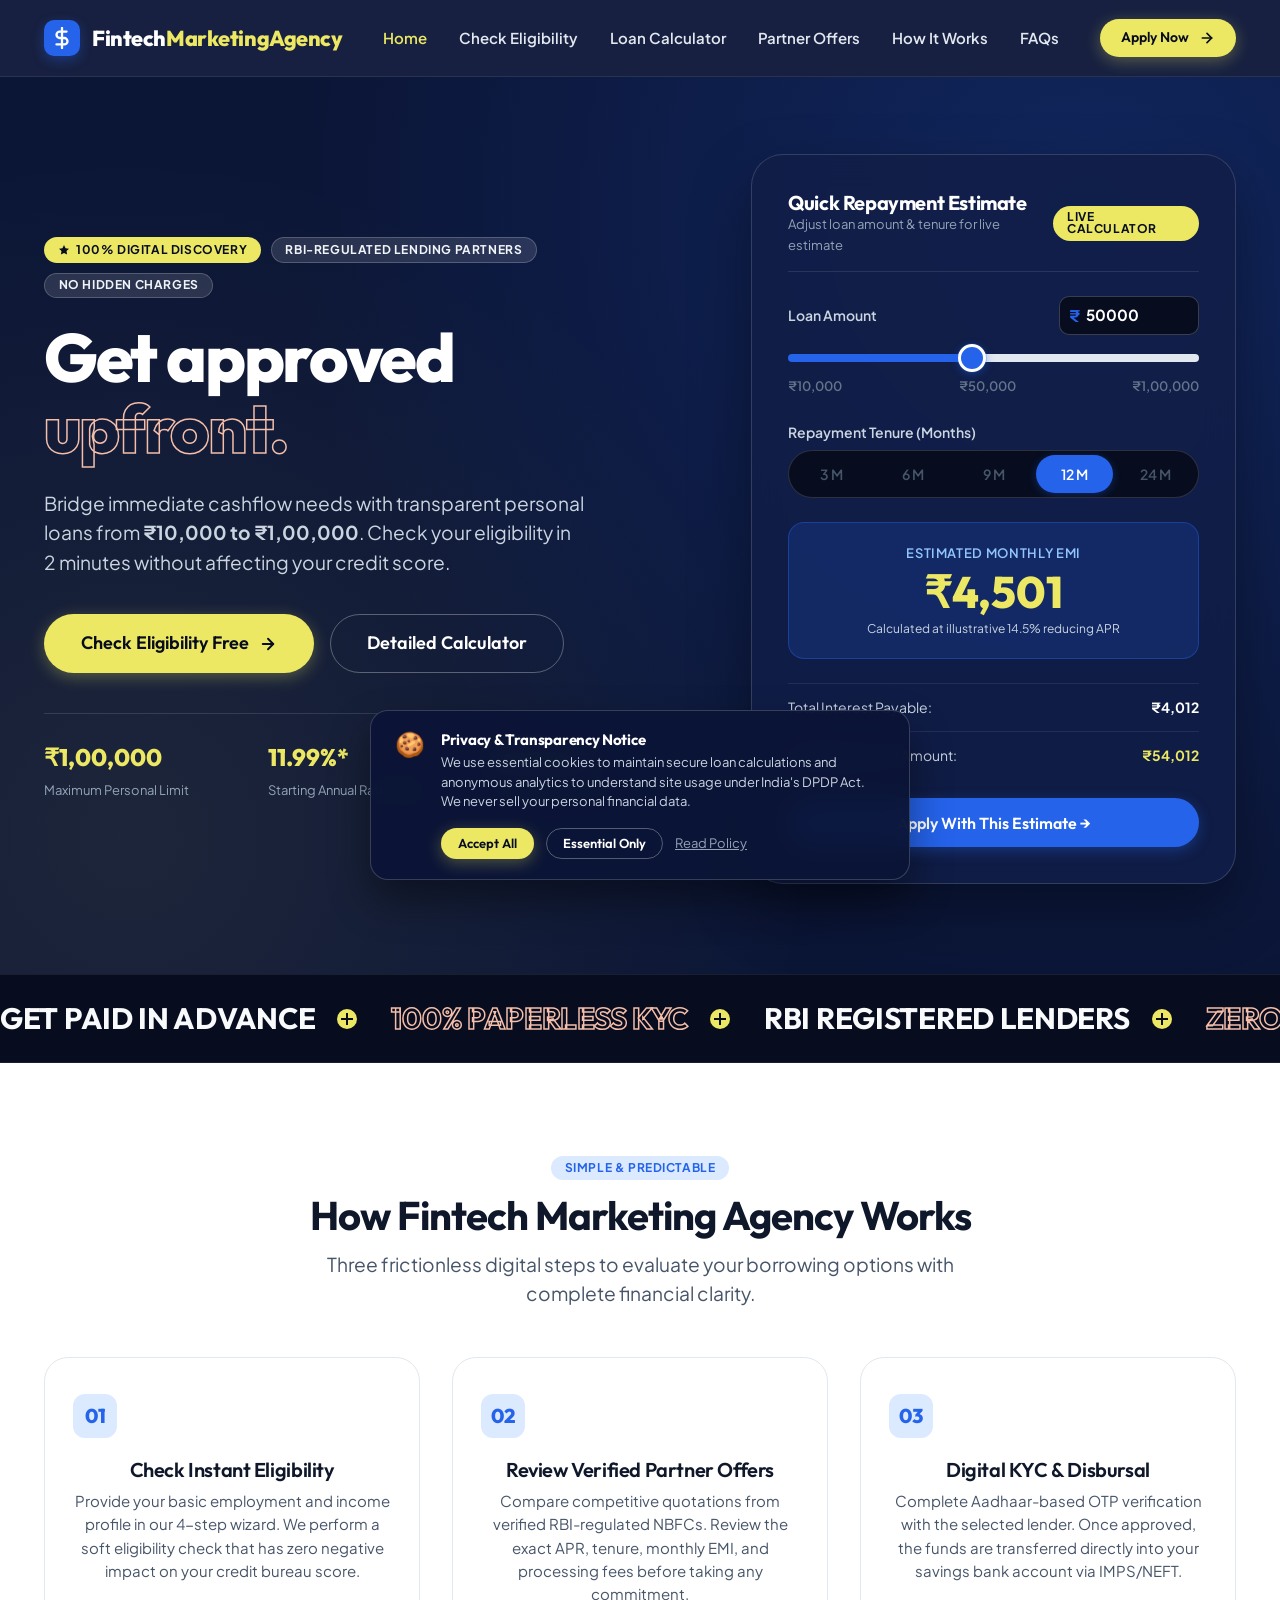
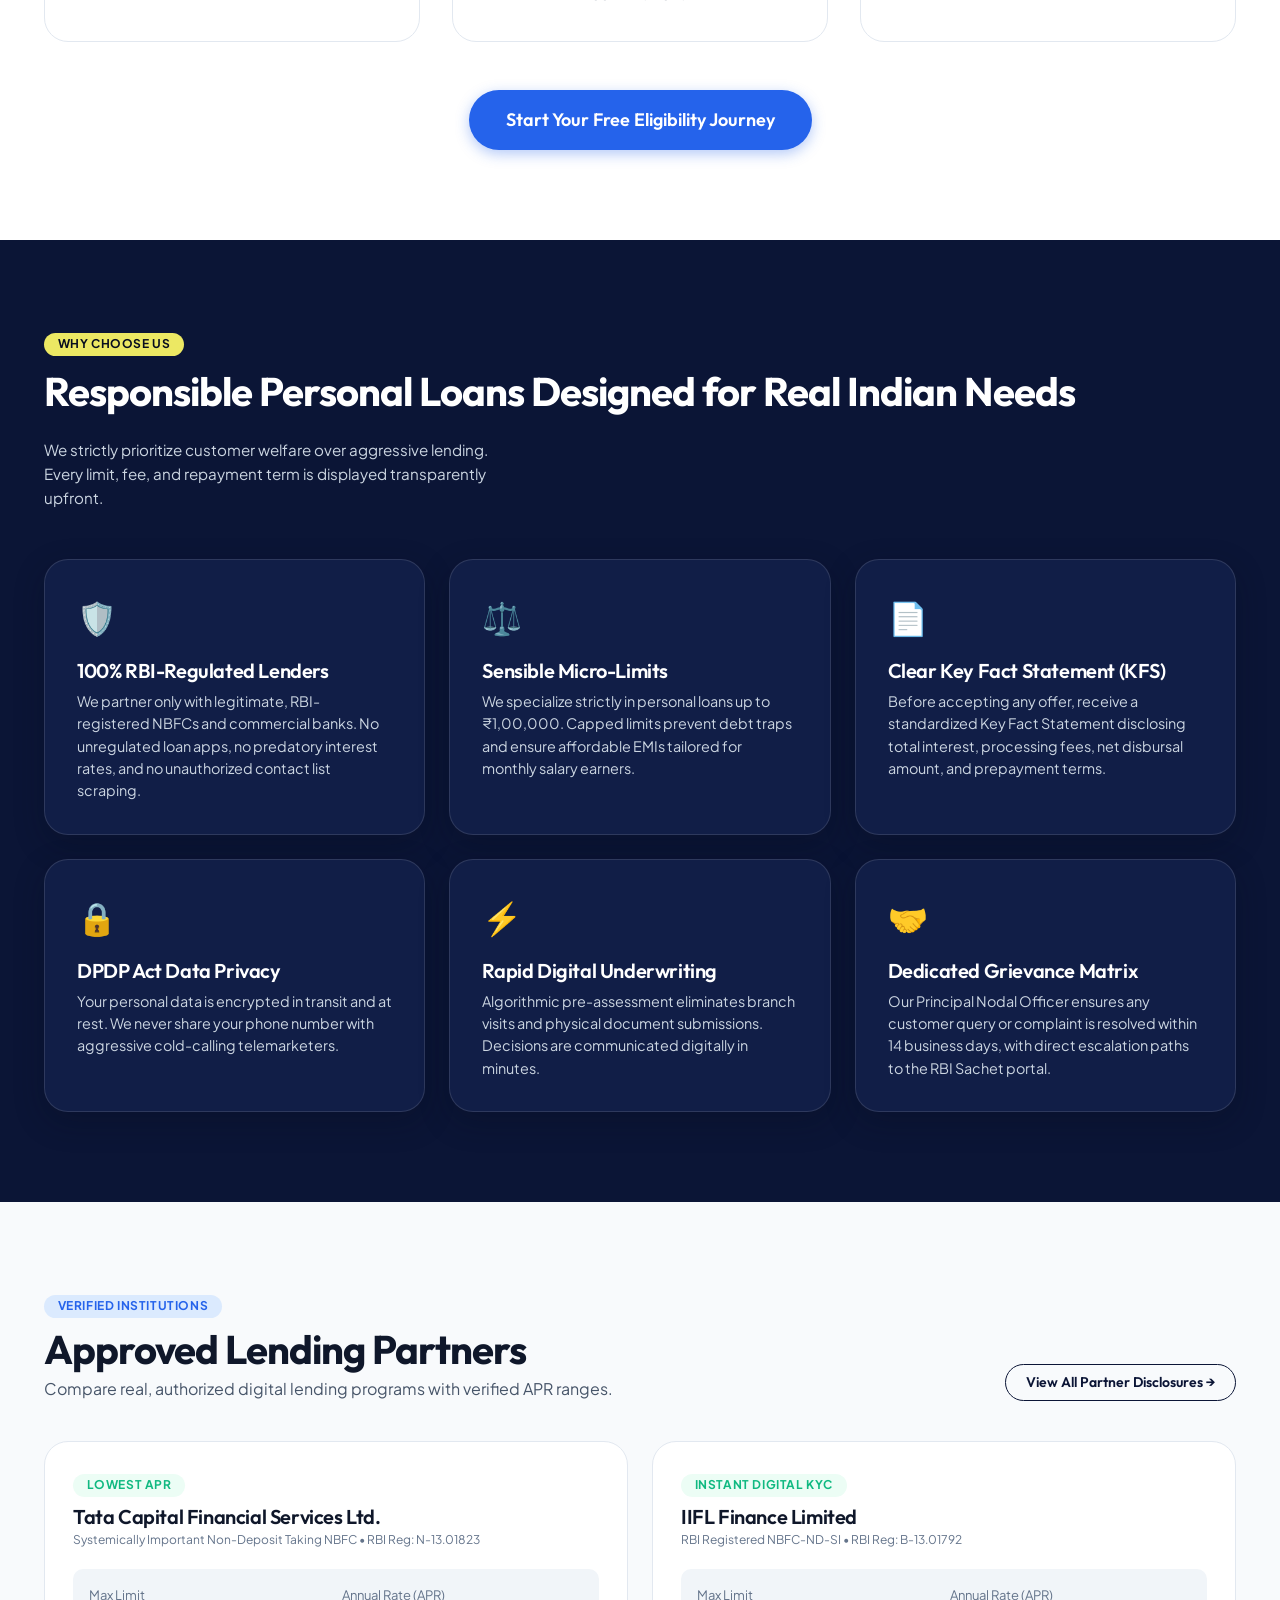
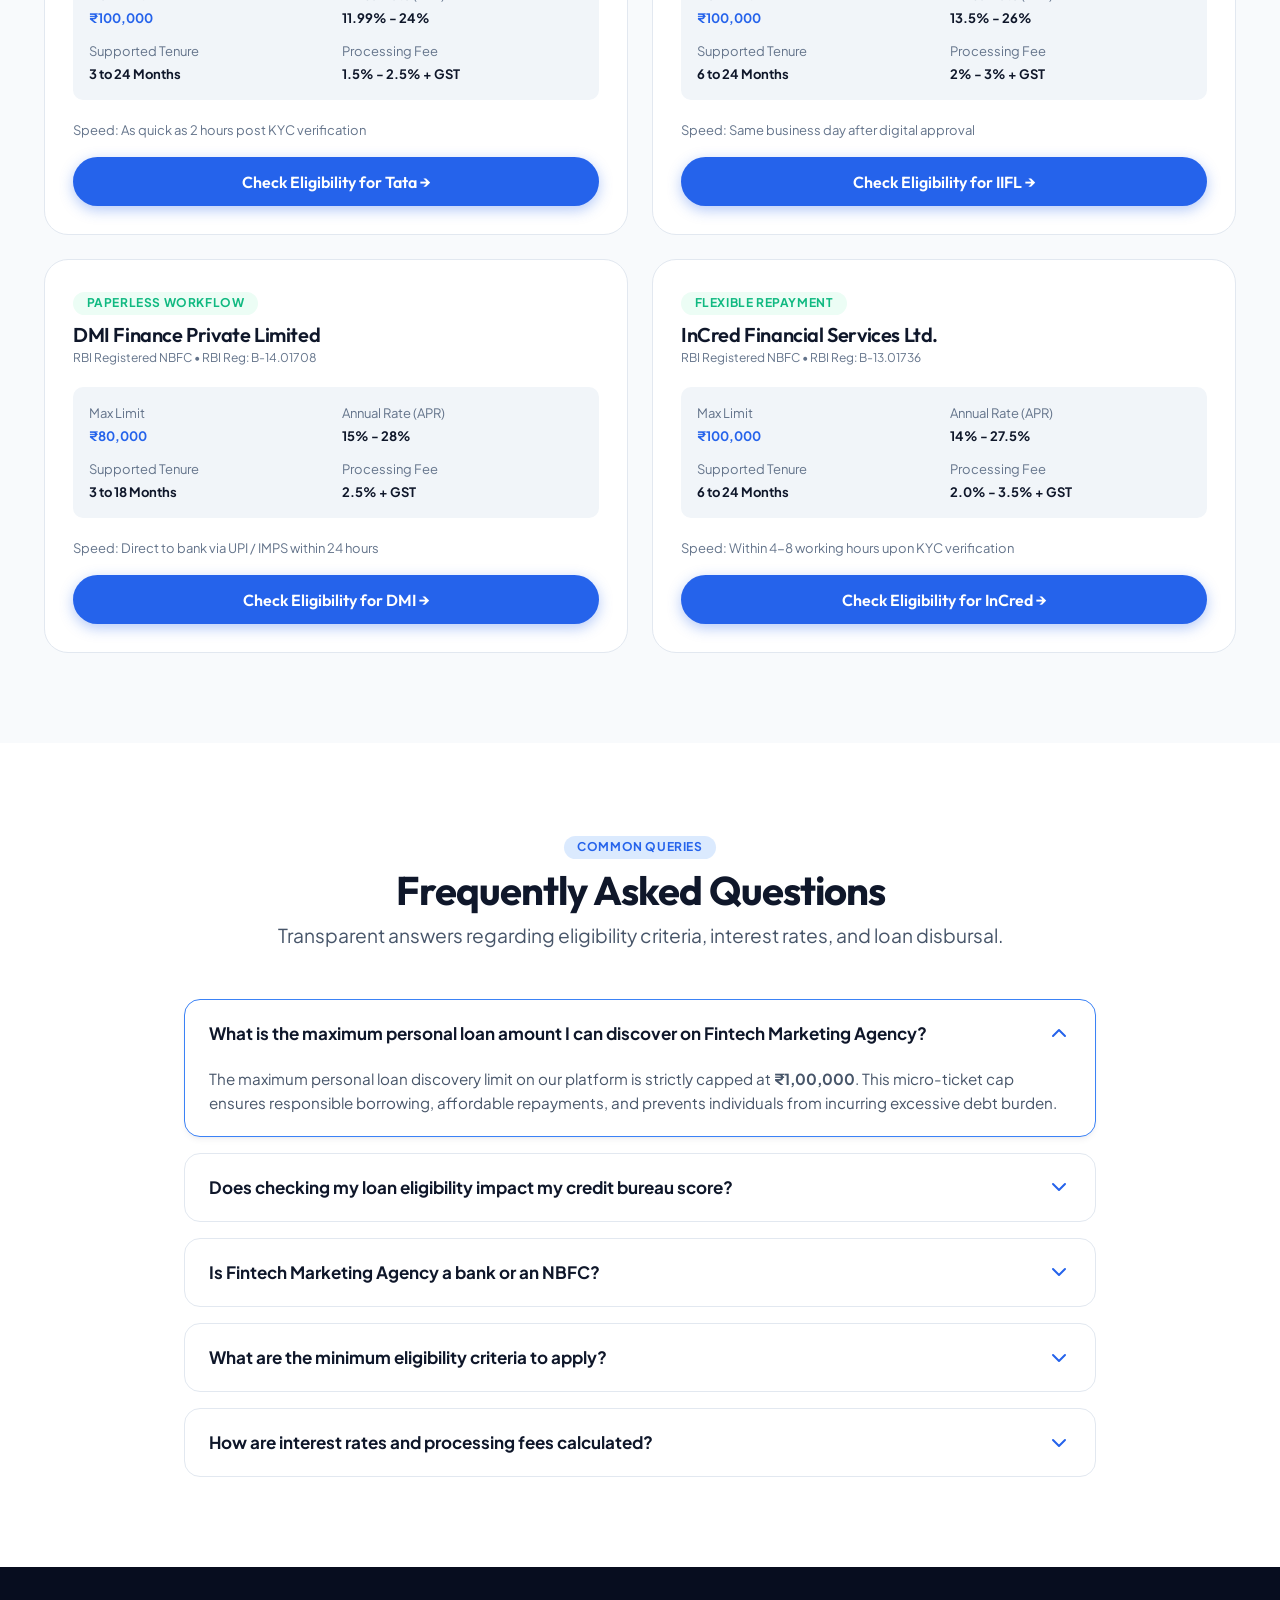
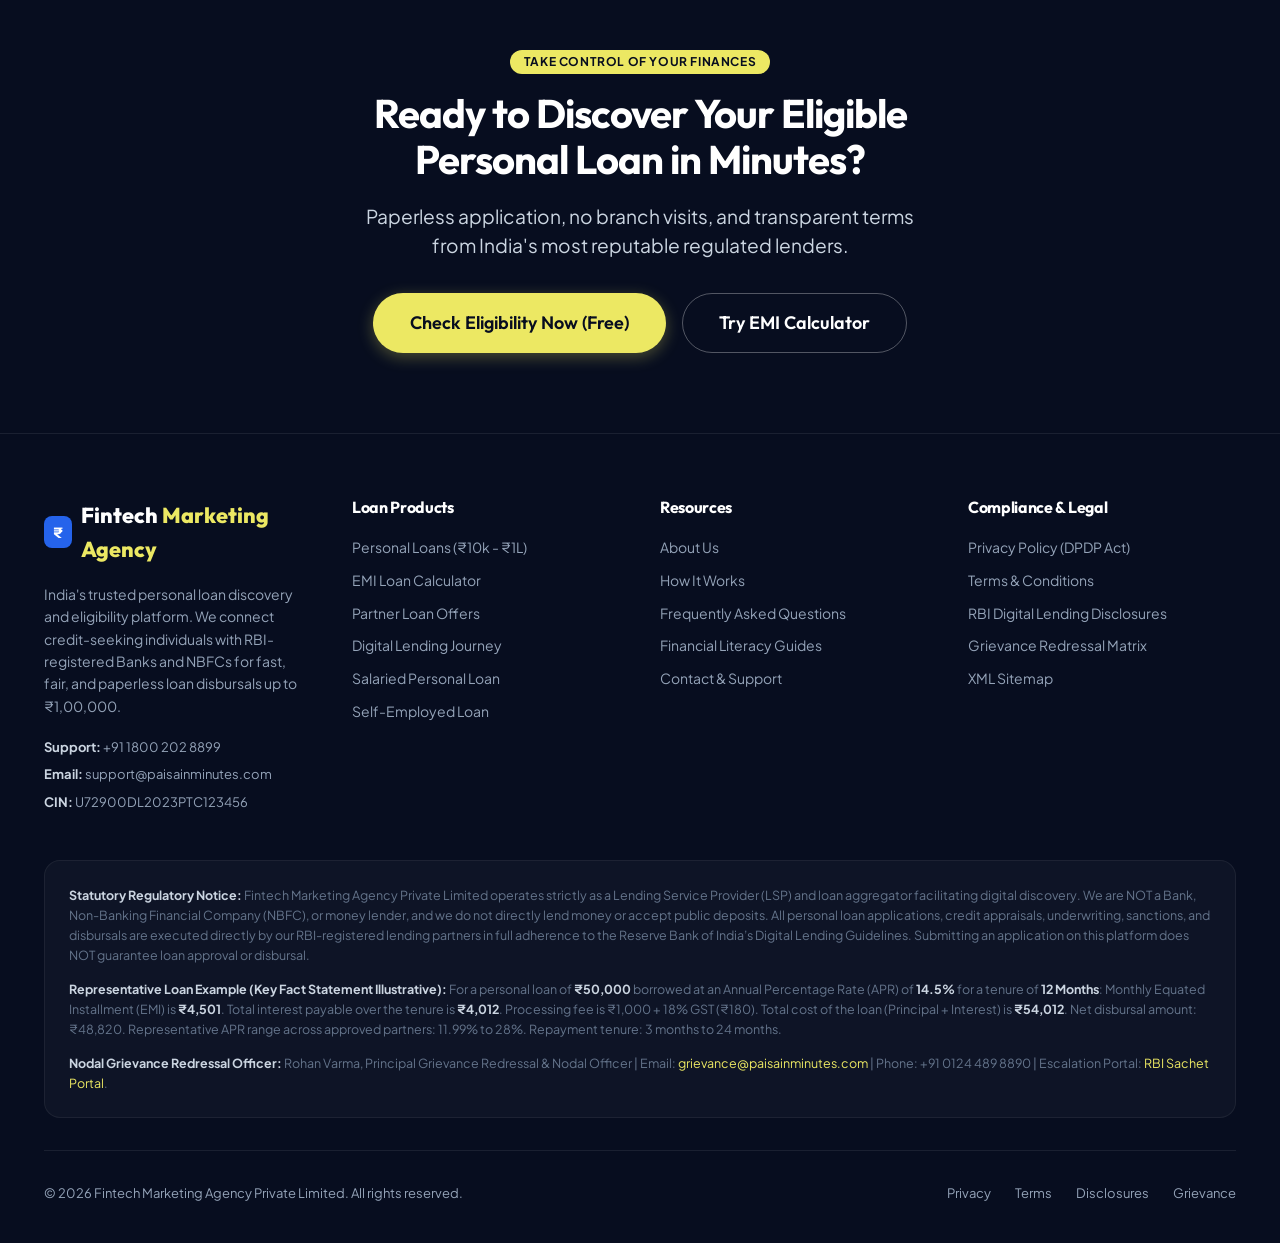
<file: index.html>
<!DOCTYPE html>
<html lang="en">
<head>
  <meta charset="UTF-8">
  <meta name="viewport" content="width=device-width, initial-scale=1.0, maximum-scale=5.0">
  <meta http-equiv="X-UA-Compatible" content="ie=edge">

  <!-- Primary SEO Meta Tags -->
  <title>Fintech Marketing Agency – Where India Discovers Fair, Fast Personal Loans | Fintech Marketing Agency</title>
  <meta name="title" content="Fintech Marketing Agency – Where India Discovers Fair, Fast Personal Loans | Fintech Marketing Agency">
  <meta name="description" content="Discover instant personal loans up to ₹1,00,000 from verified RBI-regulated NBFCs &amp; Banks. Interactive loan slider, zero hidden charges, and transparent repayment calculation.">
  <link rel="canonical" href="http://localhost:8000/">
  <meta name="robots" content="index, follow, max-image-preview:large, max-snippet:-1, max-video-preview:-1">
  <meta name="theme-color" content="#0b1536">

  <!-- Open Graph / Facebook -->
  <meta property="og:type" content="website">
  <meta property="og:url" content="http://localhost:8000/">
  <meta property="og:title" content="Fintech Marketing Agency – Where India Discovers Fair, Fast Personal Loans | Fintech Marketing Agency">
  <meta property="og:description" content="Discover instant personal loans up to ₹1,00,000 from verified RBI-regulated NBFCs &amp; Banks. Interactive loan slider, zero hidden charges, and transparent repayment calculation.">
  <meta property="og:image" content="http://localhost:8000/assets/images/og-preview.png">
  <meta property="og:site_name" content="Fintech Marketing Agency">
  <meta property="og:locale" content="en_IN">

  <!-- Twitter Cards -->
  <meta name="twitter:card" content="summary_large_image">
  <meta name="twitter:url" content="http://localhost:8000/">
  <meta name="twitter:title" content="Fintech Marketing Agency – Where India Discovers Fair, Fast Personal Loans | Fintech Marketing Agency">
  <meta name="twitter:description" content="Discover instant personal loans up to ₹1,00,000 from verified RBI-regulated NBFCs &amp; Banks. Interactive loan slider, zero hidden charges, and transparent repayment calculation.">
  <meta name="twitter:image" content="http://localhost:8000/assets/images/og-preview.png">

  <!-- Stylesheets -->
  <link rel="stylesheet" href="assets/css/design-system.css">
  <link rel="stylesheet" href="assets/css/components.css">
  <link rel="stylesheet" href="assets/css/pages.css">

  <!-- Schema.org JSON-LD Structured Data for Financial Platform & Lending Service -->
  <script type="application/ld+json">
  {
    "@context": "https://schema.org",
    "@graph": [
      {
        "@type": "Organization",
        "@id": "http://localhost:8000/#organization",
        "name": "Fintech Marketing Agency Private Limited",
        "alternateName": "Fintech Marketing Agency",
        "url": "http://localhost:8000",
        "telephone": "+91 1800 202 8899",
        "email": "support@paisainminutes.com",
        "address": {
          "@type": "PostalAddress",
          "streetAddress": "Tower B, 4th Floor, FinTech Park, Cyber City",
          "addressLocality": "Gurugram",
          "addressRegion": "Haryana",
          "postalCode": "122002",
          "addressCountry": "IN"
        }
      },
      {
        "@type": "FinancialProduct",
        "name": "Fintech Marketing Agency Personal Loan Discovery",
        "description": "Short-term personal loan discovery service up to ₹1,00,000 with flexible tenures of 3 to 24 months.",
        "provider": {
          "@id": "http://localhost:8000/#organization"
        },
        "annualPercentageRate": {
          "@type": "QuantitativeValue",
          "minValue": 11.99,
          "maxValue": 28,
          "unitText": "PERCENT"
        },
        "amount": {
          "@type": "MonetaryAmount",
          "currency": "INR",
          "minValue": 10000,
          "maxValue": 100000        }
      }
    ]
  }
  </script>

  <!-- Client-Side Analytics Configuration -->
  <script>
    window.PIM_ANALYTICS_CONFIG = {
      ga4Id: "G-DEMO12345",
      pixelId: "987654321012345",
      debug: true,
    };
  </script>
</head>
<body>
<header class="site-header" role="banner">
  <div class="container site-nav">
    <!-- Brand Logo -->
    <a href="index.html" class="nav-brand" aria-label="Fintech Marketing Agency Homepage">
      <div class="nav-brand-logo">
        <svg width="22" height="22" viewBox="0 0 24 24" fill="none" stroke="currentColor" stroke-width="2.5" stroke-linecap="round" stroke-linejoin="round">
          <line x1="12" y1="1" x2="12" y2="23"></line>
          <path d="M17 5H9.5a3.5 3.5 0 0 0 0 7h5a3.5 3.5 0 0 1 0 7H6"></path>
        </svg>
      </div>
      <div>
        Fintech<span class="accent">MarketingAgency</span>
      </div>
    </a>

    <!-- Navigation Links -->
    <nav aria-label="Main Navigation">
      <ul class="nav-links" id="navLinks">
        <li>
          <a href="index.html" class="nav-link active">Home</a>
        </li>
        <li>
          <a href="check-eligibility.html" class="nav-link ">Check Eligibility</a>
        </li>
        <li>
          <a href="personal-loan-calculator.html" class="nav-link ">Loan Calculator</a>
        </li>
        <li>
          <a href="offers.html" class="nav-link ">Partner Offers</a>
        </li>
        <li>
          <a href="how-it-works.html" class="nav-link ">How It Works</a>
        </li>
        <li>
          <a href="faq.html" class="nav-link ">FAQs</a>
        </li>
      </ul>
    </nav>

    <!-- Header Actions -->
    <div class="nav-actions">
      <a href="check-eligibility.html" class="btn btn-yellow btn-sm" id="navCtaBtn">
        Apply Now
        <svg width="16" height="16" viewBox="0 0 24 24" fill="none" stroke="currentColor" stroke-width="2.5" stroke-linecap="round" stroke-linejoin="round">
          <line x1="5" y1="12" x2="19" y2="12"></line>
          <polyline points="12 5 19 12 12 19"></polyline>
        </svg>
      </a>

      <!-- Mobile Hamburger Button -->
      <button class="nav-toggle-btn" id="navToggleBtn" aria-label="Toggle navigation menu" aria-expanded="false">
        &#9776;
      </button>
    </div>
  </div>
</header>
<main id="mainContent">

<!-- ============================================================================
     HERO SECTION
     ============================================================================ -->
<section class="hero-section" aria-label="Personal Loan Discovery Hero">
  <div class="container">
    <div class="hero-grid">
      <!-- Left Column: Copy & CTAs -->
      <div class="hero-content">
        <div class="hero-badges">
          <span class="badge badge-yellow">
            <svg width="12" height="12" viewBox="0 0 24 24" fill="currentColor">
              <path d="M12 2l3.09 6.26L22 9.27l-5 4.87 1.18 6.88L12 17.77l-6.18 3.25L7 14.14 2 9.27l6.91-1.01L12 2z"></path>
            </svg>
            100% Digital Discovery
          </span>
          <span class="badge badge-navy">RBI-Regulated Lending Partners</span>
          <span class="badge badge-navy">No Hidden Charges</span>
        </div>

        <h1 class="heading-display hero-title">
          Get approved<br>
          <span class="salmon-outline">upfront.</span>
        </h1>

        <p class="text-lead" style="color: #cbd5e1; max-width: 540px;">
          Bridge immediate cashflow needs with transparent personal loans from <strong>₹10,000 to ₹1,00,000</strong>. Check your eligibility in 2 minutes without affecting your credit score.
        </p>

        <div class="hero-ctas">
          <a href="check-eligibility.html" class="btn btn-yellow btn-lg" id="heroApplyBtn">
            Check Eligibility Free
            <svg width="18" height="18" viewBox="0 0 24 24" fill="none" stroke="currentColor" stroke-width="2.5" stroke-linecap="round" stroke-linejoin="round">
              <line x1="5" y1="12" x2="19" y2="12"></line>
              <polyline points="12 5 19 12 12 19"></polyline>
            </svg>
          </a>
          <a href="personal-loan-calculator.html" class="btn btn-outline-white btn-lg">
            Detailed Calculator
          </a>
        </div>

        <!-- Verified Trust Statistics -->
        <div class="hero-trust-metrics">
          <div>
            <div class="metric-number">₹1,00,000</div>
            <div class="metric-label">Maximum Personal Limit</div>
          </div>
          <div>
            <div class="metric-number">11.99%*</div>
            <div class="metric-label">Starting Annual Rate (APR)</div>
          </div>
          <div>
            <div class="metric-number">24 Hours</div>
            <div class="metric-label">Fast Digital Disbursal</div>
          </div>
        </div>
      </div>

      <!-- Right Column: Interactive Hero Loan Amount Slider & Live Estimate -->
      <div>
        <div class="hero-calc-card">
          <div class="calc-card-header">
            <div>
              <h3 style="font-size: 1.25rem; font-weight: 700; color: #fff;">Quick Repayment Estimate</h3>
              <p style="font-size: 0.8125rem; color: #94a3b8;">Adjust loan amount & tenure for live estimate</p>
            </div>
            <span class="badge badge-yellow">Live Calculator</span>
          </div>

          <!-- Loan Amount Slider & Input -->
          <div class="form-group" style="margin-bottom: 1.5rem;">
            <div style="display:flex; justify-content:space-between; align-items:center; margin-bottom: 0.5rem;">
              <label for="calcSliderAmount" class="form-label" style="color: #cbd5e1; margin-bottom: 0;">Loan Amount</label>
              <div style="position:relative; width: 140px;">
                <span style="position:absolute; left:10px; top:50%; transform:translateY(-50%); color:#2563eb; font-weight:700;">₹</span>
                <input type="number" id="calcInputAmount" class="form-control" value="50000" min="10000" max="100000" step="5000" style="padding-left:26px; padding-top:6px; padding-bottom:6px; font-weight:700; background:#070d1f; color:#fff; border-color:rgba(255,255,255,0.2);">
              </div>
            </div>
            <input type="range" id="calcSliderAmount" class="range-slider" min="10000" max="100000" step="5000" value="50000" aria-label="Loan Amount Slider">
            <div class="range-slider-labels">
              <span>₹10,000</span>
              <span>₹50,000</span>
              <span>₹1,00,000</span>
            </div>
          </div>

          <!-- Tenure Selector -->
          <div class="form-group">
            <label class="form-label" style="color: #cbd5e1;">Repayment Tenure (Months)</label>
            <div class="segmented-control" style="background:#070d1f; border-color:rgba(255,255,255,0.15);">
              <button type="button" class="segmented-pill" data-tenure-pill="3">3 M</button>
              <button type="button" class="segmented-pill" data-tenure-pill="6">6 M</button>
              <button type="button" class="segmented-pill" data-tenure-pill="9">9 M</button>
              <button type="button" class="segmented-pill active" data-tenure-pill="12">12 M</button>
              <button type="button" class="segmented-pill" data-tenure-pill="24">24 M</button>
            </div>
          </div>

          <!-- Hidden default rate for quick hero calculator -->
          <input type="hidden" id="calcSliderRate" value="14.5">
          <input type="hidden" id="calcInputRate" value="14.5">

          <!-- Live Estimated EMI Display -->
          <div class="hero-emi-display">
            <div style="font-size: 0.8125rem; font-weight: 600; text-transform: uppercase; letter-spacing: 0.05em; color: #93c5fd;">
              Estimated Monthly EMI
            </div>
            <div class="emi-amount-large" id="calcEmiDisplay">₹4,502</div>
            <div style="font-size: 0.75rem; color: #cbd5e1;">
              Calculated at illustrative 14.5% reducing APR
            </div>
          </div>

          <!-- Repayment Breakdown Row -->
          <div style="display:flex; justify-content:space-between; padding:0.75rem 0; font-size:0.875rem; border-top:1px solid rgba(255,255,255,0.08); color:#cbd5e1;">
            <span>Total Interest Payable:</span>
            <strong id="calcTotalInterestDisplay" style="color:#fff;">₹4,024</strong>
          </div>
          <div style="display:flex; justify-content:space-between; padding:0.75rem 0; font-size:0.875rem; border-top:1px solid rgba(255,255,255,0.08); color:#cbd5e1;">
            <span>Total Repayment Amount:</span>
            <strong id="calcTotalPaymentDisplay" style="color:var(--color-accent-yellow);">₹54,024</strong>
          </div>

          <div style="margin-top: 1.25rem;">
            <a href="check-eligibility.html" class="btn btn-primary btn-block">
              Apply With This Estimate &rarr;
            </a>
          </div>
        </div>
      </div>
    </div>
  </div>
</section>

<!-- ============================================================================
     MARQUEE TICKER (Milestone Inspired Continuous Motion)
     ============================================================================ -->
<div class="section-navy" style="padding: 0; background: #070d1f;">
  <div class="marquee-container" aria-hidden="true">
    <div class="marquee-track">
      <div class="marquee-item"><span>Get Paid In Advance</span><svg class="marquee-icon" viewBox="0 0 24 24"><circle cx="12" cy="12" r="10"></circle><path d="M12 6v12M6 12h12" stroke="#070d1f" stroke-width="2"></path></svg></div>
      <div class="marquee-item text-outline"><span>100% Paperless KYC</span><svg class="marquee-icon" viewBox="0 0 24 24"><circle cx="12" cy="12" r="10"></circle><path d="M12 6v12M6 12h12" stroke="#070d1f" stroke-width="2"></path></svg></div>
      <div class="marquee-item"><span>RBI Registered Lenders</span><svg class="marquee-icon" viewBox="0 0 24 24"><circle cx="12" cy="12" r="10"></circle><path d="M12 6v12M6 12h12" stroke="#070d1f" stroke-width="2"></path></svg></div>
      <div class="marquee-item text-outline"><span>Zero Prepayment Penalties</span><svg class="marquee-icon" viewBox="0 0 24 24"><circle cx="12" cy="12" r="10"></circle><path d="M12 6v12M6 12h12" stroke="#070d1f" stroke-width="2"></path></svg></div>
      <div class="marquee-item"><span>Funds Disbursed In Minutes</span><svg class="marquee-icon" viewBox="0 0 24 24"><circle cx="12" cy="12" r="10"></circle><path d="M12 6v12M6 12h12" stroke="#070d1f" stroke-width="2"></path></svg></div>
    </div>
    <div class="marquee-track" aria-hidden="true">
      <div class="marquee-item"><span>Get Paid In Advance</span><svg class="marquee-icon" viewBox="0 0 24 24"><circle cx="12" cy="12" r="10"></circle><path d="M12 6v12M6 12h12" stroke="#070d1f" stroke-width="2"></path></svg></div>
      <div class="marquee-item text-outline"><span>100% Paperless KYC</span><svg class="marquee-icon" viewBox="0 0 24 24"><circle cx="12" cy="12" r="10"></circle><path d="M12 6v12M6 12h12" stroke="#070d1f" stroke-width="2"></path></svg></div>
      <div class="marquee-item"><span>RBI Registered Lenders</span><svg class="marquee-icon" viewBox="0 0 24 24"><circle cx="12" cy="12" r="10"></circle><path d="M12 6v12M6 12h12" stroke="#070d1f" stroke-width="2"></path></svg></div>
      <div class="marquee-item text-outline"><span>Zero Prepayment Penalties</span><svg class="marquee-icon" viewBox="0 0 24 24"><circle cx="12" cy="12" r="10"></circle><path d="M12 6v12M6 12h12" stroke="#070d1f" stroke-width="2"></path></svg></div>
      <div class="marquee-item"><span>Funds Disbursed In Minutes</span><svg class="marquee-icon" viewBox="0 0 24 24"><circle cx="12" cy="12" r="10"></circle><path d="M12 6v12M6 12h12" stroke="#070d1f" stroke-width="2"></path></svg></div>
    </div>
  </div>
</div>

<!-- ============================================================================
     HOW IT WORKS (3 Step Clear Digital Journey)
     ============================================================================ -->
<section class="section" style="background:#ffffff;" aria-labelledby="howItWorksHeading">
  <div class="container text-center">
    <span class="badge badge-royal">Simple & Predictable</span>
    <h2 id="howItWorksHeading" class="heading-2" style="margin-top: 0.75rem; margin-bottom: 0.75rem;">
      How Fintech Marketing Agency Works
    </h2>
    <p class="text-lead" style="max-width: 640px; margin: 0 auto;">
      Three frictionless digital steps to evaluate your borrowing options with complete financial clarity.
    </p>

    <div class="process-grid text-left">
      <!-- Step 1 -->
      <div class="process-step-card">
        <div class="process-step-num">01</div>
        <h3 class="heading-4" style="margin-bottom: 0.5rem;">Check Instant Eligibility</h3>
        <p style="color: var(--text-secondary); font-size: 0.9375rem; line-height: 1.55;">
          Provide your basic employment and income profile in our 4-step wizard. We perform a soft eligibility check that has zero negative impact on your credit bureau score.
        </p>
      </div>

      <!-- Step 2 -->
      <div class="process-step-card">
        <div class="process-step-num">02</div>
        <h3 class="heading-4" style="margin-bottom: 0.5rem;">Review Verified Partner Offers</h3>
        <p style="color: var(--text-secondary); font-size: 0.9375rem; line-height: 1.55;">
          Compare competitive quotations from verified RBI-regulated NBFCs. Review the exact APR, tenure, monthly EMI, and processing fees before taking any commitment.
        </p>
      </div>

      <!-- Step 3 -->
      <div class="process-step-card">
        <div class="process-step-num">03</div>
        <h3 class="heading-4" style="margin-bottom: 0.5rem;">Digital KYC & Disbursal</h3>
        <p style="color: var(--text-secondary); font-size: 0.9375rem; line-height: 1.55;">
          Complete Aadhaar-based OTP verification with the selected lender. Once approved, the funds are transferred directly into your savings bank account via IMPS/NEFT.
        </p>
      </div>
    </div>

    <div style="margin-top: 3rem;">
      <a href="check-eligibility.html" class="btn btn-primary btn-lg">
        Start Your Free Eligibility Journey
      </a>
    </div>
  </div>
</section>

<!-- ============================================================================
     CORE VALUE PROPOSITIONS & PRODUCT BENEFITS
     ============================================================================ -->
<section class="section section-navy" aria-labelledby="benefitsHeading">
  <div class="container">
    <div style="display:flex; justify-content:space-between; align-items:flex-end; flex-wrap:wrap; gap:1.5rem; margin-bottom: 3rem;">
      <div>
        <span class="badge badge-yellow">Why Choose Us</span>
        <h2 id="benefitsHeading" class="heading-2" style="margin-top: 0.75rem; color: #fff;">
          Responsible Personal Loans Designed for Real Indian Needs
        </h2>
      </div>
      <p style="color: #cbd5e1; max-width: 480px; font-size: 0.95rem;">
        We strictly prioritize customer welfare over aggressive lending. Every limit, fee, and repayment term is displayed transparently upfront.
      </p>
    </div>

    <div class="grid grid-cols-3">
      <!-- Card 1 -->
      <div class="card card-navy">
        <div style="font-size: 2rem; margin-bottom: 1rem;">🛡️</div>
        <h3 class="heading-4" style="color: #fff; margin-bottom: 0.5rem;">100% RBI-Regulated Lenders</h3>
        <p style="color: #cbd5e1; font-size: 0.9rem; line-height: 1.55;">
          We partner only with legitimate, RBI-registered NBFCs and commercial banks. No unregulated loan apps, no predatory interest rates, and no unauthorized contact list scraping.
        </p>
      </div>

      <!-- Card 2 -->
      <div class="card card-navy">
        <div style="font-size: 2rem; margin-bottom: 1rem;">⚖️</div>
        <h3 class="heading-4" style="color: #fff; margin-bottom: 0.5rem;">Sensible Micro-Limits</h3>
        <p style="color: #cbd5e1; font-size: 0.9rem; line-height: 1.55;">
          We specialize strictly in personal loans up to ₹1,00,000. Capped limits prevent debt traps and ensure affordable EMIs tailored for monthly salary earners.
        </p>
      </div>

      <!-- Card 3 -->
      <div class="card card-navy">
        <div style="font-size: 2rem; margin-bottom: 1rem;">📄</div>
        <h3 class="heading-4" style="color: #fff; margin-bottom: 0.5rem;">Clear Key Fact Statement (KFS)</h3>
        <p style="color: #cbd5e1; font-size: 0.9rem; line-height: 1.55;">
          Before accepting any offer, receive a standardized Key Fact Statement disclosing total interest, processing fees, net disbursal amount, and prepayment terms.
        </p>
      </div>

      <!-- Card 4 -->
      <div class="card card-navy">
        <div style="font-size: 2rem; margin-bottom: 1rem;">🔒</div>
        <h3 class="heading-4" style="color: #fff; margin-bottom: 0.5rem;">DPDP Act Data Privacy</h3>
        <p style="color: #cbd5e1; font-size: 0.9rem; line-height: 1.55;">
          Your personal data is encrypted in transit and at rest. We never share your phone number with aggressive cold-calling telemarketers.
        </p>
      </div>

      <!-- Card 5 -->
      <div class="card card-navy">
        <div style="font-size: 2rem; margin-bottom: 1rem;">⚡</div>
        <h3 class="heading-4" style="color: #fff; margin-bottom: 0.5rem;">Rapid Digital Underwriting</h3>
        <p style="color: #cbd5e1; font-size: 0.9rem; line-height: 1.55;">
          Algorithmic pre-assessment eliminates branch visits and physical document submissions. Decisions are communicated digitally in minutes.
        </p>
      </div>

      <!-- Card 6 -->
      <div class="card card-navy">
        <div style="font-size: 2rem; margin-bottom: 1rem;">🤝</div>
        <h3 class="heading-4" style="color: #fff; margin-bottom: 0.5rem;">Dedicated Grievance Matrix</h3>
        <p style="color: #cbd5e1; font-size: 0.9rem; line-height: 1.55;">
          Our Principal Nodal Officer ensures any customer query or complaint is resolved within 14 business days, with direct escalation paths to the RBI Sachet portal.
        </p>
      </div>
    </div>
  </div>
</section>

<!-- ============================================================================
     APPROVED LENDING PARTNER OFFERS (Live Configured NBFCs)
     ============================================================================ -->
<section class="section" style="background:#f8fafc;" aria-labelledby="offersPreviewHeading">
  <div class="container">
    <div style="display:flex; justify-content:space-between; align-items:flex-end; flex-wrap:wrap; gap:1.5rem; margin-bottom: 2.5rem;">
      <div>
        <span class="badge badge-royal">Verified Institutions</span>
        <h2 id="offersPreviewHeading" class="heading-2" style="margin-top: 0.5rem;">
          Approved Lending Partners
        </h2>
        <p style="color: var(--text-secondary); margin-top: 0.25rem;">
          Compare real, authorized digital lending programs with verified APR ranges.
        </p>
      </div>
      <a href="offers.html" class="btn btn-outline-navy btn-sm">
        View All Partner Disclosures &rarr;
      </a>
    </div>

    <div class="grid grid-cols-2" style="gap: 1.5rem;">
              <div class="offer-card">
          <div>
            <div class="offer-header">
              <div>
                <span class="badge badge-emerald" style="margin-bottom: 0.5rem;">Lowest APR</span>
                <h3 class="heading-4">Tata Capital Financial Services Ltd.</h3>
                <div style="font-size: 0.75rem; color: var(--text-muted); margin-top: 2px;">
                  Systemically Important Non-Deposit Taking NBFC &bull; RBI Reg: N-13.01823                </div>
              </div>
            </div>

            <div class="offer-features-grid">
              <div class="offer-feature-item">
                <div class="feature-title">Max Limit</div>
                <div class="feature-val" style="color:#2563eb;">₹100,000</div>
              </div>
              <div class="offer-feature-item">
                <div class="feature-title">Annual Rate (APR)</div>
                <div class="feature-val">11.99% - 24%</div>
              </div>
              <div class="offer-feature-item">
                <div class="feature-title">Supported Tenure</div>
                <div class="feature-val">3 to 24 Months</div>
              </div>
              <div class="offer-feature-item">
                <div class="feature-title">Processing Fee</div>
                <div class="feature-val">1.5% - 2.5% + GST</div>
              </div>
            </div>

            <p style="font-size: 0.8125rem; color: var(--text-muted); margin-bottom: 1rem;">
              Speed: As quick as 2 hours post KYC verification            </p>
          </div>

          <a href="check-eligibility.html?partner=tata-capital" class="btn btn-primary btn-block" data-partner-outbound="tata-capital" data-partner-name="Tata Capital Financial Services Ltd.">
            Check Eligibility for Tata &rarr;
          </a>
        </div>
              <div class="offer-card">
          <div>
            <div class="offer-header">
              <div>
                <span class="badge badge-emerald" style="margin-bottom: 0.5rem;">Instant Digital KYC</span>
                <h3 class="heading-4">IIFL Finance Limited</h3>
                <div style="font-size: 0.75rem; color: var(--text-muted); margin-top: 2px;">
                  RBI Registered NBFC-ND-SI &bull; RBI Reg: B-13.01792                </div>
              </div>
            </div>

            <div class="offer-features-grid">
              <div class="offer-feature-item">
                <div class="feature-title">Max Limit</div>
                <div class="feature-val" style="color:#2563eb;">₹100,000</div>
              </div>
              <div class="offer-feature-item">
                <div class="feature-title">Annual Rate (APR)</div>
                <div class="feature-val">13.5% - 26%</div>
              </div>
              <div class="offer-feature-item">
                <div class="feature-title">Supported Tenure</div>
                <div class="feature-val">6 to 24 Months</div>
              </div>
              <div class="offer-feature-item">
                <div class="feature-title">Processing Fee</div>
                <div class="feature-val">2% - 3% + GST</div>
              </div>
            </div>

            <p style="font-size: 0.8125rem; color: var(--text-muted); margin-bottom: 1rem;">
              Speed: Same business day after digital approval            </p>
          </div>

          <a href="check-eligibility.html?partner=iifl-finance" class="btn btn-primary btn-block" data-partner-outbound="iifl-finance" data-partner-name="IIFL Finance Limited">
            Check Eligibility for IIFL &rarr;
          </a>
        </div>
              <div class="offer-card">
          <div>
            <div class="offer-header">
              <div>
                <span class="badge badge-emerald" style="margin-bottom: 0.5rem;">Paperless Workflow</span>
                <h3 class="heading-4">DMI Finance Private Limited</h3>
                <div style="font-size: 0.75rem; color: var(--text-muted); margin-top: 2px;">
                  RBI Registered NBFC &bull; RBI Reg: B-14.01708                </div>
              </div>
            </div>

            <div class="offer-features-grid">
              <div class="offer-feature-item">
                <div class="feature-title">Max Limit</div>
                <div class="feature-val" style="color:#2563eb;">₹80,000</div>
              </div>
              <div class="offer-feature-item">
                <div class="feature-title">Annual Rate (APR)</div>
                <div class="feature-val">15% - 28%</div>
              </div>
              <div class="offer-feature-item">
                <div class="feature-title">Supported Tenure</div>
                <div class="feature-val">3 to 18 Months</div>
              </div>
              <div class="offer-feature-item">
                <div class="feature-title">Processing Fee</div>
                <div class="feature-val">2.5% + GST</div>
              </div>
            </div>

            <p style="font-size: 0.8125rem; color: var(--text-muted); margin-bottom: 1rem;">
              Speed: Direct to bank via UPI / IMPS within 24 hours            </p>
          </div>

          <a href="check-eligibility.html?partner=dmi-finance" class="btn btn-primary btn-block" data-partner-outbound="dmi-finance" data-partner-name="DMI Finance Private Limited">
            Check Eligibility for DMI &rarr;
          </a>
        </div>
              <div class="offer-card">
          <div>
            <div class="offer-header">
              <div>
                <span class="badge badge-emerald" style="margin-bottom: 0.5rem;">Flexible Repayment</span>
                <h3 class="heading-4">InCred Financial Services Ltd.</h3>
                <div style="font-size: 0.75rem; color: var(--text-muted); margin-top: 2px;">
                  RBI Registered NBFC &bull; RBI Reg: B-13.01736                </div>
              </div>
            </div>

            <div class="offer-features-grid">
              <div class="offer-feature-item">
                <div class="feature-title">Max Limit</div>
                <div class="feature-val" style="color:#2563eb;">₹100,000</div>
              </div>
              <div class="offer-feature-item">
                <div class="feature-title">Annual Rate (APR)</div>
                <div class="feature-val">14% - 27.5%</div>
              </div>
              <div class="offer-feature-item">
                <div class="feature-title">Supported Tenure</div>
                <div class="feature-val">6 to 24 Months</div>
              </div>
              <div class="offer-feature-item">
                <div class="feature-title">Processing Fee</div>
                <div class="feature-val">2.0% - 3.5% + GST</div>
              </div>
            </div>

            <p style="font-size: 0.8125rem; color: var(--text-muted); margin-bottom: 1rem;">
              Speed: Within 4-8 working hours upon KYC verification            </p>
          </div>

          <a href="check-eligibility.html?partner=incred-financial" class="btn btn-primary btn-block" data-partner-outbound="incred-financial" data-partner-name="InCred Financial Services Ltd.">
            Check Eligibility for InCred &rarr;
          </a>
        </div>
          </div>
  </div>
</section>

<!-- ============================================================================
     FREQUENTLY ASKED QUESTIONS (Interactive Accordion)
     ============================================================================ -->
<section class="section" style="background:#ffffff;" aria-labelledby="faqHeading">
  <div class="container container-narrow">
    <div class="text-center" style="margin-bottom: 3rem;">
      <span class="badge badge-royal">Common Queries</span>
      <h2 id="faqHeading" class="heading-2" style="margin-top: 0.5rem; margin-bottom: 0.5rem;">
        Frequently Asked Questions
      </h2>
      <p class="text-lead">
        Transparent answers regarding eligibility criteria, interest rates, and loan disbursal.
      </p>
    </div>

    <div class="accordion">
      <div class="accordion-item open">
        <div class="accordion-header" tabindex="0" role="button" aria-expanded="true">
          <span>What is the maximum personal loan amount I can discover on Fintech Marketing Agency?</span>
          <svg class="accordion-icon" viewBox="0 0 24 24" fill="none" stroke-width="2" stroke-linecap="round" stroke-linejoin="round">
            <polyline points="6 9 12 15 18 9"></polyline>
          </svg>
        </div>
        <div class="accordion-body" style="max-height: 200px;">
          The maximum personal loan discovery limit on our platform is strictly capped at <strong>₹1,00,000</strong>. This micro-ticket cap ensures responsible borrowing, affordable repayments, and prevents individuals from incurring excessive debt burden.
        </div>
      </div>

      <div class="accordion-item">
        <div class="accordion-header" tabindex="0" role="button" aria-expanded="false">
          <span>Does checking my loan eligibility impact my credit bureau score?</span>
          <svg class="accordion-icon" viewBox="0 0 24 24" fill="none" stroke-width="2" stroke-linecap="round" stroke-linejoin="round">
            <polyline points="6 9 12 15 18 9"></polyline>
          </svg>
        </div>
        <div class="accordion-body">
          No. The initial eligibility assessment on Fintech Marketing Agency uses a pre-screening soft inquiry model that does NOT record a hard credit inquiry on your CIBIL or Experian credit report. A formal credit appraisal is initiated only after you review and select a specific loan quotation.
        </div>
      </div>

      <div class="accordion-item">
        <div class="accordion-header" tabindex="0" role="button" aria-expanded="false">
          <span>Is Fintech Marketing Agency a bank or an NBFC?</span>
          <svg class="accordion-icon" viewBox="0 0 24 24" fill="none" stroke-width="2" stroke-linecap="round" stroke-linejoin="round">
            <polyline points="6 9 12 15 18 9"></polyline>
          </svg>
        </div>
        <div class="accordion-body">
          Fintech Marketing Agency is an authorized digital Lending Service Provider (LSP) and loan discovery aggregator. We do not directly lend money or collect public deposits. All loans are sanctioned and disbursed directly by our verified, RBI-registered lending partners (such as Tata Capital, IIFL Finance, DMI Finance, etc.) subject to credit underwriting.
        </div>
      </div>

      <div class="accordion-item">
        <div class="accordion-header" tabindex="0" role="button" aria-expanded="false">
          <span>What are the minimum eligibility criteria to apply?</span>
          <svg class="accordion-icon" viewBox="0 0 24 24" fill="none" stroke-width="2" stroke-linecap="round" stroke-linejoin="round">
            <polyline points="6 9 12 15 18 9"></polyline>
          </svg>
        </div>
        <div class="accordion-body">
          To qualify for a personal loan: You must be an Indian citizen aged between 21 and 58 years; earn a regular monthly in-hand income of at least ₹10,000 (salaried or self-employed); possess an active Aadhaar card and PAN card; and maintain an active savings bank account with mobile banking or net banking facilities.
        </div>
      </div>

      <div class="accordion-item">
        <div class="accordion-header" tabindex="0" role="button" aria-expanded="false">
          <span>How are interest rates and processing fees calculated?</span>
          <svg class="accordion-icon" viewBox="0 0 24 24" fill="none" stroke-width="2" stroke-linecap="round" stroke-linejoin="round">
            <polyline points="6 9 12 15 18 9"></polyline>
          </svg>
        </div>
        <div class="accordion-body">
          Interest rates range from 11.99% to 28% per annum calculated on a standard reducing-balance method. Processing fees typically range from 1.5% to 3% plus 18% GST of the sanctioned loan amount, which is deducted from the disbursed amount with zero hidden charges.
        </div>
      </div>
    </div>
  </div>
</section>

<!-- ============================================================================
     FINAL CALL TO ACTION BANNER
     ============================================================================ -->
<section class="section" style="background:var(--color-navy-950); padding: 5rem 0; color:#fff;" aria-label="Apply Now Banner">
  <div class="container text-center">
    <span class="badge badge-yellow" style="margin-bottom: 1rem;">Take Control of Your Finances</span>
    <h2 class="heading-2" style="color: #fff; max-width: 680px; margin: 0 auto 1.25rem auto;">
      Ready to Discover Your Eligible Personal Loan in Minutes?
    </h2>
    <p class="text-lead" style="color: #cbd5e1; max-width: 580px; margin: 0 auto 2rem auto;">
      Paperless application, no branch visits, and transparent terms from India's most reputable regulated lenders.
    </p>
    <div style="display:flex; justify-content:center; gap:1rem; flex-wrap:wrap;">
      <a href="check-eligibility.html" class="btn btn-yellow btn-lg">
        Check Eligibility Now (Free)
      </a>
      <a href="personal-loan-calculator.html" class="btn btn-outline-white btn-lg">
        Try EMI Calculator
      </a>
    </div>
  </div>
</section>

<!-- Include Loan Calculator script for live slider preview -->
<script src="assets/js/calculator.js" defer></script>

</main><!-- /#mainContent -->

<!-- Global Cookie Consent Notice -->
<aside id="cookieConsentBanner" style="display:none; position:fixed; bottom:20px; left:20px; right:20px; max-width:540px; margin:0 auto; z-index:9999; background:rgba(11,21,54,0.95); border:1px solid rgba(255,255,255,0.18); border-radius:18px; padding:1.25rem 1.5rem; backdrop-filter:blur(12px); box-shadow:0 20px 40px rgba(0,0,0,0.4); color:#fff;" role="dialog" aria-live="polite" aria-label="Privacy Consent Notice">
  <div style="display:flex; align-items:flex-start; gap:1rem;">
    <div style="font-size:1.5rem; line-height:1;">🍪</div>
    <div style="flex:1;">
      <h4 style="font-size:0.9375rem; font-weight:700; color:#fff; margin-bottom:0.35rem;">Privacy & Transparency Notice</h4>
      <p style="font-size:0.8125rem; color:#cbd5e1; line-height:1.5; margin-bottom:1rem;">
        We use essential cookies to maintain secure loan calculations and anonymous analytics to understand site usage under India's DPDP Act. We never sell your personal financial data.
      </p>
      <div style="display:flex; gap:0.75rem; flex-wrap:wrap;">
        <button type="button" id="acceptCookieBtn" class="btn btn-yellow btn-sm" style="font-size:0.8125rem; padding:0.4rem 1rem;">
          Accept All
        </button>
        <button type="button" id="declineCookieBtn" class="btn btn-outline-white btn-sm" style="font-size:0.8125rem; padding:0.4rem 1rem;">
          Essential Only
        </button>
        <a href="privacy-policy.html" style="color:#94a3b8; font-size:0.8125rem; align-self:center; text-decoration:underline;">Read Policy</a>
      </div>
    </div>
  </div>
</aside>

<footer class="site-footer" role="contentinfo">
  <div class="container">
    <div class="grid grid-cols-4" style="gap: 2.5rem;">
      <!-- Col 1: About & Brand -->
      <div style="grid-column: span 1.3;">
        <div style="display:flex; align-items:center; gap:0.6rem; margin-bottom:1rem;">
          <div style="width:32px; height:32px; background:var(--color-royal-600); border-radius:8px; display:flex; align-items:center; justify-content:center; color:#fff; font-weight:800;">
            ₹
          </div>
          <span style="font-family:var(--font-heading); font-size:1.35rem; font-weight:800; color:#fff;">
            Fintech<span style="color:var(--color-accent-yellow);"> Marketing Agency</span>
          </span>
        </div>
        <p style="color:#94a3b8; font-size:0.875rem; line-height:1.6; margin-bottom:1.25rem;">
          India's trusted personal loan discovery and eligibility platform. We connect credit-seeking individuals with RBI-registered Banks and NBFCs for fast, fair, and paperless loan disbursals up to ₹1,00,000.
        </p>
        <div style="display:flex; flex-direction:column; gap:0.4rem; font-size:0.8125rem;">
          <div><strong style="color:#cbd5e1;">Support:</strong> <a href="tel:+9118002028899">+91 1800 202 8899</a></div>
          <div><strong style="color:#cbd5e1;">Email:</strong> <a href="mailto:support@paisainminutes.com">support@paisainminutes.com</a></div>
          <div><strong style="color:#cbd5e1;">CIN:</strong> U72900DL2023PTC123456</div>
        </div>
      </div>

      <!-- Col 2: Products & Calculators -->
      <div>
        <h5>Loan Products</h5>
        <ul class="footer-links">
          <li><a href="check-eligibility.html">Personal Loans (₹10k - ₹1L)</a></li>
          <li><a href="personal-loan-calculator.html">EMI Loan Calculator</a></li>
          <li><a href="offers.html">Partner Loan Offers</a></li>
          <li><a href="how-it-works.html">Digital Lending Journey</a></li>
          <li><a href="check-eligibility.html?type=salaried">Salaried Personal Loan</a></li>
          <li><a href="check-eligibility.html?type=self-employed">Self-Employed Loan</a></li>
        </ul>
      </div>

      <!-- Col 3: Company & Education -->
      <div>
        <h5>Resources</h5>
        <ul class="footer-links">
          <li><a href="about.html">About Us</a></li>
          <li><a href="how-it-works.html">How It Works</a></li>
          <li><a href="faq.html">Frequently Asked Questions</a></li>
          <li><a href="blog.html">Financial Literacy Guides</a></li>
          <li><a href="contact.html">Contact & Support</a></li>
          
        </ul>
      </div>

      <!-- Col 4: Regulatory & Compliance -->
      <div>
        <h5>Compliance & Legal</h5>
        <ul class="footer-links">
          <li><a href="privacy-policy.html">Privacy Policy (DPDP Act)</a></li>
          <li><a href="terms-and-conditions.html">Terms & Conditions</a></li>
          <li><a href="loan-disclosures.html">RBI Digital Lending Disclosures</a></li>
          <li><a href="grievance-redressal.html">Grievance Redressal Matrix</a></li>
          <li><a href="sitemap.xml">XML Sitemap</a></li>
        </ul>
      </div>
    </div>

    <!-- Mandatory RBI Digital Lending & Key Fact Statement (KFS) Disclosures -->
    <div class="footer-disclosures">
      <p style="margin-bottom: 0.85rem;">
        <strong>Statutory Regulatory Notice:</strong> Fintech Marketing Agency Private Limited operates strictly as a Lending Service Provider (LSP) and loan aggregator facilitating digital discovery. We are NOT a Bank, Non-Banking Financial Company (NBFC), or money lender, and we do not directly lend money or accept public deposits. All personal loan applications, credit appraisals, underwriting, sanctions, and disbursals are executed directly by our RBI-registered lending partners in full adherence to the Reserve Bank of India’s Digital Lending Guidelines. Submitting an application on this platform does NOT guarantee loan approval or disbursal.
      </p>
      <p style="margin-bottom: 0.85rem;">
        <strong>Representative Loan Example (Key Fact Statement Illustrative):</strong> For a personal loan of <strong>₹50,000</strong> borrowed at an Annual Percentage Rate (APR) of <strong>14.5%</strong> for a tenure of <strong>12 Months</strong>: Monthly Equated Installment (EMI) is <strong>₹4,501</strong>. Total interest payable over the tenure is <strong>₹4,012</strong>. Processing fee is ₹1,000 + 18% GST (₹180). Total cost of the loan (Principal + Interest) is <strong>₹54,012</strong>. Net disbursal amount: ₹48,820. Representative APR range across approved partners: 11.99% to 28%. Repayment tenure: 3 months to 24 months.
      </p>
      <p>
        <strong>Nodal Grievance Redressal Officer:</strong> Rohan Varma, Principal Grievance Redressal &amp; Nodal Officer | Email: <a href="mailto:grievance@paisainminutes.com" style="color:#ece863;">grievance@paisainminutes.com</a> | Phone: +91 0124 489 8890 | Escalation Portal: <a href="https://sachet.rbi.org.in/" target="_blank" rel="noopener noreferrer" style="color:#ece863;">RBI Sachet Portal</a>.
      </p>
    </div>

    <!-- Bottom Copyright -->
    <div class="footer-bottom">
      <div>
        &copy; 2026 Fintech Marketing Agency Private Limited. All rights reserved.
      </div>
      <div style="display:flex; gap:1.5rem;">
        <a href="privacy-policy.html">Privacy</a>
        <a href="terms-and-conditions.html">Terms</a>
        <a href="loan-disclosures.html">Disclosures</a>
        <a href="grievance-redressal.html">Grievance</a>
      </div>
    </div>
  </div>
</footer>

<!-- Core JavaScript Assets -->
<script src="assets/js/main.js" defer></script>
<script src="assets/js/analytics.js" defer></script>
</body>
</html>
</file>
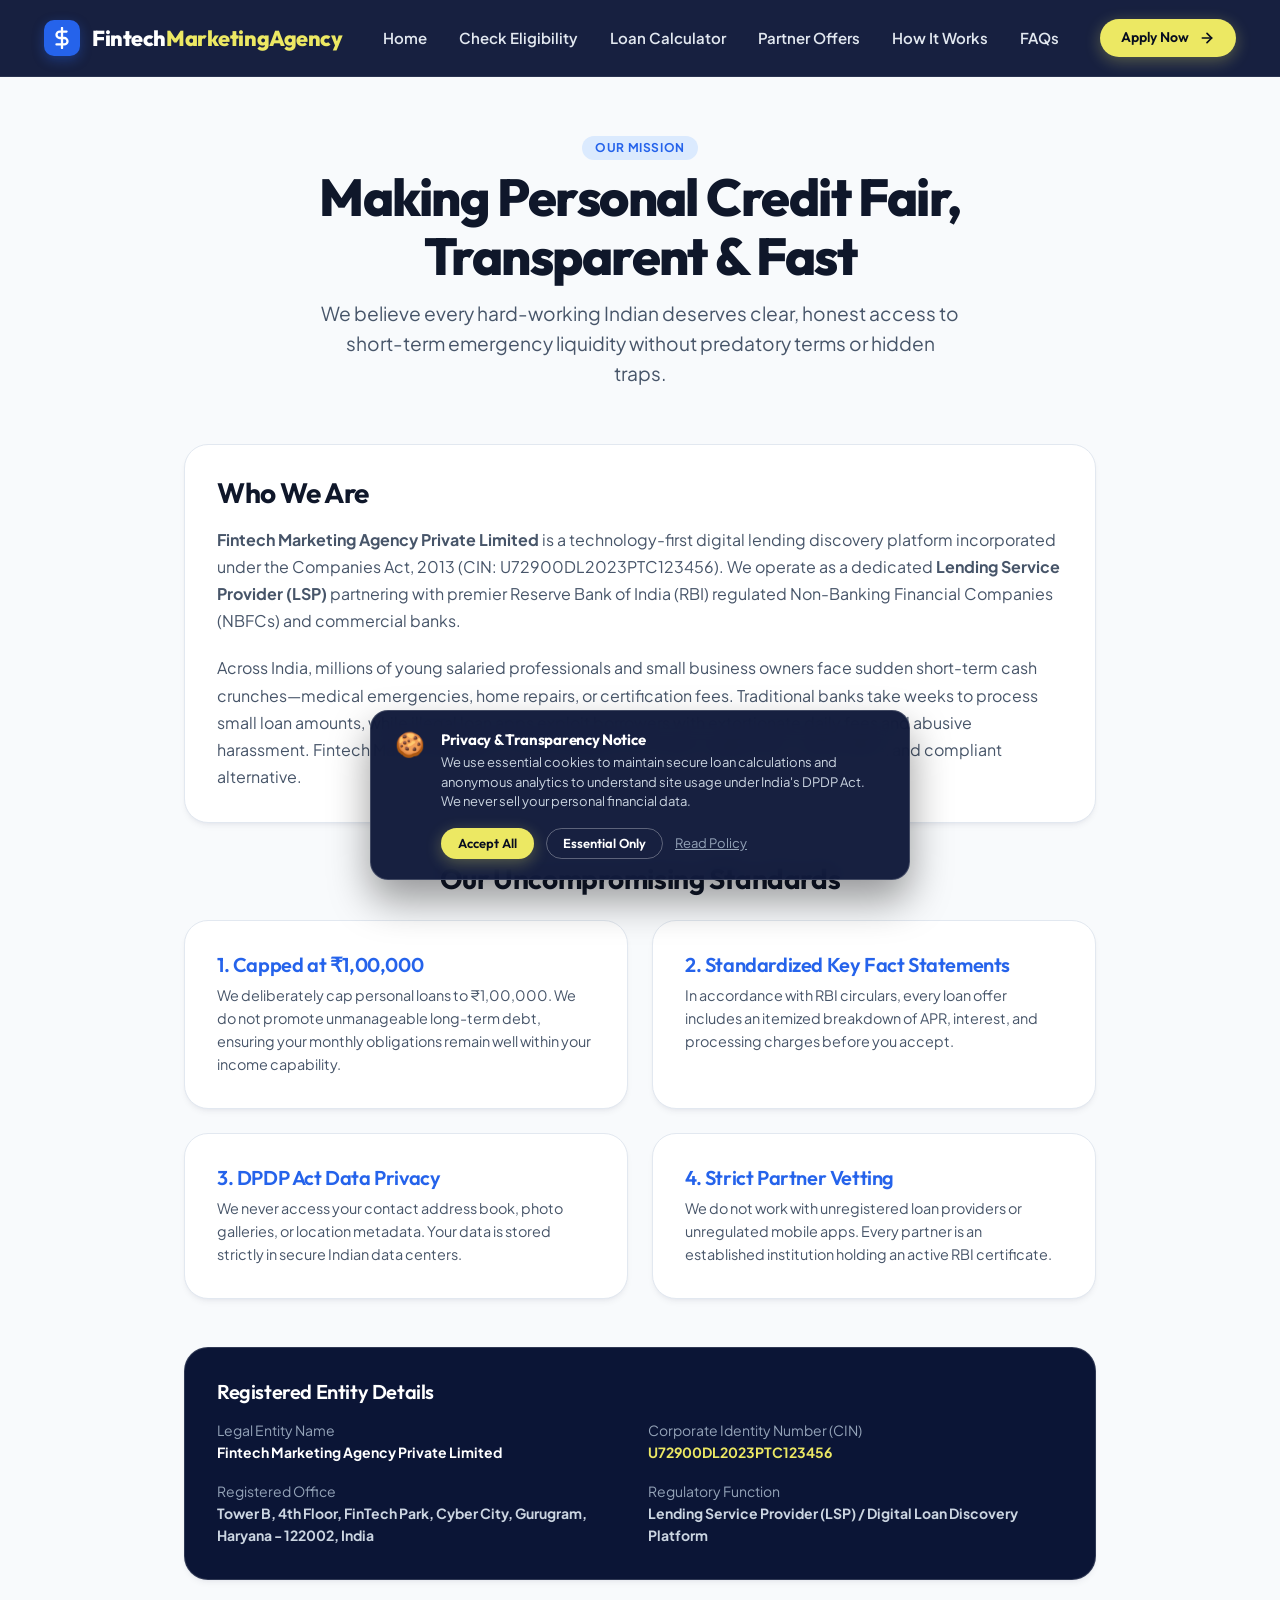
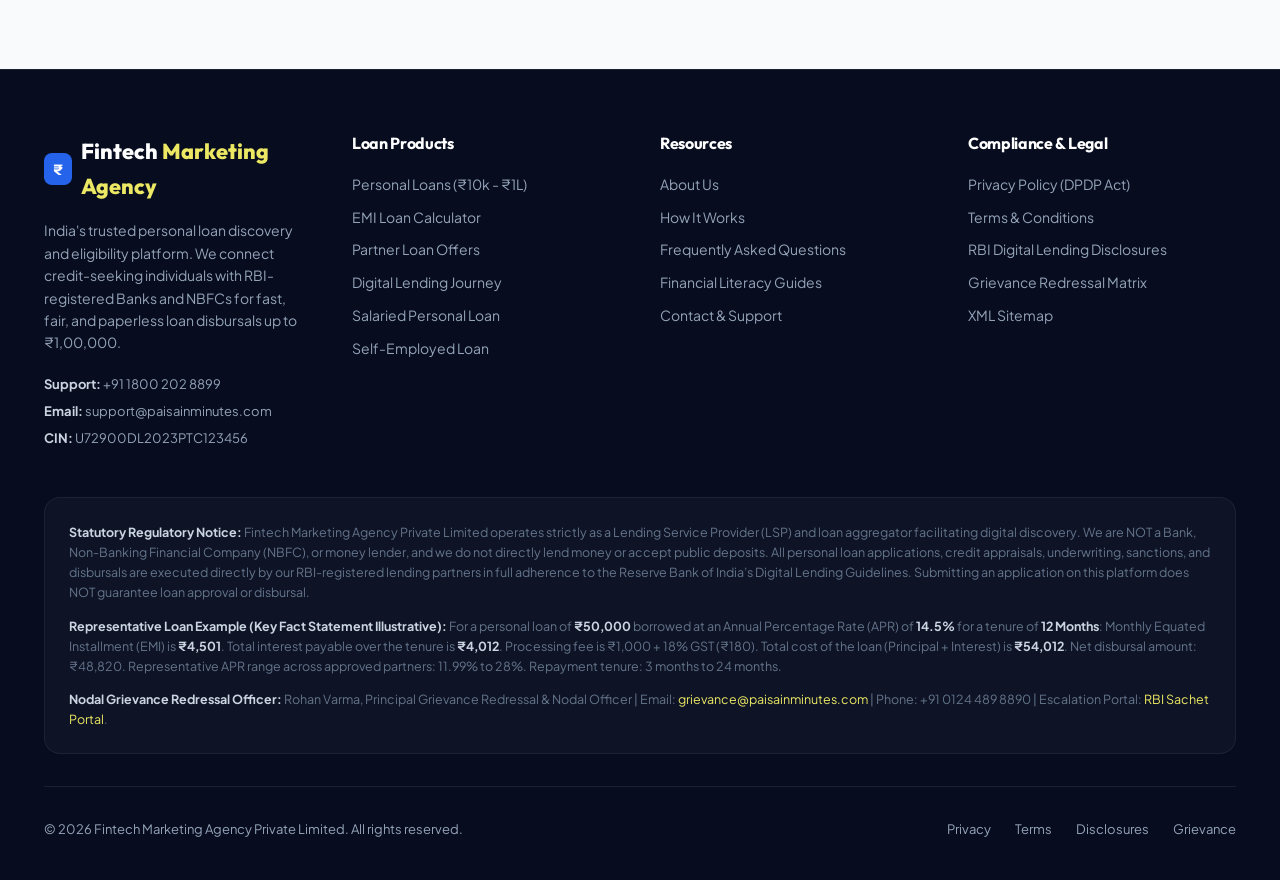
<file: about.html>
<!DOCTYPE html>
<html lang="en">
<head>
  <meta charset="UTF-8">
  <meta name="viewport" content="width=device-width, initial-scale=1.0, maximum-scale=5.0">
  <meta http-equiv="X-UA-Compatible" content="ie=edge">

  <!-- Primary SEO Meta Tags -->
  <title>About Us – Empowering Transparent Digital Credit in India | Fintech Marketing Agency</title>
  <meta name="title" content="About Us – Empowering Transparent Digital Credit in India | Fintech Marketing Agency">
  <meta name="description" content="Learn about Fintech Marketing Agency, an Indian financial technology platform connecting credit-seeking consumers with regulated Bank and NBFC personal loans.">
  <link rel="canonical" href="http://localhost:8000/">
  <meta name="robots" content="index, follow, max-image-preview:large, max-snippet:-1, max-video-preview:-1">
  <meta name="theme-color" content="#0b1536">

  <!-- Open Graph / Facebook -->
  <meta property="og:type" content="website">
  <meta property="og:url" content="http://localhost:8000/">
  <meta property="og:title" content="About Us – Empowering Transparent Digital Credit in India | Fintech Marketing Agency">
  <meta property="og:description" content="Learn about Fintech Marketing Agency, an Indian financial technology platform connecting credit-seeking consumers with regulated Bank and NBFC personal loans.">
  <meta property="og:image" content="http://localhost:8000/assets/images/og-preview.png">
  <meta property="og:site_name" content="Fintech Marketing Agency">
  <meta property="og:locale" content="en_IN">

  <!-- Twitter Cards -->
  <meta name="twitter:card" content="summary_large_image">
  <meta name="twitter:url" content="http://localhost:8000/">
  <meta name="twitter:title" content="About Us – Empowering Transparent Digital Credit in India | Fintech Marketing Agency">
  <meta name="twitter:description" content="Learn about Fintech Marketing Agency, an Indian financial technology platform connecting credit-seeking consumers with regulated Bank and NBFC personal loans.">
  <meta name="twitter:image" content="http://localhost:8000/assets/images/og-preview.png">

  <!-- Stylesheets -->
  <link rel="stylesheet" href="assets/css/design-system.css">
  <link rel="stylesheet" href="assets/css/components.css">
  <link rel="stylesheet" href="assets/css/pages.css">

  <!-- Schema.org JSON-LD Structured Data for Financial Platform & Lending Service -->
  <script type="application/ld+json">
  {
    "@context": "https://schema.org",
    "@graph": [
      {
        "@type": "Organization",
        "@id": "http://localhost:8000/#organization",
        "name": "Fintech Marketing Agency Private Limited",
        "alternateName": "Fintech Marketing Agency",
        "url": "http://localhost:8000",
        "telephone": "+91 1800 202 8899",
        "email": "support@paisainminutes.com",
        "address": {
          "@type": "PostalAddress",
          "streetAddress": "Tower B, 4th Floor, FinTech Park, Cyber City",
          "addressLocality": "Gurugram",
          "addressRegion": "Haryana",
          "postalCode": "122002",
          "addressCountry": "IN"
        }
      },
      {
        "@type": "FinancialProduct",
        "name": "Fintech Marketing Agency Personal Loan Discovery",
        "description": "Short-term personal loan discovery service up to ₹1,00,000 with flexible tenures of 3 to 24 months.",
        "provider": {
          "@id": "http://localhost:8000/#organization"
        },
        "annualPercentageRate": {
          "@type": "QuantitativeValue",
          "minValue": 11.99,
          "maxValue": 28,
          "unitText": "PERCENT"
        },
        "amount": {
          "@type": "MonetaryAmount",
          "currency": "INR",
          "minValue": 10000,
          "maxValue": 100000        }
      }
    ]
  }
  </script>

  <!-- Client-Side Analytics Configuration -->
  <script>
    window.PIM_ANALYTICS_CONFIG = {
      ga4Id: "G-DEMO12345",
      pixelId: "987654321012345",
      debug: true,
    };
  </script>
</head>
<body>
<header class="site-header" role="banner">
  <div class="container site-nav">
    <!-- Brand Logo -->
    <a href="index.html" class="nav-brand" aria-label="Fintech Marketing Agency Homepage">
      <div class="nav-brand-logo">
        <svg width="22" height="22" viewBox="0 0 24 24" fill="none" stroke="currentColor" stroke-width="2.5" stroke-linecap="round" stroke-linejoin="round">
          <line x1="12" y1="1" x2="12" y2="23"></line>
          <path d="M17 5H9.5a3.5 3.5 0 0 0 0 7h5a3.5 3.5 0 0 1 0 7H6"></path>
        </svg>
      </div>
      <div>
        Fintech<span class="accent">MarketingAgency</span>
      </div>
    </a>

    <!-- Navigation Links -->
    <nav aria-label="Main Navigation">
      <ul class="nav-links" id="navLinks">
        <li>
          <a href="index.html" class="nav-link ">Home</a>
        </li>
        <li>
          <a href="check-eligibility.html" class="nav-link ">Check Eligibility</a>
        </li>
        <li>
          <a href="personal-loan-calculator.html" class="nav-link ">Loan Calculator</a>
        </li>
        <li>
          <a href="offers.html" class="nav-link ">Partner Offers</a>
        </li>
        <li>
          <a href="how-it-works.html" class="nav-link ">How It Works</a>
        </li>
        <li>
          <a href="faq.html" class="nav-link ">FAQs</a>
        </li>
      </ul>
    </nav>

    <!-- Header Actions -->
    <div class="nav-actions">
      <a href="check-eligibility.html" class="btn btn-yellow btn-sm" id="navCtaBtn">
        Apply Now
        <svg width="16" height="16" viewBox="0 0 24 24" fill="none" stroke="currentColor" stroke-width="2.5" stroke-linecap="round" stroke-linejoin="round">
          <line x1="5" y1="12" x2="19" y2="12"></line>
          <polyline points="12 5 19 12 12 19"></polyline>
        </svg>
      </a>

      <!-- Mobile Hamburger Button -->
      <button class="nav-toggle-btn" id="navToggleBtn" aria-label="Toggle navigation menu" aria-expanded="false">
        &#9776;
      </button>
    </div>
  </div>
</header>
<main id="mainContent">

<section class="section" style="background:#f8fafc; padding-top:3.5rem;">
  <div class="container container-narrow">
    <div class="text-center" style="margin-bottom: 3.5rem;">
      <span class="badge badge-royal" style="margin-bottom: 0.5rem;">Our Mission</span>
      <h1 class="heading-1" style="margin-bottom: 0.75rem;">
        Making Personal Credit Fair, Transparent & Fast
      </h1>
      <p class="text-lead" style="max-width: 640px; margin: 0 auto;">
        We believe every hard-working Indian deserves clear, honest access to short-term emergency liquidity without predatory terms or hidden traps.
      </p>
    </div>

    <div class="card" style="margin-bottom: 2.5rem;">
      <h2 class="heading-3" style="margin-bottom: 1rem;">Who We Are</h2>
      <p style="color:var(--text-secondary); line-height:1.7; margin-bottom:1.25rem;">
        <strong>Fintech Marketing Agency Private Limited</strong> is a technology-first digital lending discovery platform incorporated under the Companies Act, 2013 (CIN: U72900DL2023PTC123456). We operate as a dedicated <strong>Lending Service Provider (LSP)</strong> partnering with premier Reserve Bank of India (RBI) regulated Non-Banking Financial Companies (NBFCs) and commercial banks.
      </p>
      <p style="color:var(--text-secondary); line-height:1.7;">
        Across India, millions of young salaried professionals and small business owners face sudden short-term cash crunches—medical emergencies, home repairs, or certification fees. Traditional banks take weeks to process small loan amounts, while illegal loan apps exploit borrowers with extortionate daily fees and abusive harassment. Fintech Marketing Agency was founded to provide a legitimate, responsible, and compliant alternative.
      </p>
    </div>

    <!-- Guiding Principles Grid -->
    <h2 class="heading-3" style="margin-bottom: 1.5rem; text-align:center;">Our Uncompromising Standards</h2>
    <div class="grid grid-cols-2" style="gap:1.5rem; margin-bottom: 3rem;">
      <div class="card">
        <h3 class="heading-4" style="color:var(--color-royal-600); margin-bottom:0.5rem;">1. Capped at ₹1,00,000</h3>
        <p style="color:var(--text-secondary); font-size:0.9rem; line-height:1.6;">
          We deliberately cap personal loans to ₹1,00,000. We do not promote unmanageable long-term debt, ensuring your monthly obligations remain well within your income capability.
        </p>
      </div>

      <div class="card">
        <h3 class="heading-4" style="color:var(--color-royal-600); margin-bottom:0.5rem;">2. Standardized Key Fact Statements</h3>
        <p style="color:var(--text-secondary); font-size:0.9rem; line-height:1.6;">
          In accordance with RBI circulars, every loan offer includes an itemized breakdown of APR, interest, and processing charges before you accept.
        </p>
      </div>

      <div class="card">
        <h3 class="heading-4" style="color:var(--color-royal-600); margin-bottom:0.5rem;">3. DPDP Act Data Privacy</h3>
        <p style="color:var(--text-secondary); font-size:0.9rem; line-height:1.6;">
          We never access your contact address book, photo galleries, or location metadata. Your data is stored strictly in secure Indian data centers.
        </p>
      </div>

      <div class="card">
        <h3 class="heading-4" style="color:var(--color-royal-600); margin-bottom:0.5rem;">4. Strict Partner Vetting</h3>
        <p style="color:var(--text-secondary); font-size:0.9rem; line-height:1.6;">
          We do not work with unregistered loan providers or unregulated mobile apps. Every partner is an established institution holding an active RBI certificate.
        </p>
      </div>
    </div>

    <!-- Corporate Information -->
    <div class="card" style="background:var(--color-navy-900); color:#fff; border-color:rgba(255,255,255,0.15);">
      <h3 class="heading-4" style="color:#fff; margin-bottom:1rem;">Registered Entity Details</h3>
      <div style="display:grid; grid-template-columns:repeat(2, 1fr); gap:1rem; font-size:0.875rem;">
        <div>
          <span style="color:#94a3b8; display:block;">Legal Entity Name</span>
          <strong style="color:#fff;">Fintech Marketing Agency Private Limited</strong>
        </div>
        <div>
          <span style="color:#94a3b8; display:block;">Corporate Identity Number (CIN)</span>
          <strong style="color:var(--color-accent-yellow);">U72900DL2023PTC123456</strong>
        </div>
        <div>
          <span style="color:#94a3b8; display:block;">Registered Office</span>
          <strong style="color:#cbd5e1;">Tower B, 4th Floor, FinTech Park, Cyber City, Gurugram, Haryana - 122002, India</strong>
        </div>
        <div>
          <span style="color:#94a3b8; display:block;">Regulatory Function</span>
          <strong style="color:#cbd5e1;">Lending Service Provider (LSP) / Digital Loan Discovery Platform</strong>
        </div>
      </div>
    </div>
  </div>
</section>

</main><!-- /#mainContent -->

<!-- Global Cookie Consent Notice -->
<aside id="cookieConsentBanner" style="display:none; position:fixed; bottom:20px; left:20px; right:20px; max-width:540px; margin:0 auto; z-index:9999; background:rgba(11,21,54,0.95); border:1px solid rgba(255,255,255,0.18); border-radius:18px; padding:1.25rem 1.5rem; backdrop-filter:blur(12px); box-shadow:0 20px 40px rgba(0,0,0,0.4); color:#fff;" role="dialog" aria-live="polite" aria-label="Privacy Consent Notice">
  <div style="display:flex; align-items:flex-start; gap:1rem;">
    <div style="font-size:1.5rem; line-height:1;">🍪</div>
    <div style="flex:1;">
      <h4 style="font-size:0.9375rem; font-weight:700; color:#fff; margin-bottom:0.35rem;">Privacy & Transparency Notice</h4>
      <p style="font-size:0.8125rem; color:#cbd5e1; line-height:1.5; margin-bottom:1rem;">
        We use essential cookies to maintain secure loan calculations and anonymous analytics to understand site usage under India's DPDP Act. We never sell your personal financial data.
      </p>
      <div style="display:flex; gap:0.75rem; flex-wrap:wrap;">
        <button type="button" id="acceptCookieBtn" class="btn btn-yellow btn-sm" style="font-size:0.8125rem; padding:0.4rem 1rem;">
          Accept All
        </button>
        <button type="button" id="declineCookieBtn" class="btn btn-outline-white btn-sm" style="font-size:0.8125rem; padding:0.4rem 1rem;">
          Essential Only
        </button>
        <a href="privacy-policy.html" style="color:#94a3b8; font-size:0.8125rem; align-self:center; text-decoration:underline;">Read Policy</a>
      </div>
    </div>
  </div>
</aside>

<footer class="site-footer" role="contentinfo">
  <div class="container">
    <div class="grid grid-cols-4" style="gap: 2.5rem;">
      <!-- Col 1: About & Brand -->
      <div style="grid-column: span 1.3;">
        <div style="display:flex; align-items:center; gap:0.6rem; margin-bottom:1rem;">
          <div style="width:32px; height:32px; background:var(--color-royal-600); border-radius:8px; display:flex; align-items:center; justify-content:center; color:#fff; font-weight:800;">
            ₹
          </div>
          <span style="font-family:var(--font-heading); font-size:1.35rem; font-weight:800; color:#fff;">
            Fintech<span style="color:var(--color-accent-yellow);"> Marketing Agency</span>
          </span>
        </div>
        <p style="color:#94a3b8; font-size:0.875rem; line-height:1.6; margin-bottom:1.25rem;">
          India's trusted personal loan discovery and eligibility platform. We connect credit-seeking individuals with RBI-registered Banks and NBFCs for fast, fair, and paperless loan disbursals up to ₹1,00,000.
        </p>
        <div style="display:flex; flex-direction:column; gap:0.4rem; font-size:0.8125rem;">
          <div><strong style="color:#cbd5e1;">Support:</strong> <a href="tel:+9118002028899">+91 1800 202 8899</a></div>
          <div><strong style="color:#cbd5e1;">Email:</strong> <a href="mailto:support@paisainminutes.com">support@paisainminutes.com</a></div>
          <div><strong style="color:#cbd5e1;">CIN:</strong> U72900DL2023PTC123456</div>
        </div>
      </div>

      <!-- Col 2: Products & Calculators -->
      <div>
        <h5>Loan Products</h5>
        <ul class="footer-links">
          <li><a href="check-eligibility.html">Personal Loans (₹10k - ₹1L)</a></li>
          <li><a href="personal-loan-calculator.html">EMI Loan Calculator</a></li>
          <li><a href="offers.html">Partner Loan Offers</a></li>
          <li><a href="how-it-works.html">Digital Lending Journey</a></li>
          <li><a href="check-eligibility.html?type=salaried">Salaried Personal Loan</a></li>
          <li><a href="check-eligibility.html?type=self-employed">Self-Employed Loan</a></li>
        </ul>
      </div>

      <!-- Col 3: Company & Education -->
      <div>
        <h5>Resources</h5>
        <ul class="footer-links">
          <li><a href="about.html">About Us</a></li>
          <li><a href="how-it-works.html">How It Works</a></li>
          <li><a href="faq.html">Frequently Asked Questions</a></li>
          <li><a href="blog.html">Financial Literacy Guides</a></li>
          <li><a href="contact.html">Contact & Support</a></li>
          
        </ul>
      </div>

      <!-- Col 4: Regulatory & Compliance -->
      <div>
        <h5>Compliance & Legal</h5>
        <ul class="footer-links">
          <li><a href="privacy-policy.html">Privacy Policy (DPDP Act)</a></li>
          <li><a href="terms-and-conditions.html">Terms & Conditions</a></li>
          <li><a href="loan-disclosures.html">RBI Digital Lending Disclosures</a></li>
          <li><a href="grievance-redressal.html">Grievance Redressal Matrix</a></li>
          <li><a href="sitemap.xml">XML Sitemap</a></li>
        </ul>
      </div>
    </div>

    <!-- Mandatory RBI Digital Lending & Key Fact Statement (KFS) Disclosures -->
    <div class="footer-disclosures">
      <p style="margin-bottom: 0.85rem;">
        <strong>Statutory Regulatory Notice:</strong> Fintech Marketing Agency Private Limited operates strictly as a Lending Service Provider (LSP) and loan aggregator facilitating digital discovery. We are NOT a Bank, Non-Banking Financial Company (NBFC), or money lender, and we do not directly lend money or accept public deposits. All personal loan applications, credit appraisals, underwriting, sanctions, and disbursals are executed directly by our RBI-registered lending partners in full adherence to the Reserve Bank of India’s Digital Lending Guidelines. Submitting an application on this platform does NOT guarantee loan approval or disbursal.
      </p>
      <p style="margin-bottom: 0.85rem;">
        <strong>Representative Loan Example (Key Fact Statement Illustrative):</strong> For a personal loan of <strong>₹50,000</strong> borrowed at an Annual Percentage Rate (APR) of <strong>14.5%</strong> for a tenure of <strong>12 Months</strong>: Monthly Equated Installment (EMI) is <strong>₹4,501</strong>. Total interest payable over the tenure is <strong>₹4,012</strong>. Processing fee is ₹1,000 + 18% GST (₹180). Total cost of the loan (Principal + Interest) is <strong>₹54,012</strong>. Net disbursal amount: ₹48,820. Representative APR range across approved partners: 11.99% to 28%. Repayment tenure: 3 months to 24 months.
      </p>
      <p>
        <strong>Nodal Grievance Redressal Officer:</strong> Rohan Varma, Principal Grievance Redressal &amp; Nodal Officer | Email: <a href="mailto:grievance@paisainminutes.com" style="color:#ece863;">grievance@paisainminutes.com</a> | Phone: +91 0124 489 8890 | Escalation Portal: <a href="https://sachet.rbi.org.in/" target="_blank" rel="noopener noreferrer" style="color:#ece863;">RBI Sachet Portal</a>.
      </p>
    </div>

    <!-- Bottom Copyright -->
    <div class="footer-bottom">
      <div>
        &copy; 2026 Fintech Marketing Agency Private Limited. All rights reserved.
      </div>
      <div style="display:flex; gap:1.5rem;">
        <a href="privacy-policy.html">Privacy</a>
        <a href="terms-and-conditions.html">Terms</a>
        <a href="loan-disclosures.html">Disclosures</a>
        <a href="grievance-redressal.html">Grievance</a>
      </div>
    </div>
  </div>
</footer>

<!-- Core JavaScript Assets -->
<script src="assets/js/main.js" defer></script>
<script src="assets/js/analytics.js" defer></script>
</body>
</html>
</file>
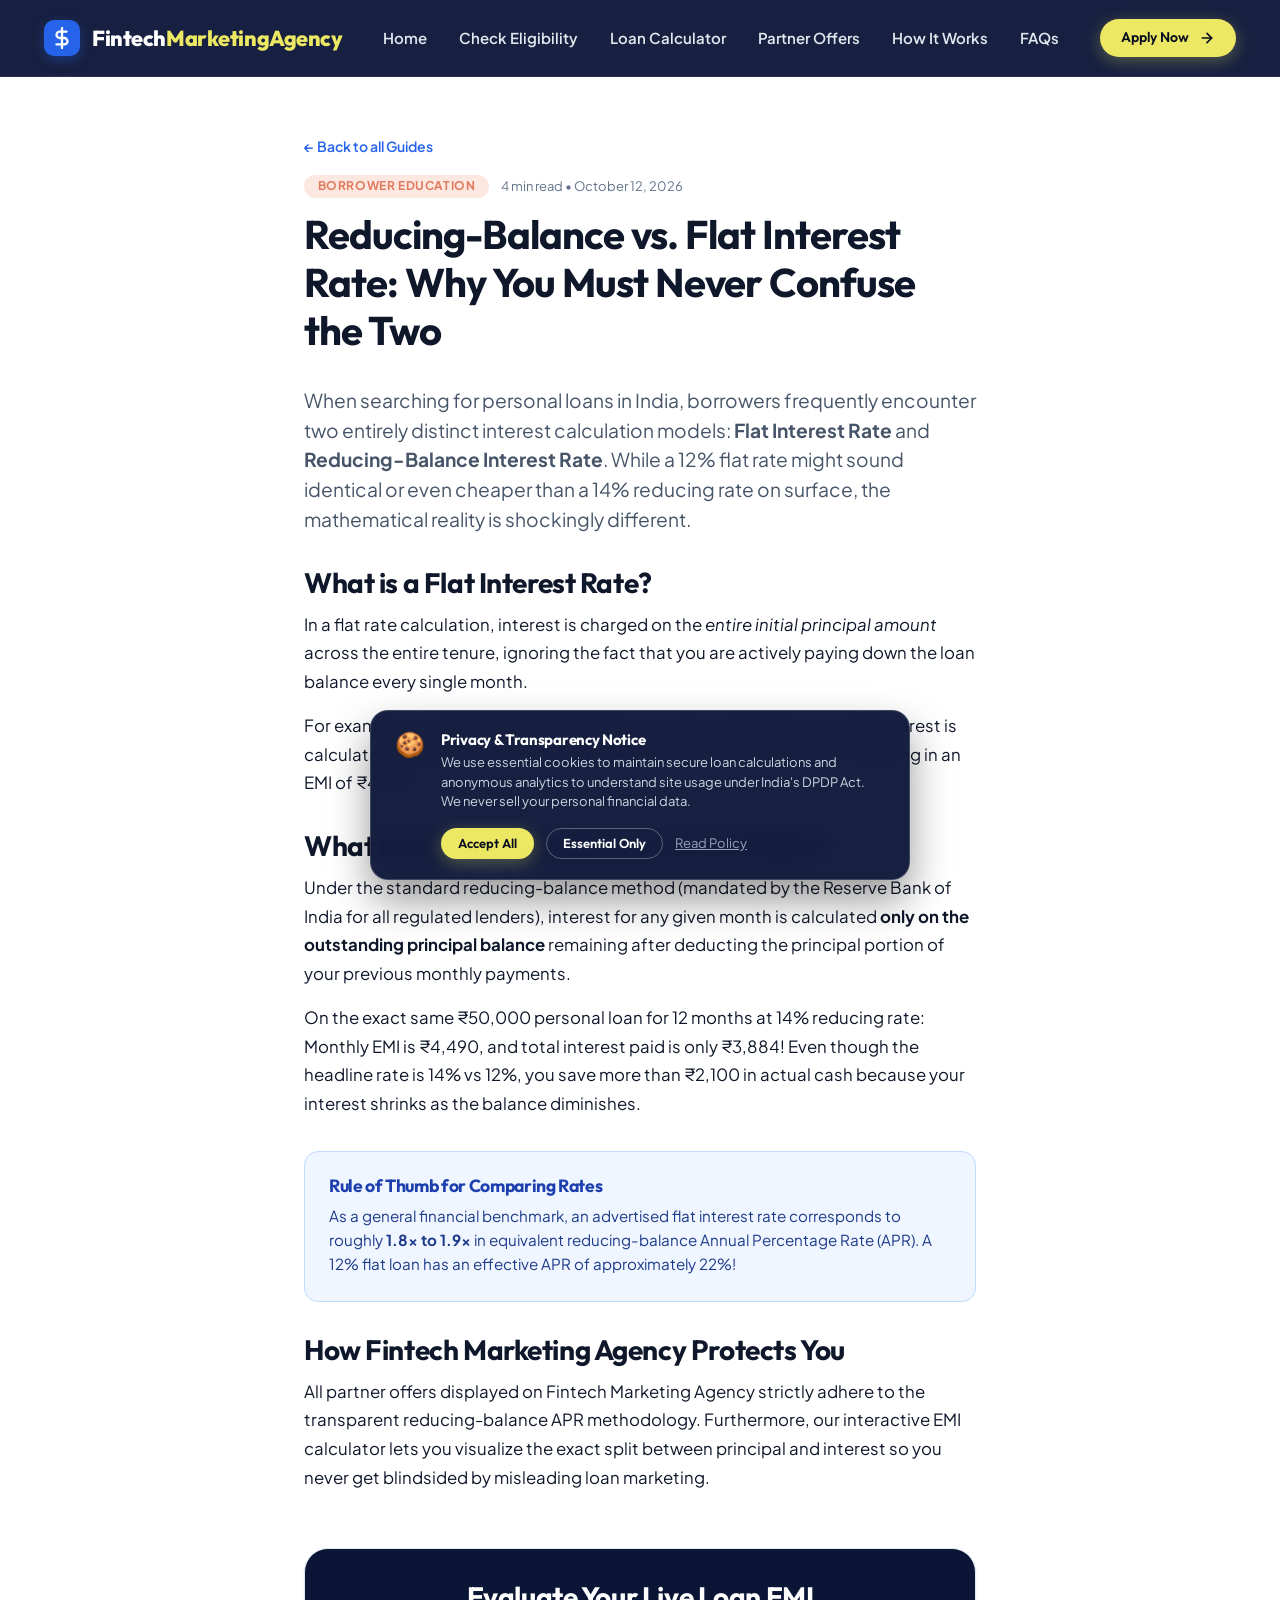
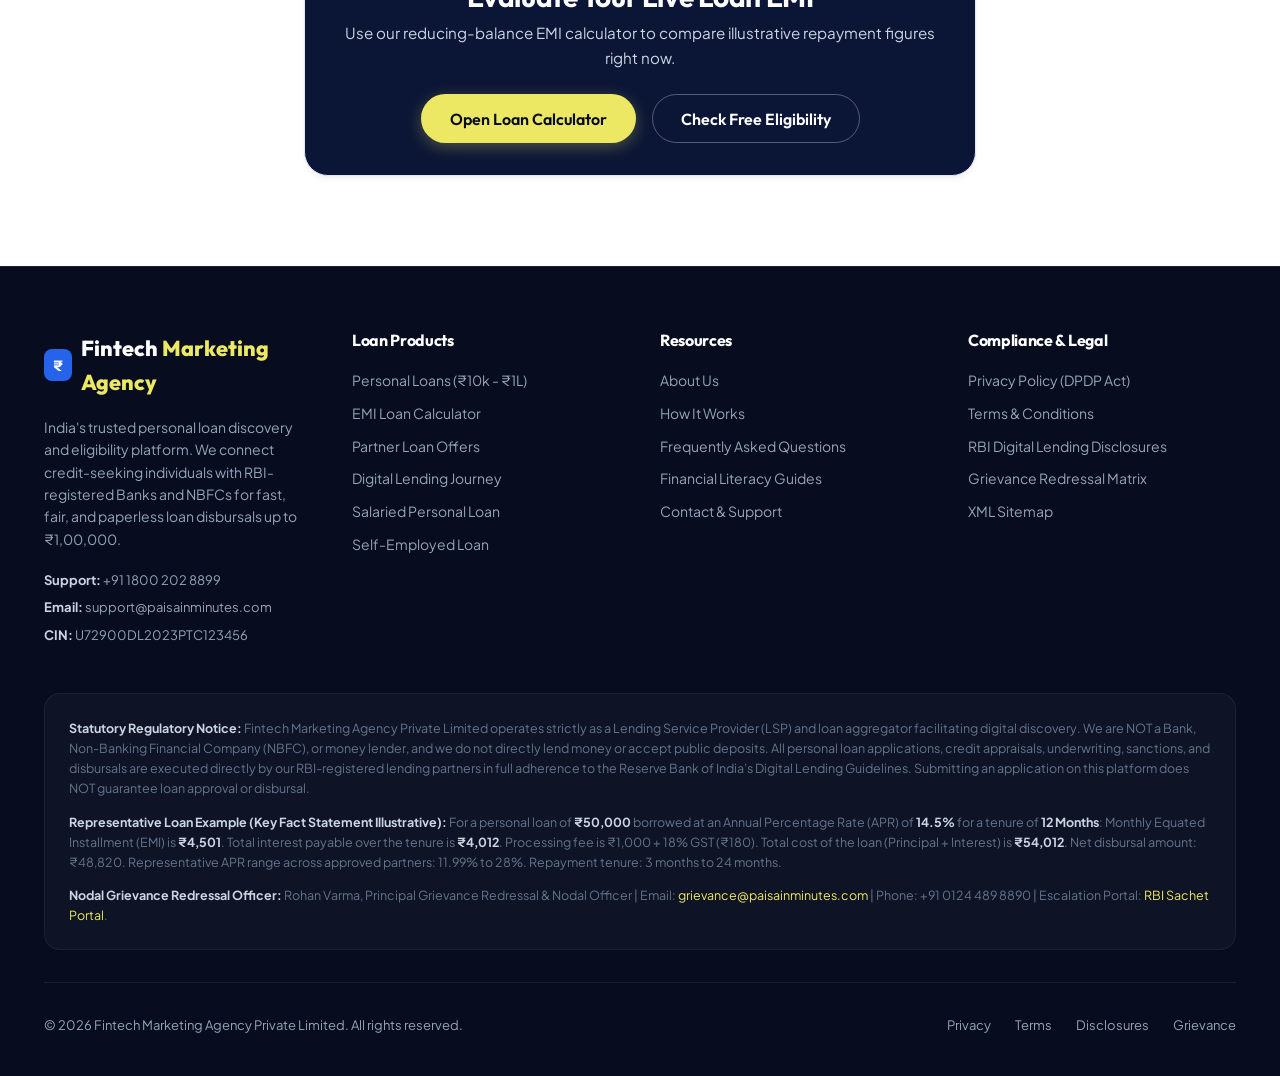
<file: blog-post.html>
<!DOCTYPE html>
<html lang="en">
<head>
  <meta charset="UTF-8">
  <meta name="viewport" content="width=device-width, initial-scale=1.0, maximum-scale=5.0">
  <meta http-equiv="X-UA-Compatible" content="ie=edge">

  <!-- Primary SEO Meta Tags -->
  <title>Reducing-Balance vs. Flat Interest Rate: Why You Must Never Confuse the Two | Fintech Marketing Agency | Fintech Marketing Agency</title>
  <meta name="title" content="Reducing-Balance vs. Flat Interest Rate: Why You Must Never Confuse the Two | Fintech Marketing Agency | Fintech Marketing Agency">
  <meta name="description" content="          
            When searching for personal loans in India, borrowers frequently encounter two entirely distinct interest calculation models: Flat Intere...">
  <link rel="canonical" href="http://localhost:8000/">
  <meta name="robots" content="index, follow, max-image-preview:large, max-snippet:-1, max-video-preview:-1">
  <meta name="theme-color" content="#0b1536">

  <!-- Open Graph / Facebook -->
  <meta property="og:type" content="website">
  <meta property="og:url" content="http://localhost:8000/">
  <meta property="og:title" content="Reducing-Balance vs. Flat Interest Rate: Why You Must Never Confuse the Two | Fintech Marketing Agency | Fintech Marketing Agency">
  <meta property="og:description" content="          
            When searching for personal loans in India, borrowers frequently encounter two entirely distinct interest calculation models: Flat Intere...">
  <meta property="og:image" content="http://localhost:8000/assets/images/og-preview.png">
  <meta property="og:site_name" content="Fintech Marketing Agency">
  <meta property="og:locale" content="en_IN">

  <!-- Twitter Cards -->
  <meta name="twitter:card" content="summary_large_image">
  <meta name="twitter:url" content="http://localhost:8000/">
  <meta name="twitter:title" content="Reducing-Balance vs. Flat Interest Rate: Why You Must Never Confuse the Two | Fintech Marketing Agency | Fintech Marketing Agency">
  <meta name="twitter:description" content="          
            When searching for personal loans in India, borrowers frequently encounter two entirely distinct interest calculation models: Flat Intere...">
  <meta name="twitter:image" content="http://localhost:8000/assets/images/og-preview.png">

  <!-- Stylesheets -->
  <link rel="stylesheet" href="assets/css/design-system.css">
  <link rel="stylesheet" href="assets/css/components.css">
  <link rel="stylesheet" href="assets/css/pages.css">

  <!-- Schema.org JSON-LD Structured Data for Financial Platform & Lending Service -->
  <script type="application/ld+json">
  {
    "@context": "https://schema.org",
    "@graph": [
      {
        "@type": "Organization",
        "@id": "http://localhost:8000/#organization",
        "name": "Fintech Marketing Agency Private Limited",
        "alternateName": "Fintech Marketing Agency",
        "url": "http://localhost:8000",
        "telephone": "+91 1800 202 8899",
        "email": "support@paisainminutes.com",
        "address": {
          "@type": "PostalAddress",
          "streetAddress": "Tower B, 4th Floor, FinTech Park, Cyber City",
          "addressLocality": "Gurugram",
          "addressRegion": "Haryana",
          "postalCode": "122002",
          "addressCountry": "IN"
        }
      },
      {
        "@type": "FinancialProduct",
        "name": "Fintech Marketing Agency Personal Loan Discovery",
        "description": "Short-term personal loan discovery service up to ₹1,00,000 with flexible tenures of 3 to 24 months.",
        "provider": {
          "@id": "http://localhost:8000/#organization"
        },
        "annualPercentageRate": {
          "@type": "QuantitativeValue",
          "minValue": 11.99,
          "maxValue": 28,
          "unitText": "PERCENT"
        },
        "amount": {
          "@type": "MonetaryAmount",
          "currency": "INR",
          "minValue": 10000,
          "maxValue": 100000        }
      }
    ]
  }
  </script>

  <!-- Client-Side Analytics Configuration -->
  <script>
    window.PIM_ANALYTICS_CONFIG = {
      ga4Id: "G-DEMO12345",
      pixelId: "987654321012345",
      debug: true,
    };
  </script>
</head>
<body>
<header class="site-header" role="banner">
  <div class="container site-nav">
    <!-- Brand Logo -->
    <a href="index.html" class="nav-brand" aria-label="Fintech Marketing Agency Homepage">
      <div class="nav-brand-logo">
        <svg width="22" height="22" viewBox="0 0 24 24" fill="none" stroke="currentColor" stroke-width="2.5" stroke-linecap="round" stroke-linejoin="round">
          <line x1="12" y1="1" x2="12" y2="23"></line>
          <path d="M17 5H9.5a3.5 3.5 0 0 0 0 7h5a3.5 3.5 0 0 1 0 7H6"></path>
        </svg>
      </div>
      <div>
        Fintech<span class="accent">MarketingAgency</span>
      </div>
    </a>

    <!-- Navigation Links -->
    <nav aria-label="Main Navigation">
      <ul class="nav-links" id="navLinks">
        <li>
          <a href="index.html" class="nav-link ">Home</a>
        </li>
        <li>
          <a href="check-eligibility.html" class="nav-link ">Check Eligibility</a>
        </li>
        <li>
          <a href="personal-loan-calculator.html" class="nav-link ">Loan Calculator</a>
        </li>
        <li>
          <a href="offers.html" class="nav-link ">Partner Offers</a>
        </li>
        <li>
          <a href="how-it-works.html" class="nav-link ">How It Works</a>
        </li>
        <li>
          <a href="faq.html" class="nav-link ">FAQs</a>
        </li>
      </ul>
    </nav>

    <!-- Header Actions -->
    <div class="nav-actions">
      <a href="check-eligibility.html" class="btn btn-yellow btn-sm" id="navCtaBtn">
        Apply Now
        <svg width="16" height="16" viewBox="0 0 24 24" fill="none" stroke="currentColor" stroke-width="2.5" stroke-linecap="round" stroke-linejoin="round">
          <line x1="5" y1="12" x2="19" y2="12"></line>
          <polyline points="12 5 19 12 12 19"></polyline>
        </svg>
      </a>

      <!-- Mobile Hamburger Button -->
      <button class="nav-toggle-btn" id="navToggleBtn" aria-label="Toggle navigation menu" aria-expanded="false">
        &#9776;
      </button>
    </div>
  </div>
</header>
<main id="mainContent">

<section class="section" style="background:#ffffff; padding-top:3.5rem;">
  <div class="container container-slim">
    <div style="margin-bottom: 2rem;">
      <a href="blog.html" style="color:var(--color-royal-600); font-weight:600; font-size:0.875rem;">&larr; Back to all Guides</a>
      <div style="display:flex; gap:0.75rem; align-items:center; margin-top:1rem; margin-bottom:0.75rem;">
        <span class="badge badge-salmon" id="articleCategory">Borrower Education</span>
        <span style="font-size:0.8125rem; color:var(--text-muted);" id="articleMeta">4 min read &bull; October 12, 2026</span>
      </div>
      <h1 class="heading-2" style="line-height:1.2;" id="articleTitle">Reducing-Balance vs. Flat Interest Rate: Why You Must Never Confuse the Two</h1>
    </div>

    <!-- Article Body -->
    <div style="font-size:1.05rem; color:var(--text-primary); line-height:1.75;" id="articleContent">
                <p class="text-lead" style="margin-bottom:1.5rem;">
            When searching for personal loans in India, borrowers frequently encounter two entirely distinct interest calculation models: <strong>Flat Interest Rate</strong> and <strong>Reducing-Balance Interest Rate</strong>. While a 12% flat rate might sound identical or even cheaper than a 14% reducing rate on surface, the mathematical reality is shockingly different.
          </p>

          <h3 class="heading-3" style="margin: 2rem 0 0.75rem 0;">What is a Flat Interest Rate?</h3>
          <p style="margin-bottom:1rem; line-height:1.7;">
            In a flat rate calculation, interest is charged on the <em>entire initial principal amount</em> across the entire tenure, ignoring the fact that you are actively paying down the loan balance every single month.
          </p>
          <p style="margin-bottom:1.5rem; line-height:1.7;">
            For example, on a ₹50,000 personal loan for 1 year at 12% flat rate: Total interest is calculated as ₹50,000 × 12% = ₹6,000. Total repayment = ₹56,000, resulting in an EMI of ₹4,666.
          </p>

          <h3 class="heading-3" style="margin: 2rem 0 0.75rem 0;">What is a Reducing-Balance Interest Rate?</h3>
          <p style="margin-bottom:1rem; line-height:1.7;">
            Under the standard reducing-balance method (mandated by the Reserve Bank of India for all regulated lenders), interest for any given month is calculated <strong>only on the outstanding principal balance</strong> remaining after deducting the principal portion of your previous monthly payments.
          </p>
          <p style="margin-bottom:1.5rem; line-height:1.7;">
            On the exact same ₹50,000 personal loan for 12 months at 14% reducing rate: Monthly EMI is ₹4,490, and total interest paid is only ₹3,884! Even though the headline rate is 14% vs 12%, you save more than ₹2,100 in actual cash because your interest shrinks as the balance diminishes.
          </p>

          <div style="background:#eff6ff; border-radius:14px; padding:1.5rem; margin:2rem 0; border:1px solid #bfdbfe;">
            <h4 style="color:#1e40af; font-size:1.1rem; font-weight:700; margin-bottom:0.5rem;">Rule of Thumb for Comparing Rates</h4>
            <p style="color:#1e3a8a; font-size:0.95rem; line-height:1.6; margin:0;">
              As a general financial benchmark, an advertised flat interest rate corresponds to roughly <strong>1.8x to 1.9x</strong> in equivalent reducing-balance Annual Percentage Rate (APR). A 12% flat loan has an effective APR of approximately 22%!
            </p>
          </div>

          <h3 class="heading-3" style="margin: 2rem 0 0.75rem 0;">How Fintech Marketing Agency Protects You</h3>
          <p style="margin-bottom:1.5rem; line-height:1.7;">
            All partner offers displayed on Fintech Marketing Agency strictly adhere to the transparent reducing-balance APR methodology. Furthermore, our interactive EMI calculator lets you visualize the exact split between principal and interest so you never get blindsided by misleading loan marketing.
          </p>    </div>

    <!-- Bottom Action Card -->
    <div class="card" style="margin-top:3.5rem; background:var(--color-navy-900); color:#fff; text-align:center;">
      <h3 class="heading-3" style="color:#fff; margin-bottom:0.5rem;">Evaluate Your Live Loan EMI</h3>
      <p style="color:#cbd5e1; font-size:0.95rem; margin-bottom:1.5rem;">
        Use our reducing-balance EMI calculator to compare illustrative repayment figures right now.
      </p>
      <div style="display:flex; justify-content:center; gap:1rem;">
        <a href="personal-loan-calculator.html" class="btn btn-yellow">Open Loan Calculator</a>
        <a href="check-eligibility.html" class="btn btn-outline-white">Check Free Eligibility</a>
      </div>
    </div>
  </div>
</section>

</main><!-- /#mainContent -->

<!-- Global Cookie Consent Notice -->
<aside id="cookieConsentBanner" style="display:none; position:fixed; bottom:20px; left:20px; right:20px; max-width:540px; margin:0 auto; z-index:9999; background:rgba(11,21,54,0.95); border:1px solid rgba(255,255,255,0.18); border-radius:18px; padding:1.25rem 1.5rem; backdrop-filter:blur(12px); box-shadow:0 20px 40px rgba(0,0,0,0.4); color:#fff;" role="dialog" aria-live="polite" aria-label="Privacy Consent Notice">
  <div style="display:flex; align-items:flex-start; gap:1rem;">
    <div style="font-size:1.5rem; line-height:1;">🍪</div>
    <div style="flex:1;">
      <h4 style="font-size:0.9375rem; font-weight:700; color:#fff; margin-bottom:0.35rem;">Privacy & Transparency Notice</h4>
      <p style="font-size:0.8125rem; color:#cbd5e1; line-height:1.5; margin-bottom:1rem;">
        We use essential cookies to maintain secure loan calculations and anonymous analytics to understand site usage under India's DPDP Act. We never sell your personal financial data.
      </p>
      <div style="display:flex; gap:0.75rem; flex-wrap:wrap;">
        <button type="button" id="acceptCookieBtn" class="btn btn-yellow btn-sm" style="font-size:0.8125rem; padding:0.4rem 1rem;">
          Accept All
        </button>
        <button type="button" id="declineCookieBtn" class="btn btn-outline-white btn-sm" style="font-size:0.8125rem; padding:0.4rem 1rem;">
          Essential Only
        </button>
        <a href="privacy-policy.html" style="color:#94a3b8; font-size:0.8125rem; align-self:center; text-decoration:underline;">Read Policy</a>
      </div>
    </div>
  </div>
</aside>

<footer class="site-footer" role="contentinfo">
  <div class="container">
    <div class="grid grid-cols-4" style="gap: 2.5rem;">
      <!-- Col 1: About & Brand -->
      <div style="grid-column: span 1.3;">
        <div style="display:flex; align-items:center; gap:0.6rem; margin-bottom:1rem;">
          <div style="width:32px; height:32px; background:var(--color-royal-600); border-radius:8px; display:flex; align-items:center; justify-content:center; color:#fff; font-weight:800;">
            ₹
          </div>
          <span style="font-family:var(--font-heading); font-size:1.35rem; font-weight:800; color:#fff;">
            Fintech<span style="color:var(--color-accent-yellow);"> Marketing Agency</span>
          </span>
        </div>
        <p style="color:#94a3b8; font-size:0.875rem; line-height:1.6; margin-bottom:1.25rem;">
          India's trusted personal loan discovery and eligibility platform. We connect credit-seeking individuals with RBI-registered Banks and NBFCs for fast, fair, and paperless loan disbursals up to ₹1,00,000.
        </p>
        <div style="display:flex; flex-direction:column; gap:0.4rem; font-size:0.8125rem;">
          <div><strong style="color:#cbd5e1;">Support:</strong> <a href="tel:+9118002028899">+91 1800 202 8899</a></div>
          <div><strong style="color:#cbd5e1;">Email:</strong> <a href="mailto:support@paisainminutes.com">support@paisainminutes.com</a></div>
          <div><strong style="color:#cbd5e1;">CIN:</strong> U72900DL2023PTC123456</div>
        </div>
      </div>

      <!-- Col 2: Products & Calculators -->
      <div>
        <h5>Loan Products</h5>
        <ul class="footer-links">
          <li><a href="check-eligibility.html">Personal Loans (₹10k - ₹1L)</a></li>
          <li><a href="personal-loan-calculator.html">EMI Loan Calculator</a></li>
          <li><a href="offers.html">Partner Loan Offers</a></li>
          <li><a href="how-it-works.html">Digital Lending Journey</a></li>
          <li><a href="check-eligibility.html?type=salaried">Salaried Personal Loan</a></li>
          <li><a href="check-eligibility.html?type=self-employed">Self-Employed Loan</a></li>
        </ul>
      </div>

      <!-- Col 3: Company & Education -->
      <div>
        <h5>Resources</h5>
        <ul class="footer-links">
          <li><a href="about.html">About Us</a></li>
          <li><a href="how-it-works.html">How It Works</a></li>
          <li><a href="faq.html">Frequently Asked Questions</a></li>
          <li><a href="blog.html">Financial Literacy Guides</a></li>
          <li><a href="contact.html">Contact & Support</a></li>
          
        </ul>
      </div>

      <!-- Col 4: Regulatory & Compliance -->
      <div>
        <h5>Compliance & Legal</h5>
        <ul class="footer-links">
          <li><a href="privacy-policy.html">Privacy Policy (DPDP Act)</a></li>
          <li><a href="terms-and-conditions.html">Terms & Conditions</a></li>
          <li><a href="loan-disclosures.html">RBI Digital Lending Disclosures</a></li>
          <li><a href="grievance-redressal.html">Grievance Redressal Matrix</a></li>
          <li><a href="sitemap.xml">XML Sitemap</a></li>
        </ul>
      </div>
    </div>

    <!-- Mandatory RBI Digital Lending & Key Fact Statement (KFS) Disclosures -->
    <div class="footer-disclosures">
      <p style="margin-bottom: 0.85rem;">
        <strong>Statutory Regulatory Notice:</strong> Fintech Marketing Agency Private Limited operates strictly as a Lending Service Provider (LSP) and loan aggregator facilitating digital discovery. We are NOT a Bank, Non-Banking Financial Company (NBFC), or money lender, and we do not directly lend money or accept public deposits. All personal loan applications, credit appraisals, underwriting, sanctions, and disbursals are executed directly by our RBI-registered lending partners in full adherence to the Reserve Bank of India’s Digital Lending Guidelines. Submitting an application on this platform does NOT guarantee loan approval or disbursal.
      </p>
      <p style="margin-bottom: 0.85rem;">
        <strong>Representative Loan Example (Key Fact Statement Illustrative):</strong> For a personal loan of <strong>₹50,000</strong> borrowed at an Annual Percentage Rate (APR) of <strong>14.5%</strong> for a tenure of <strong>12 Months</strong>: Monthly Equated Installment (EMI) is <strong>₹4,501</strong>. Total interest payable over the tenure is <strong>₹4,012</strong>. Processing fee is ₹1,000 + 18% GST (₹180). Total cost of the loan (Principal + Interest) is <strong>₹54,012</strong>. Net disbursal amount: ₹48,820. Representative APR range across approved partners: 11.99% to 28%. Repayment tenure: 3 months to 24 months.
      </p>
      <p>
        <strong>Nodal Grievance Redressal Officer:</strong> Rohan Varma, Principal Grievance Redressal &amp; Nodal Officer | Email: <a href="mailto:grievance@paisainminutes.com" style="color:#ece863;">grievance@paisainminutes.com</a> | Phone: +91 0124 489 8890 | Escalation Portal: <a href="https://sachet.rbi.org.in/" target="_blank" rel="noopener noreferrer" style="color:#ece863;">RBI Sachet Portal</a>.
      </p>
    </div>

    <!-- Bottom Copyright -->
    <div class="footer-bottom">
      <div>
        &copy; 2026 Fintech Marketing Agency Private Limited. All rights reserved.
      </div>
      <div style="display:flex; gap:1.5rem;">
        <a href="privacy-policy.html">Privacy</a>
        <a href="terms-and-conditions.html">Terms</a>
        <a href="loan-disclosures.html">Disclosures</a>
        <a href="grievance-redressal.html">Grievance</a>
      </div>
    </div>
  </div>
</footer>

<!-- Core JavaScript Assets -->
<script src="assets/js/main.js" defer></script>
<script src="assets/js/analytics.js" defer></script>

<script>
(function() {
  const articles = {
    'understanding-reducing-vs-flat-rate-emi': {
      title: 'Reducing-Balance vs. Flat Interest Rate: Why You Must Never Confuse the Two',
      category: 'Borrower Education',
      meta: '4 min read &bull; October 12, 2026',
      content: `<p class="text-lead" style="margin-bottom:1.5rem;">
        When searching for personal loans in India, borrowers frequently encounter two entirely distinct interest calculation models: <strong>Flat Interest Rate</strong> and <strong>Reducing-Balance Interest Rate</strong>. While a 12% flat rate might sound identical or even cheaper than a 14% reducing rate on surface, the mathematical reality is shockingly different.
      </p>
      <h3 class="heading-3" style="margin: 2rem 0 0.75rem 0;">What is a Flat Interest Rate?</h3>
      <p style="margin-bottom:1rem; line-height:1.7;">
        In a flat rate calculation, interest is charged on the <em>entire initial principal amount</em> across the entire tenure, ignoring the fact that you are actively paying down the loan balance every single month.
      </p>
      <p style="margin-bottom:1.5rem; line-height:1.7;">
        For example, on a ₹50,000 personal loan for 1 year at 12% flat rate: Total interest is calculated as ₹50,000 × 12% = ₹6,000. Total repayment = ₹56,000, resulting in an EMI of ₹4,666.
      </p>
      <h3 class="heading-3" style="margin: 2rem 0 0.75rem 0;">What is a Reducing-Balance Interest Rate?</h3>
      <p style="margin-bottom:1rem; line-height:1.7;">
        Under the standard reducing-balance method (mandated by the Reserve Bank of India for all regulated lenders), interest for any given month is calculated <strong>only on the outstanding principal balance</strong> remaining after deducting the principal portion of your previous monthly payments.
      </p>
      <p style="margin-bottom:1.5rem; line-height:1.7;">
        On the exact same ₹50,000 personal loan for 12 months at 14% reducing rate: Monthly EMI is ₹4,490, and total interest paid is only ₹3,884! Even though the headline rate is 14% vs 12%, you save more than ₹2,100 in actual cash because your interest shrinks as the balance diminishes.
      </p>
      <div style="background:#eff6ff; border-radius:14px; padding:1.5rem; margin:2rem 0; border:1px solid #bfdbfe;">
        <h4 style="color:#1e40af; font-size:1.1rem; font-weight:700; margin-bottom:0.5rem;">Rule of Thumb for Comparing Rates</h4>
        <p style="color:#1e3a8a; font-size:0.95rem; line-height:1.6; margin:0;">
          As a general financial benchmark, an advertised flat interest rate corresponds to roughly <strong>1.8x to 1.9x</strong> in equivalent reducing-balance Annual Percentage Rate (APR). A 12% flat loan has an effective APR of approximately 22%!
        </p>
      </div>
      <h3 class="heading-3" style="margin: 2rem 0 0.75rem 0;">How Fintech Marketing Agency Protects You</h3>
      <p style="margin-bottom:1.5rem; line-height:1.7;">
        All partner offers displayed on Fintech Marketing Agency strictly adhere to the transparent reducing-balance APR methodology. Furthermore, our interactive EMI calculator lets you visualize the exact split between principal and interest so you never get blindsided by misleading loan marketing.
      </p>`
    },
    'how-to-protect-cibil-score-when-applying': {
      title: 'How to Protect Your CIBIL Score When Searching for Short-Term Personal Credit',
      category: 'Credit Health',
      meta: '5 min read &bull; October 10, 2026',
      content: `<p class="text-lead" style="margin-bottom:1.5rem;">
        When you need quick funds for an unforeseen expense, it is tempting to submit applications across five or six different loan websites simultaneously. However, doing so can trigger a cascade of "hard inquiries" that immediately impairs your credit bureau score.
      </p>
      <h3 class="heading-3" style="margin: 2rem 0 0.75rem 0;">Hard Inquiries vs. Soft Eligibility Inquiries</h3>
      <p style="margin-bottom:1rem; line-height:1.7;">
        A <strong>Hard Inquiry</strong> occurs when a formal credit provider pulls your complete bureau report to sanction an active credit application. Multiple hard inquiries in a brief 14-day window indicate "credit hunger" or potential financial distress to credit algorithms, shaving off valuable points from your score.
      </p>
      <p style="margin-bottom:1.5rem; line-height:1.7;">
        A <strong>Soft Inquiry</strong>, by contrast, is an exploratory pre-screening check. It enables discovery platforms like Fintech Marketing Agency to evaluate your general borrowing tier without leaving any negative mark on your bureau file.
      </p>
      <h3 class="heading-3" style="margin: 2rem 0 0.75rem 0;">Key Steps to Keep Your Score Above 750</h3>
      <ul style="padding-left:1.5rem; line-height:1.8; margin-bottom:1.5rem;">
        <li>Always pre-screen eligibility through discovery portals using soft pull checks before applying formally.</li>
        <li>Maintain an aggregate credit utilization ratio below 30% of your existing credit limits.</li>
        <li>Set up automated e-NACH mandate instructions so you never miss an EMI due date due to travel or oversight.</li>
        <li>Limit personal borrowing to manageable micro-tickets (₹10,000 to ₹1,00,000) that you can clear within 12 to 24 months.</li>
      </ul>`
    },
    'rbi-digital-lending-guidelines-borrower-rights': {
      title: 'RBI Digital Lending Guidelines: 5 Mandatory Rights Every Borrower Must Know',
      category: 'Regulations & Safety',
      meta: '6 min read &bull; September 28, 2026',
      content: `<p class="text-lead" style="margin-bottom:1.5rem;">
        The Reserve Bank of India enacted landmark Digital Lending Guidelines to safeguard consumers against predatory loan apps, opaque interest structures, and unauthorized biometric data harvesting.
      </p>
      <h3 class="heading-3" style="margin: 2rem 0 0.75rem 0;">1. Direct Bank Account Disbursal</h3>
      <p style="margin-bottom:1rem; line-height:1.7;">
        Disbursal of loans must flow directly from the bank account of the regulated entity (NBFC or Bank) to the bank account of the borrower, without pass-through to any third-party pool accounts.
      </p>
      <h3 class="heading-3" style="margin: 2rem 0 0.75rem 0;">2. Mandatory Key Fact Statement (KFS)</h3>
      <p style="margin-bottom:1rem; line-height:1.7;">
        Lenders must provide a standardized Key Fact Statement containing all inclusive costs, APR, processing fees, and EMI schedules before loan agreement execution.
      </p>
      <h3 class="heading-3" style="margin: 2rem 0 0.75rem 0;">3. Cooling-Off / Look-up Period</h3>
      <p style="margin-bottom:1rem; line-height:1.7;">
        Borrowers are legally entitled to exit the loan without penalty by repaying the principal and proportionate APR within a specified cooling-off period.
      </p>`
    },
    'how-micro-personal-loans-manage-emergency-cashflow': {
      title: 'Managing Emergency Cashflow: Why Micro-Loans (Under ₹1 Lakh) Are Often Safer',
      category: 'Personal Finance',
      meta: '3 min read &bull; September 15, 2026',
      content: `<p class="text-lead" style="margin-bottom:1.5rem;">
        Financial emergencies happen without notice: vehicle repairs, urgent household appliances, or medical deductibles. For needs below ₹1,00,000, micro-ticket personal loans offer focused advantages.
      </p>
      <h3 class="heading-3" style="margin: 2rem 0 0.75rem 0;">Right-Sizing Debt</h3>
      <p style="margin-bottom:1rem; line-height:1.7;">
        Many large financial institutions push minimum loan tickets of ₹2,00,000 to ₹5,00,000 with long multi-year tenures. Taking on ₹3 Lakhs when you only need ₹40,000 creates unnecessary interest burdens and debt traps.
      </p>
      <h3 class="heading-3" style="margin: 2rem 0 0.75rem 0;">Shorter Commitment Horizons</h3>
      <p style="margin-bottom:1.5rem; line-height:1.7;">
        Micro personal loans designed for ₹10,000 to ₹1,00,000 feature tenures of 3 to 24 months, enabling borrowers to eliminate the debt cleanly rather than carrying liabilities for years.
      </p>`
    }
  };

  const params = new URLSearchParams(window.location.search);
  const slug = params.get('slug');
  if (slug && articles[slug]) {
    const art = articles[slug];
    document.title = art.title + ' | Fintech Marketing Agency';
    const cat = document.getElementById('articleCategory');
    const meta = document.getElementById('articleMeta');
    const title = document.getElementById('articleTitle');
    const body = document.getElementById('articleContent');
    if (cat) cat.textContent = art.category;
    if (meta) meta.innerHTML = art.meta;
    if (title) title.textContent = art.title;
    if (body) body.innerHTML = art.content;
  }
})();
</script>

</body>
</html>
</file>
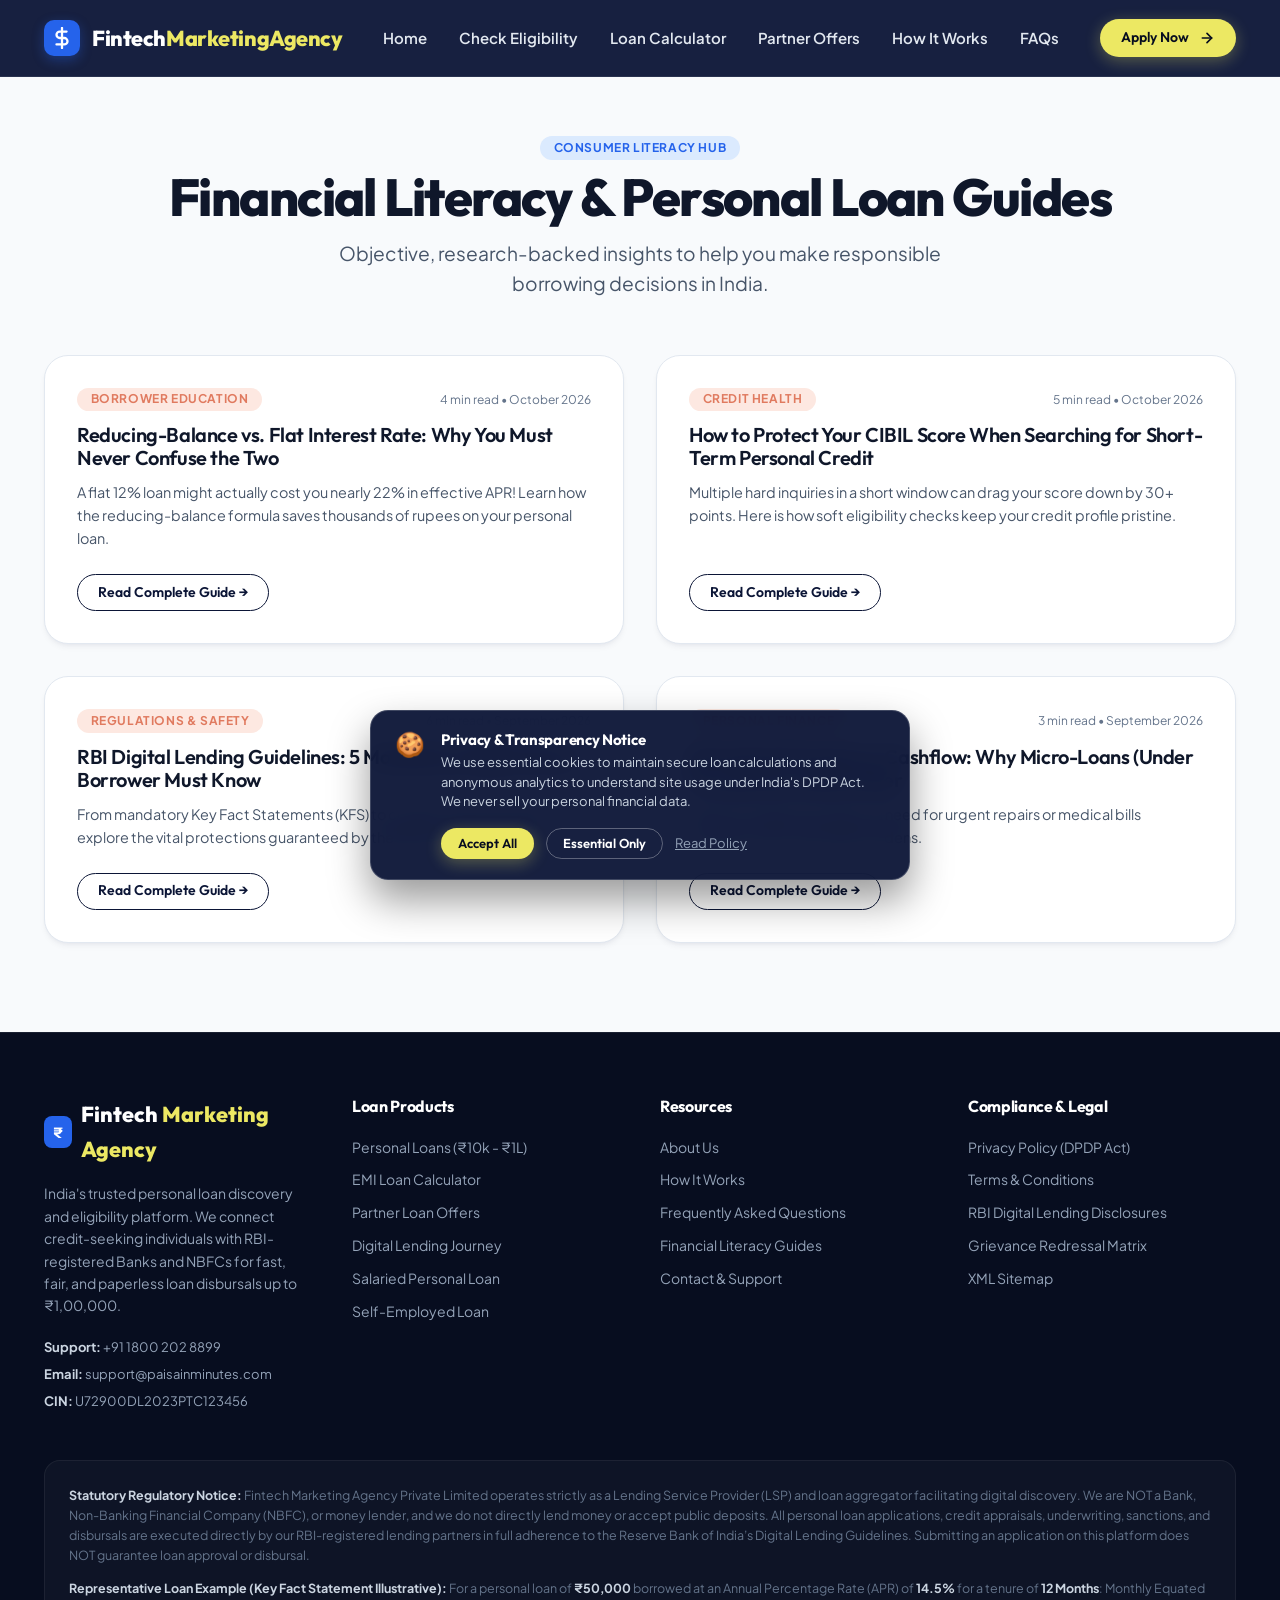
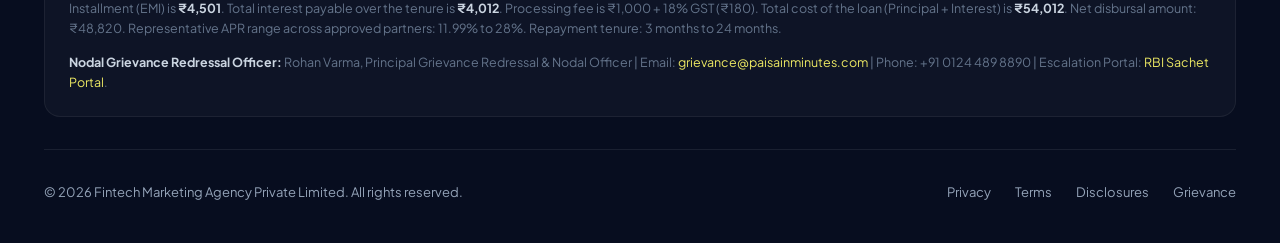
<file: blog.html>
<!DOCTYPE html>
<html lang="en">
<head>
  <meta charset="UTF-8">
  <meta name="viewport" content="width=device-width, initial-scale=1.0, maximum-scale=5.0">
  <meta http-equiv="X-UA-Compatible" content="ie=edge">

  <!-- Primary SEO Meta Tags -->
  <title>Financial Literacy &amp; Personal Loan Guides | Fintech Marketing Agency | Fintech Marketing Agency</title>
  <meta name="title" content="Financial Literacy &amp; Personal Loan Guides | Fintech Marketing Agency | Fintech Marketing Agency">
  <meta name="description" content="Educational guides on personal loan borrowing in India. Learn about reducing-balance interest rates, CIBIL score optimization, and RBI digital lending safety guidelines.">
  <link rel="canonical" href="http://localhost:8000/">
  <meta name="robots" content="index, follow, max-image-preview:large, max-snippet:-1, max-video-preview:-1">
  <meta name="theme-color" content="#0b1536">

  <!-- Open Graph / Facebook -->
  <meta property="og:type" content="website">
  <meta property="og:url" content="http://localhost:8000/">
  <meta property="og:title" content="Financial Literacy &amp; Personal Loan Guides | Fintech Marketing Agency | Fintech Marketing Agency">
  <meta property="og:description" content="Educational guides on personal loan borrowing in India. Learn about reducing-balance interest rates, CIBIL score optimization, and RBI digital lending safety guidelines.">
  <meta property="og:image" content="http://localhost:8000/assets/images/og-preview.png">
  <meta property="og:site_name" content="Fintech Marketing Agency">
  <meta property="og:locale" content="en_IN">

  <!-- Twitter Cards -->
  <meta name="twitter:card" content="summary_large_image">
  <meta name="twitter:url" content="http://localhost:8000/">
  <meta name="twitter:title" content="Financial Literacy &amp; Personal Loan Guides | Fintech Marketing Agency | Fintech Marketing Agency">
  <meta name="twitter:description" content="Educational guides on personal loan borrowing in India. Learn about reducing-balance interest rates, CIBIL score optimization, and RBI digital lending safety guidelines.">
  <meta name="twitter:image" content="http://localhost:8000/assets/images/og-preview.png">

  <!-- Stylesheets -->
  <link rel="stylesheet" href="assets/css/design-system.css">
  <link rel="stylesheet" href="assets/css/components.css">
  <link rel="stylesheet" href="assets/css/pages.css">

  <!-- Schema.org JSON-LD Structured Data for Financial Platform & Lending Service -->
  <script type="application/ld+json">
  {
    "@context": "https://schema.org",
    "@graph": [
      {
        "@type": "Organization",
        "@id": "http://localhost:8000/#organization",
        "name": "Fintech Marketing Agency Private Limited",
        "alternateName": "Fintech Marketing Agency",
        "url": "http://localhost:8000",
        "telephone": "+91 1800 202 8899",
        "email": "support@paisainminutes.com",
        "address": {
          "@type": "PostalAddress",
          "streetAddress": "Tower B, 4th Floor, FinTech Park, Cyber City",
          "addressLocality": "Gurugram",
          "addressRegion": "Haryana",
          "postalCode": "122002",
          "addressCountry": "IN"
        }
      },
      {
        "@type": "FinancialProduct",
        "name": "Fintech Marketing Agency Personal Loan Discovery",
        "description": "Short-term personal loan discovery service up to ₹1,00,000 with flexible tenures of 3 to 24 months.",
        "provider": {
          "@id": "http://localhost:8000/#organization"
        },
        "annualPercentageRate": {
          "@type": "QuantitativeValue",
          "minValue": 11.99,
          "maxValue": 28,
          "unitText": "PERCENT"
        },
        "amount": {
          "@type": "MonetaryAmount",
          "currency": "INR",
          "minValue": 10000,
          "maxValue": 100000        }
      }
    ]
  }
  </script>

  <!-- Client-Side Analytics Configuration -->
  <script>
    window.PIM_ANALYTICS_CONFIG = {
      ga4Id: "G-DEMO12345",
      pixelId: "987654321012345",
      debug: true,
    };
  </script>
</head>
<body>
<header class="site-header" role="banner">
  <div class="container site-nav">
    <!-- Brand Logo -->
    <a href="index.html" class="nav-brand" aria-label="Fintech Marketing Agency Homepage">
      <div class="nav-brand-logo">
        <svg width="22" height="22" viewBox="0 0 24 24" fill="none" stroke="currentColor" stroke-width="2.5" stroke-linecap="round" stroke-linejoin="round">
          <line x1="12" y1="1" x2="12" y2="23"></line>
          <path d="M17 5H9.5a3.5 3.5 0 0 0 0 7h5a3.5 3.5 0 0 1 0 7H6"></path>
        </svg>
      </div>
      <div>
        Fintech<span class="accent">MarketingAgency</span>
      </div>
    </a>

    <!-- Navigation Links -->
    <nav aria-label="Main Navigation">
      <ul class="nav-links" id="navLinks">
        <li>
          <a href="index.html" class="nav-link ">Home</a>
        </li>
        <li>
          <a href="check-eligibility.html" class="nav-link ">Check Eligibility</a>
        </li>
        <li>
          <a href="personal-loan-calculator.html" class="nav-link ">Loan Calculator</a>
        </li>
        <li>
          <a href="offers.html" class="nav-link ">Partner Offers</a>
        </li>
        <li>
          <a href="how-it-works.html" class="nav-link ">How It Works</a>
        </li>
        <li>
          <a href="faq.html" class="nav-link ">FAQs</a>
        </li>
      </ul>
    </nav>

    <!-- Header Actions -->
    <div class="nav-actions">
      <a href="check-eligibility.html" class="btn btn-yellow btn-sm" id="navCtaBtn">
        Apply Now
        <svg width="16" height="16" viewBox="0 0 24 24" fill="none" stroke="currentColor" stroke-width="2.5" stroke-linecap="round" stroke-linejoin="round">
          <line x1="5" y1="12" x2="19" y2="12"></line>
          <polyline points="12 5 19 12 12 19"></polyline>
        </svg>
      </a>

      <!-- Mobile Hamburger Button -->
      <button class="nav-toggle-btn" id="navToggleBtn" aria-label="Toggle navigation menu" aria-expanded="false">
        &#9776;
      </button>
    </div>
  </div>
</header>
<main id="mainContent">

<section class="section" style="background:#f8fafc; padding-top:3.5rem;">
  <div class="container">
    <div class="text-center" style="margin-bottom: 3.5rem;">
      <span class="badge badge-royal" style="margin-bottom: 0.5rem;">Consumer Literacy Hub</span>
      <h1 class="heading-1" style="margin-bottom: 0.75rem;">
        Financial Literacy &amp; Personal Loan Guides
      </h1>
      <p class="text-lead" style="max-width: 640px; margin: 0 auto;">
        Objective, research-backed insights to help you make responsible borrowing decisions in India.
      </p>
    </div>

    <div class="grid grid-cols-2" style="gap: 2rem;">
              <article class="card" style="display:flex; flex-direction:column; justify-content:space-between; background:#fff;">
          <div>
            <div style="display:flex; justify-content:space-between; align-items:center; margin-bottom: 0.75rem;">
              <span class="badge badge-salmon">Borrower Education</span>
              <span style="font-size:0.75rem; color:var(--text-muted);">4 min read &bull; October 2026</span>
            </div>

            <h2 class="heading-4" style="margin-bottom: 0.75rem;">
              <a href="blog-post.html?slug=understanding-reducing-vs-flat-rate-emi" style="color:var(--text-primary); text-decoration:none;">
                Reducing-Balance vs. Flat Interest Rate: Why You Must Never Confuse the Two              </a>
            </h2>

            <p style="color:var(--text-secondary); font-size:0.9rem; line-height:1.6; margin-bottom: 1.5rem;">
              A flat 12% loan might actually cost you nearly 22% in effective APR! Learn how the reducing-balance formula saves thousands of rupees on your personal loan.            </p>
          </div>

          <div>
            <a href="blog-post.html?slug=understanding-reducing-vs-flat-rate-emi" class="btn btn-outline-navy btn-sm">
              Read Complete Guide &rarr;
            </a>
          </div>
        </article>
              <article class="card" style="display:flex; flex-direction:column; justify-content:space-between; background:#fff;">
          <div>
            <div style="display:flex; justify-content:space-between; align-items:center; margin-bottom: 0.75rem;">
              <span class="badge badge-salmon">Credit Health</span>
              <span style="font-size:0.75rem; color:var(--text-muted);">5 min read &bull; October 2026</span>
            </div>

            <h2 class="heading-4" style="margin-bottom: 0.75rem;">
              <a href="blog-post.html?slug=how-to-protect-cibil-score-when-applying" style="color:var(--text-primary); text-decoration:none;">
                How to Protect Your CIBIL Score When Searching for Short-Term Personal Credit              </a>
            </h2>

            <p style="color:var(--text-secondary); font-size:0.9rem; line-height:1.6; margin-bottom: 1.5rem;">
              Multiple hard inquiries in a short window can drag your score down by 30+ points. Here is how soft eligibility checks keep your credit profile pristine.            </p>
          </div>

          <div>
            <a href="blog-post.html?slug=how-to-protect-cibil-score-when-applying" class="btn btn-outline-navy btn-sm">
              Read Complete Guide &rarr;
            </a>
          </div>
        </article>
              <article class="card" style="display:flex; flex-direction:column; justify-content:space-between; background:#fff;">
          <div>
            <div style="display:flex; justify-content:space-between; align-items:center; margin-bottom: 0.75rem;">
              <span class="badge badge-salmon">Regulations &amp; Safety</span>
              <span style="font-size:0.75rem; color:var(--text-muted);">6 min read &bull; September 2026</span>
            </div>

            <h2 class="heading-4" style="margin-bottom: 0.75rem;">
              <a href="blog-post.html?slug=rbi-digital-lending-guidelines-borrower-rights" style="color:var(--text-primary); text-decoration:none;">
                RBI Digital Lending Guidelines: 5 Mandatory Rights Every Borrower Must Know              </a>
            </h2>

            <p style="color:var(--text-secondary); font-size:0.9rem; line-height:1.6; margin-bottom: 1.5rem;">
              From mandatory Key Fact Statements (KFS) to cooling-off exit periods, explore the vital protections guaranteed by the Reserve Bank of India.            </p>
          </div>

          <div>
            <a href="blog-post.html?slug=rbi-digital-lending-guidelines-borrower-rights" class="btn btn-outline-navy btn-sm">
              Read Complete Guide &rarr;
            </a>
          </div>
        </article>
              <article class="card" style="display:flex; flex-direction:column; justify-content:space-between; background:#fff;">
          <div>
            <div style="display:flex; justify-content:space-between; align-items:center; margin-bottom: 0.75rem;">
              <span class="badge badge-salmon">Personal Finance</span>
              <span style="font-size:0.75rem; color:var(--text-muted);">3 min read &bull; September 2026</span>
            </div>

            <h2 class="heading-4" style="margin-bottom: 0.75rem;">
              <a href="blog-post.html?slug=how-micro-personal-loans-manage-emergency-cashflow" style="color:var(--text-primary); text-decoration:none;">
                Managing Emergency Cashflow: Why Micro-Loans (Under ₹1 Lakh) Are Often Safer              </a>
            </h2>

            <p style="color:var(--text-secondary); font-size:0.9rem; line-height:1.6; margin-bottom: 1.5rem;">
              Why borrowing only what you need for urgent repairs or medical bills prevents multi-year debt burdens.            </p>
          </div>

          <div>
            <a href="blog-post.html?slug=how-micro-personal-loans-manage-emergency-cashflow" class="btn btn-outline-navy btn-sm">
              Read Complete Guide &rarr;
            </a>
          </div>
        </article>
          </div>
  </div>
</section>

</main><!-- /#mainContent -->

<!-- Global Cookie Consent Notice -->
<aside id="cookieConsentBanner" style="display:none; position:fixed; bottom:20px; left:20px; right:20px; max-width:540px; margin:0 auto; z-index:9999; background:rgba(11,21,54,0.95); border:1px solid rgba(255,255,255,0.18); border-radius:18px; padding:1.25rem 1.5rem; backdrop-filter:blur(12px); box-shadow:0 20px 40px rgba(0,0,0,0.4); color:#fff;" role="dialog" aria-live="polite" aria-label="Privacy Consent Notice">
  <div style="display:flex; align-items:flex-start; gap:1rem;">
    <div style="font-size:1.5rem; line-height:1;">🍪</div>
    <div style="flex:1;">
      <h4 style="font-size:0.9375rem; font-weight:700; color:#fff; margin-bottom:0.35rem;">Privacy & Transparency Notice</h4>
      <p style="font-size:0.8125rem; color:#cbd5e1; line-height:1.5; margin-bottom:1rem;">
        We use essential cookies to maintain secure loan calculations and anonymous analytics to understand site usage under India's DPDP Act. We never sell your personal financial data.
      </p>
      <div style="display:flex; gap:0.75rem; flex-wrap:wrap;">
        <button type="button" id="acceptCookieBtn" class="btn btn-yellow btn-sm" style="font-size:0.8125rem; padding:0.4rem 1rem;">
          Accept All
        </button>
        <button type="button" id="declineCookieBtn" class="btn btn-outline-white btn-sm" style="font-size:0.8125rem; padding:0.4rem 1rem;">
          Essential Only
        </button>
        <a href="privacy-policy.html" style="color:#94a3b8; font-size:0.8125rem; align-self:center; text-decoration:underline;">Read Policy</a>
      </div>
    </div>
  </div>
</aside>

<footer class="site-footer" role="contentinfo">
  <div class="container">
    <div class="grid grid-cols-4" style="gap: 2.5rem;">
      <!-- Col 1: About & Brand -->
      <div style="grid-column: span 1.3;">
        <div style="display:flex; align-items:center; gap:0.6rem; margin-bottom:1rem;">
          <div style="width:32px; height:32px; background:var(--color-royal-600); border-radius:8px; display:flex; align-items:center; justify-content:center; color:#fff; font-weight:800;">
            ₹
          </div>
          <span style="font-family:var(--font-heading); font-size:1.35rem; font-weight:800; color:#fff;">
            Fintech<span style="color:var(--color-accent-yellow);"> Marketing Agency</span>
          </span>
        </div>
        <p style="color:#94a3b8; font-size:0.875rem; line-height:1.6; margin-bottom:1.25rem;">
          India's trusted personal loan discovery and eligibility platform. We connect credit-seeking individuals with RBI-registered Banks and NBFCs for fast, fair, and paperless loan disbursals up to ₹1,00,000.
        </p>
        <div style="display:flex; flex-direction:column; gap:0.4rem; font-size:0.8125rem;">
          <div><strong style="color:#cbd5e1;">Support:</strong> <a href="tel:+9118002028899">+91 1800 202 8899</a></div>
          <div><strong style="color:#cbd5e1;">Email:</strong> <a href="mailto:support@paisainminutes.com">support@paisainminutes.com</a></div>
          <div><strong style="color:#cbd5e1;">CIN:</strong> U72900DL2023PTC123456</div>
        </div>
      </div>

      <!-- Col 2: Products & Calculators -->
      <div>
        <h5>Loan Products</h5>
        <ul class="footer-links">
          <li><a href="check-eligibility.html">Personal Loans (₹10k - ₹1L)</a></li>
          <li><a href="personal-loan-calculator.html">EMI Loan Calculator</a></li>
          <li><a href="offers.html">Partner Loan Offers</a></li>
          <li><a href="how-it-works.html">Digital Lending Journey</a></li>
          <li><a href="check-eligibility.html?type=salaried">Salaried Personal Loan</a></li>
          <li><a href="check-eligibility.html?type=self-employed">Self-Employed Loan</a></li>
        </ul>
      </div>

      <!-- Col 3: Company & Education -->
      <div>
        <h5>Resources</h5>
        <ul class="footer-links">
          <li><a href="about.html">About Us</a></li>
          <li><a href="how-it-works.html">How It Works</a></li>
          <li><a href="faq.html">Frequently Asked Questions</a></li>
          <li><a href="blog.html">Financial Literacy Guides</a></li>
          <li><a href="contact.html">Contact & Support</a></li>
          
        </ul>
      </div>

      <!-- Col 4: Regulatory & Compliance -->
      <div>
        <h5>Compliance & Legal</h5>
        <ul class="footer-links">
          <li><a href="privacy-policy.html">Privacy Policy (DPDP Act)</a></li>
          <li><a href="terms-and-conditions.html">Terms & Conditions</a></li>
          <li><a href="loan-disclosures.html">RBI Digital Lending Disclosures</a></li>
          <li><a href="grievance-redressal.html">Grievance Redressal Matrix</a></li>
          <li><a href="sitemap.xml">XML Sitemap</a></li>
        </ul>
      </div>
    </div>

    <!-- Mandatory RBI Digital Lending & Key Fact Statement (KFS) Disclosures -->
    <div class="footer-disclosures">
      <p style="margin-bottom: 0.85rem;">
        <strong>Statutory Regulatory Notice:</strong> Fintech Marketing Agency Private Limited operates strictly as a Lending Service Provider (LSP) and loan aggregator facilitating digital discovery. We are NOT a Bank, Non-Banking Financial Company (NBFC), or money lender, and we do not directly lend money or accept public deposits. All personal loan applications, credit appraisals, underwriting, sanctions, and disbursals are executed directly by our RBI-registered lending partners in full adherence to the Reserve Bank of India’s Digital Lending Guidelines. Submitting an application on this platform does NOT guarantee loan approval or disbursal.
      </p>
      <p style="margin-bottom: 0.85rem;">
        <strong>Representative Loan Example (Key Fact Statement Illustrative):</strong> For a personal loan of <strong>₹50,000</strong> borrowed at an Annual Percentage Rate (APR) of <strong>14.5%</strong> for a tenure of <strong>12 Months</strong>: Monthly Equated Installment (EMI) is <strong>₹4,501</strong>. Total interest payable over the tenure is <strong>₹4,012</strong>. Processing fee is ₹1,000 + 18% GST (₹180). Total cost of the loan (Principal + Interest) is <strong>₹54,012</strong>. Net disbursal amount: ₹48,820. Representative APR range across approved partners: 11.99% to 28%. Repayment tenure: 3 months to 24 months.
      </p>
      <p>
        <strong>Nodal Grievance Redressal Officer:</strong> Rohan Varma, Principal Grievance Redressal &amp; Nodal Officer | Email: <a href="mailto:grievance@paisainminutes.com" style="color:#ece863;">grievance@paisainminutes.com</a> | Phone: +91 0124 489 8890 | Escalation Portal: <a href="https://sachet.rbi.org.in/" target="_blank" rel="noopener noreferrer" style="color:#ece863;">RBI Sachet Portal</a>.
      </p>
    </div>

    <!-- Bottom Copyright -->
    <div class="footer-bottom">
      <div>
        &copy; 2026 Fintech Marketing Agency Private Limited. All rights reserved.
      </div>
      <div style="display:flex; gap:1.5rem;">
        <a href="privacy-policy.html">Privacy</a>
        <a href="terms-and-conditions.html">Terms</a>
        <a href="loan-disclosures.html">Disclosures</a>
        <a href="grievance-redressal.html">Grievance</a>
      </div>
    </div>
  </div>
</footer>

<!-- Core JavaScript Assets -->
<script src="assets/js/main.js" defer></script>
<script src="assets/js/analytics.js" defer></script>
</body>
</html>
</file>
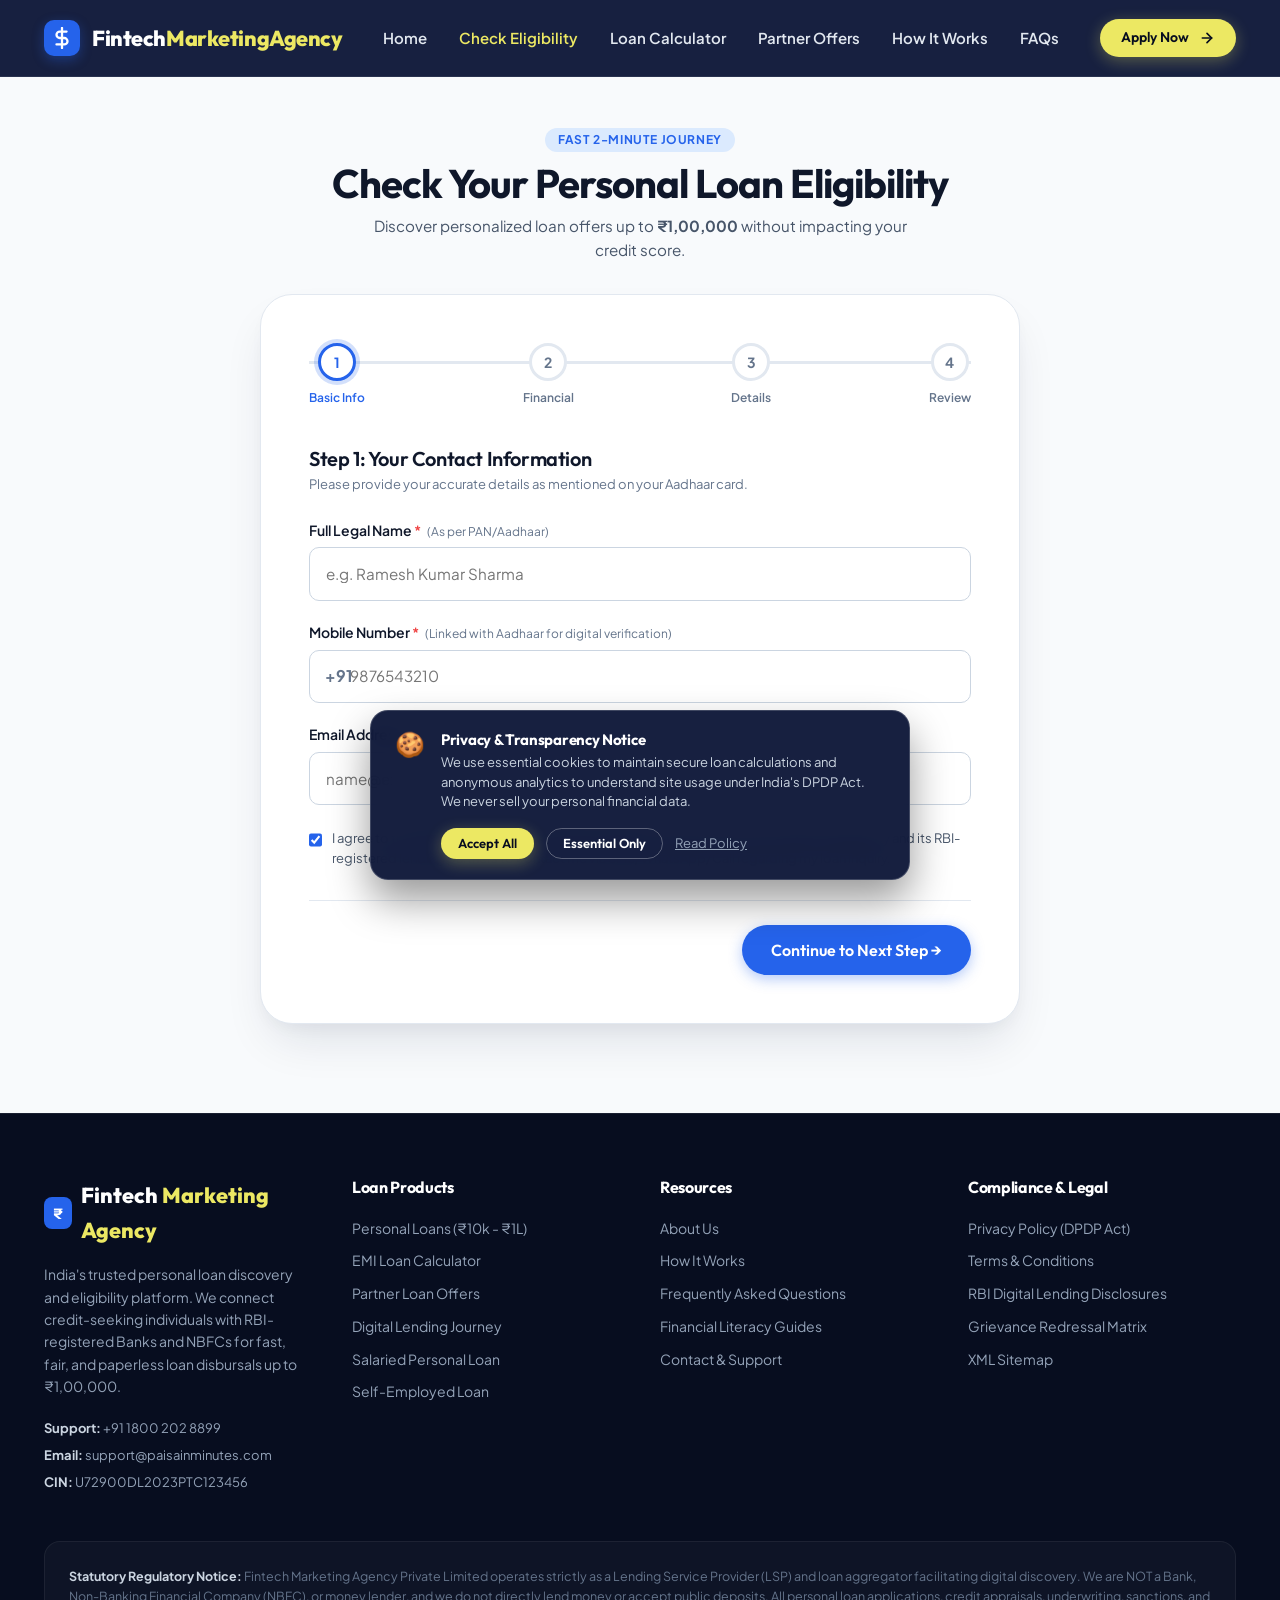
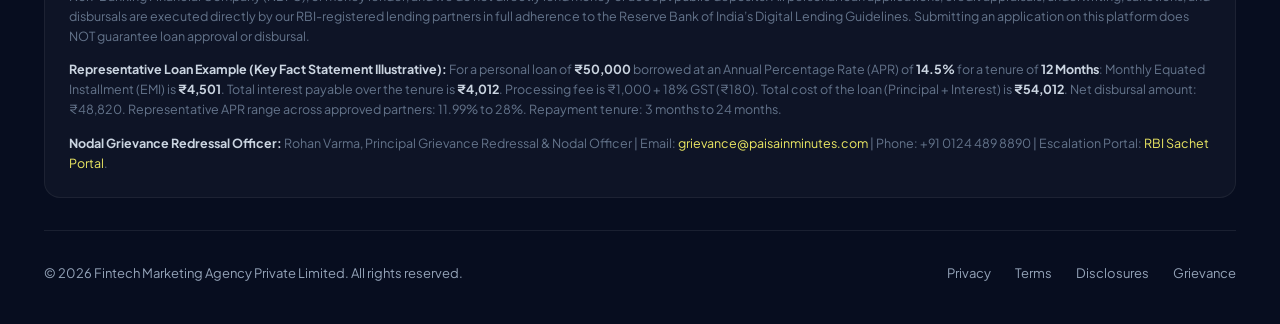
<file: check-eligibility.html>
<!DOCTYPE html>
<html lang="en">
<head>
  <meta charset="UTF-8">
  <meta name="viewport" content="width=device-width, initial-scale=1.0, maximum-scale=5.0">
  <meta http-equiv="X-UA-Compatible" content="ie=edge">

  <!-- Primary SEO Meta Tags -->
  <title>Check Personal Loan Eligibility – 4 Step Fast Digital Application | Fintech Marketing Agency</title>
  <meta name="title" content="Check Personal Loan Eligibility – 4 Step Fast Digital Application | Fintech Marketing Agency">
  <meta name="description" content="Check your personal loan eligibility up to ₹1,00,000 in under 2 minutes. 100% digital, soft bureau check, and instant matching with RBI-regulated NBFC partners.">
  <link rel="canonical" href="http://localhost:8000/">
  <meta name="robots" content="index, follow, max-image-preview:large, max-snippet:-1, max-video-preview:-1">
  <meta name="theme-color" content="#0b1536">

  <!-- Open Graph / Facebook -->
  <meta property="og:type" content="website">
  <meta property="og:url" content="http://localhost:8000/">
  <meta property="og:title" content="Check Personal Loan Eligibility – 4 Step Fast Digital Application | Fintech Marketing Agency">
  <meta property="og:description" content="Check your personal loan eligibility up to ₹1,00,000 in under 2 minutes. 100% digital, soft bureau check, and instant matching with RBI-regulated NBFC partners.">
  <meta property="og:image" content="http://localhost:8000/assets/images/og-preview.png">
  <meta property="og:site_name" content="Fintech Marketing Agency">
  <meta property="og:locale" content="en_IN">

  <!-- Twitter Cards -->
  <meta name="twitter:card" content="summary_large_image">
  <meta name="twitter:url" content="http://localhost:8000/">
  <meta name="twitter:title" content="Check Personal Loan Eligibility – 4 Step Fast Digital Application | Fintech Marketing Agency">
  <meta name="twitter:description" content="Check your personal loan eligibility up to ₹1,00,000 in under 2 minutes. 100% digital, soft bureau check, and instant matching with RBI-regulated NBFC partners.">
  <meta name="twitter:image" content="http://localhost:8000/assets/images/og-preview.png">

  <!-- Stylesheets -->
  <link rel="stylesheet" href="assets/css/design-system.css">
  <link rel="stylesheet" href="assets/css/components.css">
  <link rel="stylesheet" href="assets/css/pages.css">

  <!-- Schema.org JSON-LD Structured Data for Financial Platform & Lending Service -->
  <script type="application/ld+json">
  {
    "@context": "https://schema.org",
    "@graph": [
      {
        "@type": "Organization",
        "@id": "http://localhost:8000/#organization",
        "name": "Fintech Marketing Agency Private Limited",
        "alternateName": "Fintech Marketing Agency",
        "url": "http://localhost:8000",
        "telephone": "+91 1800 202 8899",
        "email": "support@paisainminutes.com",
        "address": {
          "@type": "PostalAddress",
          "streetAddress": "Tower B, 4th Floor, FinTech Park, Cyber City",
          "addressLocality": "Gurugram",
          "addressRegion": "Haryana",
          "postalCode": "122002",
          "addressCountry": "IN"
        }
      },
      {
        "@type": "FinancialProduct",
        "name": "Fintech Marketing Agency Personal Loan Discovery",
        "description": "Short-term personal loan discovery service up to ₹1,00,000 with flexible tenures of 3 to 24 months.",
        "provider": {
          "@id": "http://localhost:8000/#organization"
        },
        "annualPercentageRate": {
          "@type": "QuantitativeValue",
          "minValue": 11.99,
          "maxValue": 28,
          "unitText": "PERCENT"
        },
        "amount": {
          "@type": "MonetaryAmount",
          "currency": "INR",
          "minValue": 10000,
          "maxValue": 100000        }
      }
    ]
  }
  </script>

  <!-- Client-Side Analytics Configuration -->
  <script>
    window.PIM_ANALYTICS_CONFIG = {
      ga4Id: "G-DEMO12345",
      pixelId: "987654321012345",
      debug: true,
    };
  </script>
</head>
<body>
<header class="site-header" role="banner">
  <div class="container site-nav">
    <!-- Brand Logo -->
    <a href="index.html" class="nav-brand" aria-label="Fintech Marketing Agency Homepage">
      <div class="nav-brand-logo">
        <svg width="22" height="22" viewBox="0 0 24 24" fill="none" stroke="currentColor" stroke-width="2.5" stroke-linecap="round" stroke-linejoin="round">
          <line x1="12" y1="1" x2="12" y2="23"></line>
          <path d="M17 5H9.5a3.5 3.5 0 0 0 0 7h5a3.5 3.5 0 0 1 0 7H6"></path>
        </svg>
      </div>
      <div>
        Fintech<span class="accent">MarketingAgency</span>
      </div>
    </a>

    <!-- Navigation Links -->
    <nav aria-label="Main Navigation">
      <ul class="nav-links" id="navLinks">
        <li>
          <a href="index.html" class="nav-link ">Home</a>
        </li>
        <li>
          <a href="check-eligibility.html" class="nav-link active">Check Eligibility</a>
        </li>
        <li>
          <a href="personal-loan-calculator.html" class="nav-link ">Loan Calculator</a>
        </li>
        <li>
          <a href="offers.html" class="nav-link ">Partner Offers</a>
        </li>
        <li>
          <a href="how-it-works.html" class="nav-link ">How It Works</a>
        </li>
        <li>
          <a href="faq.html" class="nav-link ">FAQs</a>
        </li>
      </ul>
    </nav>

    <!-- Header Actions -->
    <div class="nav-actions">
      <a href="check-eligibility.html" class="btn btn-yellow btn-sm" id="navCtaBtn">
        Apply Now
        <svg width="16" height="16" viewBox="0 0 24 24" fill="none" stroke="currentColor" stroke-width="2.5" stroke-linecap="round" stroke-linejoin="round">
          <line x1="5" y1="12" x2="19" y2="12"></line>
          <polyline points="12 5 19 12 12 19"></polyline>
        </svg>
      </a>

      <!-- Mobile Hamburger Button -->
      <button class="nav-toggle-btn" id="navToggleBtn" aria-label="Toggle navigation menu" aria-expanded="false">
        &#9776;
      </button>
    </div>
  </div>
</header>
<main id="mainContent">

<section class="section" style="background: #f8fafc; min-height: 85vh; padding-top: 3rem;" aria-label="Eligibility Application Wizard">
  <div class="container container-narrow">
    <!-- Wizard Header -->
    <div class="text-center" style="margin-bottom: 2rem;">
      <span class="badge badge-royal" style="margin-bottom: 0.5rem;">Fast 2-Minute Journey</span>
      <h1 class="heading-2" style="margin-bottom: 0.5rem;">
        Check Your Personal Loan Eligibility
      </h1>
      <p style="color: var(--text-secondary); max-width: 540px; margin: 0 auto; font-size: 0.95rem;">
        Discover personalized loan offers up to <strong>₹1,00,000</strong> without impacting your credit score.
      </p>
    </div>

    <!-- Active Wizard Form Card -->
    <div id="eligibilityWizardContainer" class="eligibility-wizard-card">
      <!-- 4-Step Progress Bar -->
      <div class="wizard-progress" aria-label="Application Progress">
        <div class="wizard-progress-bar" id="wizardProgressBar" style="width: 0%;"></div>
        
        <div class="wizard-step active" id="stepIndicator1">
          <div class="wizard-circle">1</div>
          <span class="wizard-label">Basic Info</span>
        </div>
        <div class="wizard-step" id="stepIndicator2">
          <div class="wizard-circle">2</div>
          <span class="wizard-label">Financial</span>
        </div>
        <div class="wizard-step" id="stepIndicator3">
          <div class="wizard-circle">3</div>
          <span class="wizard-label">Details</span>
        </div>
        <div class="wizard-step" id="stepIndicator4">
          <div class="wizard-circle">4</div>
          <span class="wizard-label">Review</span>
        </div>
      </div>

      <!-- Inline Notification Alert -->
      <div id="wizardAlert" style="display:none; padding:12px 16px; border-radius:10px; margin-bottom:1.5rem; font-size:0.875rem; background:#fee2e2; color:#b91c1c; border:1px solid #fecaca;" role="alert"></div>

      <form id="eligibilityForm" novalidate>
        <input type="hidden" name="csrf_token" value="1ca1de3e39ccf07f22f1f375e23a68f0403cb7613da128acbb92b03aef5c57b3">
        <input type="hidden" name="partnerPreferred" value="">

        <!-- ====================================================================
             STEP 1: BASIC INFORMATION
             ==================================================================== -->
        <div class="wizard-step-pane active" id="wizardStep1">
          <div style="margin-bottom: 1.5rem;">
            <h2 class="heading-4" style="margin-bottom: 0.25rem;">Step 1: Your Contact Information</h2>
            <p style="font-size: 0.8125rem; color: var(--text-muted);">Please provide your accurate details as mentioned on your Aadhaar card.</p>
          </div>

          <!-- Full Name -->
          <div class="form-group">
            <label for="fullName" class="form-label">
              Full Legal Name <span style="color:#ef4444;">*</span>
              <span class="form-label-desc">(As per PAN/Aadhaar)</span>
            </label>
            <input type="text" id="fullName" name="fullName" class="form-control wizard-field" placeholder="e.g. Ramesh Kumar Sharma" required autocomplete="name">
            <span class="form-error" id="fullNameError"></span>
          </div>

          <!-- Mobile Number -->
          <div class="form-group">
            <label for="mobileNumber" class="form-label">
              Mobile Number <span style="color:#ef4444;">*</span>
              <span class="form-label-desc">(Linked with Aadhaar for digital verification)</span>
            </label>
            <div class="input-with-icon">
              <span class="input-icon-prefix">+91</span>
              <input type="tel" id="mobileNumber" name="mobileNumber" class="form-control wizard-field" placeholder="9876543210" maxlength="10" required autocomplete="tel-national">
            </div>
            <span class="form-error" id="mobileNumberError"></span>
          </div>

          <!-- Email (Optional) -->
          <div class="form-group">
            <label for="email" class="form-label">
              Email Address <span class="form-label-desc">(For electronic Key Fact Statement)</span>
            </label>
            <input type="email" id="email" name="email" class="form-control wizard-field" placeholder="name@example.com" autocomplete="email">
            <span class="form-error" id="emailError"></span>
          </div>

          <!-- Terms Consent Checkbox -->
          <div class="form-group" style="margin-top: 1.5rem;">
            <label style="display:flex; align-items:flex-start; gap:0.6rem; cursor:pointer; font-size:0.8125rem; color:var(--text-secondary); line-height:1.5;">
              <input type="checkbox" id="initialConsentCheck" class="wizard-field" required checked style="margin-top:3px; accent-color:var(--color-royal-600); width:16px; height:16px;">
              <span>
                I agree to the <a href="terms-and-conditions.html" target="_blank" style="color:var(--color-royal-600); text-decoration:underline;">Terms & Conditions</a> and <a href="privacy-policy.html" target="_blank" style="color:var(--color-royal-600); text-decoration:underline;">Privacy Policy</a>, and authorize Fintech Marketing Agency and its RBI-registered lending partners to contact me via SMS/WhatsApp/Call regarding my loan inquiry.
              </span>
            </label>
            <span class="form-error" id="initialConsentCheckError"></span>
          </div>
        </div>

        <!-- ====================================================================
             STEP 2: FINANCIAL PROFILE
             ==================================================================== -->
        <div class="wizard-step-pane" id="wizardStep2">
          <div style="margin-bottom: 1.5rem;">
            <h2 class="heading-4" style="margin-bottom: 0.25rem;">Step 2: Employment & Income Profile</h2>
            <p style="font-size: 0.8125rem; color: var(--text-muted);">This helps determine which partner offers the lowest APR for your profile.</p>
          </div>

          <!-- Employment Type -->
          <div class="form-group">
            <label for="employmentType" class="form-label">Employment Type <span style="color:#ef4444;">*</span></label>
            <select id="employmentType" name="employmentType" class="form-control wizard-field" required>
              <option value="Salaried" selected>Salaried (Private / Govt / MNC)</option>
              <option value="Self-Employed Professional">Self-Employed Professional (Doctor, CA, Consultant)</option>
              <option value="Self-Employed Business">Self-Employed Business / Trader / Merchant</option>
            </select>
          </div>

          <!-- Monthly In-Hand Income -->
          <div class="form-group">
            <label for="monthlyIncome" class="form-label">
              Monthly Net In-Hand Income <span style="color:#ef4444;">*</span>
              <span class="form-label-desc">(Credited to bank account)</span>
            </label>
            <div class="input-with-icon">
              <span class="input-icon-prefix">₹</span>
              <input type="number" id="monthlyIncome" name="monthlyIncome" class="form-control wizard-field" placeholder="e.g. 35000" min="10000" step="1000" required>
            </div>
            <span class="form-error" id="monthlyIncomeError"></span>
          </div>

          <!-- Required Loan Amount (Slider + Input Sync) -->
          <div class="form-group" style="margin-top: 1.5rem;">
            <div style="display:flex; justify-content:space-between; align-items:center; margin-bottom: 0.4rem;">
              <label for="wizardAmountSlider" class="form-label" style="margin-bottom: 0;">Required Loan Amount <span style="color:#ef4444;">*</span></label>
              <div style="position:relative; width:130px;">
                <span style="position:absolute; left:10px; top:50%; transform:translateY(-50%); color:#2563eb; font-weight:700;">₹</span>
                <input type="number" id="wizardAmountInput" name="loanAmount" class="form-control" value="50000" min="10000" max="100000" step="5000" style="padding-left:26px; font-weight:700;">
              </div>
            </div>
            <input type="range" id="wizardAmountSlider" class="range-slider" min="10000" max="100000" step="5000" value="50000" aria-label="Loan Amount Selector">
            <div class="range-slider-labels">
              <span>₹10,000</span>
              <span>Max: ₹1,00,000</span>
            </div>
          </div>

          <!-- Desired Tenure -->
          <div class="form-group">
            <label for="loanTenure" class="form-label">Preferred Tenure (Months)</label>
            <select id="loanTenure" name="loanTenure" class="form-control wizard-field">
              <option value="3">3 Months (Short-term)</option>
              <option value="6">6 Months</option>
              <option value="9">9 Months</option>
              <option value="12" selected>12 Months (Recommended)</option>
              <option value="18">18 Months</option>
              <option value="24">24 Months</option>
            </select>
          </div>

          <!-- City & PIN code -->
          <div class="grid grid-cols-2" style="gap:1rem;">
            <div class="form-group">
              <label for="city" class="form-label">Current City</label>
              <input type="text" id="city" name="city" class="form-control wizard-field" placeholder="e.g. Pune, Delhi, Bengaluru">
            </div>
            <div class="form-group">
              <label for="pincode" class="form-label">PIN Code</label>
              <input type="text" id="pincode" name="pincode" class="form-control wizard-field" placeholder="e.g. 411001" maxlength="6">
              <span class="form-error" id="pincodeError"></span>
            </div>
          </div>
        </div>

        <!-- ====================================================================
             STEP 3: ADDITIONAL INFORMATION
             ==================================================================== -->
        <div class="wizard-step-pane" id="wizardStep3">
          <div style="margin-bottom: 1.5rem;">
            <h2 class="heading-4" style="margin-bottom: 0.25rem;">Step 3: Purpose & KYC Pre-check</h2>
            <p style="font-size: 0.8125rem; color: var(--text-muted);">Collected only where necessary for responsible lending compliance.</p>
          </div>

          <!-- Purpose of Loan -->
          <div class="form-group">
            <label for="loanPurpose" class="form-label">Purpose of Loan</label>
            <select id="loanPurpose" name="loanPurpose" class="form-control wizard-field">
              <option value="Emergency Medical Expenses">Emergency Medical Expenses</option>
              <option value="Home Renovation / Relocation">Home Renovation / Relocation</option>
              <option value="Education / Certification Fees">Education / Certification Fees</option>
              <option value="Debt Consolidation / Credit Repayment">Debt Consolidation / Bill Repayment</option>
              <option value="Family / Travel Expenses">Family Event / Travel</option>
              <option value="Working Capital Support">Working Capital / Freelance Support</option>
              <option value="Other Personal Needs" selected>Other Personal Needs</option>
            </select>
          </div>

          <!-- PAN Card (Optional at step 3, validated if provided) -->
          <div class="form-group">
            <label for="panNumber" class="form-label">
              PAN Number <span class="form-label-desc">(Optional - helps instant credit appraisal)</span>
            </label>
            <input type="text" id="panNumber" name="panNumber" class="form-control wizard-field" placeholder="ABCDE1234F" maxlength="10" style="text-transform:uppercase;">
            <span class="form-error" id="panNumberError"></span>
            <p style="font-size: 0.75rem; color: var(--text-muted); margin-top: 4px;">
              Your PAN will be masked and processed through bank-grade encryption exclusively for eligibility appraisal.
            </p>
          </div>

          <div style="background:#eff6ff; border:1px solid #bfdbfe; border-radius:12px; padding:1.25rem; margin-top:1.5rem;">
            <h3 style="color:#1e40af; font-size:0.875rem; font-weight:700; margin-bottom:0.25rem;">
              🔒 Digital Lending Safe Harbors
            </h3>
            <p style="color:#1e3a8a; font-size:0.8125rem; line-height:1.5;">
              We never ask for your debit card PIN, net banking password, or confidential OTP. All official KYC steps are conducted via certified Government Digilocker / UIDAI infrastructure.
            </p>
          </div>
        </div>

        <!-- ====================================================================
             STEP 4: EDITABLE REVIEW & SUBMIT
             ==================================================================== -->
        <div class="wizard-step-pane" id="wizardStep4">
          <div style="margin-bottom: 1.5rem;">
            <h2 class="heading-4" style="margin-bottom: 0.25rem;">Step 4: Review Your Information</h2>
            <p style="font-size: 0.8125rem; color: var(--text-muted);">Ensure all details are accurate before submitting to lending partners.</p>
          </div>

          <!-- Live Review Summary Box -->
          <div class="review-summary-box">
            <div class="review-row">
              <span style="color:var(--text-muted);">Full Name:</span>
              <div>
                <strong id="reviewName">-</strong>
                <a href="#" data-jump-step="1" style="color:var(--color-royal-600); margin-left:8px; font-size:0.8125rem; text-decoration:underline;">Edit</a>
              </div>
            </div>
            <div class="review-row">
              <span style="color:var(--text-muted);">Mobile:</span>
              <div>
                <strong id="reviewMobile">-</strong>
                <a href="#" data-jump-step="1" style="color:var(--color-royal-600); margin-left:8px; font-size:0.8125rem; text-decoration:underline;">Edit</a>
              </div>
            </div>
            <div class="review-row">
              <span style="color:var(--text-muted);">Employment:</span>
              <div>
                <strong id="reviewEmployment">-</strong>
                <a href="#" data-jump-step="2" style="color:var(--color-royal-600); margin-left:8px; font-size:0.8125rem; text-decoration:underline;">Edit</a>
              </div>
            </div>
            <div class="review-row">
              <span style="color:var(--text-muted);">Monthly Income:</span>
              <div>
                <strong id="reviewIncome">-</strong>
                <a href="#" data-jump-step="2" style="color:var(--color-royal-600); margin-left:8px; font-size:0.8125rem; text-decoration:underline;">Edit</a>
              </div>
            </div>
            <div class="review-row">
              <span style="color:var(--text-muted);">Requested Amount:</span>
              <div>
                <strong id="reviewAmount" style="color:#2563eb;">-</strong>
                <a href="#" data-jump-step="2" style="color:var(--color-royal-600); margin-left:8px; font-size:0.8125rem; text-decoration:underline;">Edit</a>
              </div>
            </div>
            <div class="review-row">
              <span style="color:var(--text-muted);">Tenure:</span>
              <div>
                <strong id="reviewTenure">-</strong>
                <a href="#" data-jump-step="2" style="color:var(--color-royal-600); margin-left:8px; font-size:0.8125rem; text-decoration:underline;">Edit</a>
              </div>
            </div>
            <div class="review-row">
              <span style="color:var(--text-muted);">Purpose:</span>
              <strong id="reviewPurpose">-</strong>
            </div>
            <div class="review-row">
              <span style="color:var(--text-muted);">Location:</span>
              <strong id="reviewCity">-</strong>
            </div>
          </div>

          <!-- Final Consent & Statutory Disclaimers -->
          <div style="margin-top: 1.25rem;">
            <label style="display:flex; align-items:flex-start; gap:0.6rem; cursor:pointer; font-size:0.8125rem; color:var(--text-secondary); line-height:1.5;">
              <input type="checkbox" id="finalConsentCheck" name="finalConsentCheck" value="1" required checked style="margin-top:3px; accent-color:var(--color-royal-600); width:16px; height:16px;">
              <span>
                I confirm that the above details are accurate and true. I understand that Fintech Marketing Agency does not guarantee loan disbursal, and that final loan approval and interest rates depend solely on the credit underwriting of our RBI-registered lending partners.
              </span>
            </label>
          </div>
        </div>

        <!-- Wizard Navigation Footer Buttons -->
        <div class="wizard-footer-actions">
          <button type="button" id="wizardPrevBtn" class="btn btn-outline-navy btn-sm" style="visibility:hidden;">
            &larr; Previous Step
          </button>

          <button type="button" id="wizardNextBtn" class="btn btn-primary">
            Continue to Next Step &rarr;
          </button>

          <button type="submit" id="wizardSubmitBtn" class="btn btn-yellow" style="display:none;">
            <span id="submitSpinner" style="display:none; width:16px; height:16px; border:2px solid #000; border-top-color:transparent; border-radius:50%; animation:spin 0.8s linear infinite; margin-right:8px;"></span>
            Verify &amp; Submit Application
          </button>
        </div>
      </form>
    </div>

    <!-- ====================================================================
         VERIFIED SUCCESS SCREEN (Rendered after successful API call)
         ==================================================================== -->
    <div id="eligibilitySuccessContainer" class="eligibility-wizard-card text-center" style="display:none;">
      <div style="width:72px; height:72px; background:#dcfce7; color:#15803d; border-radius:50%; display:flex; align-items:center; justify-content:center; margin:0 auto 1.5rem auto; font-size:2rem;">
        ✓
      </div>
      <span class="badge badge-emerald" style="margin-bottom:0.75rem;">Application Verified</span>
      <h2 class="heading-2" style="margin-bottom:0.5rem;">Application Successfully Submitted!</h2>
      <p style="color:var(--text-secondary); max-width:520px; margin:0 auto 1.5rem auto;">
        Your personal loan eligibility has been recorded. Our partner underwriting team is performing the automated digital pre-assessment.
      </p>

      <div style="background:#f1f5f9; border-radius:14px; padding:1.25rem; max-width:440px; margin:0 auto 2rem auto;">
        <div style="font-size:0.75rem; text-transform:uppercase; letter-spacing:0.05em; color:var(--text-muted); font-weight:700;">
          Your Unique Application Reference ID
        </div>
        <div id="successReferenceId" style="font-family:var(--font-heading); font-size:1.75rem; font-weight:800; color:var(--color-royal-600); margin:0.35rem 0;">
          PIM-2610-SAMPLE
        </div>
        <div style="font-size:0.8125rem; color:var(--text-secondary);">
          Keep this reference ID for tracking your application status.
        </div>
      </div>

      <!-- What happens next -->
      <div class="text-left" style="background:#fff; border:1px solid var(--border-subtle); border-radius:14px; padding:1.5rem; max-width:540px; margin:0 auto 2rem auto;">
        <h3 class="heading-4" style="font-size:1rem; margin-bottom:0.75rem;">What Happens Next:</h3>
        <ol style="padding-left:1.25rem; font-size:0.875rem; color:var(--text-secondary); line-height:1.6;">
          <li>You will receive an SMS and WhatsApp confirmation with lender quotation options.</li>
          <li>Select your preferred lender to complete 1-minute Aadhaar OTP verification.</li>
          <li>Sanction letter and Key Fact Statement will be issued electronically.</li>
          <li>Disbursal will be initiated directly into your bank account.</li>
        </ol>
      </div>

      <div style="display:flex; justify-content:center; gap:1rem;">
        <a href="offers.html" class="btn btn-primary">
          Explore Current Partner Offers
        </a>
        <a href="index.html" class="btn btn-outline-navy">
          Return to Home
        </a>
      </div>
    </div>
  </div>
</section>

<!-- Page-specific Javascript -->
<script src="assets/js/eligibility.js" defer></script>

<style>
@keyframes spin {
  from { transform: rotate(0deg); }
  to { transform: rotate(360deg); }
}
</style>

</main><!-- /#mainContent -->

<!-- Global Cookie Consent Notice -->
<aside id="cookieConsentBanner" style="display:none; position:fixed; bottom:20px; left:20px; right:20px; max-width:540px; margin:0 auto; z-index:9999; background:rgba(11,21,54,0.95); border:1px solid rgba(255,255,255,0.18); border-radius:18px; padding:1.25rem 1.5rem; backdrop-filter:blur(12px); box-shadow:0 20px 40px rgba(0,0,0,0.4); color:#fff;" role="dialog" aria-live="polite" aria-label="Privacy Consent Notice">
  <div style="display:flex; align-items:flex-start; gap:1rem;">
    <div style="font-size:1.5rem; line-height:1;">🍪</div>
    <div style="flex:1;">
      <h4 style="font-size:0.9375rem; font-weight:700; color:#fff; margin-bottom:0.35rem;">Privacy & Transparency Notice</h4>
      <p style="font-size:0.8125rem; color:#cbd5e1; line-height:1.5; margin-bottom:1rem;">
        We use essential cookies to maintain secure loan calculations and anonymous analytics to understand site usage under India's DPDP Act. We never sell your personal financial data.
      </p>
      <div style="display:flex; gap:0.75rem; flex-wrap:wrap;">
        <button type="button" id="acceptCookieBtn" class="btn btn-yellow btn-sm" style="font-size:0.8125rem; padding:0.4rem 1rem;">
          Accept All
        </button>
        <button type="button" id="declineCookieBtn" class="btn btn-outline-white btn-sm" style="font-size:0.8125rem; padding:0.4rem 1rem;">
          Essential Only
        </button>
        <a href="privacy-policy.html" style="color:#94a3b8; font-size:0.8125rem; align-self:center; text-decoration:underline;">Read Policy</a>
      </div>
    </div>
  </div>
</aside>

<footer class="site-footer" role="contentinfo">
  <div class="container">
    <div class="grid grid-cols-4" style="gap: 2.5rem;">
      <!-- Col 1: About & Brand -->
      <div style="grid-column: span 1.3;">
        <div style="display:flex; align-items:center; gap:0.6rem; margin-bottom:1rem;">
          <div style="width:32px; height:32px; background:var(--color-royal-600); border-radius:8px; display:flex; align-items:center; justify-content:center; color:#fff; font-weight:800;">
            ₹
          </div>
          <span style="font-family:var(--font-heading); font-size:1.35rem; font-weight:800; color:#fff;">
            Fintech<span style="color:var(--color-accent-yellow);"> Marketing Agency</span>
          </span>
        </div>
        <p style="color:#94a3b8; font-size:0.875rem; line-height:1.6; margin-bottom:1.25rem;">
          India's trusted personal loan discovery and eligibility platform. We connect credit-seeking individuals with RBI-registered Banks and NBFCs for fast, fair, and paperless loan disbursals up to ₹1,00,000.
        </p>
        <div style="display:flex; flex-direction:column; gap:0.4rem; font-size:0.8125rem;">
          <div><strong style="color:#cbd5e1;">Support:</strong> <a href="tel:+9118002028899">+91 1800 202 8899</a></div>
          <div><strong style="color:#cbd5e1;">Email:</strong> <a href="mailto:support@paisainminutes.com">support@paisainminutes.com</a></div>
          <div><strong style="color:#cbd5e1;">CIN:</strong> U72900DL2023PTC123456</div>
        </div>
      </div>

      <!-- Col 2: Products & Calculators -->
      <div>
        <h5>Loan Products</h5>
        <ul class="footer-links">
          <li><a href="check-eligibility.html">Personal Loans (₹10k - ₹1L)</a></li>
          <li><a href="personal-loan-calculator.html">EMI Loan Calculator</a></li>
          <li><a href="offers.html">Partner Loan Offers</a></li>
          <li><a href="how-it-works.html">Digital Lending Journey</a></li>
          <li><a href="check-eligibility.html?type=salaried">Salaried Personal Loan</a></li>
          <li><a href="check-eligibility.html?type=self-employed">Self-Employed Loan</a></li>
        </ul>
      </div>

      <!-- Col 3: Company & Education -->
      <div>
        <h5>Resources</h5>
        <ul class="footer-links">
          <li><a href="about.html">About Us</a></li>
          <li><a href="how-it-works.html">How It Works</a></li>
          <li><a href="faq.html">Frequently Asked Questions</a></li>
          <li><a href="blog.html">Financial Literacy Guides</a></li>
          <li><a href="contact.html">Contact & Support</a></li>
          
        </ul>
      </div>

      <!-- Col 4: Regulatory & Compliance -->
      <div>
        <h5>Compliance & Legal</h5>
        <ul class="footer-links">
          <li><a href="privacy-policy.html">Privacy Policy (DPDP Act)</a></li>
          <li><a href="terms-and-conditions.html">Terms & Conditions</a></li>
          <li><a href="loan-disclosures.html">RBI Digital Lending Disclosures</a></li>
          <li><a href="grievance-redressal.html">Grievance Redressal Matrix</a></li>
          <li><a href="sitemap.xml">XML Sitemap</a></li>
        </ul>
      </div>
    </div>

    <!-- Mandatory RBI Digital Lending & Key Fact Statement (KFS) Disclosures -->
    <div class="footer-disclosures">
      <p style="margin-bottom: 0.85rem;">
        <strong>Statutory Regulatory Notice:</strong> Fintech Marketing Agency Private Limited operates strictly as a Lending Service Provider (LSP) and loan aggregator facilitating digital discovery. We are NOT a Bank, Non-Banking Financial Company (NBFC), or money lender, and we do not directly lend money or accept public deposits. All personal loan applications, credit appraisals, underwriting, sanctions, and disbursals are executed directly by our RBI-registered lending partners in full adherence to the Reserve Bank of India’s Digital Lending Guidelines. Submitting an application on this platform does NOT guarantee loan approval or disbursal.
      </p>
      <p style="margin-bottom: 0.85rem;">
        <strong>Representative Loan Example (Key Fact Statement Illustrative):</strong> For a personal loan of <strong>₹50,000</strong> borrowed at an Annual Percentage Rate (APR) of <strong>14.5%</strong> for a tenure of <strong>12 Months</strong>: Monthly Equated Installment (EMI) is <strong>₹4,501</strong>. Total interest payable over the tenure is <strong>₹4,012</strong>. Processing fee is ₹1,000 + 18% GST (₹180). Total cost of the loan (Principal + Interest) is <strong>₹54,012</strong>. Net disbursal amount: ₹48,820. Representative APR range across approved partners: 11.99% to 28%. Repayment tenure: 3 months to 24 months.
      </p>
      <p>
        <strong>Nodal Grievance Redressal Officer:</strong> Rohan Varma, Principal Grievance Redressal &amp; Nodal Officer | Email: <a href="mailto:grievance@paisainminutes.com" style="color:#ece863;">grievance@paisainminutes.com</a> | Phone: +91 0124 489 8890 | Escalation Portal: <a href="https://sachet.rbi.org.in/" target="_blank" rel="noopener noreferrer" style="color:#ece863;">RBI Sachet Portal</a>.
      </p>
    </div>

    <!-- Bottom Copyright -->
    <div class="footer-bottom">
      <div>
        &copy; 2026 Fintech Marketing Agency Private Limited. All rights reserved.
      </div>
      <div style="display:flex; gap:1.5rem;">
        <a href="privacy-policy.html">Privacy</a>
        <a href="terms-and-conditions.html">Terms</a>
        <a href="loan-disclosures.html">Disclosures</a>
        <a href="grievance-redressal.html">Grievance</a>
      </div>
    </div>
  </div>
</footer>

<!-- Core JavaScript Assets -->
<script src="assets/js/main.js" defer></script>
<script src="assets/js/analytics.js" defer></script>
</body>
</html>
</file>
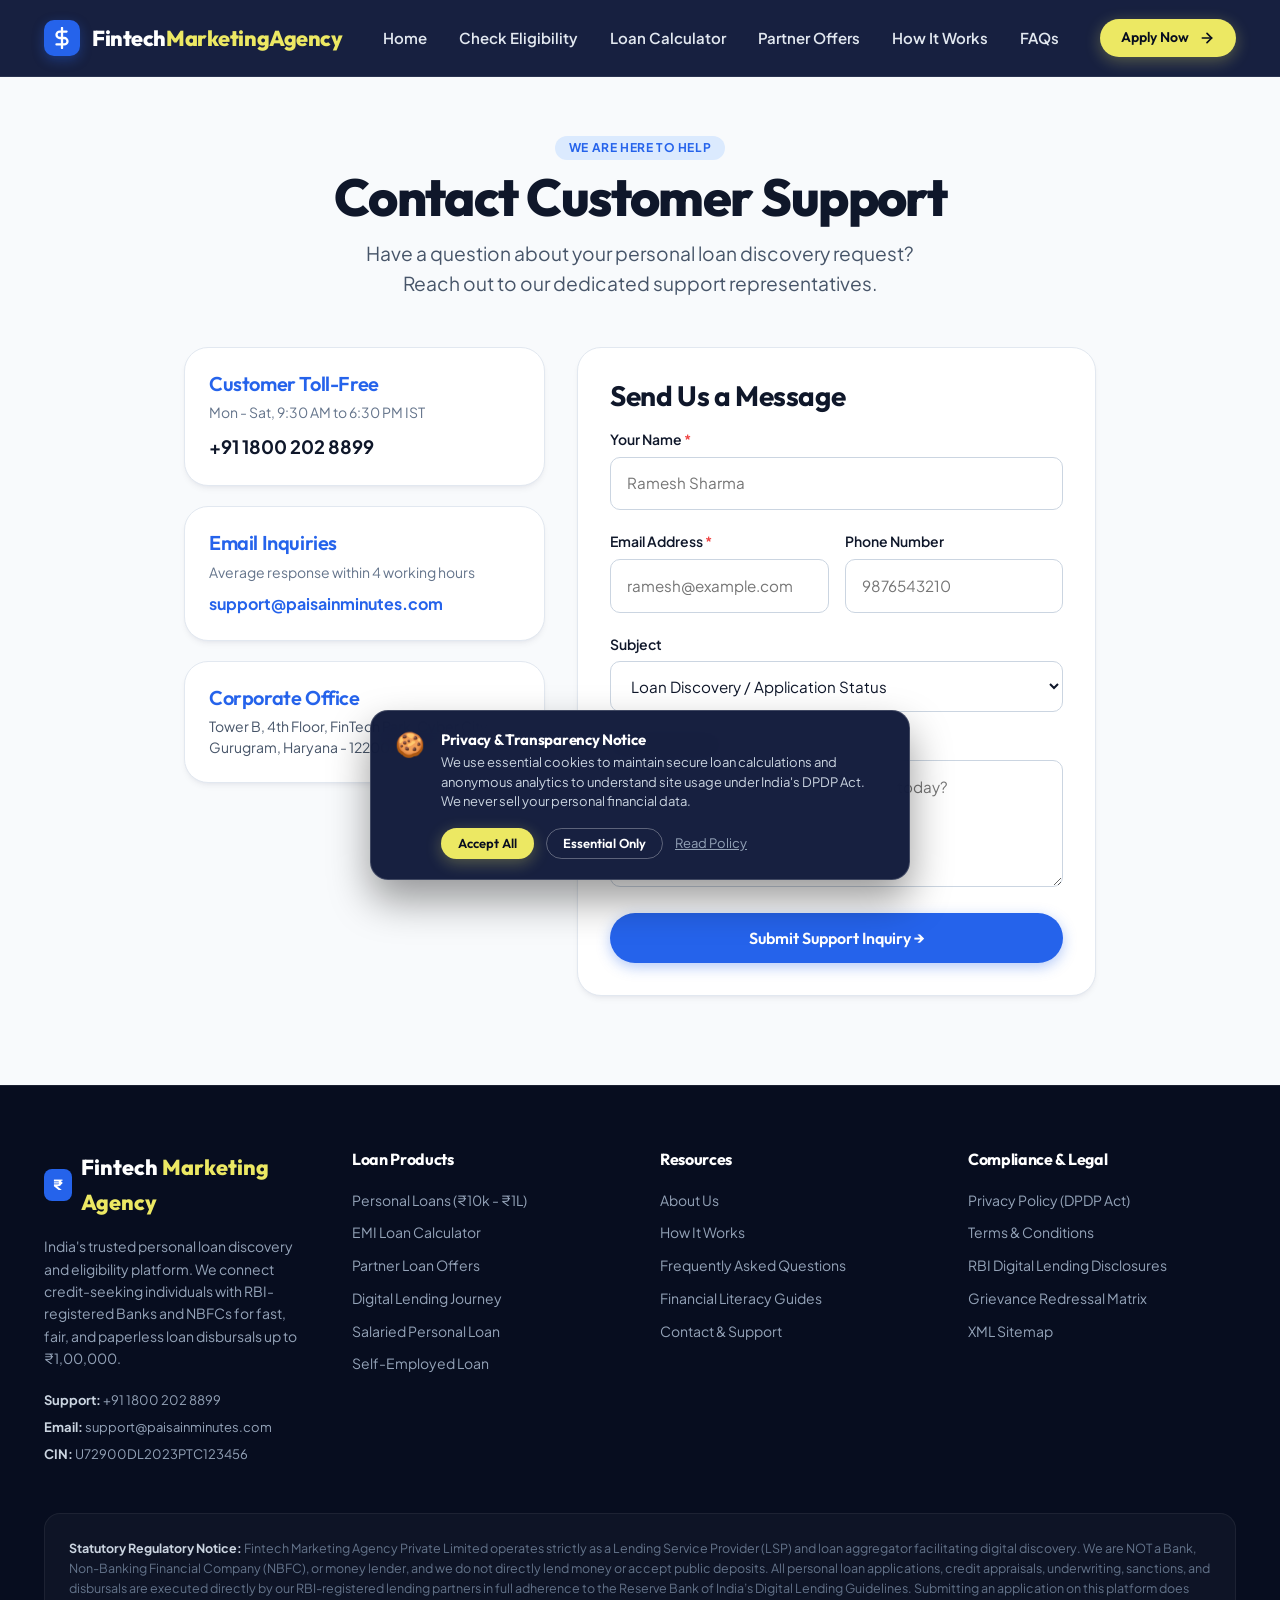
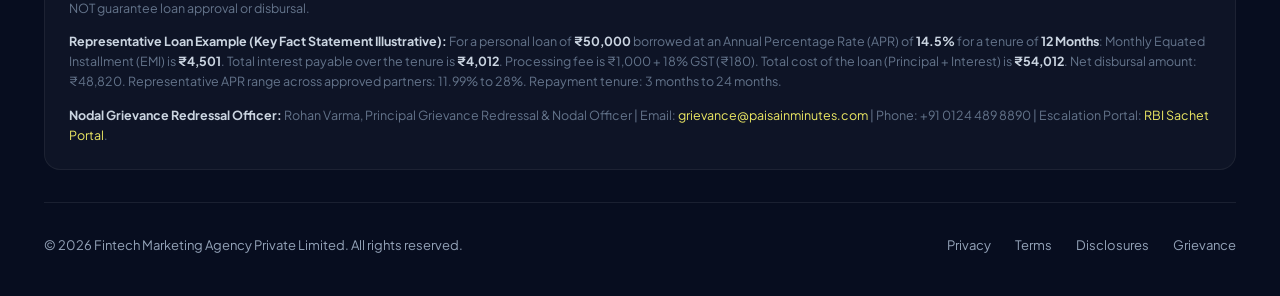
<file: contact.html>
<!DOCTYPE html>
<html lang="en">
<head>
  <meta charset="UTF-8">
  <meta name="viewport" content="width=device-width, initial-scale=1.0, maximum-scale=5.0">
  <meta http-equiv="X-UA-Compatible" content="ie=edge">

  <!-- Primary SEO Meta Tags -->
  <title>Contact Us – Customer Support &amp; Grievance Desk | Fintech Marketing Agency</title>
  <meta name="title" content="Contact Us – Customer Support &amp; Grievance Desk | Fintech Marketing Agency">
  <meta name="description" content="Get in touch with the Fintech Marketing Agency support desk. Our team is available Monday to Saturday to assist with personal loan discovery queries and grievances.">
  <link rel="canonical" href="http://localhost:8000/">
  <meta name="robots" content="index, follow, max-image-preview:large, max-snippet:-1, max-video-preview:-1">
  <meta name="theme-color" content="#0b1536">

  <!-- Open Graph / Facebook -->
  <meta property="og:type" content="website">
  <meta property="og:url" content="http://localhost:8000/">
  <meta property="og:title" content="Contact Us – Customer Support &amp; Grievance Desk | Fintech Marketing Agency">
  <meta property="og:description" content="Get in touch with the Fintech Marketing Agency support desk. Our team is available Monday to Saturday to assist with personal loan discovery queries and grievances.">
  <meta property="og:image" content="http://localhost:8000/assets/images/og-preview.png">
  <meta property="og:site_name" content="Fintech Marketing Agency">
  <meta property="og:locale" content="en_IN">

  <!-- Twitter Cards -->
  <meta name="twitter:card" content="summary_large_image">
  <meta name="twitter:url" content="http://localhost:8000/">
  <meta name="twitter:title" content="Contact Us – Customer Support &amp; Grievance Desk | Fintech Marketing Agency">
  <meta name="twitter:description" content="Get in touch with the Fintech Marketing Agency support desk. Our team is available Monday to Saturday to assist with personal loan discovery queries and grievances.">
  <meta name="twitter:image" content="http://localhost:8000/assets/images/og-preview.png">

  <!-- Stylesheets -->
  <link rel="stylesheet" href="assets/css/design-system.css">
  <link rel="stylesheet" href="assets/css/components.css">
  <link rel="stylesheet" href="assets/css/pages.css">

  <!-- Schema.org JSON-LD Structured Data for Financial Platform & Lending Service -->
  <script type="application/ld+json">
  {
    "@context": "https://schema.org",
    "@graph": [
      {
        "@type": "Organization",
        "@id": "http://localhost:8000/#organization",
        "name": "Fintech Marketing Agency Private Limited",
        "alternateName": "Fintech Marketing Agency",
        "url": "http://localhost:8000",
        "telephone": "+91 1800 202 8899",
        "email": "support@paisainminutes.com",
        "address": {
          "@type": "PostalAddress",
          "streetAddress": "Tower B, 4th Floor, FinTech Park, Cyber City",
          "addressLocality": "Gurugram",
          "addressRegion": "Haryana",
          "postalCode": "122002",
          "addressCountry": "IN"
        }
      },
      {
        "@type": "FinancialProduct",
        "name": "Fintech Marketing Agency Personal Loan Discovery",
        "description": "Short-term personal loan discovery service up to ₹1,00,000 with flexible tenures of 3 to 24 months.",
        "provider": {
          "@id": "http://localhost:8000/#organization"
        },
        "annualPercentageRate": {
          "@type": "QuantitativeValue",
          "minValue": 11.99,
          "maxValue": 28,
          "unitText": "PERCENT"
        },
        "amount": {
          "@type": "MonetaryAmount",
          "currency": "INR",
          "minValue": 10000,
          "maxValue": 100000        }
      }
    ]
  }
  </script>

  <!-- Client-Side Analytics Configuration -->
  <script>
    window.PIM_ANALYTICS_CONFIG = {
      ga4Id: "G-DEMO12345",
      pixelId: "987654321012345",
      debug: true,
    };
  </script>
</head>
<body>
<header class="site-header" role="banner">
  <div class="container site-nav">
    <!-- Brand Logo -->
    <a href="index.html" class="nav-brand" aria-label="Fintech Marketing Agency Homepage">
      <div class="nav-brand-logo">
        <svg width="22" height="22" viewBox="0 0 24 24" fill="none" stroke="currentColor" stroke-width="2.5" stroke-linecap="round" stroke-linejoin="round">
          <line x1="12" y1="1" x2="12" y2="23"></line>
          <path d="M17 5H9.5a3.5 3.5 0 0 0 0 7h5a3.5 3.5 0 0 1 0 7H6"></path>
        </svg>
      </div>
      <div>
        Fintech<span class="accent">MarketingAgency</span>
      </div>
    </a>

    <!-- Navigation Links -->
    <nav aria-label="Main Navigation">
      <ul class="nav-links" id="navLinks">
        <li>
          <a href="index.html" class="nav-link ">Home</a>
        </li>
        <li>
          <a href="check-eligibility.html" class="nav-link ">Check Eligibility</a>
        </li>
        <li>
          <a href="personal-loan-calculator.html" class="nav-link ">Loan Calculator</a>
        </li>
        <li>
          <a href="offers.html" class="nav-link ">Partner Offers</a>
        </li>
        <li>
          <a href="how-it-works.html" class="nav-link ">How It Works</a>
        </li>
        <li>
          <a href="faq.html" class="nav-link ">FAQs</a>
        </li>
      </ul>
    </nav>

    <!-- Header Actions -->
    <div class="nav-actions">
      <a href="check-eligibility.html" class="btn btn-yellow btn-sm" id="navCtaBtn">
        Apply Now
        <svg width="16" height="16" viewBox="0 0 24 24" fill="none" stroke="currentColor" stroke-width="2.5" stroke-linecap="round" stroke-linejoin="round">
          <line x1="5" y1="12" x2="19" y2="12"></line>
          <polyline points="12 5 19 12 12 19"></polyline>
        </svg>
      </a>

      <!-- Mobile Hamburger Button -->
      <button class="nav-toggle-btn" id="navToggleBtn" aria-label="Toggle navigation menu" aria-expanded="false">
        &#9776;
      </button>
    </div>
  </div>
</header>
<main id="mainContent">

<section class="section" style="background:#f8fafc; padding-top:3.5rem;">
  <div class="container container-narrow">
    <div class="text-center" style="margin-bottom: 3rem;">
      <span class="badge badge-royal" style="margin-bottom:0.5rem;">We Are Here To Help</span>
      <h1 class="heading-1" style="margin-bottom:0.75rem;">Contact Customer Support</h1>
      <p class="text-lead" style="max-width:600px; margin:0 auto;">
        Have a question about your personal loan discovery request? Reach out to our dedicated support representatives.
      </p>
    </div>

    <div class="grid grid-cols-12" style="gap:2rem;">
      <!-- Contact Info Cards (5 cols) -->
      <div style="grid-column:span 5; display:flex; flex-direction:column; gap:1.25rem;">
        <div class="card" style="padding:1.5rem;">
          <h3 class="heading-4" style="color:var(--color-royal-600); margin-bottom:0.4rem;">Customer Toll-Free</h3>
          <p style="font-size:0.875rem; color:var(--text-muted); margin-bottom:0.5rem;">Mon - Sat, 9:30 AM to 6:30 PM IST</p>
          <a href="tel:18002028899" style="font-size:1.15rem; font-weight:700; color:var(--text-primary);">+91 1800 202 8899</a>
        </div>

        <div class="card" style="padding:1.5rem;">
          <h3 class="heading-4" style="color:var(--color-royal-600); margin-bottom:0.4rem;">Email Inquiries</h3>
          <p style="font-size:0.875rem; color:var(--text-muted); margin-bottom:0.5rem;">Average response within 4 working hours</p>
          <a href="mailto:support@paisainminutes.com" style="font-size:1rem; font-weight:700; color:var(--color-royal-600);">support@paisainminutes.com</a>
        </div>

        <div class="card" style="padding:1.5rem;">
          <h3 class="heading-4" style="color:var(--color-royal-600); margin-bottom:0.4rem;">Corporate Office</h3>
          <p style="font-size:0.875rem; color:var(--text-secondary); line-height:1.5;">
            Tower B, 4th Floor, FinTech Park, Cyber City, Gurugram, Haryana - 122002, India          </p>
        </div>
      </div>

      <!-- Contact Form (7 cols) -->
      <div style="grid-column:span 7;" class="card">
        <h2 class="heading-3" style="margin-bottom:1rem;">Send Us a Message</h2>
        
        <div id="contactSuccessMsg" style="display:none; background:#ecfdf5; color:#065f46; border:1px solid #a7f3d0; border-radius:12px; padding:1rem 1.25rem; margin-bottom:1.25rem; font-size:0.9375rem;">
          <strong>Thank you!</strong> Your support inquiry has been received. Our team will contact you within 4 business hours.
        </div>

        <form id="contactForm" onsubmit="event.preventDefault(); document.getElementById('contactSuccessMsg').style.display='block'; this.reset();">
          <div class="form-group">
            <label class="form-label">Your Name <span style="color:#ef4444;">*</span></label>
            <input type="text" name="name" class="form-control" placeholder="Ramesh Sharma" required>
          </div>

          <div class="grid grid-cols-2" style="gap:1rem;">
            <div class="form-group">
              <label class="form-label">Email Address <span style="color:#ef4444;">*</span></label>
              <input type="email" name="email" class="form-control" placeholder="ramesh@example.com" required>
            </div>
            <div class="form-group">
              <label class="form-label">Phone Number</label>
              <input type="tel" name="phone" class="form-control" placeholder="9876543210" maxlength="10">
            </div>
          </div>

          <div class="form-group">
            <label class="form-label">Subject</label>
            <select name="subject" class="form-control">
              <option value="Application Inquiry">Loan Discovery / Application Status</option>
              <option value="Lender Query">Question About Partner Lenders</option>
              <option value="Technical Issue">Website Feedback / Technical Issue</option>
              <option value="Grievance">Grievance or Dispute Escalation</option>
            </select>
          </div>

          <div class="form-group">
            <label class="form-label">Message Details <span style="color:#ef4444;">*</span></label>
            <textarea name="message" class="form-control" rows="4" placeholder="How can our support team assist you today?" required></textarea>
          </div>

          <button type="submit" class="btn btn-primary btn-block">
            Submit Support Inquiry &rarr;
          </button>
        </form>
      </div>
    </div>
  </div>
</section>

</main><!-- /#mainContent -->

<!-- Global Cookie Consent Notice -->
<aside id="cookieConsentBanner" style="display:none; position:fixed; bottom:20px; left:20px; right:20px; max-width:540px; margin:0 auto; z-index:9999; background:rgba(11,21,54,0.95); border:1px solid rgba(255,255,255,0.18); border-radius:18px; padding:1.25rem 1.5rem; backdrop-filter:blur(12px); box-shadow:0 20px 40px rgba(0,0,0,0.4); color:#fff;" role="dialog" aria-live="polite" aria-label="Privacy Consent Notice">
  <div style="display:flex; align-items:flex-start; gap:1rem;">
    <div style="font-size:1.5rem; line-height:1;">🍪</div>
    <div style="flex:1;">
      <h4 style="font-size:0.9375rem; font-weight:700; color:#fff; margin-bottom:0.35rem;">Privacy & Transparency Notice</h4>
      <p style="font-size:0.8125rem; color:#cbd5e1; line-height:1.5; margin-bottom:1rem;">
        We use essential cookies to maintain secure loan calculations and anonymous analytics to understand site usage under India's DPDP Act. We never sell your personal financial data.
      </p>
      <div style="display:flex; gap:0.75rem; flex-wrap:wrap;">
        <button type="button" id="acceptCookieBtn" class="btn btn-yellow btn-sm" style="font-size:0.8125rem; padding:0.4rem 1rem;">
          Accept All
        </button>
        <button type="button" id="declineCookieBtn" class="btn btn-outline-white btn-sm" style="font-size:0.8125rem; padding:0.4rem 1rem;">
          Essential Only
        </button>
        <a href="privacy-policy.html" style="color:#94a3b8; font-size:0.8125rem; align-self:center; text-decoration:underline;">Read Policy</a>
      </div>
    </div>
  </div>
</aside>

<footer class="site-footer" role="contentinfo">
  <div class="container">
    <div class="grid grid-cols-4" style="gap: 2.5rem;">
      <!-- Col 1: About & Brand -->
      <div style="grid-column: span 1.3;">
        <div style="display:flex; align-items:center; gap:0.6rem; margin-bottom:1rem;">
          <div style="width:32px; height:32px; background:var(--color-royal-600); border-radius:8px; display:flex; align-items:center; justify-content:center; color:#fff; font-weight:800;">
            ₹
          </div>
          <span style="font-family:var(--font-heading); font-size:1.35rem; font-weight:800; color:#fff;">
            Fintech<span style="color:var(--color-accent-yellow);"> Marketing Agency</span>
          </span>
        </div>
        <p style="color:#94a3b8; font-size:0.875rem; line-height:1.6; margin-bottom:1.25rem;">
          India's trusted personal loan discovery and eligibility platform. We connect credit-seeking individuals with RBI-registered Banks and NBFCs for fast, fair, and paperless loan disbursals up to ₹1,00,000.
        </p>
        <div style="display:flex; flex-direction:column; gap:0.4rem; font-size:0.8125rem;">
          <div><strong style="color:#cbd5e1;">Support:</strong> <a href="tel:+9118002028899">+91 1800 202 8899</a></div>
          <div><strong style="color:#cbd5e1;">Email:</strong> <a href="mailto:support@paisainminutes.com">support@paisainminutes.com</a></div>
          <div><strong style="color:#cbd5e1;">CIN:</strong> U72900DL2023PTC123456</div>
        </div>
      </div>

      <!-- Col 2: Products & Calculators -->
      <div>
        <h5>Loan Products</h5>
        <ul class="footer-links">
          <li><a href="check-eligibility.html">Personal Loans (₹10k - ₹1L)</a></li>
          <li><a href="personal-loan-calculator.html">EMI Loan Calculator</a></li>
          <li><a href="offers.html">Partner Loan Offers</a></li>
          <li><a href="how-it-works.html">Digital Lending Journey</a></li>
          <li><a href="check-eligibility.html?type=salaried">Salaried Personal Loan</a></li>
          <li><a href="check-eligibility.html?type=self-employed">Self-Employed Loan</a></li>
        </ul>
      </div>

      <!-- Col 3: Company & Education -->
      <div>
        <h5>Resources</h5>
        <ul class="footer-links">
          <li><a href="about.html">About Us</a></li>
          <li><a href="how-it-works.html">How It Works</a></li>
          <li><a href="faq.html">Frequently Asked Questions</a></li>
          <li><a href="blog.html">Financial Literacy Guides</a></li>
          <li><a href="contact.html">Contact & Support</a></li>
          
        </ul>
      </div>

      <!-- Col 4: Regulatory & Compliance -->
      <div>
        <h5>Compliance & Legal</h5>
        <ul class="footer-links">
          <li><a href="privacy-policy.html">Privacy Policy (DPDP Act)</a></li>
          <li><a href="terms-and-conditions.html">Terms & Conditions</a></li>
          <li><a href="loan-disclosures.html">RBI Digital Lending Disclosures</a></li>
          <li><a href="grievance-redressal.html">Grievance Redressal Matrix</a></li>
          <li><a href="sitemap.xml">XML Sitemap</a></li>
        </ul>
      </div>
    </div>

    <!-- Mandatory RBI Digital Lending & Key Fact Statement (KFS) Disclosures -->
    <div class="footer-disclosures">
      <p style="margin-bottom: 0.85rem;">
        <strong>Statutory Regulatory Notice:</strong> Fintech Marketing Agency Private Limited operates strictly as a Lending Service Provider (LSP) and loan aggregator facilitating digital discovery. We are NOT a Bank, Non-Banking Financial Company (NBFC), or money lender, and we do not directly lend money or accept public deposits. All personal loan applications, credit appraisals, underwriting, sanctions, and disbursals are executed directly by our RBI-registered lending partners in full adherence to the Reserve Bank of India’s Digital Lending Guidelines. Submitting an application on this platform does NOT guarantee loan approval or disbursal.
      </p>
      <p style="margin-bottom: 0.85rem;">
        <strong>Representative Loan Example (Key Fact Statement Illustrative):</strong> For a personal loan of <strong>₹50,000</strong> borrowed at an Annual Percentage Rate (APR) of <strong>14.5%</strong> for a tenure of <strong>12 Months</strong>: Monthly Equated Installment (EMI) is <strong>₹4,501</strong>. Total interest payable over the tenure is <strong>₹4,012</strong>. Processing fee is ₹1,000 + 18% GST (₹180). Total cost of the loan (Principal + Interest) is <strong>₹54,012</strong>. Net disbursal amount: ₹48,820. Representative APR range across approved partners: 11.99% to 28%. Repayment tenure: 3 months to 24 months.
      </p>
      <p>
        <strong>Nodal Grievance Redressal Officer:</strong> Rohan Varma, Principal Grievance Redressal &amp; Nodal Officer | Email: <a href="mailto:grievance@paisainminutes.com" style="color:#ece863;">grievance@paisainminutes.com</a> | Phone: +91 0124 489 8890 | Escalation Portal: <a href="https://sachet.rbi.org.in/" target="_blank" rel="noopener noreferrer" style="color:#ece863;">RBI Sachet Portal</a>.
      </p>
    </div>

    <!-- Bottom Copyright -->
    <div class="footer-bottom">
      <div>
        &copy; 2026 Fintech Marketing Agency Private Limited. All rights reserved.
      </div>
      <div style="display:flex; gap:1.5rem;">
        <a href="privacy-policy.html">Privacy</a>
        <a href="terms-and-conditions.html">Terms</a>
        <a href="loan-disclosures.html">Disclosures</a>
        <a href="grievance-redressal.html">Grievance</a>
      </div>
    </div>
  </div>
</footer>

<!-- Core JavaScript Assets -->
<script src="assets/js/main.js" defer></script>
<script src="assets/js/analytics.js" defer></script>
</body>
</html>
</file>
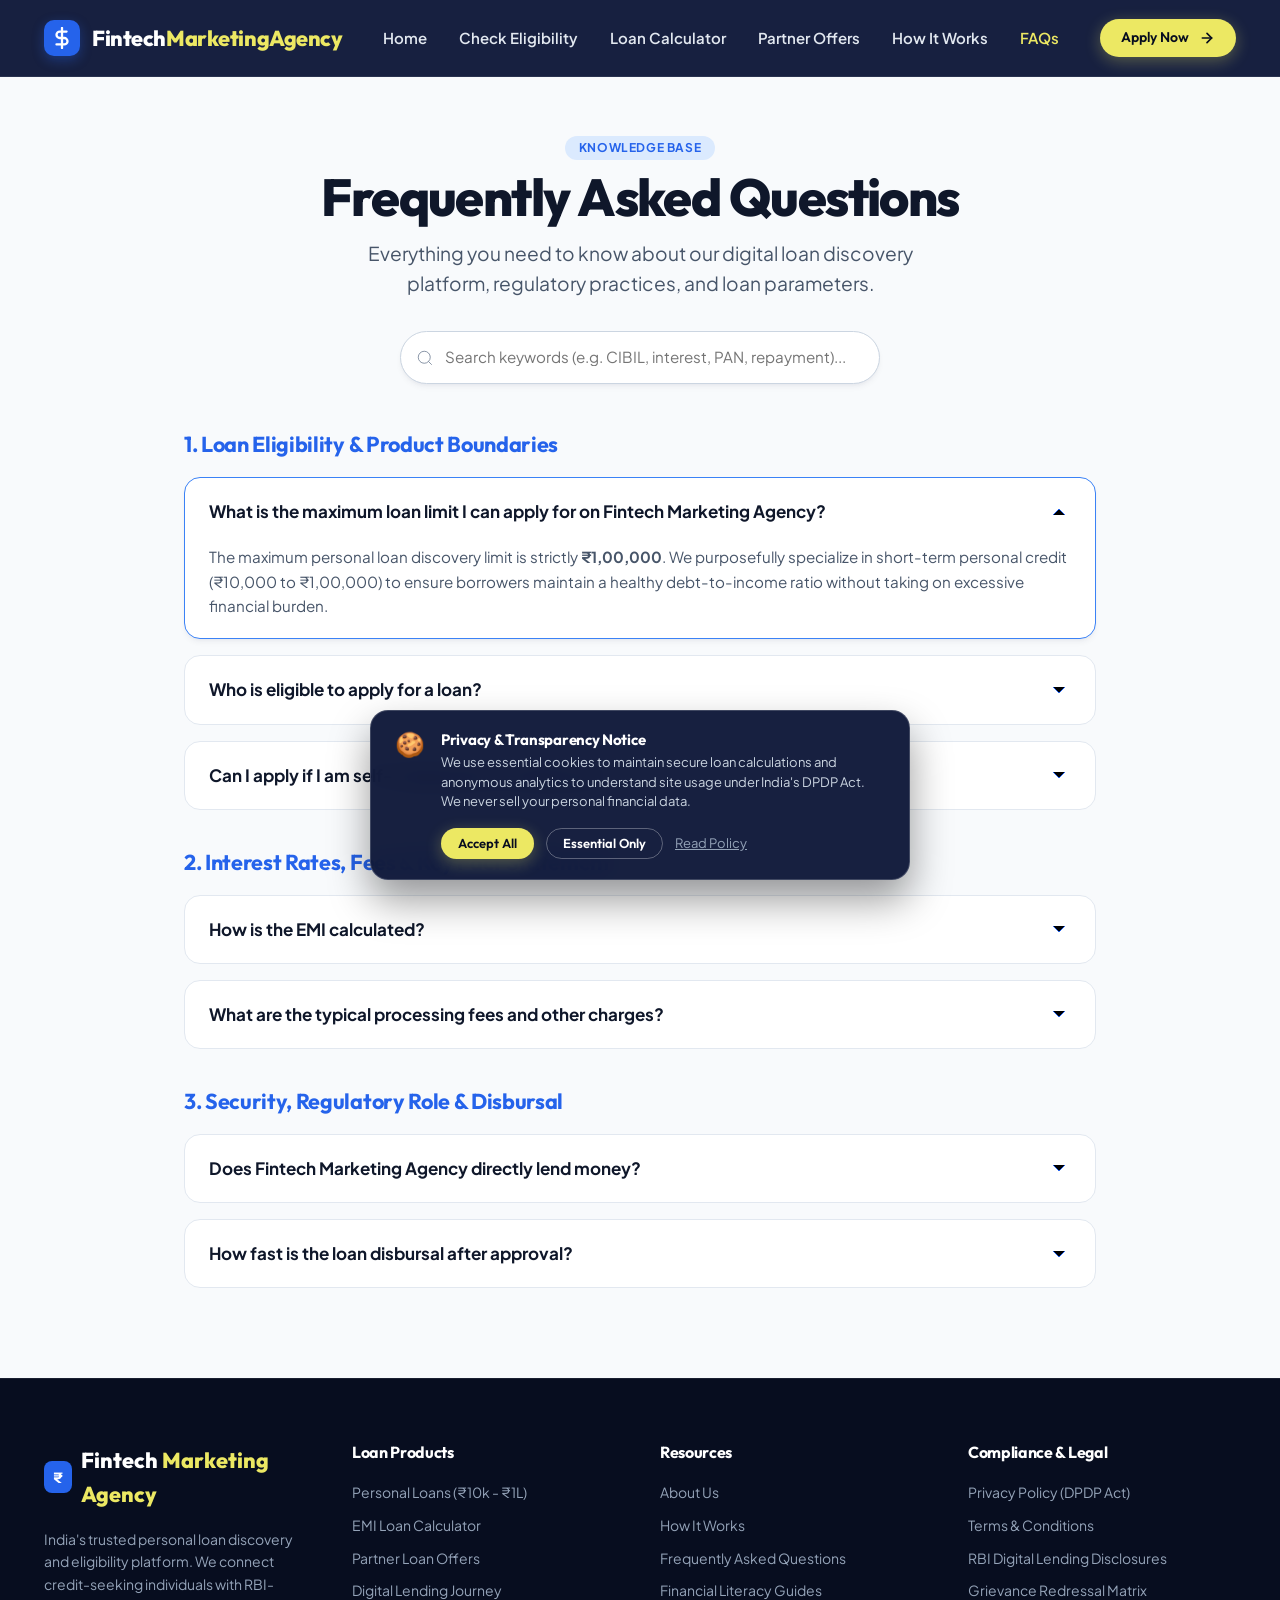
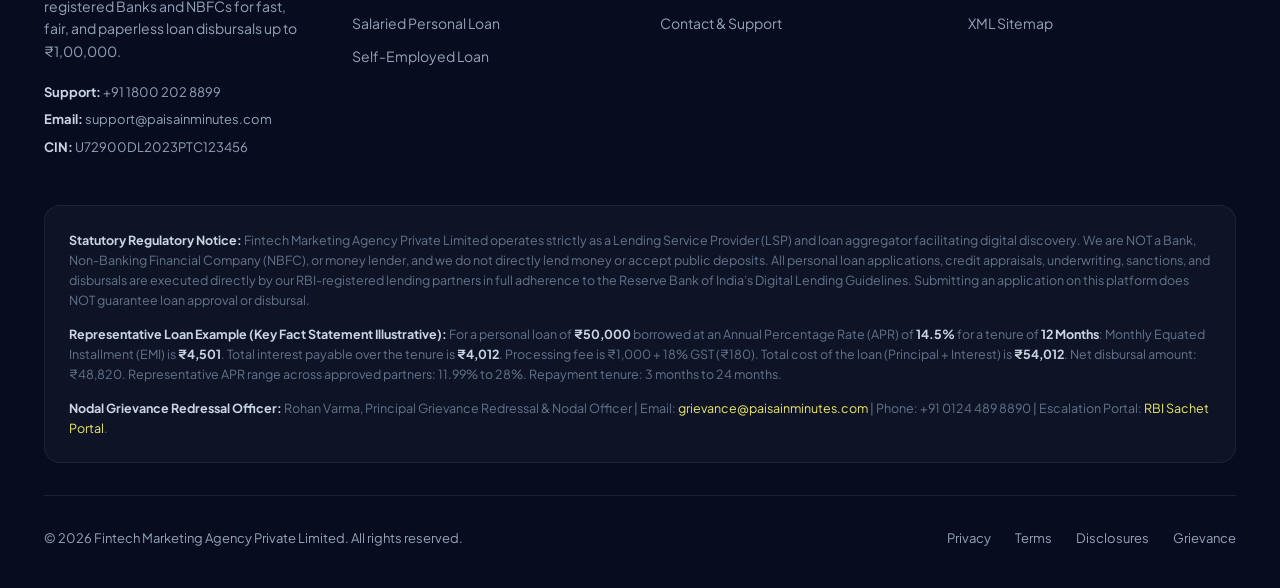
<file: faq.html>
<!DOCTYPE html>
<html lang="en">
<head>
  <meta charset="UTF-8">
  <meta name="viewport" content="width=device-width, initial-scale=1.0, maximum-scale=5.0">
  <meta http-equiv="X-UA-Compatible" content="ie=edge">

  <!-- Primary SEO Meta Tags -->
  <title>Frequently Asked Questions – Personal Loan Discovery &amp; Eligibility | Fintech Marketing Agency</title>
  <meta name="title" content="Frequently Asked Questions – Personal Loan Discovery &amp; Eligibility | Fintech Marketing Agency">
  <meta name="description" content="Search comprehensive answers to common questions about personal loans up to ₹1,00,000, reducing-balance EMI calculations, processing fees, CIBIL scores and RBI compliance.">
  <link rel="canonical" href="http://localhost:8000/">
  <meta name="robots" content="index, follow, max-image-preview:large, max-snippet:-1, max-video-preview:-1">
  <meta name="theme-color" content="#0b1536">

  <!-- Open Graph / Facebook -->
  <meta property="og:type" content="website">
  <meta property="og:url" content="http://localhost:8000/">
  <meta property="og:title" content="Frequently Asked Questions – Personal Loan Discovery &amp; Eligibility | Fintech Marketing Agency">
  <meta property="og:description" content="Search comprehensive answers to common questions about personal loans up to ₹1,00,000, reducing-balance EMI calculations, processing fees, CIBIL scores and RBI compliance.">
  <meta property="og:image" content="http://localhost:8000/assets/images/og-preview.png">
  <meta property="og:site_name" content="Fintech Marketing Agency">
  <meta property="og:locale" content="en_IN">

  <!-- Twitter Cards -->
  <meta name="twitter:card" content="summary_large_image">
  <meta name="twitter:url" content="http://localhost:8000/">
  <meta name="twitter:title" content="Frequently Asked Questions – Personal Loan Discovery &amp; Eligibility | Fintech Marketing Agency">
  <meta name="twitter:description" content="Search comprehensive answers to common questions about personal loans up to ₹1,00,000, reducing-balance EMI calculations, processing fees, CIBIL scores and RBI compliance.">
  <meta name="twitter:image" content="http://localhost:8000/assets/images/og-preview.png">

  <!-- Stylesheets -->
  <link rel="stylesheet" href="assets/css/design-system.css">
  <link rel="stylesheet" href="assets/css/components.css">
  <link rel="stylesheet" href="assets/css/pages.css">

  <!-- Schema.org JSON-LD Structured Data for Financial Platform & Lending Service -->
  <script type="application/ld+json">
  {
    "@context": "https://schema.org",
    "@graph": [
      {
        "@type": "Organization",
        "@id": "http://localhost:8000/#organization",
        "name": "Fintech Marketing Agency Private Limited",
        "alternateName": "Fintech Marketing Agency",
        "url": "http://localhost:8000",
        "telephone": "+91 1800 202 8899",
        "email": "support@paisainminutes.com",
        "address": {
          "@type": "PostalAddress",
          "streetAddress": "Tower B, 4th Floor, FinTech Park, Cyber City",
          "addressLocality": "Gurugram",
          "addressRegion": "Haryana",
          "postalCode": "122002",
          "addressCountry": "IN"
        }
      },
      {
        "@type": "FinancialProduct",
        "name": "Fintech Marketing Agency Personal Loan Discovery",
        "description": "Short-term personal loan discovery service up to ₹1,00,000 with flexible tenures of 3 to 24 months.",
        "provider": {
          "@id": "http://localhost:8000/#organization"
        },
        "annualPercentageRate": {
          "@type": "QuantitativeValue",
          "minValue": 11.99,
          "maxValue": 28,
          "unitText": "PERCENT"
        },
        "amount": {
          "@type": "MonetaryAmount",
          "currency": "INR",
          "minValue": 10000,
          "maxValue": 100000        }
      }
    ]
  }
  </script>

  <!-- Client-Side Analytics Configuration -->
  <script>
    window.PIM_ANALYTICS_CONFIG = {
      ga4Id: "G-DEMO12345",
      pixelId: "987654321012345",
      debug: true,
    };
  </script>
</head>
<body>
<header class="site-header" role="banner">
  <div class="container site-nav">
    <!-- Brand Logo -->
    <a href="index.html" class="nav-brand" aria-label="Fintech Marketing Agency Homepage">
      <div class="nav-brand-logo">
        <svg width="22" height="22" viewBox="0 0 24 24" fill="none" stroke="currentColor" stroke-width="2.5" stroke-linecap="round" stroke-linejoin="round">
          <line x1="12" y1="1" x2="12" y2="23"></line>
          <path d="M17 5H9.5a3.5 3.5 0 0 0 0 7h5a3.5 3.5 0 0 1 0 7H6"></path>
        </svg>
      </div>
      <div>
        Fintech<span class="accent">MarketingAgency</span>
      </div>
    </a>

    <!-- Navigation Links -->
    <nav aria-label="Main Navigation">
      <ul class="nav-links" id="navLinks">
        <li>
          <a href="index.html" class="nav-link ">Home</a>
        </li>
        <li>
          <a href="check-eligibility.html" class="nav-link ">Check Eligibility</a>
        </li>
        <li>
          <a href="personal-loan-calculator.html" class="nav-link ">Loan Calculator</a>
        </li>
        <li>
          <a href="offers.html" class="nav-link ">Partner Offers</a>
        </li>
        <li>
          <a href="how-it-works.html" class="nav-link ">How It Works</a>
        </li>
        <li>
          <a href="faq.html" class="nav-link active">FAQs</a>
        </li>
      </ul>
    </nav>

    <!-- Header Actions -->
    <div class="nav-actions">
      <a href="check-eligibility.html" class="btn btn-yellow btn-sm" id="navCtaBtn">
        Apply Now
        <svg width="16" height="16" viewBox="0 0 24 24" fill="none" stroke="currentColor" stroke-width="2.5" stroke-linecap="round" stroke-linejoin="round">
          <line x1="5" y1="12" x2="19" y2="12"></line>
          <polyline points="12 5 19 12 12 19"></polyline>
        </svg>
      </a>

      <!-- Mobile Hamburger Button -->
      <button class="nav-toggle-btn" id="navToggleBtn" aria-label="Toggle navigation menu" aria-expanded="false">
        &#9776;
      </button>
    </div>
  </div>
</header>
<main id="mainContent">

<section class="section" style="background:#f8fafc; padding-top:3.5rem;">
  <div class="container container-narrow">
    <div class="text-center" style="margin-bottom: 3rem;">
      <span class="badge badge-royal" style="margin-bottom: 0.5rem;">Knowledge Base</span>
      <h1 class="heading-1" style="margin-bottom: 0.75rem;">
        Frequently Asked Questions
      </h1>
      <p class="text-lead" style="max-width: 600px; margin: 0 auto;">
        Everything you need to know about our digital loan discovery platform, regulatory practices, and loan parameters.
      </p>

      <!-- Instant Search Filter -->
      <div style="max-width: 480px; margin: 2rem auto 0 auto; position:relative;">
        <input type="text" id="faqSearchInput" class="form-control" placeholder="Search keywords (e.g. CIBIL, interest, PAN, repayment)..." style="padding-left: 2.75rem; border-radius: var(--radius-pill); box-shadow: var(--shadow-sm);">
        <svg style="position:absolute; left:1rem; top:50%; transform:translateY(-50%); width:18px; height:18px; color:var(--text-muted);" fill="none" stroke="currentColor" viewBox="0 0 24 24">
          <circle cx="11" cy="11" r="8"></circle>
          <line x1="21" y1="21" x2="16.65" y2="16.65"></line>
        </svg>
      </div>
    </div>

    <!-- Category 1: Eligibility & Limits -->
    <div class="faq-category-block" style="margin-bottom: 2.5rem;">
      <h2 class="heading-3" style="color:var(--color-royal-600); margin-bottom: 1.25rem; font-size:1.35rem;">
        1. Loan Eligibility &amp; Product Boundaries
      </h2>
      <div class="accordion">
        <div class="accordion-item open">
          <div class="accordion-header" tabindex="0">
            <span>What is the maximum loan limit I can apply for on Fintech Marketing Agency?</span>
            <svg class="accordion-icon" viewBox="0 0 24 24"><polyline points="6 9 12 15 18 9"></polyline></svg>
          </div>
          <div class="accordion-body" style="max-height: 180px;">
            The maximum personal loan discovery limit is strictly <strong>₹1,00,000</strong>. We purposefully specialize in short-term personal credit (₹10,000 to ₹1,00,000) to ensure borrowers maintain a healthy debt-to-income ratio without taking on excessive financial burden.
          </div>
        </div>

        <div class="accordion-item">
          <div class="accordion-header" tabindex="0">
            <span>Who is eligible to apply for a loan?</span>
            <svg class="accordion-icon" viewBox="0 0 24 24"><polyline points="6 9 12 15 18 9"></polyline></svg>
          </div>
          <div class="accordion-body">
            Eligible applicants must be Indian citizens aged 21 to 58 years with a minimum monthly net in-hand income of ₹10,000 (salaried or self-employed). You will need a valid Aadhaar card, PAN card, and an active bank account in your name.
          </div>
        </div>

        <div class="accordion-item">
          <div class="accordion-header" tabindex="0">
            <span>Can I apply if I am self-employed or a freelancer?</span>
            <svg class="accordion-icon" viewBox="0 0 24 24"><polyline points="6 9 12 15 18 9"></polyline></svg>
          </div>
          <div class="accordion-body">
            Yes! Several of our approved lending partners cater specifically to self-employed professionals, traders, gig workers, and digital freelancers with regular bank account credits.
          </div>
        </div>
      </div>
    </div>

    <!-- Category 2: Rates, Fees & Formulas -->
    <div class="faq-category-block" style="margin-bottom: 2.5rem;">
      <h2 class="heading-3" style="color:var(--color-royal-600); margin-bottom: 1.25rem; font-size:1.35rem;">
        2. Interest Rates, Fees &amp; Key Fact Statement
      </h2>
      <div class="accordion">
        <div class="accordion-item">
          <div class="accordion-header" tabindex="0">
            <span>How is the EMI calculated?</span>
            <svg class="accordion-icon" viewBox="0 0 24 24"><polyline points="6 9 12 15 18 9"></polyline></svg>
          </div>
          <div class="accordion-body">
            EMIs are calculated using the reducing-balance method, where interest is charged only on the outstanding principal balance each month rather than the full initial loan amount. This ensures you pay less total interest as your loan balance amortizes over time.
          </div>
        </div>

        <div class="accordion-item">
          <div class="accordion-header" tabindex="0">
            <span>What are the typical processing fees and other charges?</span>
            <svg class="accordion-icon" viewBox="0 0 24 24"><polyline points="6 9 12 15 18 9"></polyline></svg>
          </div>
          <div class="accordion-body">
            Processing fees generally range between 1.5% and 3% + 18% GST of the sanctioned loan amount, which is deducted from the disbursed loan amount. All fee details are explicitly documented in your Key Fact Statement (KFS) prior to loan acceptance. There are no surprise hidden service fees.
          </div>
        </div>
      </div>
    </div>

    <!-- Category 3: Regulatory & Disbursal -->
    <div class="faq-category-block">
      <h2 class="heading-3" style="color:var(--color-royal-600); margin-bottom: 1.25rem; font-size:1.35rem;">
        3. Security, Regulatory Role &amp; Disbursal
      </h2>
      <div class="accordion">
        <div class="accordion-item">
          <div class="accordion-header" tabindex="0">
            <span>Does Fintech Marketing Agency directly lend money?</span>
            <svg class="accordion-icon" viewBox="0 0 24 24"><polyline points="6 9 12 15 18 9"></polyline></svg>
          </div>
          <div class="accordion-body">
            No. Fintech Marketing Agency operates as a certified Lending Service Provider (LSP) and technology facilitator. We do not underwrite, lend, or collect funds directly. All loans are disbursed by our verified RBI-registered NBFC and Bank lending partners.
          </div>
        </div>

        <div class="accordion-item">
          <div class="accordion-header" tabindex="0">
            <span>How fast is the loan disbursal after approval?</span>
            <svg class="accordion-icon" viewBox="0 0 24 24"><polyline points="6 9 12 15 18 9"></polyline></svg>
          </div>
          <div class="accordion-body">
            Upon successful digital KYC verification and e-NACH mandate registration, approved lending partners typically disburse the loan funds via IMPS within 2 to 24 business hours directly into your bank account.
          </div>
        </div>
      </div>
    </div>
  </div>
</section>

<!-- Client-side FAQ search script -->
<script>
document.addEventListener('DOMContentLoaded', () => {
  const searchInput = document.getElementById('faqSearchInput');
  if (!searchInput) return;

  searchInput.addEventListener('input', (e) => {
    const q = e.target.value.toLowerCase().trim();
    const items = document.querySelectorAll('.accordion-item');

    items.forEach((item) => {
      const text = item.textContent.toLowerCase();
      if (!q || text.includes(q)) {
        item.style.display = '';
      } else {
        item.style.display = 'none';
      }
    });
  });
});
</script>

</main><!-- /#mainContent -->

<!-- Global Cookie Consent Notice -->
<aside id="cookieConsentBanner" style="display:none; position:fixed; bottom:20px; left:20px; right:20px; max-width:540px; margin:0 auto; z-index:9999; background:rgba(11,21,54,0.95); border:1px solid rgba(255,255,255,0.18); border-radius:18px; padding:1.25rem 1.5rem; backdrop-filter:blur(12px); box-shadow:0 20px 40px rgba(0,0,0,0.4); color:#fff;" role="dialog" aria-live="polite" aria-label="Privacy Consent Notice">
  <div style="display:flex; align-items:flex-start; gap:1rem;">
    <div style="font-size:1.5rem; line-height:1;">🍪</div>
    <div style="flex:1;">
      <h4 style="font-size:0.9375rem; font-weight:700; color:#fff; margin-bottom:0.35rem;">Privacy & Transparency Notice</h4>
      <p style="font-size:0.8125rem; color:#cbd5e1; line-height:1.5; margin-bottom:1rem;">
        We use essential cookies to maintain secure loan calculations and anonymous analytics to understand site usage under India's DPDP Act. We never sell your personal financial data.
      </p>
      <div style="display:flex; gap:0.75rem; flex-wrap:wrap;">
        <button type="button" id="acceptCookieBtn" class="btn btn-yellow btn-sm" style="font-size:0.8125rem; padding:0.4rem 1rem;">
          Accept All
        </button>
        <button type="button" id="declineCookieBtn" class="btn btn-outline-white btn-sm" style="font-size:0.8125rem; padding:0.4rem 1rem;">
          Essential Only
        </button>
        <a href="privacy-policy.html" style="color:#94a3b8; font-size:0.8125rem; align-self:center; text-decoration:underline;">Read Policy</a>
      </div>
    </div>
  </div>
</aside>

<footer class="site-footer" role="contentinfo">
  <div class="container">
    <div class="grid grid-cols-4" style="gap: 2.5rem;">
      <!-- Col 1: About & Brand -->
      <div style="grid-column: span 1.3;">
        <div style="display:flex; align-items:center; gap:0.6rem; margin-bottom:1rem;">
          <div style="width:32px; height:32px; background:var(--color-royal-600); border-radius:8px; display:flex; align-items:center; justify-content:center; color:#fff; font-weight:800;">
            ₹
          </div>
          <span style="font-family:var(--font-heading); font-size:1.35rem; font-weight:800; color:#fff;">
            Fintech<span style="color:var(--color-accent-yellow);"> Marketing Agency</span>
          </span>
        </div>
        <p style="color:#94a3b8; font-size:0.875rem; line-height:1.6; margin-bottom:1.25rem;">
          India's trusted personal loan discovery and eligibility platform. We connect credit-seeking individuals with RBI-registered Banks and NBFCs for fast, fair, and paperless loan disbursals up to ₹1,00,000.
        </p>
        <div style="display:flex; flex-direction:column; gap:0.4rem; font-size:0.8125rem;">
          <div><strong style="color:#cbd5e1;">Support:</strong> <a href="tel:+9118002028899">+91 1800 202 8899</a></div>
          <div><strong style="color:#cbd5e1;">Email:</strong> <a href="mailto:support@paisainminutes.com">support@paisainminutes.com</a></div>
          <div><strong style="color:#cbd5e1;">CIN:</strong> U72900DL2023PTC123456</div>
        </div>
      </div>

      <!-- Col 2: Products & Calculators -->
      <div>
        <h5>Loan Products</h5>
        <ul class="footer-links">
          <li><a href="check-eligibility.html">Personal Loans (₹10k - ₹1L)</a></li>
          <li><a href="personal-loan-calculator.html">EMI Loan Calculator</a></li>
          <li><a href="offers.html">Partner Loan Offers</a></li>
          <li><a href="how-it-works.html">Digital Lending Journey</a></li>
          <li><a href="check-eligibility.html?type=salaried">Salaried Personal Loan</a></li>
          <li><a href="check-eligibility.html?type=self-employed">Self-Employed Loan</a></li>
        </ul>
      </div>

      <!-- Col 3: Company & Education -->
      <div>
        <h5>Resources</h5>
        <ul class="footer-links">
          <li><a href="about.html">About Us</a></li>
          <li><a href="how-it-works.html">How It Works</a></li>
          <li><a href="faq.html">Frequently Asked Questions</a></li>
          <li><a href="blog.html">Financial Literacy Guides</a></li>
          <li><a href="contact.html">Contact & Support</a></li>
          
        </ul>
      </div>

      <!-- Col 4: Regulatory & Compliance -->
      <div>
        <h5>Compliance & Legal</h5>
        <ul class="footer-links">
          <li><a href="privacy-policy.html">Privacy Policy (DPDP Act)</a></li>
          <li><a href="terms-and-conditions.html">Terms & Conditions</a></li>
          <li><a href="loan-disclosures.html">RBI Digital Lending Disclosures</a></li>
          <li><a href="grievance-redressal.html">Grievance Redressal Matrix</a></li>
          <li><a href="sitemap.xml">XML Sitemap</a></li>
        </ul>
      </div>
    </div>

    <!-- Mandatory RBI Digital Lending & Key Fact Statement (KFS) Disclosures -->
    <div class="footer-disclosures">
      <p style="margin-bottom: 0.85rem;">
        <strong>Statutory Regulatory Notice:</strong> Fintech Marketing Agency Private Limited operates strictly as a Lending Service Provider (LSP) and loan aggregator facilitating digital discovery. We are NOT a Bank, Non-Banking Financial Company (NBFC), or money lender, and we do not directly lend money or accept public deposits. All personal loan applications, credit appraisals, underwriting, sanctions, and disbursals are executed directly by our RBI-registered lending partners in full adherence to the Reserve Bank of India’s Digital Lending Guidelines. Submitting an application on this platform does NOT guarantee loan approval or disbursal.
      </p>
      <p style="margin-bottom: 0.85rem;">
        <strong>Representative Loan Example (Key Fact Statement Illustrative):</strong> For a personal loan of <strong>₹50,000</strong> borrowed at an Annual Percentage Rate (APR) of <strong>14.5%</strong> for a tenure of <strong>12 Months</strong>: Monthly Equated Installment (EMI) is <strong>₹4,501</strong>. Total interest payable over the tenure is <strong>₹4,012</strong>. Processing fee is ₹1,000 + 18% GST (₹180). Total cost of the loan (Principal + Interest) is <strong>₹54,012</strong>. Net disbursal amount: ₹48,820. Representative APR range across approved partners: 11.99% to 28%. Repayment tenure: 3 months to 24 months.
      </p>
      <p>
        <strong>Nodal Grievance Redressal Officer:</strong> Rohan Varma, Principal Grievance Redressal &amp; Nodal Officer | Email: <a href="mailto:grievance@paisainminutes.com" style="color:#ece863;">grievance@paisainminutes.com</a> | Phone: +91 0124 489 8890 | Escalation Portal: <a href="https://sachet.rbi.org.in/" target="_blank" rel="noopener noreferrer" style="color:#ece863;">RBI Sachet Portal</a>.
      </p>
    </div>

    <!-- Bottom Copyright -->
    <div class="footer-bottom">
      <div>
        &copy; 2026 Fintech Marketing Agency Private Limited. All rights reserved.
      </div>
      <div style="display:flex; gap:1.5rem;">
        <a href="privacy-policy.html">Privacy</a>
        <a href="terms-and-conditions.html">Terms</a>
        <a href="loan-disclosures.html">Disclosures</a>
        <a href="grievance-redressal.html">Grievance</a>
      </div>
    </div>
  </div>
</footer>

<!-- Core JavaScript Assets -->
<script src="assets/js/main.js" defer></script>
<script src="assets/js/analytics.js" defer></script>
</body>
</html>
</file>
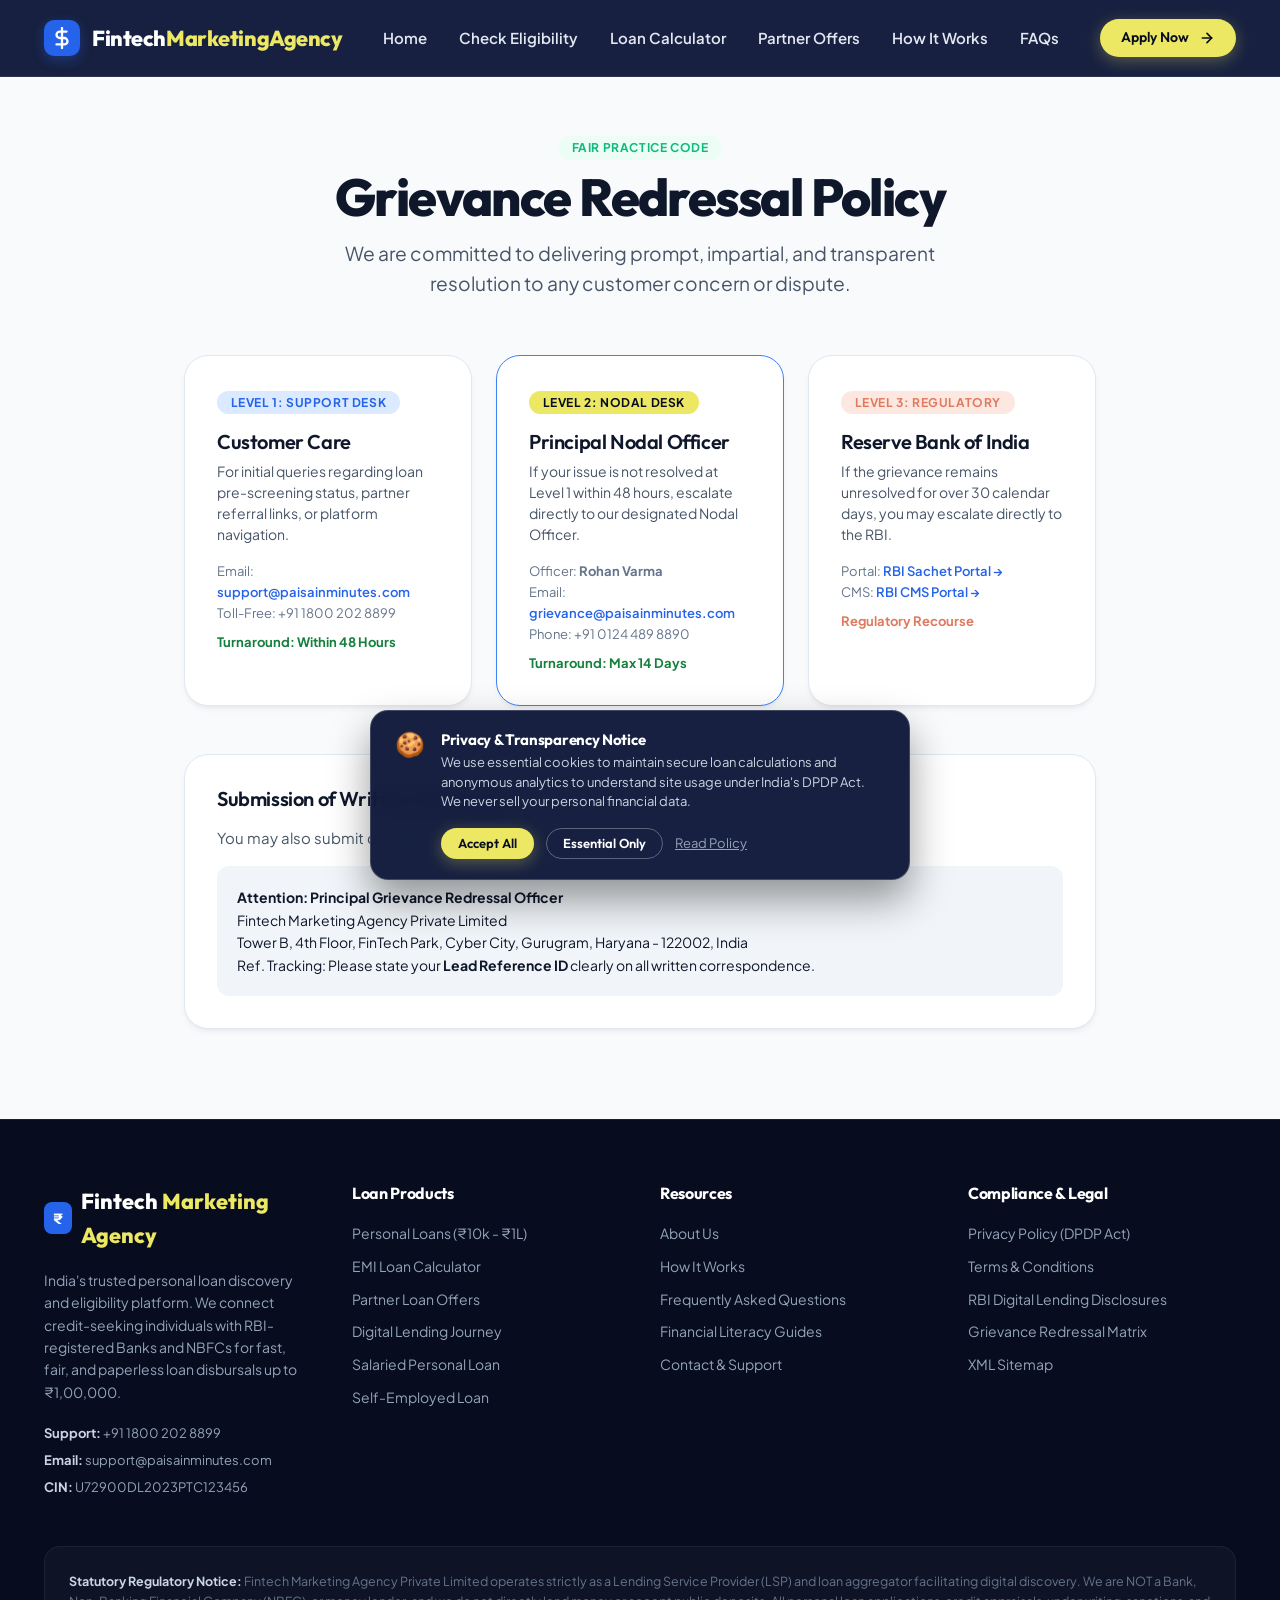
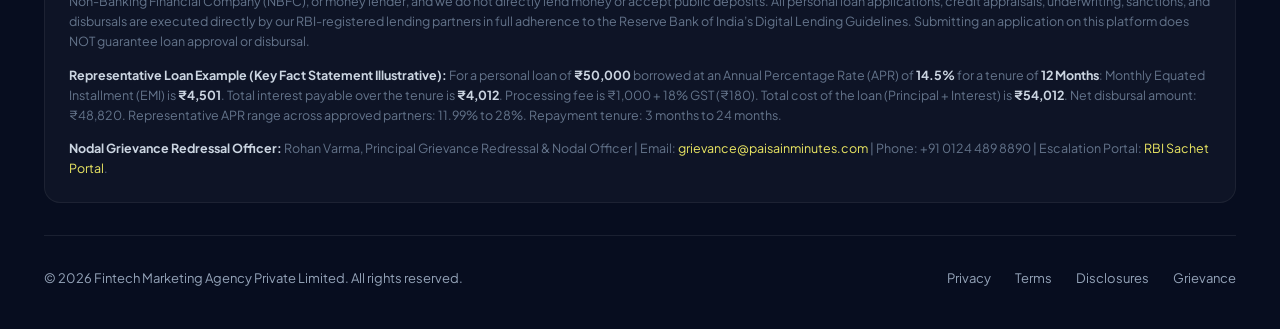
<file: grievance-redressal.html>
<!DOCTYPE html>
<html lang="en">
<head>
  <meta charset="UTF-8">
  <meta name="viewport" content="width=device-width, initial-scale=1.0, maximum-scale=5.0">
  <meta http-equiv="X-UA-Compatible" content="ie=edge">

  <!-- Primary SEO Meta Tags -->
  <title>Grievance Redressal Matrix – Nodal Officer &amp; Escalation | Fintech Marketing Agency | Fintech Marketing Agency</title>
  <meta name="title" content="Grievance Redressal Matrix – Nodal Officer &amp; Escalation | Fintech Marketing Agency | Fintech Marketing Agency">
  <meta name="description" content="Customer grievance redressal policy, Principal Nodal Officer contact, turnaround times, and escalation mechanism to the Reserve Bank of India Sachet portal.">
  <link rel="canonical" href="http://localhost:8000/">
  <meta name="robots" content="index, follow, max-image-preview:large, max-snippet:-1, max-video-preview:-1">
  <meta name="theme-color" content="#0b1536">

  <!-- Open Graph / Facebook -->
  <meta property="og:type" content="website">
  <meta property="og:url" content="http://localhost:8000/">
  <meta property="og:title" content="Grievance Redressal Matrix – Nodal Officer &amp; Escalation | Fintech Marketing Agency | Fintech Marketing Agency">
  <meta property="og:description" content="Customer grievance redressal policy, Principal Nodal Officer contact, turnaround times, and escalation mechanism to the Reserve Bank of India Sachet portal.">
  <meta property="og:image" content="http://localhost:8000/assets/images/og-preview.png">
  <meta property="og:site_name" content="Fintech Marketing Agency">
  <meta property="og:locale" content="en_IN">

  <!-- Twitter Cards -->
  <meta name="twitter:card" content="summary_large_image">
  <meta name="twitter:url" content="http://localhost:8000/">
  <meta name="twitter:title" content="Grievance Redressal Matrix – Nodal Officer &amp; Escalation | Fintech Marketing Agency | Fintech Marketing Agency">
  <meta name="twitter:description" content="Customer grievance redressal policy, Principal Nodal Officer contact, turnaround times, and escalation mechanism to the Reserve Bank of India Sachet portal.">
  <meta name="twitter:image" content="http://localhost:8000/assets/images/og-preview.png">

  <!-- Stylesheets -->
  <link rel="stylesheet" href="assets/css/design-system.css">
  <link rel="stylesheet" href="assets/css/components.css">
  <link rel="stylesheet" href="assets/css/pages.css">

  <!-- Schema.org JSON-LD Structured Data for Financial Platform & Lending Service -->
  <script type="application/ld+json">
  {
    "@context": "https://schema.org",
    "@graph": [
      {
        "@type": "Organization",
        "@id": "http://localhost:8000/#organization",
        "name": "Fintech Marketing Agency Private Limited",
        "alternateName": "Fintech Marketing Agency",
        "url": "http://localhost:8000",
        "telephone": "+91 1800 202 8899",
        "email": "support@paisainminutes.com",
        "address": {
          "@type": "PostalAddress",
          "streetAddress": "Tower B, 4th Floor, FinTech Park, Cyber City",
          "addressLocality": "Gurugram",
          "addressRegion": "Haryana",
          "postalCode": "122002",
          "addressCountry": "IN"
        }
      },
      {
        "@type": "FinancialProduct",
        "name": "Fintech Marketing Agency Personal Loan Discovery",
        "description": "Short-term personal loan discovery service up to ₹1,00,000 with flexible tenures of 3 to 24 months.",
        "provider": {
          "@id": "http://localhost:8000/#organization"
        },
        "annualPercentageRate": {
          "@type": "QuantitativeValue",
          "minValue": 11.99,
          "maxValue": 28,
          "unitText": "PERCENT"
        },
        "amount": {
          "@type": "MonetaryAmount",
          "currency": "INR",
          "minValue": 10000,
          "maxValue": 100000        }
      }
    ]
  }
  </script>

  <!-- Client-Side Analytics Configuration -->
  <script>
    window.PIM_ANALYTICS_CONFIG = {
      ga4Id: "G-DEMO12345",
      pixelId: "987654321012345",
      debug: true,
    };
  </script>
</head>
<body>
<header class="site-header" role="banner">
  <div class="container site-nav">
    <!-- Brand Logo -->
    <a href="index.html" class="nav-brand" aria-label="Fintech Marketing Agency Homepage">
      <div class="nav-brand-logo">
        <svg width="22" height="22" viewBox="0 0 24 24" fill="none" stroke="currentColor" stroke-width="2.5" stroke-linecap="round" stroke-linejoin="round">
          <line x1="12" y1="1" x2="12" y2="23"></line>
          <path d="M17 5H9.5a3.5 3.5 0 0 0 0 7h5a3.5 3.5 0 0 1 0 7H6"></path>
        </svg>
      </div>
      <div>
        Fintech<span class="accent">MarketingAgency</span>
      </div>
    </a>

    <!-- Navigation Links -->
    <nav aria-label="Main Navigation">
      <ul class="nav-links" id="navLinks">
        <li>
          <a href="index.html" class="nav-link ">Home</a>
        </li>
        <li>
          <a href="check-eligibility.html" class="nav-link ">Check Eligibility</a>
        </li>
        <li>
          <a href="personal-loan-calculator.html" class="nav-link ">Loan Calculator</a>
        </li>
        <li>
          <a href="offers.html" class="nav-link ">Partner Offers</a>
        </li>
        <li>
          <a href="how-it-works.html" class="nav-link ">How It Works</a>
        </li>
        <li>
          <a href="faq.html" class="nav-link ">FAQs</a>
        </li>
      </ul>
    </nav>

    <!-- Header Actions -->
    <div class="nav-actions">
      <a href="check-eligibility.html" class="btn btn-yellow btn-sm" id="navCtaBtn">
        Apply Now
        <svg width="16" height="16" viewBox="0 0 24 24" fill="none" stroke="currentColor" stroke-width="2.5" stroke-linecap="round" stroke-linejoin="round">
          <line x1="5" y1="12" x2="19" y2="12"></line>
          <polyline points="12 5 19 12 12 19"></polyline>
        </svg>
      </a>

      <!-- Mobile Hamburger Button -->
      <button class="nav-toggle-btn" id="navToggleBtn" aria-label="Toggle navigation menu" aria-expanded="false">
        &#9776;
      </button>
    </div>
  </div>
</header>
<main id="mainContent">

<section class="section" style="background:#f8fafc; padding-top:3.5rem;">
  <div class="container container-narrow">
    <div class="text-center" style="margin-bottom: 3.5rem;">
      <span class="badge badge-emerald" style="margin-bottom:0.5rem;">Fair Practice Code</span>
      <h1 class="heading-1" style="margin-bottom:0.75rem;">
        Grievance Redressal Policy
      </h1>
      <p class="text-lead" style="max-width: 640px; margin: 0 auto;">
        We are committed to delivering prompt, impartial, and transparent resolution to any customer concern or dispute.
      </p>
    </div>

    <!-- 3-Tier Escalation Matrix -->
    <div class="grid grid-cols-3" style="gap:1.5rem; margin-bottom: 3rem;">
      <!-- Level 1 -->
      <div class="card" style="background:#fff;">
        <span class="badge badge-royal" style="margin-bottom:1rem;">Level 1: Support Desk</span>
        <h3 class="heading-4" style="margin-bottom:0.5rem;">Customer Care</h3>
        <p style="color:var(--text-secondary); font-size:0.875rem; line-height:1.5; margin-bottom:1rem;">
          For initial queries regarding loan pre-screening status, partner referral links, or platform navigation.
        </p>
        <div style="font-size:0.8125rem; color:var(--text-muted);">
          <div>Email: <a href="mailto:support@paisainminutes.com" style="color:var(--color-royal-600); font-weight:600;">support@paisainminutes.com</a></div>
          <div>Toll-Free: +91 1800 202 8899</div>
          <div style="margin-top:0.5rem; font-weight:700; color:#15803d;">Turnaround: Within 48 Hours</div>
        </div>
      </div>

      <!-- Level 2 -->
      <div class="card" style="background:#fff; border-color:var(--color-royal-500); box-shadow:var(--shadow-sm);">
        <span class="badge badge-yellow" style="margin-bottom:1rem;">Level 2: Nodal Desk</span>
        <h3 class="heading-4" style="margin-bottom:0.5rem;">Principal Nodal Officer</h3>
        <p style="color:var(--text-secondary); font-size:0.875rem; line-height:1.5; margin-bottom:1rem;">
          If your issue is not resolved at Level 1 within 48 hours, escalate directly to our designated Nodal Officer.
        </p>
        <div style="font-size:0.8125rem; color:var(--text-muted);">
          <div>Officer: <strong>Rohan Varma</strong></div>
          <div>Email: <a href="mailto:grievance@paisainminutes.com" style="color:var(--color-royal-600); font-weight:600;">grievance@paisainminutes.com</a></div>
          <div>Phone: +91 0124 489 8890</div>
          <div style="margin-top:0.5rem; font-weight:700; color:#15803d;">Turnaround: Max 14 Days</div>
        </div>
      </div>

      <!-- Level 3 -->
      <div class="card" style="background:#fff;">
        <span class="badge badge-salmon" style="margin-bottom:1rem;">Level 3: Regulatory</span>
        <h3 class="heading-4" style="margin-bottom:0.5rem;">Reserve Bank of India</h3>
        <p style="color:var(--text-secondary); font-size:0.875rem; line-height:1.5; margin-bottom:1rem;">
          If the grievance remains unresolved for over 30 calendar days, you may escalate directly to the RBI.
        </p>
        <div style="font-size:0.8125rem; color:var(--text-muted);">
          <div>Portal: <a href="https://sachet.rbi.org.in/" target="_blank" rel="noopener noreferrer" style="color:var(--color-royal-600); font-weight:600;">RBI Sachet Portal &rarr;</a></div>
          <div>CMS: <a href="https://cms.rbi.org.in/" target="_blank" rel="noopener noreferrer" style="color:var(--color-royal-600); font-weight:600;">RBI CMS Portal &rarr;</a></div>
          <div style="margin-top:0.5rem; font-weight:700; color:var(--color-accent-salmon-dark);">Regulatory Recourse</div>
        </div>
      </div>
    </div>

    <!-- Official Postal Address for Written Grievances -->
    <div class="card" style="background:#fff; padding:2rem;">
      <h2 class="heading-4" style="margin-bottom:1rem;">Submission of Written Grievances</h2>
      <p style="color:var(--text-secondary); line-height:1.6; margin-bottom:1rem; font-size:0.9375rem;">
        You may also submit complaints via Registered Post or Speed Post addressed to:
      </p>
      <div style="background:var(--bg-surface-subtle); padding:1.25rem; border-radius:12px; font-size:0.875rem; line-height:1.6;">
        <strong>Attention: Principal Grievance Redressal Officer</strong><br>
        Fintech Marketing Agency Private Limited<br>
        Tower B, 4th Floor, FinTech Park, Cyber City, Gurugram, Haryana - 122002, India<br>
        Ref. Tracking: Please state your <strong>Lead Reference ID</strong> clearly on all written correspondence.
      </div>
    </div>
  </div>
</section>

</main><!-- /#mainContent -->

<!-- Global Cookie Consent Notice -->
<aside id="cookieConsentBanner" style="display:none; position:fixed; bottom:20px; left:20px; right:20px; max-width:540px; margin:0 auto; z-index:9999; background:rgba(11,21,54,0.95); border:1px solid rgba(255,255,255,0.18); border-radius:18px; padding:1.25rem 1.5rem; backdrop-filter:blur(12px); box-shadow:0 20px 40px rgba(0,0,0,0.4); color:#fff;" role="dialog" aria-live="polite" aria-label="Privacy Consent Notice">
  <div style="display:flex; align-items:flex-start; gap:1rem;">
    <div style="font-size:1.5rem; line-height:1;">🍪</div>
    <div style="flex:1;">
      <h4 style="font-size:0.9375rem; font-weight:700; color:#fff; margin-bottom:0.35rem;">Privacy & Transparency Notice</h4>
      <p style="font-size:0.8125rem; color:#cbd5e1; line-height:1.5; margin-bottom:1rem;">
        We use essential cookies to maintain secure loan calculations and anonymous analytics to understand site usage under India's DPDP Act. We never sell your personal financial data.
      </p>
      <div style="display:flex; gap:0.75rem; flex-wrap:wrap;">
        <button type="button" id="acceptCookieBtn" class="btn btn-yellow btn-sm" style="font-size:0.8125rem; padding:0.4rem 1rem;">
          Accept All
        </button>
        <button type="button" id="declineCookieBtn" class="btn btn-outline-white btn-sm" style="font-size:0.8125rem; padding:0.4rem 1rem;">
          Essential Only
        </button>
        <a href="privacy-policy.html" style="color:#94a3b8; font-size:0.8125rem; align-self:center; text-decoration:underline;">Read Policy</a>
      </div>
    </div>
  </div>
</aside>

<footer class="site-footer" role="contentinfo">
  <div class="container">
    <div class="grid grid-cols-4" style="gap: 2.5rem;">
      <!-- Col 1: About & Brand -->
      <div style="grid-column: span 1.3;">
        <div style="display:flex; align-items:center; gap:0.6rem; margin-bottom:1rem;">
          <div style="width:32px; height:32px; background:var(--color-royal-600); border-radius:8px; display:flex; align-items:center; justify-content:center; color:#fff; font-weight:800;">
            ₹
          </div>
          <span style="font-family:var(--font-heading); font-size:1.35rem; font-weight:800; color:#fff;">
            Fintech<span style="color:var(--color-accent-yellow);"> Marketing Agency</span>
          </span>
        </div>
        <p style="color:#94a3b8; font-size:0.875rem; line-height:1.6; margin-bottom:1.25rem;">
          India's trusted personal loan discovery and eligibility platform. We connect credit-seeking individuals with RBI-registered Banks and NBFCs for fast, fair, and paperless loan disbursals up to ₹1,00,000.
        </p>
        <div style="display:flex; flex-direction:column; gap:0.4rem; font-size:0.8125rem;">
          <div><strong style="color:#cbd5e1;">Support:</strong> <a href="tel:+9118002028899">+91 1800 202 8899</a></div>
          <div><strong style="color:#cbd5e1;">Email:</strong> <a href="mailto:support@paisainminutes.com">support@paisainminutes.com</a></div>
          <div><strong style="color:#cbd5e1;">CIN:</strong> U72900DL2023PTC123456</div>
        </div>
      </div>

      <!-- Col 2: Products & Calculators -->
      <div>
        <h5>Loan Products</h5>
        <ul class="footer-links">
          <li><a href="check-eligibility.html">Personal Loans (₹10k - ₹1L)</a></li>
          <li><a href="personal-loan-calculator.html">EMI Loan Calculator</a></li>
          <li><a href="offers.html">Partner Loan Offers</a></li>
          <li><a href="how-it-works.html">Digital Lending Journey</a></li>
          <li><a href="check-eligibility.html?type=salaried">Salaried Personal Loan</a></li>
          <li><a href="check-eligibility.html?type=self-employed">Self-Employed Loan</a></li>
        </ul>
      </div>

      <!-- Col 3: Company & Education -->
      <div>
        <h5>Resources</h5>
        <ul class="footer-links">
          <li><a href="about.html">About Us</a></li>
          <li><a href="how-it-works.html">How It Works</a></li>
          <li><a href="faq.html">Frequently Asked Questions</a></li>
          <li><a href="blog.html">Financial Literacy Guides</a></li>
          <li><a href="contact.html">Contact & Support</a></li>
          
        </ul>
      </div>

      <!-- Col 4: Regulatory & Compliance -->
      <div>
        <h5>Compliance & Legal</h5>
        <ul class="footer-links">
          <li><a href="privacy-policy.html">Privacy Policy (DPDP Act)</a></li>
          <li><a href="terms-and-conditions.html">Terms & Conditions</a></li>
          <li><a href="loan-disclosures.html">RBI Digital Lending Disclosures</a></li>
          <li><a href="grievance-redressal.html">Grievance Redressal Matrix</a></li>
          <li><a href="sitemap.xml">XML Sitemap</a></li>
        </ul>
      </div>
    </div>

    <!-- Mandatory RBI Digital Lending & Key Fact Statement (KFS) Disclosures -->
    <div class="footer-disclosures">
      <p style="margin-bottom: 0.85rem;">
        <strong>Statutory Regulatory Notice:</strong> Fintech Marketing Agency Private Limited operates strictly as a Lending Service Provider (LSP) and loan aggregator facilitating digital discovery. We are NOT a Bank, Non-Banking Financial Company (NBFC), or money lender, and we do not directly lend money or accept public deposits. All personal loan applications, credit appraisals, underwriting, sanctions, and disbursals are executed directly by our RBI-registered lending partners in full adherence to the Reserve Bank of India’s Digital Lending Guidelines. Submitting an application on this platform does NOT guarantee loan approval or disbursal.
      </p>
      <p style="margin-bottom: 0.85rem;">
        <strong>Representative Loan Example (Key Fact Statement Illustrative):</strong> For a personal loan of <strong>₹50,000</strong> borrowed at an Annual Percentage Rate (APR) of <strong>14.5%</strong> for a tenure of <strong>12 Months</strong>: Monthly Equated Installment (EMI) is <strong>₹4,501</strong>. Total interest payable over the tenure is <strong>₹4,012</strong>. Processing fee is ₹1,000 + 18% GST (₹180). Total cost of the loan (Principal + Interest) is <strong>₹54,012</strong>. Net disbursal amount: ₹48,820. Representative APR range across approved partners: 11.99% to 28%. Repayment tenure: 3 months to 24 months.
      </p>
      <p>
        <strong>Nodal Grievance Redressal Officer:</strong> Rohan Varma, Principal Grievance Redressal &amp; Nodal Officer | Email: <a href="mailto:grievance@paisainminutes.com" style="color:#ece863;">grievance@paisainminutes.com</a> | Phone: +91 0124 489 8890 | Escalation Portal: <a href="https://sachet.rbi.org.in/" target="_blank" rel="noopener noreferrer" style="color:#ece863;">RBI Sachet Portal</a>.
      </p>
    </div>

    <!-- Bottom Copyright -->
    <div class="footer-bottom">
      <div>
        &copy; 2026 Fintech Marketing Agency Private Limited. All rights reserved.
      </div>
      <div style="display:flex; gap:1.5rem;">
        <a href="privacy-policy.html">Privacy</a>
        <a href="terms-and-conditions.html">Terms</a>
        <a href="loan-disclosures.html">Disclosures</a>
        <a href="grievance-redressal.html">Grievance</a>
      </div>
    </div>
  </div>
</footer>

<!-- Core JavaScript Assets -->
<script src="assets/js/main.js" defer></script>
<script src="assets/js/analytics.js" defer></script>
</body>
</html>
</file>
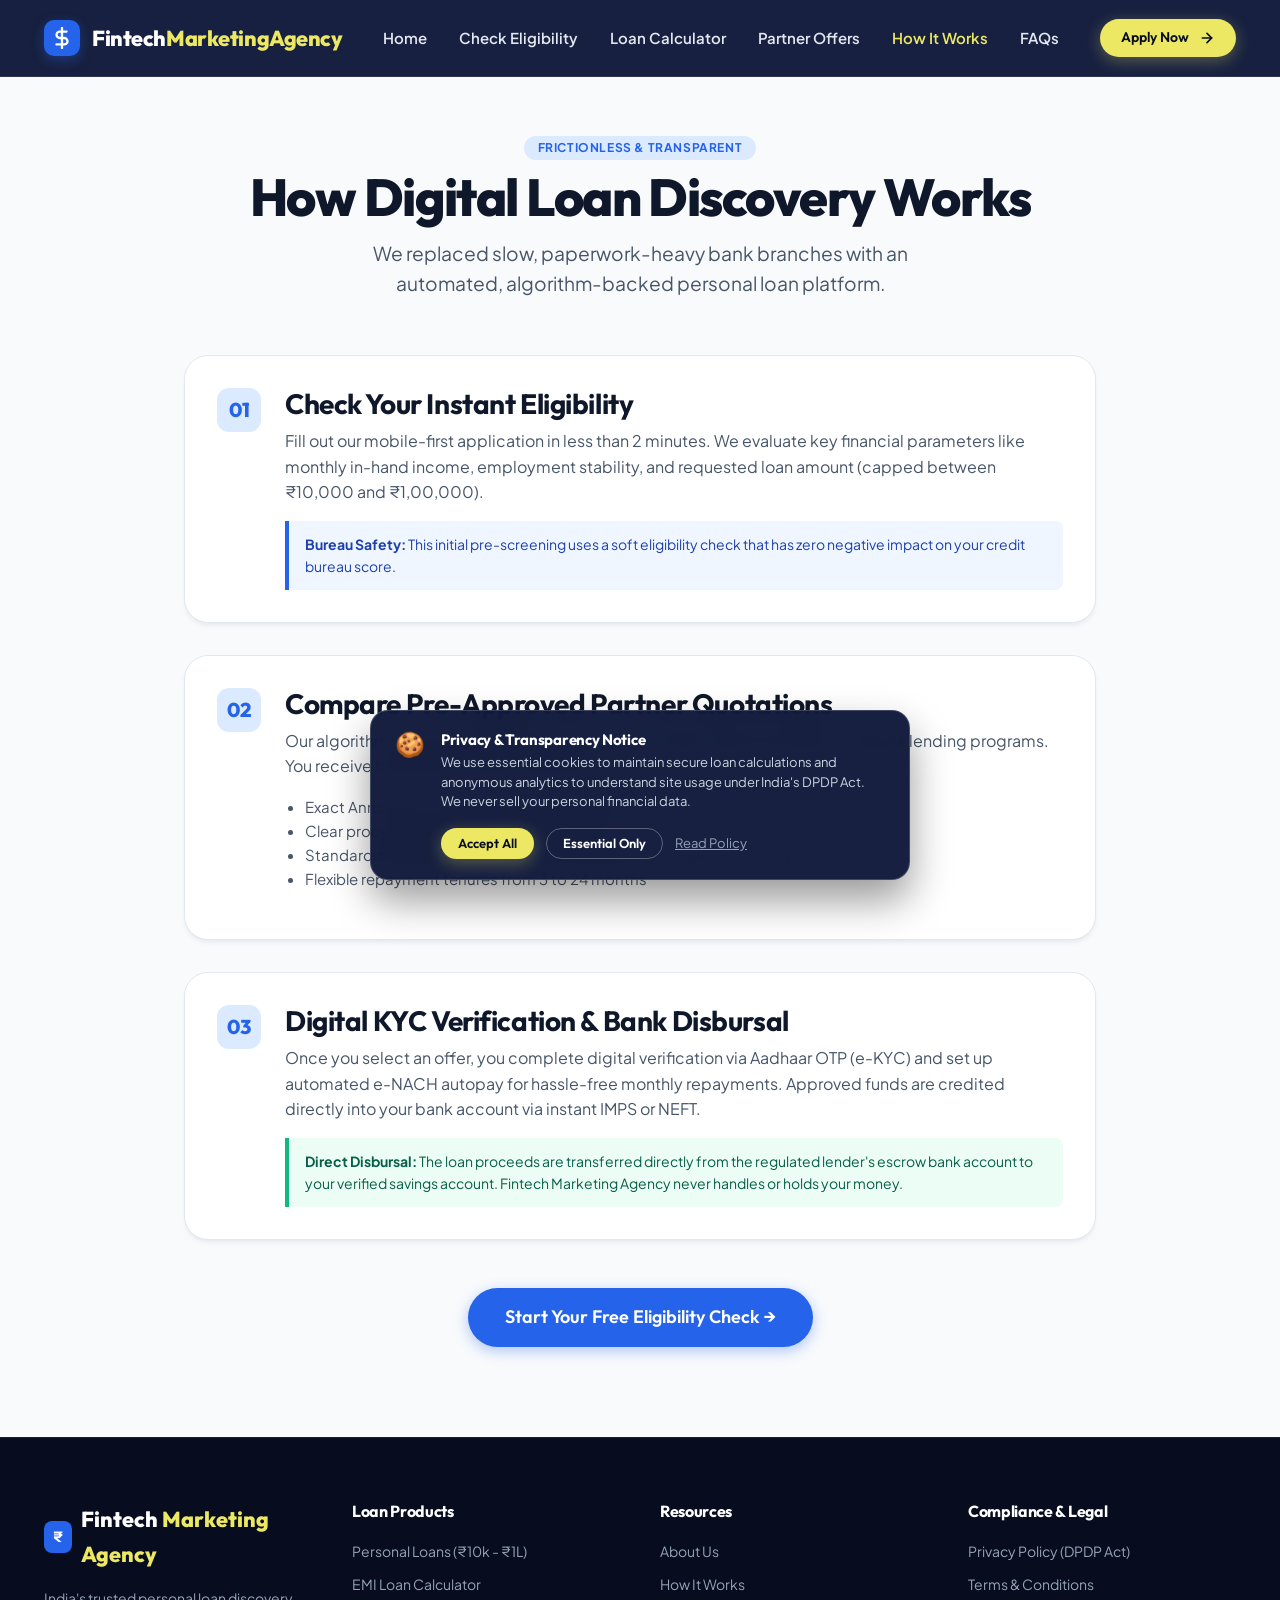
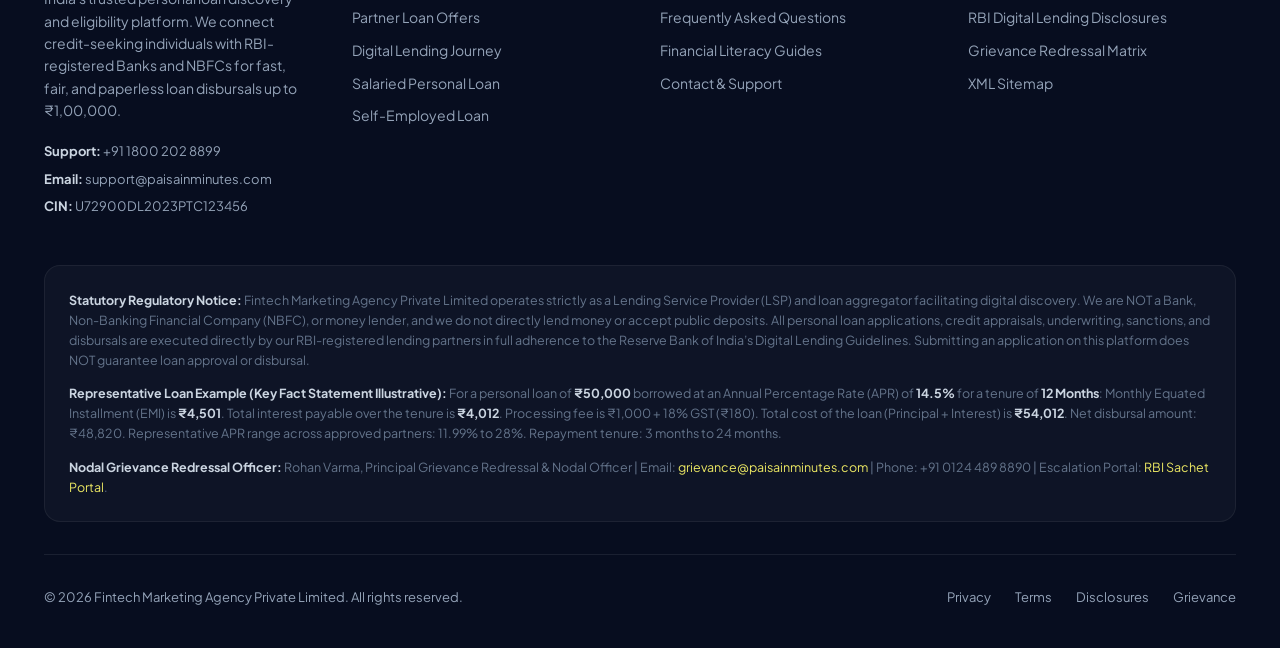
<file: how-it-works.html>
<!DOCTYPE html>
<html lang="en">
<head>
  <meta charset="UTF-8">
  <meta name="viewport" content="width=device-width, initial-scale=1.0, maximum-scale=5.0">
  <meta http-equiv="X-UA-Compatible" content="ie=edge">

  <!-- Primary SEO Meta Tags -->
  <title>How It Works – The 100% Digital Personal Loan Discovery Process | Fintech Marketing Agency</title>
  <meta name="title" content="How It Works – The 100% Digital Personal Loan Discovery Process | Fintech Marketing Agency">
  <meta name="description" content="Understand our transparent 3-step digital loan process. From soft credit eligibility checks to RBI-regulated KYC verification and direct bank account disbursal.">
  <link rel="canonical" href="http://localhost:8000/">
  <meta name="robots" content="index, follow, max-image-preview:large, max-snippet:-1, max-video-preview:-1">
  <meta name="theme-color" content="#0b1536">

  <!-- Open Graph / Facebook -->
  <meta property="og:type" content="website">
  <meta property="og:url" content="http://localhost:8000/">
  <meta property="og:title" content="How It Works – The 100% Digital Personal Loan Discovery Process | Fintech Marketing Agency">
  <meta property="og:description" content="Understand our transparent 3-step digital loan process. From soft credit eligibility checks to RBI-regulated KYC verification and direct bank account disbursal.">
  <meta property="og:image" content="http://localhost:8000/assets/images/og-preview.png">
  <meta property="og:site_name" content="Fintech Marketing Agency">
  <meta property="og:locale" content="en_IN">

  <!-- Twitter Cards -->
  <meta name="twitter:card" content="summary_large_image">
  <meta name="twitter:url" content="http://localhost:8000/">
  <meta name="twitter:title" content="How It Works – The 100% Digital Personal Loan Discovery Process | Fintech Marketing Agency">
  <meta name="twitter:description" content="Understand our transparent 3-step digital loan process. From soft credit eligibility checks to RBI-regulated KYC verification and direct bank account disbursal.">
  <meta name="twitter:image" content="http://localhost:8000/assets/images/og-preview.png">

  <!-- Stylesheets -->
  <link rel="stylesheet" href="assets/css/design-system.css">
  <link rel="stylesheet" href="assets/css/components.css">
  <link rel="stylesheet" href="assets/css/pages.css">

  <!-- Schema.org JSON-LD Structured Data for Financial Platform & Lending Service -->
  <script type="application/ld+json">
  {
    "@context": "https://schema.org",
    "@graph": [
      {
        "@type": "Organization",
        "@id": "http://localhost:8000/#organization",
        "name": "Fintech Marketing Agency Private Limited",
        "alternateName": "Fintech Marketing Agency",
        "url": "http://localhost:8000",
        "telephone": "+91 1800 202 8899",
        "email": "support@paisainminutes.com",
        "address": {
          "@type": "PostalAddress",
          "streetAddress": "Tower B, 4th Floor, FinTech Park, Cyber City",
          "addressLocality": "Gurugram",
          "addressRegion": "Haryana",
          "postalCode": "122002",
          "addressCountry": "IN"
        }
      },
      {
        "@type": "FinancialProduct",
        "name": "Fintech Marketing Agency Personal Loan Discovery",
        "description": "Short-term personal loan discovery service up to ₹1,00,000 with flexible tenures of 3 to 24 months.",
        "provider": {
          "@id": "http://localhost:8000/#organization"
        },
        "annualPercentageRate": {
          "@type": "QuantitativeValue",
          "minValue": 11.99,
          "maxValue": 28,
          "unitText": "PERCENT"
        },
        "amount": {
          "@type": "MonetaryAmount",
          "currency": "INR",
          "minValue": 10000,
          "maxValue": 100000        }
      }
    ]
  }
  </script>

  <!-- Client-Side Analytics Configuration -->
  <script>
    window.PIM_ANALYTICS_CONFIG = {
      ga4Id: "G-DEMO12345",
      pixelId: "987654321012345",
      debug: true,
    };
  </script>
</head>
<body>
<header class="site-header" role="banner">
  <div class="container site-nav">
    <!-- Brand Logo -->
    <a href="index.html" class="nav-brand" aria-label="Fintech Marketing Agency Homepage">
      <div class="nav-brand-logo">
        <svg width="22" height="22" viewBox="0 0 24 24" fill="none" stroke="currentColor" stroke-width="2.5" stroke-linecap="round" stroke-linejoin="round">
          <line x1="12" y1="1" x2="12" y2="23"></line>
          <path d="M17 5H9.5a3.5 3.5 0 0 0 0 7h5a3.5 3.5 0 0 1 0 7H6"></path>
        </svg>
      </div>
      <div>
        Fintech<span class="accent">MarketingAgency</span>
      </div>
    </a>

    <!-- Navigation Links -->
    <nav aria-label="Main Navigation">
      <ul class="nav-links" id="navLinks">
        <li>
          <a href="index.html" class="nav-link ">Home</a>
        </li>
        <li>
          <a href="check-eligibility.html" class="nav-link ">Check Eligibility</a>
        </li>
        <li>
          <a href="personal-loan-calculator.html" class="nav-link ">Loan Calculator</a>
        </li>
        <li>
          <a href="offers.html" class="nav-link ">Partner Offers</a>
        </li>
        <li>
          <a href="how-it-works.html" class="nav-link active">How It Works</a>
        </li>
        <li>
          <a href="faq.html" class="nav-link ">FAQs</a>
        </li>
      </ul>
    </nav>

    <!-- Header Actions -->
    <div class="nav-actions">
      <a href="check-eligibility.html" class="btn btn-yellow btn-sm" id="navCtaBtn">
        Apply Now
        <svg width="16" height="16" viewBox="0 0 24 24" fill="none" stroke="currentColor" stroke-width="2.5" stroke-linecap="round" stroke-linejoin="round">
          <line x1="5" y1="12" x2="19" y2="12"></line>
          <polyline points="12 5 19 12 12 19"></polyline>
        </svg>
      </a>

      <!-- Mobile Hamburger Button -->
      <button class="nav-toggle-btn" id="navToggleBtn" aria-label="Toggle navigation menu" aria-expanded="false">
        &#9776;
      </button>
    </div>
  </div>
</header>
<main id="mainContent">

<section class="section" style="background:#f8fafc; padding-top:3.5rem;">
  <div class="container container-narrow">
    <div class="text-center" style="margin-bottom: 3.5rem;">
      <span class="badge badge-royal" style="margin-bottom: 0.5rem;">Frictionless & Transparent</span>
      <h1 class="heading-1" style="margin-bottom: 0.75rem;">
        How Digital Loan Discovery Works
      </h1>
      <p class="text-lead" style="max-width: 620px; margin: 0 auto;">
        We replaced slow, paperwork-heavy bank branches with an automated, algorithm-backed personal loan platform.
      </p>
    </div>

    <!-- Step 1 Details -->
    <div class="card" style="margin-bottom: 2rem;">
      <div style="display:flex; align-items:flex-start; gap:1.5rem;">
        <div class="process-step-num" style="flex-shrink:0;">01</div>
        <div>
          <h2 class="heading-3" style="margin-bottom: 0.5rem;">Check Your Instant Eligibility</h2>
          <p style="color:var(--text-secondary); line-height:1.6; margin-bottom: 1rem;">
            Fill out our mobile-first application in less than 2 minutes. We evaluate key financial parameters like monthly in-hand income, employment stability, and requested loan amount (capped between ₹10,000 and ₹1,00,000).
          </p>
          <div style="background:#eff6ff; border-left:4px solid #2563eb; padding:12px 16px; border-radius:0 8px 8px 0; font-size:0.875rem; color:#1e40af;">
            <strong>Bureau Safety:</strong> This initial pre-screening uses a soft eligibility check that has zero negative impact on your credit bureau score.
          </div>
        </div>
      </div>
    </div>

    <!-- Step 2 Details -->
    <div class="card" style="margin-bottom: 2rem;">
      <div style="display:flex; align-items:flex-start; gap:1.5rem;">
        <div class="process-step-num" style="flex-shrink:0;">02</div>
        <div>
          <h2 class="heading-3" style="margin-bottom: 0.5rem;">Compare Pre-Approved Partner Quotations</h2>
          <p style="color:var(--text-secondary); line-height:1.6; margin-bottom: 1rem;">
            Our algorithm matches your profile with authorized, RBI-registered NBFC and Bank lending programs. You receive transparent quotes detailing:
          </p>
          <ul style="padding-left:1.25rem; color:var(--text-secondary); font-size:0.9375rem; line-height:1.6; margin-bottom:1rem;">
            <li>Exact Annual Percentage Rate (APR) based on reducing balance</li>
            <li>Clear processing fee (1.5% - 3% + 18% GST)</li>
            <li>Standardized Key Fact Statement (KFS) before any agreement is signed</li>
            <li>Flexible repayment tenures from 3 to 24 months</li>
          </ul>
        </div>
      </div>
    </div>

    <!-- Step 3 Details -->
    <div class="card" style="margin-bottom: 2rem;">
      <div style="display:flex; align-items:flex-start; gap:1.5rem;">
        <div class="process-step-num" style="flex-shrink:0;">03</div>
        <div>
          <h2 class="heading-3" style="margin-bottom: 0.5rem;">Digital KYC Verification & Bank Disbursal</h2>
          <p style="color:var(--text-secondary); line-height:1.6; margin-bottom: 1rem;">
            Once you select an offer, you complete digital verification via Aadhaar OTP (e-KYC) and set up automated e-NACH autopay for hassle-free monthly repayments. Approved funds are credited directly into your bank account via instant IMPS or NEFT.
          </p>
          <div style="background:#ecfdf5; border-left:4px solid #10b981; padding:12px 16px; border-radius:0 8px 8px 0; font-size:0.875rem; color:#065f46;">
            <strong>Direct Disbursal:</strong> The loan proceeds are transferred directly from the regulated lender's escrow bank account to your verified savings account. Fintech Marketing Agency never handles or holds your money.
          </div>
        </div>
      </div>
    </div>

    <!-- CTA -->
    <div class="text-center" style="margin-top: 3rem;">
      <a href="check-eligibility.html" class="btn btn-primary btn-lg">
        Start Your Free Eligibility Check &rarr;
      </a>
    </div>
  </div>
</section>

</main><!-- /#mainContent -->

<!-- Global Cookie Consent Notice -->
<aside id="cookieConsentBanner" style="display:none; position:fixed; bottom:20px; left:20px; right:20px; max-width:540px; margin:0 auto; z-index:9999; background:rgba(11,21,54,0.95); border:1px solid rgba(255,255,255,0.18); border-radius:18px; padding:1.25rem 1.5rem; backdrop-filter:blur(12px); box-shadow:0 20px 40px rgba(0,0,0,0.4); color:#fff;" role="dialog" aria-live="polite" aria-label="Privacy Consent Notice">
  <div style="display:flex; align-items:flex-start; gap:1rem;">
    <div style="font-size:1.5rem; line-height:1;">🍪</div>
    <div style="flex:1;">
      <h4 style="font-size:0.9375rem; font-weight:700; color:#fff; margin-bottom:0.35rem;">Privacy & Transparency Notice</h4>
      <p style="font-size:0.8125rem; color:#cbd5e1; line-height:1.5; margin-bottom:1rem;">
        We use essential cookies to maintain secure loan calculations and anonymous analytics to understand site usage under India's DPDP Act. We never sell your personal financial data.
      </p>
      <div style="display:flex; gap:0.75rem; flex-wrap:wrap;">
        <button type="button" id="acceptCookieBtn" class="btn btn-yellow btn-sm" style="font-size:0.8125rem; padding:0.4rem 1rem;">
          Accept All
        </button>
        <button type="button" id="declineCookieBtn" class="btn btn-outline-white btn-sm" style="font-size:0.8125rem; padding:0.4rem 1rem;">
          Essential Only
        </button>
        <a href="privacy-policy.html" style="color:#94a3b8; font-size:0.8125rem; align-self:center; text-decoration:underline;">Read Policy</a>
      </div>
    </div>
  </div>
</aside>

<footer class="site-footer" role="contentinfo">
  <div class="container">
    <div class="grid grid-cols-4" style="gap: 2.5rem;">
      <!-- Col 1: About & Brand -->
      <div style="grid-column: span 1.3;">
        <div style="display:flex; align-items:center; gap:0.6rem; margin-bottom:1rem;">
          <div style="width:32px; height:32px; background:var(--color-royal-600); border-radius:8px; display:flex; align-items:center; justify-content:center; color:#fff; font-weight:800;">
            ₹
          </div>
          <span style="font-family:var(--font-heading); font-size:1.35rem; font-weight:800; color:#fff;">
            Fintech<span style="color:var(--color-accent-yellow);"> Marketing Agency</span>
          </span>
        </div>
        <p style="color:#94a3b8; font-size:0.875rem; line-height:1.6; margin-bottom:1.25rem;">
          India's trusted personal loan discovery and eligibility platform. We connect credit-seeking individuals with RBI-registered Banks and NBFCs for fast, fair, and paperless loan disbursals up to ₹1,00,000.
        </p>
        <div style="display:flex; flex-direction:column; gap:0.4rem; font-size:0.8125rem;">
          <div><strong style="color:#cbd5e1;">Support:</strong> <a href="tel:+9118002028899">+91 1800 202 8899</a></div>
          <div><strong style="color:#cbd5e1;">Email:</strong> <a href="mailto:support@paisainminutes.com">support@paisainminutes.com</a></div>
          <div><strong style="color:#cbd5e1;">CIN:</strong> U72900DL2023PTC123456</div>
        </div>
      </div>

      <!-- Col 2: Products & Calculators -->
      <div>
        <h5>Loan Products</h5>
        <ul class="footer-links">
          <li><a href="check-eligibility.html">Personal Loans (₹10k - ₹1L)</a></li>
          <li><a href="personal-loan-calculator.html">EMI Loan Calculator</a></li>
          <li><a href="offers.html">Partner Loan Offers</a></li>
          <li><a href="how-it-works.html">Digital Lending Journey</a></li>
          <li><a href="check-eligibility.html?type=salaried">Salaried Personal Loan</a></li>
          <li><a href="check-eligibility.html?type=self-employed">Self-Employed Loan</a></li>
        </ul>
      </div>

      <!-- Col 3: Company & Education -->
      <div>
        <h5>Resources</h5>
        <ul class="footer-links">
          <li><a href="about.html">About Us</a></li>
          <li><a href="how-it-works.html">How It Works</a></li>
          <li><a href="faq.html">Frequently Asked Questions</a></li>
          <li><a href="blog.html">Financial Literacy Guides</a></li>
          <li><a href="contact.html">Contact & Support</a></li>
          
        </ul>
      </div>

      <!-- Col 4: Regulatory & Compliance -->
      <div>
        <h5>Compliance & Legal</h5>
        <ul class="footer-links">
          <li><a href="privacy-policy.html">Privacy Policy (DPDP Act)</a></li>
          <li><a href="terms-and-conditions.html">Terms & Conditions</a></li>
          <li><a href="loan-disclosures.html">RBI Digital Lending Disclosures</a></li>
          <li><a href="grievance-redressal.html">Grievance Redressal Matrix</a></li>
          <li><a href="sitemap.xml">XML Sitemap</a></li>
        </ul>
      </div>
    </div>

    <!-- Mandatory RBI Digital Lending & Key Fact Statement (KFS) Disclosures -->
    <div class="footer-disclosures">
      <p style="margin-bottom: 0.85rem;">
        <strong>Statutory Regulatory Notice:</strong> Fintech Marketing Agency Private Limited operates strictly as a Lending Service Provider (LSP) and loan aggregator facilitating digital discovery. We are NOT a Bank, Non-Banking Financial Company (NBFC), or money lender, and we do not directly lend money or accept public deposits. All personal loan applications, credit appraisals, underwriting, sanctions, and disbursals are executed directly by our RBI-registered lending partners in full adherence to the Reserve Bank of India’s Digital Lending Guidelines. Submitting an application on this platform does NOT guarantee loan approval or disbursal.
      </p>
      <p style="margin-bottom: 0.85rem;">
        <strong>Representative Loan Example (Key Fact Statement Illustrative):</strong> For a personal loan of <strong>₹50,000</strong> borrowed at an Annual Percentage Rate (APR) of <strong>14.5%</strong> for a tenure of <strong>12 Months</strong>: Monthly Equated Installment (EMI) is <strong>₹4,501</strong>. Total interest payable over the tenure is <strong>₹4,012</strong>. Processing fee is ₹1,000 + 18% GST (₹180). Total cost of the loan (Principal + Interest) is <strong>₹54,012</strong>. Net disbursal amount: ₹48,820. Representative APR range across approved partners: 11.99% to 28%. Repayment tenure: 3 months to 24 months.
      </p>
      <p>
        <strong>Nodal Grievance Redressal Officer:</strong> Rohan Varma, Principal Grievance Redressal &amp; Nodal Officer | Email: <a href="mailto:grievance@paisainminutes.com" style="color:#ece863;">grievance@paisainminutes.com</a> | Phone: +91 0124 489 8890 | Escalation Portal: <a href="https://sachet.rbi.org.in/" target="_blank" rel="noopener noreferrer" style="color:#ece863;">RBI Sachet Portal</a>.
      </p>
    </div>

    <!-- Bottom Copyright -->
    <div class="footer-bottom">
      <div>
        &copy; 2026 Fintech Marketing Agency Private Limited. All rights reserved.
      </div>
      <div style="display:flex; gap:1.5rem;">
        <a href="privacy-policy.html">Privacy</a>
        <a href="terms-and-conditions.html">Terms</a>
        <a href="loan-disclosures.html">Disclosures</a>
        <a href="grievance-redressal.html">Grievance</a>
      </div>
    </div>
  </div>
</footer>

<!-- Core JavaScript Assets -->
<script src="assets/js/main.js" defer></script>
<script src="assets/js/analytics.js" defer></script>
</body>
</html>
</file>
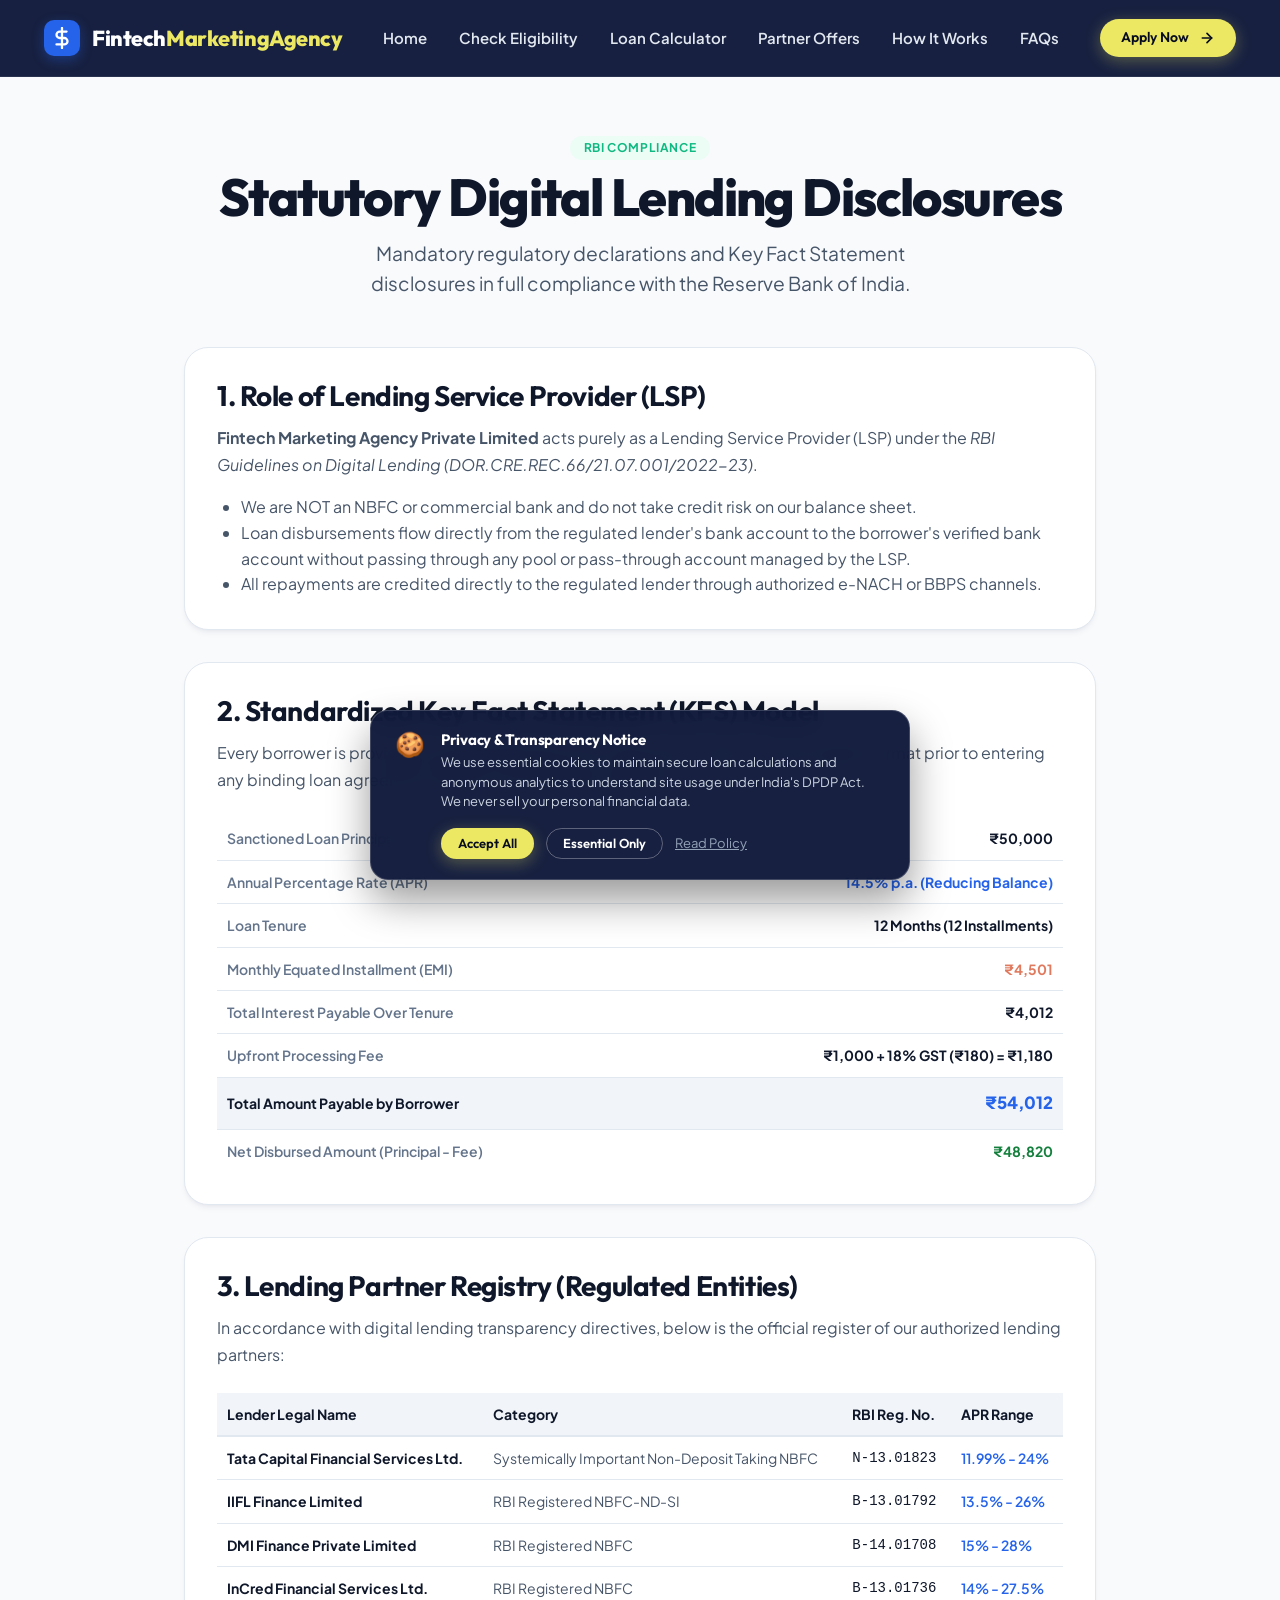
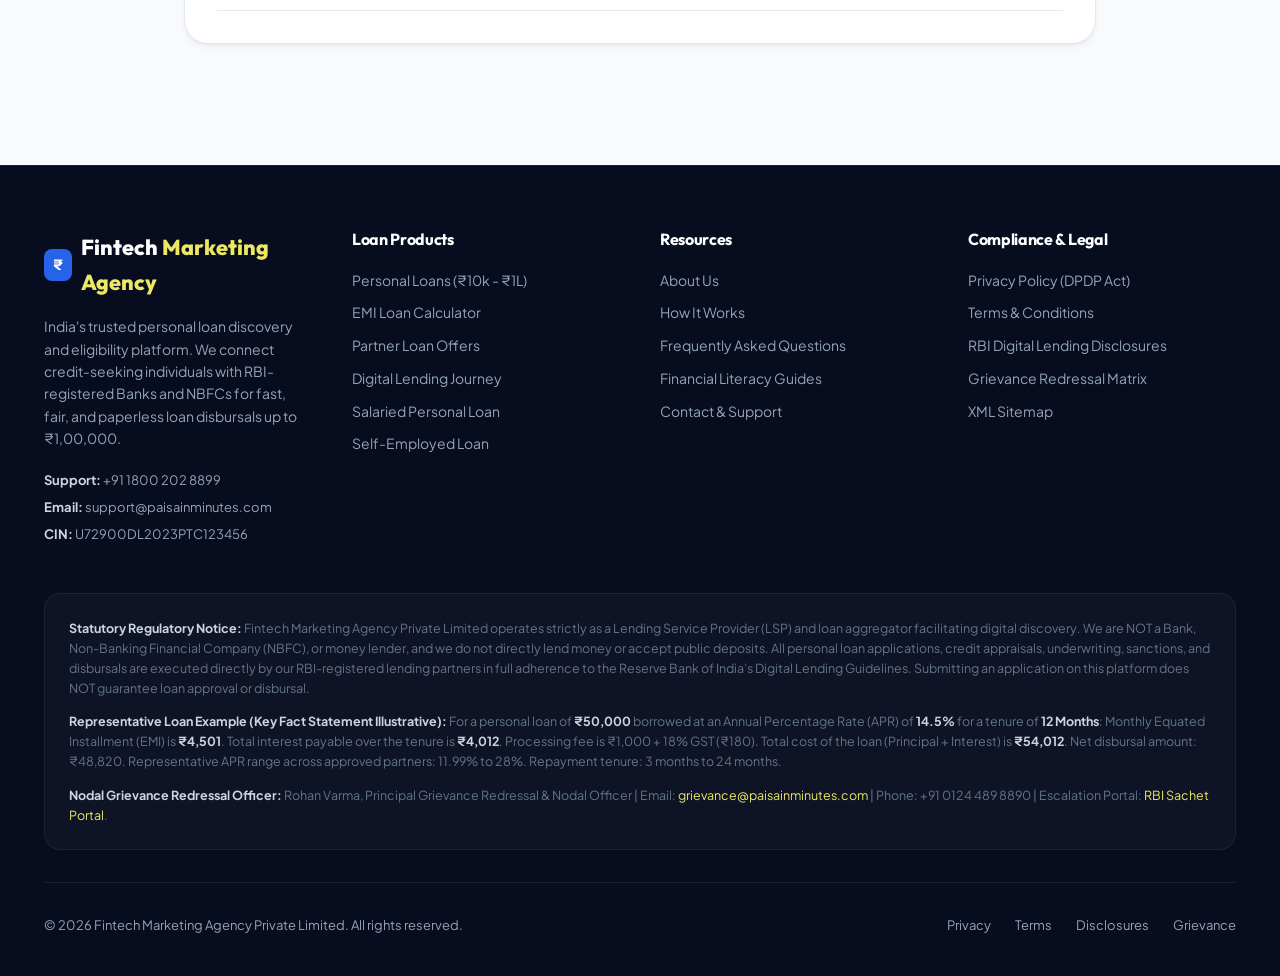
<file: loan-disclosures.html>
<!DOCTYPE html>
<html lang="en">
<head>
  <meta charset="UTF-8">
  <meta name="viewport" content="width=device-width, initial-scale=1.0, maximum-scale=5.0">
  <meta http-equiv="X-UA-Compatible" content="ie=edge">

  <!-- Primary SEO Meta Tags -->
  <title>Statutory Loan Disclosures &amp; Key Fact Statement (KFS) | Fintech Marketing Agency | Fintech Marketing Agency</title>
  <meta name="title" content="Statutory Loan Disclosures &amp; Key Fact Statement (KFS) | Fintech Marketing Agency | Fintech Marketing Agency">
  <meta name="description" content="Statutory loan disclosures, Key Fact Statement (KFS) standards, approved lending partner registry, and code of conduct for digital lending in India.">
  <link rel="canonical" href="http://localhost:8000/">
  <meta name="robots" content="index, follow, max-image-preview:large, max-snippet:-1, max-video-preview:-1">
  <meta name="theme-color" content="#0b1536">

  <!-- Open Graph / Facebook -->
  <meta property="og:type" content="website">
  <meta property="og:url" content="http://localhost:8000/">
  <meta property="og:title" content="Statutory Loan Disclosures &amp; Key Fact Statement (KFS) | Fintech Marketing Agency | Fintech Marketing Agency">
  <meta property="og:description" content="Statutory loan disclosures, Key Fact Statement (KFS) standards, approved lending partner registry, and code of conduct for digital lending in India.">
  <meta property="og:image" content="http://localhost:8000/assets/images/og-preview.png">
  <meta property="og:site_name" content="Fintech Marketing Agency">
  <meta property="og:locale" content="en_IN">

  <!-- Twitter Cards -->
  <meta name="twitter:card" content="summary_large_image">
  <meta name="twitter:url" content="http://localhost:8000/">
  <meta name="twitter:title" content="Statutory Loan Disclosures &amp; Key Fact Statement (KFS) | Fintech Marketing Agency | Fintech Marketing Agency">
  <meta name="twitter:description" content="Statutory loan disclosures, Key Fact Statement (KFS) standards, approved lending partner registry, and code of conduct for digital lending in India.">
  <meta name="twitter:image" content="http://localhost:8000/assets/images/og-preview.png">

  <!-- Stylesheets -->
  <link rel="stylesheet" href="assets/css/design-system.css">
  <link rel="stylesheet" href="assets/css/components.css">
  <link rel="stylesheet" href="assets/css/pages.css">

  <!-- Schema.org JSON-LD Structured Data for Financial Platform & Lending Service -->
  <script type="application/ld+json">
  {
    "@context": "https://schema.org",
    "@graph": [
      {
        "@type": "Organization",
        "@id": "http://localhost:8000/#organization",
        "name": "Fintech Marketing Agency Private Limited",
        "alternateName": "Fintech Marketing Agency",
        "url": "http://localhost:8000",
        "telephone": "+91 1800 202 8899",
        "email": "support@paisainminutes.com",
        "address": {
          "@type": "PostalAddress",
          "streetAddress": "Tower B, 4th Floor, FinTech Park, Cyber City",
          "addressLocality": "Gurugram",
          "addressRegion": "Haryana",
          "postalCode": "122002",
          "addressCountry": "IN"
        }
      },
      {
        "@type": "FinancialProduct",
        "name": "Fintech Marketing Agency Personal Loan Discovery",
        "description": "Short-term personal loan discovery service up to ₹1,00,000 with flexible tenures of 3 to 24 months.",
        "provider": {
          "@id": "http://localhost:8000/#organization"
        },
        "annualPercentageRate": {
          "@type": "QuantitativeValue",
          "minValue": 11.99,
          "maxValue": 28,
          "unitText": "PERCENT"
        },
        "amount": {
          "@type": "MonetaryAmount",
          "currency": "INR",
          "minValue": 10000,
          "maxValue": 100000        }
      }
    ]
  }
  </script>

  <!-- Client-Side Analytics Configuration -->
  <script>
    window.PIM_ANALYTICS_CONFIG = {
      ga4Id: "G-DEMO12345",
      pixelId: "987654321012345",
      debug: true,
    };
  </script>
</head>
<body>
<header class="site-header" role="banner">
  <div class="container site-nav">
    <!-- Brand Logo -->
    <a href="index.html" class="nav-brand" aria-label="Fintech Marketing Agency Homepage">
      <div class="nav-brand-logo">
        <svg width="22" height="22" viewBox="0 0 24 24" fill="none" stroke="currentColor" stroke-width="2.5" stroke-linecap="round" stroke-linejoin="round">
          <line x1="12" y1="1" x2="12" y2="23"></line>
          <path d="M17 5H9.5a3.5 3.5 0 0 0 0 7h5a3.5 3.5 0 0 1 0 7H6"></path>
        </svg>
      </div>
      <div>
        Fintech<span class="accent">MarketingAgency</span>
      </div>
    </a>

    <!-- Navigation Links -->
    <nav aria-label="Main Navigation">
      <ul class="nav-links" id="navLinks">
        <li>
          <a href="index.html" class="nav-link ">Home</a>
        </li>
        <li>
          <a href="check-eligibility.html" class="nav-link ">Check Eligibility</a>
        </li>
        <li>
          <a href="personal-loan-calculator.html" class="nav-link ">Loan Calculator</a>
        </li>
        <li>
          <a href="offers.html" class="nav-link ">Partner Offers</a>
        </li>
        <li>
          <a href="how-it-works.html" class="nav-link ">How It Works</a>
        </li>
        <li>
          <a href="faq.html" class="nav-link ">FAQs</a>
        </li>
      </ul>
    </nav>

    <!-- Header Actions -->
    <div class="nav-actions">
      <a href="check-eligibility.html" class="btn btn-yellow btn-sm" id="navCtaBtn">
        Apply Now
        <svg width="16" height="16" viewBox="0 0 24 24" fill="none" stroke="currentColor" stroke-width="2.5" stroke-linecap="round" stroke-linejoin="round">
          <line x1="5" y1="12" x2="19" y2="12"></line>
          <polyline points="12 5 19 12 12 19"></polyline>
        </svg>
      </a>

      <!-- Mobile Hamburger Button -->
      <button class="nav-toggle-btn" id="navToggleBtn" aria-label="Toggle navigation menu" aria-expanded="false">
        &#9776;
      </button>
    </div>
  </div>
</header>
<main id="mainContent">

<section class="section" style="background:#f8fafc; padding-top:3.5rem;">
  <div class="container container-narrow">
    <div class="text-center" style="margin-bottom: 3rem;">
      <span class="badge badge-emerald" style="margin-bottom:0.5rem;">RBI Compliance</span>
      <h1 class="heading-1" style="margin-bottom:0.75rem;">
        Statutory Digital Lending Disclosures
      </h1>
      <p class="text-lead" style="max-width: 620px; margin: 0 auto;">
        Mandatory regulatory declarations and Key Fact Statement disclosures in full compliance with the Reserve Bank of India.
      </p>
    </div>

    <!-- 1. LSP Role Declaration -->
    <div class="card" style="margin-bottom: 2rem;">
      <h2 class="heading-3" style="margin-bottom: 0.75rem;">1. Role of Lending Service Provider (LSP)</h2>
      <p style="color:var(--text-secondary); line-height:1.7; margin-bottom:1rem;">
        <strong>Fintech Marketing Agency Private Limited</strong> acts purely as a Lending Service Provider (LSP) under the <em>RBI Guidelines on Digital Lending (DOR.CRE.REC.66/21.07.001/2022-23)</em>.
      </p>
      <ul style="padding-left:1.5rem; color:var(--text-secondary); line-height:1.6;">
        <li>We are NOT an NBFC or commercial bank and do not take credit risk on our balance sheet.</li>
        <li>Loan disbursements flow directly from the regulated lender's bank account to the borrower's verified bank account without passing through any pool or pass-through account managed by the LSP.</li>
        <li>All repayments are credited directly to the regulated lender through authorized e-NACH or BBPS channels.</li>
      </ul>
    </div>

    <!-- 2. Illustrative Key Fact Statement (KFS) -->
    <div class="card" style="margin-bottom: 2rem;">
      <h2 class="heading-3" style="margin-bottom: 0.75rem;">2. Standardized Key Fact Statement (KFS) Model</h2>
      <p style="color:var(--text-secondary); line-height:1.7; margin-bottom:1.5rem;">
        Every borrower is provided a standardized Key Fact Statement in high-contrast legible format prior to entering any binding loan agreement. Below is an illustrative example:
      </p>

      <div style="overflow-x:auto;">
        <table style="width:100%; border-collapse:collapse; font-size:0.875rem;">
          <tbody>
            <tr style="border-bottom:1px solid var(--border-subtle);">
              <td style="padding:10px; font-weight:600; color:var(--text-muted);">Sanctioned Loan Principal</td>
              <td style="padding:10px; text-align:right; font-weight:700;">₹50,000</td>
            </tr>
            <tr style="border-bottom:1px solid var(--border-subtle);">
              <td style="padding:10px; font-weight:600; color:var(--text-muted);">Annual Percentage Rate (APR)</td>
              <td style="padding:10px; text-align:right; font-weight:700; color:var(--color-royal-600);">14.5% p.a. (Reducing Balance)</td>
            </tr>
            <tr style="border-bottom:1px solid var(--border-subtle);">
              <td style="padding:10px; font-weight:600; color:var(--text-muted);">Loan Tenure</td>
              <td style="padding:10px; text-align:right; font-weight:700;">12 Months (12 Installments)</td>
            </tr>
            <tr style="border-bottom:1px solid var(--border-subtle);">
              <td style="padding:10px; font-weight:600; color:var(--text-muted);">Monthly Equated Installment (EMI)</td>
              <td style="padding:10px; text-align:right; font-weight:700; color:var(--color-accent-salmon-dark);">₹4,501</td>
            </tr>
            <tr style="border-bottom:1px solid var(--border-subtle);">
              <td style="padding:10px; font-weight:600; color:var(--text-muted);">Total Interest Payable Over Tenure</td>
              <td style="padding:10px; text-align:right; font-weight:700;">₹4,012</td>
            </tr>
            <tr style="border-bottom:1px solid var(--border-subtle);">
              <td style="padding:10px; font-weight:600; color:var(--text-muted);">Upfront Processing Fee</td>
              <td style="padding:10px; text-align:right; font-weight:700;">₹1,000 + 18% GST (₹180) = ₹1,180</td>
            </tr>
            <tr style="border-bottom:1px solid var(--border-subtle); background:var(--bg-surface-subtle);">
              <td style="padding:12px 10px; font-weight:700; color:var(--text-primary);">Total Amount Payable by Borrower</td>
              <td style="padding:12px 10px; text-align:right; font-weight:800; font-size:1.05rem; color:var(--color-royal-600);">₹54,012</td>
            </tr>
            <tr>
              <td style="padding:10px; font-weight:600; color:var(--text-muted);">Net Disbursed Amount (Principal - Fee)</td>
              <td style="padding:10px; text-align:right; font-weight:700; color:#15803d;">₹48,820</td>
            </tr>
          </tbody>
        </table>
      </div>
    </div>

    <!-- 3. Approved Regulated Entity (RE) Registry -->
    <div class="card" style="margin-bottom: 2rem;">
      <h2 class="heading-3" style="margin-bottom: 0.75rem;">3. Lending Partner Registry (Regulated Entities)</h2>
      <p style="color:var(--text-secondary); line-height:1.7; margin-bottom:1.5rem;">
        In accordance with digital lending transparency directives, below is the official register of our authorized lending partners:
      </p>

      <div style="overflow-x:auto;">
        <table style="width:100%; border-collapse:collapse; font-size:0.875rem;">
          <thead>
            <tr style="background:var(--bg-surface-subtle); border-bottom:2px solid var(--border-subtle); text-align:left;">
              <th style="padding:10px;">Lender Legal Name</th>
              <th style="padding:10px;">Category</th>
              <th style="padding:10px;">RBI Reg. No.</th>
              <th style="padding:10px;">APR Range</th>
            </tr>
          </thead>
          <tbody>
                          <tr style="border-bottom:1px solid var(--border-subtle);">
                <td style="padding:10px; font-weight:700; color:var(--text-primary);">Tata Capital Financial Services Ltd.</td>
                <td style="padding:10px; color:var(--text-secondary);">Systemically Important Non-Deposit Taking NBFC</td>
                <td style="padding:10px; font-family:monospace;">N-13.01823</td>
                <td style="padding:10px; font-weight:600; color:var(--color-royal-600);">11.99% - 24%</td>
              </tr>
                          <tr style="border-bottom:1px solid var(--border-subtle);">
                <td style="padding:10px; font-weight:700; color:var(--text-primary);">IIFL Finance Limited</td>
                <td style="padding:10px; color:var(--text-secondary);">RBI Registered NBFC-ND-SI</td>
                <td style="padding:10px; font-family:monospace;">B-13.01792</td>
                <td style="padding:10px; font-weight:600; color:var(--color-royal-600);">13.5% - 26%</td>
              </tr>
                          <tr style="border-bottom:1px solid var(--border-subtle);">
                <td style="padding:10px; font-weight:700; color:var(--text-primary);">DMI Finance Private Limited</td>
                <td style="padding:10px; color:var(--text-secondary);">RBI Registered NBFC</td>
                <td style="padding:10px; font-family:monospace;">B-14.01708</td>
                <td style="padding:10px; font-weight:600; color:var(--color-royal-600);">15% - 28%</td>
              </tr>
                          <tr style="border-bottom:1px solid var(--border-subtle);">
                <td style="padding:10px; font-weight:700; color:var(--text-primary);">InCred Financial Services Ltd.</td>
                <td style="padding:10px; color:var(--text-secondary);">RBI Registered NBFC</td>
                <td style="padding:10px; font-family:monospace;">B-13.01736</td>
                <td style="padding:10px; font-weight:600; color:var(--color-royal-600);">14% - 27.5%</td>
              </tr>
                      </tbody>
        </table>
      </div>
    </div>
  </div>
</section>

</main><!-- /#mainContent -->

<!-- Global Cookie Consent Notice -->
<aside id="cookieConsentBanner" style="display:none; position:fixed; bottom:20px; left:20px; right:20px; max-width:540px; margin:0 auto; z-index:9999; background:rgba(11,21,54,0.95); border:1px solid rgba(255,255,255,0.18); border-radius:18px; padding:1.25rem 1.5rem; backdrop-filter:blur(12px); box-shadow:0 20px 40px rgba(0,0,0,0.4); color:#fff;" role="dialog" aria-live="polite" aria-label="Privacy Consent Notice">
  <div style="display:flex; align-items:flex-start; gap:1rem;">
    <div style="font-size:1.5rem; line-height:1;">🍪</div>
    <div style="flex:1;">
      <h4 style="font-size:0.9375rem; font-weight:700; color:#fff; margin-bottom:0.35rem;">Privacy & Transparency Notice</h4>
      <p style="font-size:0.8125rem; color:#cbd5e1; line-height:1.5; margin-bottom:1rem;">
        We use essential cookies to maintain secure loan calculations and anonymous analytics to understand site usage under India's DPDP Act. We never sell your personal financial data.
      </p>
      <div style="display:flex; gap:0.75rem; flex-wrap:wrap;">
        <button type="button" id="acceptCookieBtn" class="btn btn-yellow btn-sm" style="font-size:0.8125rem; padding:0.4rem 1rem;">
          Accept All
        </button>
        <button type="button" id="declineCookieBtn" class="btn btn-outline-white btn-sm" style="font-size:0.8125rem; padding:0.4rem 1rem;">
          Essential Only
        </button>
        <a href="privacy-policy.html" style="color:#94a3b8; font-size:0.8125rem; align-self:center; text-decoration:underline;">Read Policy</a>
      </div>
    </div>
  </div>
</aside>

<footer class="site-footer" role="contentinfo">
  <div class="container">
    <div class="grid grid-cols-4" style="gap: 2.5rem;">
      <!-- Col 1: About & Brand -->
      <div style="grid-column: span 1.3;">
        <div style="display:flex; align-items:center; gap:0.6rem; margin-bottom:1rem;">
          <div style="width:32px; height:32px; background:var(--color-royal-600); border-radius:8px; display:flex; align-items:center; justify-content:center; color:#fff; font-weight:800;">
            ₹
          </div>
          <span style="font-family:var(--font-heading); font-size:1.35rem; font-weight:800; color:#fff;">
            Fintech<span style="color:var(--color-accent-yellow);"> Marketing Agency</span>
          </span>
        </div>
        <p style="color:#94a3b8; font-size:0.875rem; line-height:1.6; margin-bottom:1.25rem;">
          India's trusted personal loan discovery and eligibility platform. We connect credit-seeking individuals with RBI-registered Banks and NBFCs for fast, fair, and paperless loan disbursals up to ₹1,00,000.
        </p>
        <div style="display:flex; flex-direction:column; gap:0.4rem; font-size:0.8125rem;">
          <div><strong style="color:#cbd5e1;">Support:</strong> <a href="tel:+9118002028899">+91 1800 202 8899</a></div>
          <div><strong style="color:#cbd5e1;">Email:</strong> <a href="mailto:support@paisainminutes.com">support@paisainminutes.com</a></div>
          <div><strong style="color:#cbd5e1;">CIN:</strong> U72900DL2023PTC123456</div>
        </div>
      </div>

      <!-- Col 2: Products & Calculators -->
      <div>
        <h5>Loan Products</h5>
        <ul class="footer-links">
          <li><a href="check-eligibility.html">Personal Loans (₹10k - ₹1L)</a></li>
          <li><a href="personal-loan-calculator.html">EMI Loan Calculator</a></li>
          <li><a href="offers.html">Partner Loan Offers</a></li>
          <li><a href="how-it-works.html">Digital Lending Journey</a></li>
          <li><a href="check-eligibility.html?type=salaried">Salaried Personal Loan</a></li>
          <li><a href="check-eligibility.html?type=self-employed">Self-Employed Loan</a></li>
        </ul>
      </div>

      <!-- Col 3: Company & Education -->
      <div>
        <h5>Resources</h5>
        <ul class="footer-links">
          <li><a href="about.html">About Us</a></li>
          <li><a href="how-it-works.html">How It Works</a></li>
          <li><a href="faq.html">Frequently Asked Questions</a></li>
          <li><a href="blog.html">Financial Literacy Guides</a></li>
          <li><a href="contact.html">Contact & Support</a></li>
          
        </ul>
      </div>

      <!-- Col 4: Regulatory & Compliance -->
      <div>
        <h5>Compliance & Legal</h5>
        <ul class="footer-links">
          <li><a href="privacy-policy.html">Privacy Policy (DPDP Act)</a></li>
          <li><a href="terms-and-conditions.html">Terms & Conditions</a></li>
          <li><a href="loan-disclosures.html">RBI Digital Lending Disclosures</a></li>
          <li><a href="grievance-redressal.html">Grievance Redressal Matrix</a></li>
          <li><a href="sitemap.xml">XML Sitemap</a></li>
        </ul>
      </div>
    </div>

    <!-- Mandatory RBI Digital Lending & Key Fact Statement (KFS) Disclosures -->
    <div class="footer-disclosures">
      <p style="margin-bottom: 0.85rem;">
        <strong>Statutory Regulatory Notice:</strong> Fintech Marketing Agency Private Limited operates strictly as a Lending Service Provider (LSP) and loan aggregator facilitating digital discovery. We are NOT a Bank, Non-Banking Financial Company (NBFC), or money lender, and we do not directly lend money or accept public deposits. All personal loan applications, credit appraisals, underwriting, sanctions, and disbursals are executed directly by our RBI-registered lending partners in full adherence to the Reserve Bank of India’s Digital Lending Guidelines. Submitting an application on this platform does NOT guarantee loan approval or disbursal.
      </p>
      <p style="margin-bottom: 0.85rem;">
        <strong>Representative Loan Example (Key Fact Statement Illustrative):</strong> For a personal loan of <strong>₹50,000</strong> borrowed at an Annual Percentage Rate (APR) of <strong>14.5%</strong> for a tenure of <strong>12 Months</strong>: Monthly Equated Installment (EMI) is <strong>₹4,501</strong>. Total interest payable over the tenure is <strong>₹4,012</strong>. Processing fee is ₹1,000 + 18% GST (₹180). Total cost of the loan (Principal + Interest) is <strong>₹54,012</strong>. Net disbursal amount: ₹48,820. Representative APR range across approved partners: 11.99% to 28%. Repayment tenure: 3 months to 24 months.
      </p>
      <p>
        <strong>Nodal Grievance Redressal Officer:</strong> Rohan Varma, Principal Grievance Redressal &amp; Nodal Officer | Email: <a href="mailto:grievance@paisainminutes.com" style="color:#ece863;">grievance@paisainminutes.com</a> | Phone: +91 0124 489 8890 | Escalation Portal: <a href="https://sachet.rbi.org.in/" target="_blank" rel="noopener noreferrer" style="color:#ece863;">RBI Sachet Portal</a>.
      </p>
    </div>

    <!-- Bottom Copyright -->
    <div class="footer-bottom">
      <div>
        &copy; 2026 Fintech Marketing Agency Private Limited. All rights reserved.
      </div>
      <div style="display:flex; gap:1.5rem;">
        <a href="privacy-policy.html">Privacy</a>
        <a href="terms-and-conditions.html">Terms</a>
        <a href="loan-disclosures.html">Disclosures</a>
        <a href="grievance-redressal.html">Grievance</a>
      </div>
    </div>
  </div>
</footer>

<!-- Core JavaScript Assets -->
<script src="assets/js/main.js" defer></script>
<script src="assets/js/analytics.js" defer></script>
</body>
</html>
</file>
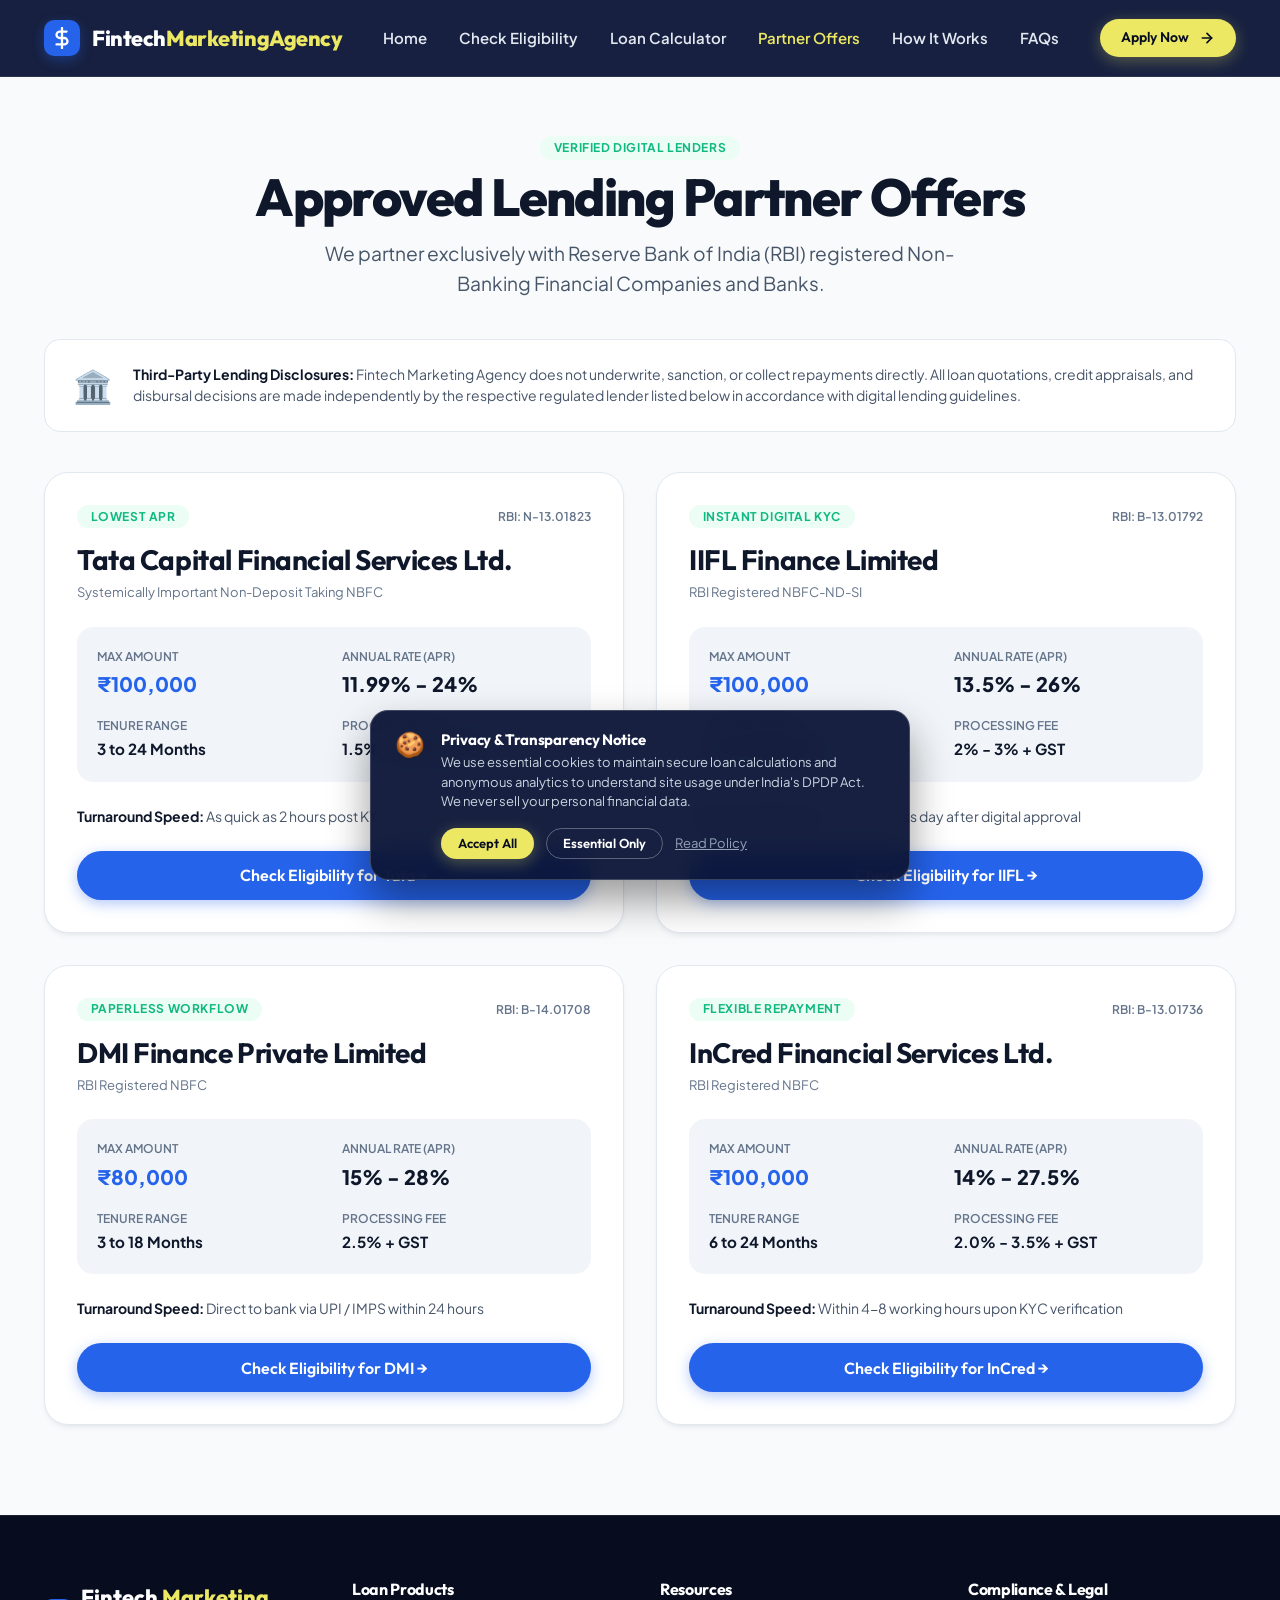
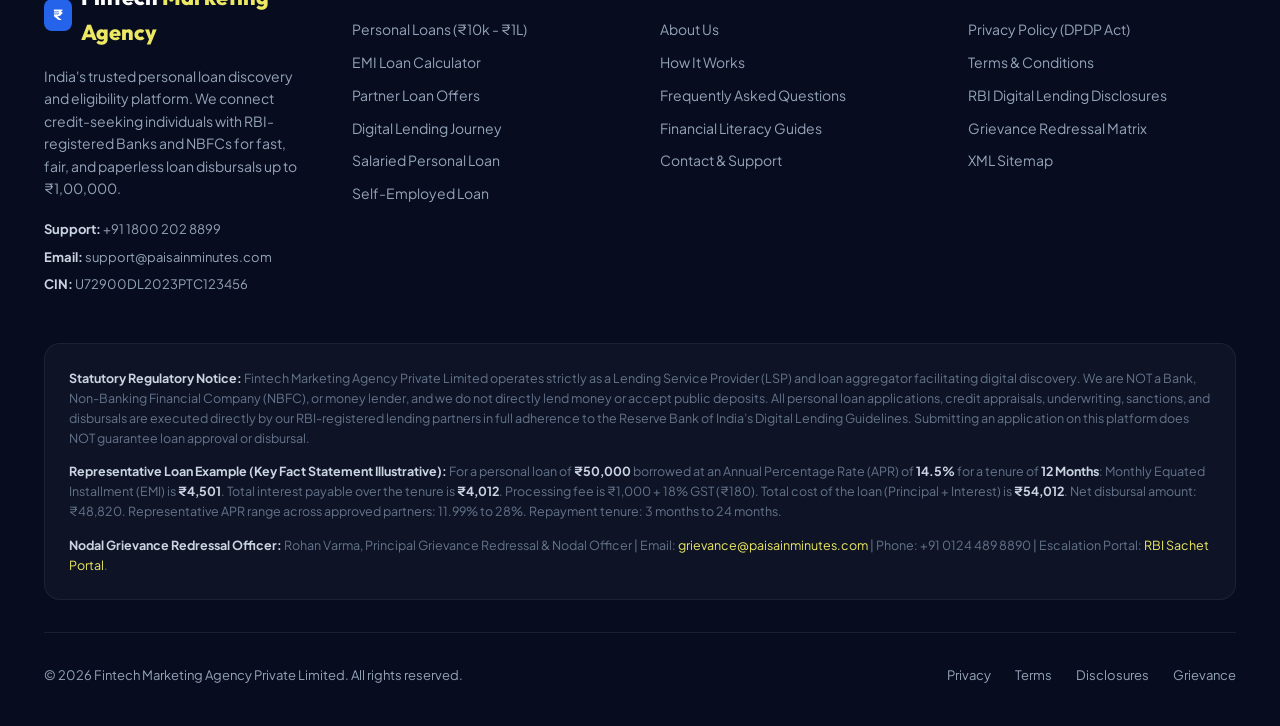
<file: offers.html>
<!DOCTYPE html>
<html lang="en">
<head>
  <meta charset="UTF-8">
  <meta name="viewport" content="width=device-width, initial-scale=1.0, maximum-scale=5.0">
  <meta http-equiv="X-UA-Compatible" content="ie=edge">

  <!-- Primary SEO Meta Tags -->
  <title>Approved Lending Partner Offers – RBI Regulated NBFCs | Fintech Marketing Agency</title>
  <meta name="title" content="Approved Lending Partner Offers – RBI Regulated NBFCs | Fintech Marketing Agency">
  <meta name="description" content="Compare verified personal loan programs from Tata Capital, IIFL Finance, DMI Finance and InCred. Real APR ranges, processing fee disclosures, and paperless digital applications.">
  <link rel="canonical" href="http://localhost:8000/">
  <meta name="robots" content="index, follow, max-image-preview:large, max-snippet:-1, max-video-preview:-1">
  <meta name="theme-color" content="#0b1536">

  <!-- Open Graph / Facebook -->
  <meta property="og:type" content="website">
  <meta property="og:url" content="http://localhost:8000/">
  <meta property="og:title" content="Approved Lending Partner Offers – RBI Regulated NBFCs | Fintech Marketing Agency">
  <meta property="og:description" content="Compare verified personal loan programs from Tata Capital, IIFL Finance, DMI Finance and InCred. Real APR ranges, processing fee disclosures, and paperless digital applications.">
  <meta property="og:image" content="http://localhost:8000/assets/images/og-preview.png">
  <meta property="og:site_name" content="Fintech Marketing Agency">
  <meta property="og:locale" content="en_IN">

  <!-- Twitter Cards -->
  <meta name="twitter:card" content="summary_large_image">
  <meta name="twitter:url" content="http://localhost:8000/">
  <meta name="twitter:title" content="Approved Lending Partner Offers – RBI Regulated NBFCs | Fintech Marketing Agency">
  <meta name="twitter:description" content="Compare verified personal loan programs from Tata Capital, IIFL Finance, DMI Finance and InCred. Real APR ranges, processing fee disclosures, and paperless digital applications.">
  <meta name="twitter:image" content="http://localhost:8000/assets/images/og-preview.png">

  <!-- Stylesheets -->
  <link rel="stylesheet" href="assets/css/design-system.css">
  <link rel="stylesheet" href="assets/css/components.css">
  <link rel="stylesheet" href="assets/css/pages.css">

  <!-- Schema.org JSON-LD Structured Data for Financial Platform & Lending Service -->
  <script type="application/ld+json">
  {
    "@context": "https://schema.org",
    "@graph": [
      {
        "@type": "Organization",
        "@id": "http://localhost:8000/#organization",
        "name": "Fintech Marketing Agency Private Limited",
        "alternateName": "Fintech Marketing Agency",
        "url": "http://localhost:8000",
        "telephone": "+91 1800 202 8899",
        "email": "support@paisainminutes.com",
        "address": {
          "@type": "PostalAddress",
          "streetAddress": "Tower B, 4th Floor, FinTech Park, Cyber City",
          "addressLocality": "Gurugram",
          "addressRegion": "Haryana",
          "postalCode": "122002",
          "addressCountry": "IN"
        }
      },
      {
        "@type": "FinancialProduct",
        "name": "Fintech Marketing Agency Personal Loan Discovery",
        "description": "Short-term personal loan discovery service up to ₹1,00,000 with flexible tenures of 3 to 24 months.",
        "provider": {
          "@id": "http://localhost:8000/#organization"
        },
        "annualPercentageRate": {
          "@type": "QuantitativeValue",
          "minValue": 11.99,
          "maxValue": 28,
          "unitText": "PERCENT"
        },
        "amount": {
          "@type": "MonetaryAmount",
          "currency": "INR",
          "minValue": 10000,
          "maxValue": 100000        }
      }
    ]
  }
  </script>

  <!-- Client-Side Analytics Configuration -->
  <script>
    window.PIM_ANALYTICS_CONFIG = {
      ga4Id: "G-DEMO12345",
      pixelId: "987654321012345",
      debug: true,
    };
  </script>
</head>
<body>
<header class="site-header" role="banner">
  <div class="container site-nav">
    <!-- Brand Logo -->
    <a href="index.html" class="nav-brand" aria-label="Fintech Marketing Agency Homepage">
      <div class="nav-brand-logo">
        <svg width="22" height="22" viewBox="0 0 24 24" fill="none" stroke="currentColor" stroke-width="2.5" stroke-linecap="round" stroke-linejoin="round">
          <line x1="12" y1="1" x2="12" y2="23"></line>
          <path d="M17 5H9.5a3.5 3.5 0 0 0 0 7h5a3.5 3.5 0 0 1 0 7H6"></path>
        </svg>
      </div>
      <div>
        Fintech<span class="accent">MarketingAgency</span>
      </div>
    </a>

    <!-- Navigation Links -->
    <nav aria-label="Main Navigation">
      <ul class="nav-links" id="navLinks">
        <li>
          <a href="index.html" class="nav-link ">Home</a>
        </li>
        <li>
          <a href="check-eligibility.html" class="nav-link ">Check Eligibility</a>
        </li>
        <li>
          <a href="personal-loan-calculator.html" class="nav-link ">Loan Calculator</a>
        </li>
        <li>
          <a href="offers.html" class="nav-link active">Partner Offers</a>
        </li>
        <li>
          <a href="how-it-works.html" class="nav-link ">How It Works</a>
        </li>
        <li>
          <a href="faq.html" class="nav-link ">FAQs</a>
        </li>
      </ul>
    </nav>

    <!-- Header Actions -->
    <div class="nav-actions">
      <a href="check-eligibility.html" class="btn btn-yellow btn-sm" id="navCtaBtn">
        Apply Now
        <svg width="16" height="16" viewBox="0 0 24 24" fill="none" stroke="currentColor" stroke-width="2.5" stroke-linecap="round" stroke-linejoin="round">
          <line x1="5" y1="12" x2="19" y2="12"></line>
          <polyline points="12 5 19 12 12 19"></polyline>
        </svg>
      </a>

      <!-- Mobile Hamburger Button -->
      <button class="nav-toggle-btn" id="navToggleBtn" aria-label="Toggle navigation menu" aria-expanded="false">
        &#9776;
      </button>
    </div>
  </div>
</header>
<main id="mainContent">

<section class="section" style="background:#f8fafc; padding-top:3.5rem;" aria-label="Partner Offers Directory">
  <div class="container">
    <!-- Header -->
    <div class="text-center" style="margin-bottom: 2.5rem;">
      <span class="badge badge-emerald" style="margin-bottom: 0.5rem;">Verified Digital Lenders</span>
      <h1 class="heading-1" style="margin-bottom: 0.75rem;">
        Approved Lending Partner Offers
      </h1>
      <p class="text-lead" style="max-width: 640px; margin: 0 auto;">
        We partner exclusively with Reserve Bank of India (RBI) registered Non-Banking Financial Companies and Banks.
      </p>
    </div>

    <!-- Regulatory Notice Banner -->
    <div style="background:#fff; border:1px solid var(--border-subtle); border-radius:16px; padding:1.25rem 1.75rem; margin-bottom: 2.5rem; display:flex; align-items:center; gap:1.25rem;">
      <div style="font-size:2rem;">🏛️</div>
      <div style="font-size:0.875rem; color:var(--text-secondary); line-height:1.5;">
        <strong style="color:var(--text-primary);">Third-Party Lending Disclosures:</strong>
        Fintech Marketing Agency does not underwrite, sanction, or collect repayments directly. All loan quotations, credit appraisals, and disbursal decisions are made independently by the respective regulated lender listed below in accordance with digital lending guidelines.
      </div>
    </div>

    <!-- Partner Offers Cards Grid -->
    <div class="grid grid-cols-2" style="gap: 2rem;">
              <div class="card" style="display:flex; flex-direction:column; justify-content:space-between; background:#fff; border-radius:24px;">
          <div>
            <!-- Top Badges -->
            <div style="display:flex; justify-content:space-between; align-items:center; margin-bottom: 1rem;">
              <span class="badge badge-emerald">Lowest APR</span>
              <span style="font-size:0.75rem; color:var(--text-muted); font-weight:600;">RBI: N-13.01823</span>
            </div>

            <!-- Lender Name & Category -->
            <h2 class="heading-3" style="margin-bottom: 0.35rem;">Tata Capital Financial Services Ltd.</h2>
            <p style="font-size: 0.8125rem; color: var(--text-muted); margin-bottom: 1.5rem;">
              Systemically Important Non-Deposit Taking NBFC            </p>

            <!-- Metrics Matrix -->
            <div style="display:grid; grid-template-columns:repeat(2, 1fr); gap:1rem; background:var(--bg-surface-subtle); padding:1.25rem; border-radius:16px; margin-bottom:1.5rem;">
              <div>
                <div style="font-size:0.75rem; color:var(--text-muted); text-transform:uppercase; font-weight:600;">Max Amount</div>
                <div style="font-size:1.25rem; font-weight:800; color:var(--color-royal-600); margin-top:2px;">₹100,000</div>
              </div>
              <div>
                <div style="font-size:0.75rem; color:var(--text-muted); text-transform:uppercase; font-weight:600;">Annual Rate (APR)</div>
                <div style="font-size:1.25rem; font-weight:800; color:var(--text-primary); margin-top:2px;">11.99% - 24%</div>
              </div>
              <div>
                <div style="font-size:0.75rem; color:var(--text-muted); text-transform:uppercase; font-weight:600;">Tenure Range</div>
                <div style="font-size:0.95rem; font-weight:700; color:var(--text-primary); margin-top:2px;">3 to 24 Months</div>
              </div>
              <div>
                <div style="font-size:0.75rem; color:var(--text-muted); text-transform:uppercase; font-weight:600;">Processing Fee</div>
                <div style="font-size:0.95rem; font-weight:700; color:var(--text-primary); margin-top:2px;">1.5% - 2.5% + GST</div>
              </div>
            </div>

            <!-- Disbursal Details -->
            <div style="font-size:0.875rem; color:var(--text-secondary); margin-bottom:1.5rem; line-height:1.5;">
              <strong style="color:var(--text-primary);">Turnaround Speed:</strong> As quick as 2 hours post KYC verification            </div>
          </div>

          <!-- Card Actions -->
          <div style="display:flex; gap:1rem; align-items:center;">
            <a href="check-eligibility.html?partner=tata-capital" class="btn btn-primary btn-block" data-partner-outbound="tata-capital" data-partner-name="Tata Capital Financial Services Ltd.">
              Check Eligibility for Tata &rarr;
            </a>
          </div>
        </div>
              <div class="card" style="display:flex; flex-direction:column; justify-content:space-between; background:#fff; border-radius:24px;">
          <div>
            <!-- Top Badges -->
            <div style="display:flex; justify-content:space-between; align-items:center; margin-bottom: 1rem;">
              <span class="badge badge-emerald">Instant Digital KYC</span>
              <span style="font-size:0.75rem; color:var(--text-muted); font-weight:600;">RBI: B-13.01792</span>
            </div>

            <!-- Lender Name & Category -->
            <h2 class="heading-3" style="margin-bottom: 0.35rem;">IIFL Finance Limited</h2>
            <p style="font-size: 0.8125rem; color: var(--text-muted); margin-bottom: 1.5rem;">
              RBI Registered NBFC-ND-SI            </p>

            <!-- Metrics Matrix -->
            <div style="display:grid; grid-template-columns:repeat(2, 1fr); gap:1rem; background:var(--bg-surface-subtle); padding:1.25rem; border-radius:16px; margin-bottom:1.5rem;">
              <div>
                <div style="font-size:0.75rem; color:var(--text-muted); text-transform:uppercase; font-weight:600;">Max Amount</div>
                <div style="font-size:1.25rem; font-weight:800; color:var(--color-royal-600); margin-top:2px;">₹100,000</div>
              </div>
              <div>
                <div style="font-size:0.75rem; color:var(--text-muted); text-transform:uppercase; font-weight:600;">Annual Rate (APR)</div>
                <div style="font-size:1.25rem; font-weight:800; color:var(--text-primary); margin-top:2px;">13.5% - 26%</div>
              </div>
              <div>
                <div style="font-size:0.75rem; color:var(--text-muted); text-transform:uppercase; font-weight:600;">Tenure Range</div>
                <div style="font-size:0.95rem; font-weight:700; color:var(--text-primary); margin-top:2px;">6 to 24 Months</div>
              </div>
              <div>
                <div style="font-size:0.75rem; color:var(--text-muted); text-transform:uppercase; font-weight:600;">Processing Fee</div>
                <div style="font-size:0.95rem; font-weight:700; color:var(--text-primary); margin-top:2px;">2% - 3% + GST</div>
              </div>
            </div>

            <!-- Disbursal Details -->
            <div style="font-size:0.875rem; color:var(--text-secondary); margin-bottom:1.5rem; line-height:1.5;">
              <strong style="color:var(--text-primary);">Turnaround Speed:</strong> Same business day after digital approval            </div>
          </div>

          <!-- Card Actions -->
          <div style="display:flex; gap:1rem; align-items:center;">
            <a href="check-eligibility.html?partner=iifl-finance" class="btn btn-primary btn-block" data-partner-outbound="iifl-finance" data-partner-name="IIFL Finance Limited">
              Check Eligibility for IIFL &rarr;
            </a>
          </div>
        </div>
              <div class="card" style="display:flex; flex-direction:column; justify-content:space-between; background:#fff; border-radius:24px;">
          <div>
            <!-- Top Badges -->
            <div style="display:flex; justify-content:space-between; align-items:center; margin-bottom: 1rem;">
              <span class="badge badge-emerald">Paperless Workflow</span>
              <span style="font-size:0.75rem; color:var(--text-muted); font-weight:600;">RBI: B-14.01708</span>
            </div>

            <!-- Lender Name & Category -->
            <h2 class="heading-3" style="margin-bottom: 0.35rem;">DMI Finance Private Limited</h2>
            <p style="font-size: 0.8125rem; color: var(--text-muted); margin-bottom: 1.5rem;">
              RBI Registered NBFC            </p>

            <!-- Metrics Matrix -->
            <div style="display:grid; grid-template-columns:repeat(2, 1fr); gap:1rem; background:var(--bg-surface-subtle); padding:1.25rem; border-radius:16px; margin-bottom:1.5rem;">
              <div>
                <div style="font-size:0.75rem; color:var(--text-muted); text-transform:uppercase; font-weight:600;">Max Amount</div>
                <div style="font-size:1.25rem; font-weight:800; color:var(--color-royal-600); margin-top:2px;">₹80,000</div>
              </div>
              <div>
                <div style="font-size:0.75rem; color:var(--text-muted); text-transform:uppercase; font-weight:600;">Annual Rate (APR)</div>
                <div style="font-size:1.25rem; font-weight:800; color:var(--text-primary); margin-top:2px;">15% - 28%</div>
              </div>
              <div>
                <div style="font-size:0.75rem; color:var(--text-muted); text-transform:uppercase; font-weight:600;">Tenure Range</div>
                <div style="font-size:0.95rem; font-weight:700; color:var(--text-primary); margin-top:2px;">3 to 18 Months</div>
              </div>
              <div>
                <div style="font-size:0.75rem; color:var(--text-muted); text-transform:uppercase; font-weight:600;">Processing Fee</div>
                <div style="font-size:0.95rem; font-weight:700; color:var(--text-primary); margin-top:2px;">2.5% + GST</div>
              </div>
            </div>

            <!-- Disbursal Details -->
            <div style="font-size:0.875rem; color:var(--text-secondary); margin-bottom:1.5rem; line-height:1.5;">
              <strong style="color:var(--text-primary);">Turnaround Speed:</strong> Direct to bank via UPI / IMPS within 24 hours            </div>
          </div>

          <!-- Card Actions -->
          <div style="display:flex; gap:1rem; align-items:center;">
            <a href="check-eligibility.html?partner=dmi-finance" class="btn btn-primary btn-block" data-partner-outbound="dmi-finance" data-partner-name="DMI Finance Private Limited">
              Check Eligibility for DMI &rarr;
            </a>
          </div>
        </div>
              <div class="card" style="display:flex; flex-direction:column; justify-content:space-between; background:#fff; border-radius:24px;">
          <div>
            <!-- Top Badges -->
            <div style="display:flex; justify-content:space-between; align-items:center; margin-bottom: 1rem;">
              <span class="badge badge-emerald">Flexible Repayment</span>
              <span style="font-size:0.75rem; color:var(--text-muted); font-weight:600;">RBI: B-13.01736</span>
            </div>

            <!-- Lender Name & Category -->
            <h2 class="heading-3" style="margin-bottom: 0.35rem;">InCred Financial Services Ltd.</h2>
            <p style="font-size: 0.8125rem; color: var(--text-muted); margin-bottom: 1.5rem;">
              RBI Registered NBFC            </p>

            <!-- Metrics Matrix -->
            <div style="display:grid; grid-template-columns:repeat(2, 1fr); gap:1rem; background:var(--bg-surface-subtle); padding:1.25rem; border-radius:16px; margin-bottom:1.5rem;">
              <div>
                <div style="font-size:0.75rem; color:var(--text-muted); text-transform:uppercase; font-weight:600;">Max Amount</div>
                <div style="font-size:1.25rem; font-weight:800; color:var(--color-royal-600); margin-top:2px;">₹100,000</div>
              </div>
              <div>
                <div style="font-size:0.75rem; color:var(--text-muted); text-transform:uppercase; font-weight:600;">Annual Rate (APR)</div>
                <div style="font-size:1.25rem; font-weight:800; color:var(--text-primary); margin-top:2px;">14% - 27.5%</div>
              </div>
              <div>
                <div style="font-size:0.75rem; color:var(--text-muted); text-transform:uppercase; font-weight:600;">Tenure Range</div>
                <div style="font-size:0.95rem; font-weight:700; color:var(--text-primary); margin-top:2px;">6 to 24 Months</div>
              </div>
              <div>
                <div style="font-size:0.75rem; color:var(--text-muted); text-transform:uppercase; font-weight:600;">Processing Fee</div>
                <div style="font-size:0.95rem; font-weight:700; color:var(--text-primary); margin-top:2px;">2.0% - 3.5% + GST</div>
              </div>
            </div>

            <!-- Disbursal Details -->
            <div style="font-size:0.875rem; color:var(--text-secondary); margin-bottom:1.5rem; line-height:1.5;">
              <strong style="color:var(--text-primary);">Turnaround Speed:</strong> Within 4-8 working hours upon KYC verification            </div>
          </div>

          <!-- Card Actions -->
          <div style="display:flex; gap:1rem; align-items:center;">
            <a href="check-eligibility.html?partner=incred-financial" class="btn btn-primary btn-block" data-partner-outbound="incred-financial" data-partner-name="InCred Financial Services Ltd.">
              Check Eligibility for InCred &rarr;
            </a>
          </div>
        </div>
          </div>
  </div>
</section>

</main><!-- /#mainContent -->

<!-- Global Cookie Consent Notice -->
<aside id="cookieConsentBanner" style="display:none; position:fixed; bottom:20px; left:20px; right:20px; max-width:540px; margin:0 auto; z-index:9999; background:rgba(11,21,54,0.95); border:1px solid rgba(255,255,255,0.18); border-radius:18px; padding:1.25rem 1.5rem; backdrop-filter:blur(12px); box-shadow:0 20px 40px rgba(0,0,0,0.4); color:#fff;" role="dialog" aria-live="polite" aria-label="Privacy Consent Notice">
  <div style="display:flex; align-items:flex-start; gap:1rem;">
    <div style="font-size:1.5rem; line-height:1;">🍪</div>
    <div style="flex:1;">
      <h4 style="font-size:0.9375rem; font-weight:700; color:#fff; margin-bottom:0.35rem;">Privacy & Transparency Notice</h4>
      <p style="font-size:0.8125rem; color:#cbd5e1; line-height:1.5; margin-bottom:1rem;">
        We use essential cookies to maintain secure loan calculations and anonymous analytics to understand site usage under India's DPDP Act. We never sell your personal financial data.
      </p>
      <div style="display:flex; gap:0.75rem; flex-wrap:wrap;">
        <button type="button" id="acceptCookieBtn" class="btn btn-yellow btn-sm" style="font-size:0.8125rem; padding:0.4rem 1rem;">
          Accept All
        </button>
        <button type="button" id="declineCookieBtn" class="btn btn-outline-white btn-sm" style="font-size:0.8125rem; padding:0.4rem 1rem;">
          Essential Only
        </button>
        <a href="privacy-policy.html" style="color:#94a3b8; font-size:0.8125rem; align-self:center; text-decoration:underline;">Read Policy</a>
      </div>
    </div>
  </div>
</aside>

<footer class="site-footer" role="contentinfo">
  <div class="container">
    <div class="grid grid-cols-4" style="gap: 2.5rem;">
      <!-- Col 1: About & Brand -->
      <div style="grid-column: span 1.3;">
        <div style="display:flex; align-items:center; gap:0.6rem; margin-bottom:1rem;">
          <div style="width:32px; height:32px; background:var(--color-royal-600); border-radius:8px; display:flex; align-items:center; justify-content:center; color:#fff; font-weight:800;">
            ₹
          </div>
          <span style="font-family:var(--font-heading); font-size:1.35rem; font-weight:800; color:#fff;">
            Fintech<span style="color:var(--color-accent-yellow);"> Marketing Agency</span>
          </span>
        </div>
        <p style="color:#94a3b8; font-size:0.875rem; line-height:1.6; margin-bottom:1.25rem;">
          India's trusted personal loan discovery and eligibility platform. We connect credit-seeking individuals with RBI-registered Banks and NBFCs for fast, fair, and paperless loan disbursals up to ₹1,00,000.
        </p>
        <div style="display:flex; flex-direction:column; gap:0.4rem; font-size:0.8125rem;">
          <div><strong style="color:#cbd5e1;">Support:</strong> <a href="tel:+9118002028899">+91 1800 202 8899</a></div>
          <div><strong style="color:#cbd5e1;">Email:</strong> <a href="mailto:support@paisainminutes.com">support@paisainminutes.com</a></div>
          <div><strong style="color:#cbd5e1;">CIN:</strong> U72900DL2023PTC123456</div>
        </div>
      </div>

      <!-- Col 2: Products & Calculators -->
      <div>
        <h5>Loan Products</h5>
        <ul class="footer-links">
          <li><a href="check-eligibility.html">Personal Loans (₹10k - ₹1L)</a></li>
          <li><a href="personal-loan-calculator.html">EMI Loan Calculator</a></li>
          <li><a href="offers.html">Partner Loan Offers</a></li>
          <li><a href="how-it-works.html">Digital Lending Journey</a></li>
          <li><a href="check-eligibility.html?type=salaried">Salaried Personal Loan</a></li>
          <li><a href="check-eligibility.html?type=self-employed">Self-Employed Loan</a></li>
        </ul>
      </div>

      <!-- Col 3: Company & Education -->
      <div>
        <h5>Resources</h5>
        <ul class="footer-links">
          <li><a href="about.html">About Us</a></li>
          <li><a href="how-it-works.html">How It Works</a></li>
          <li><a href="faq.html">Frequently Asked Questions</a></li>
          <li><a href="blog.html">Financial Literacy Guides</a></li>
          <li><a href="contact.html">Contact & Support</a></li>
          
        </ul>
      </div>

      <!-- Col 4: Regulatory & Compliance -->
      <div>
        <h5>Compliance & Legal</h5>
        <ul class="footer-links">
          <li><a href="privacy-policy.html">Privacy Policy (DPDP Act)</a></li>
          <li><a href="terms-and-conditions.html">Terms & Conditions</a></li>
          <li><a href="loan-disclosures.html">RBI Digital Lending Disclosures</a></li>
          <li><a href="grievance-redressal.html">Grievance Redressal Matrix</a></li>
          <li><a href="sitemap.xml">XML Sitemap</a></li>
        </ul>
      </div>
    </div>

    <!-- Mandatory RBI Digital Lending & Key Fact Statement (KFS) Disclosures -->
    <div class="footer-disclosures">
      <p style="margin-bottom: 0.85rem;">
        <strong>Statutory Regulatory Notice:</strong> Fintech Marketing Agency Private Limited operates strictly as a Lending Service Provider (LSP) and loan aggregator facilitating digital discovery. We are NOT a Bank, Non-Banking Financial Company (NBFC), or money lender, and we do not directly lend money or accept public deposits. All personal loan applications, credit appraisals, underwriting, sanctions, and disbursals are executed directly by our RBI-registered lending partners in full adherence to the Reserve Bank of India’s Digital Lending Guidelines. Submitting an application on this platform does NOT guarantee loan approval or disbursal.
      </p>
      <p style="margin-bottom: 0.85rem;">
        <strong>Representative Loan Example (Key Fact Statement Illustrative):</strong> For a personal loan of <strong>₹50,000</strong> borrowed at an Annual Percentage Rate (APR) of <strong>14.5%</strong> for a tenure of <strong>12 Months</strong>: Monthly Equated Installment (EMI) is <strong>₹4,501</strong>. Total interest payable over the tenure is <strong>₹4,012</strong>. Processing fee is ₹1,000 + 18% GST (₹180). Total cost of the loan (Principal + Interest) is <strong>₹54,012</strong>. Net disbursal amount: ₹48,820. Representative APR range across approved partners: 11.99% to 28%. Repayment tenure: 3 months to 24 months.
      </p>
      <p>
        <strong>Nodal Grievance Redressal Officer:</strong> Rohan Varma, Principal Grievance Redressal &amp; Nodal Officer | Email: <a href="mailto:grievance@paisainminutes.com" style="color:#ece863;">grievance@paisainminutes.com</a> | Phone: +91 0124 489 8890 | Escalation Portal: <a href="https://sachet.rbi.org.in/" target="_blank" rel="noopener noreferrer" style="color:#ece863;">RBI Sachet Portal</a>.
      </p>
    </div>

    <!-- Bottom Copyright -->
    <div class="footer-bottom">
      <div>
        &copy; 2026 Fintech Marketing Agency Private Limited. All rights reserved.
      </div>
      <div style="display:flex; gap:1.5rem;">
        <a href="privacy-policy.html">Privacy</a>
        <a href="terms-and-conditions.html">Terms</a>
        <a href="loan-disclosures.html">Disclosures</a>
        <a href="grievance-redressal.html">Grievance</a>
      </div>
    </div>
  </div>
</footer>

<!-- Core JavaScript Assets -->
<script src="assets/js/main.js" defer></script>
<script src="assets/js/analytics.js" defer></script>
</body>
</html>
</file>
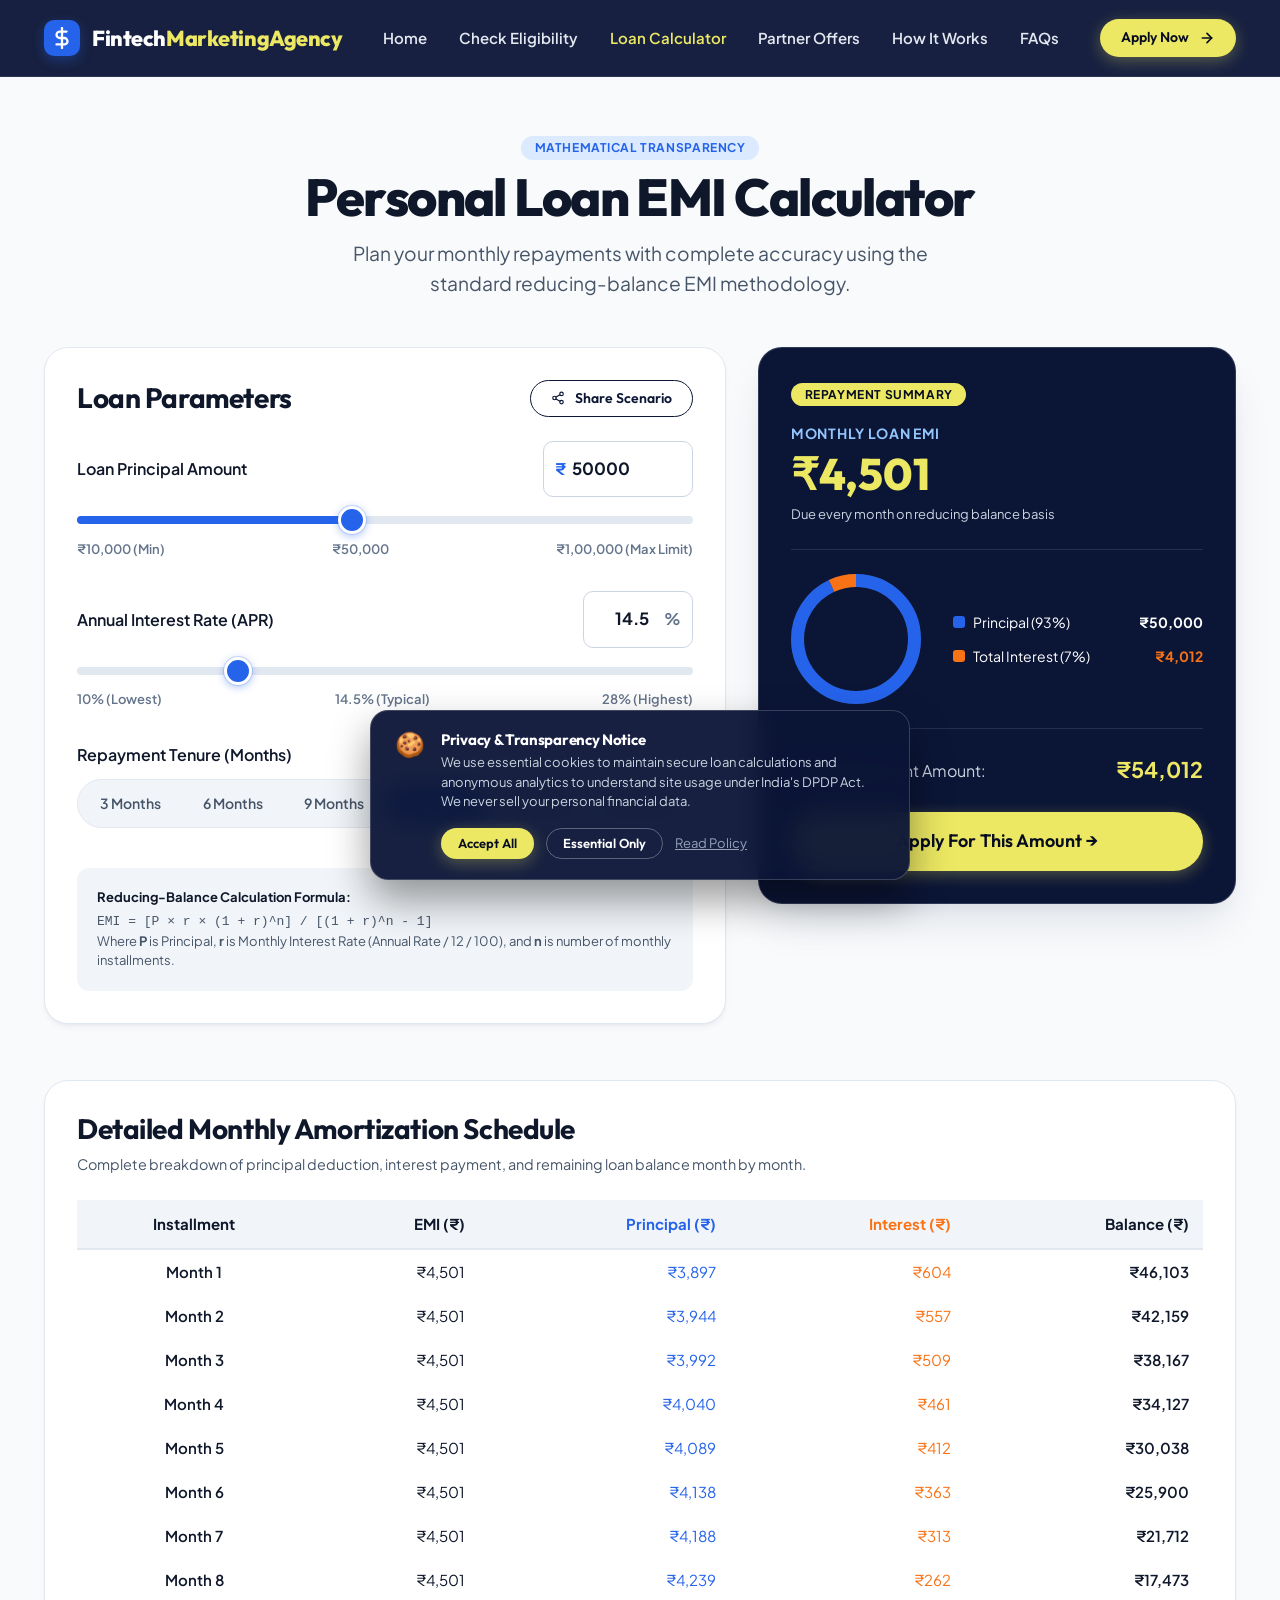
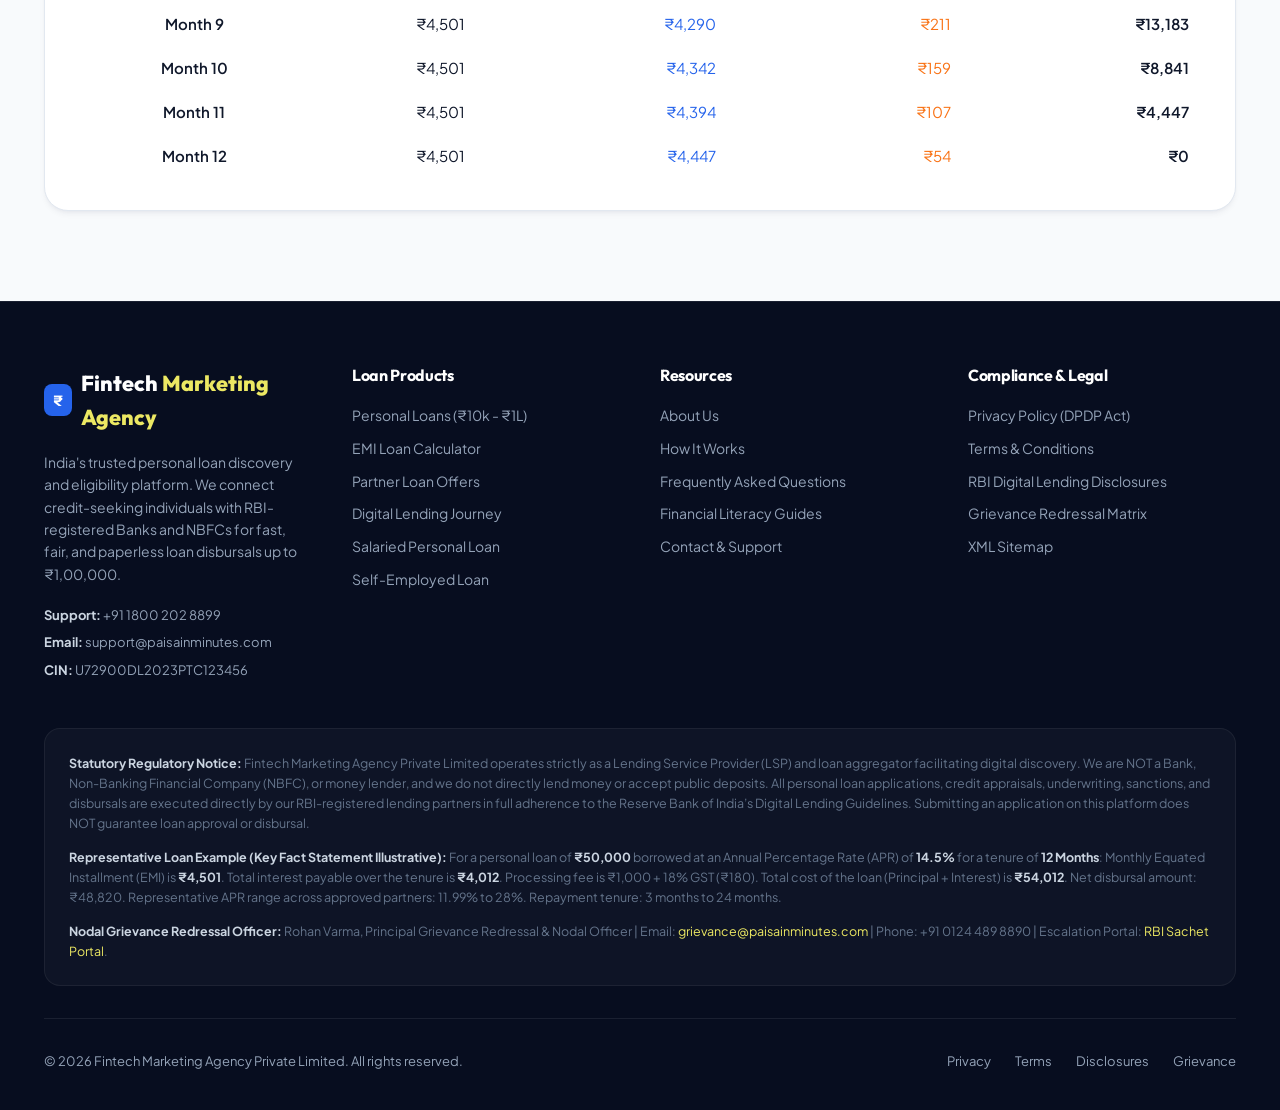
<file: personal-loan-calculator.html>
<!DOCTYPE html>
<html lang="en">
<head>
  <meta charset="UTF-8">
  <meta name="viewport" content="width=device-width, initial-scale=1.0, maximum-scale=5.0">
  <meta http-equiv="X-UA-Compatible" content="ie=edge">

  <!-- Primary SEO Meta Tags -->
  <title>Personal Loan EMI Calculator – Reducing Balance Formula &amp; Visual Chart | Fintech Marketing Agency</title>
  <meta name="title" content="Personal Loan EMI Calculator – Reducing Balance Formula &amp; Visual Chart | Fintech Marketing Agency">
  <meta name="description" content="Calculate accurate monthly EMI, total interest, and total repayment for personal loans up to ₹1,00,000. Interactive sliders, visual principal-vs-interest chart, and month-by-month amortization schedule.">
  <link rel="canonical" href="http://localhost:8000/">
  <meta name="robots" content="index, follow, max-image-preview:large, max-snippet:-1, max-video-preview:-1">
  <meta name="theme-color" content="#0b1536">

  <!-- Open Graph / Facebook -->
  <meta property="og:type" content="website">
  <meta property="og:url" content="http://localhost:8000/">
  <meta property="og:title" content="Personal Loan EMI Calculator – Reducing Balance Formula &amp; Visual Chart | Fintech Marketing Agency">
  <meta property="og:description" content="Calculate accurate monthly EMI, total interest, and total repayment for personal loans up to ₹1,00,000. Interactive sliders, visual principal-vs-interest chart, and month-by-month amortization schedule.">
  <meta property="og:image" content="http://localhost:8000/assets/images/og-preview.png">
  <meta property="og:site_name" content="Fintech Marketing Agency">
  <meta property="og:locale" content="en_IN">

  <!-- Twitter Cards -->
  <meta name="twitter:card" content="summary_large_image">
  <meta name="twitter:url" content="http://localhost:8000/">
  <meta name="twitter:title" content="Personal Loan EMI Calculator – Reducing Balance Formula &amp; Visual Chart | Fintech Marketing Agency">
  <meta name="twitter:description" content="Calculate accurate monthly EMI, total interest, and total repayment for personal loans up to ₹1,00,000. Interactive sliders, visual principal-vs-interest chart, and month-by-month amortization schedule.">
  <meta name="twitter:image" content="http://localhost:8000/assets/images/og-preview.png">

  <!-- Stylesheets -->
  <link rel="stylesheet" href="assets/css/design-system.css">
  <link rel="stylesheet" href="assets/css/components.css">
  <link rel="stylesheet" href="assets/css/pages.css">

  <!-- Schema.org JSON-LD Structured Data for Financial Platform & Lending Service -->
  <script type="application/ld+json">
  {
    "@context": "https://schema.org",
    "@graph": [
      {
        "@type": "Organization",
        "@id": "http://localhost:8000/#organization",
        "name": "Fintech Marketing Agency Private Limited",
        "alternateName": "Fintech Marketing Agency",
        "url": "http://localhost:8000",
        "telephone": "+91 1800 202 8899",
        "email": "support@paisainminutes.com",
        "address": {
          "@type": "PostalAddress",
          "streetAddress": "Tower B, 4th Floor, FinTech Park, Cyber City",
          "addressLocality": "Gurugram",
          "addressRegion": "Haryana",
          "postalCode": "122002",
          "addressCountry": "IN"
        }
      },
      {
        "@type": "FinancialProduct",
        "name": "Fintech Marketing Agency Personal Loan Discovery",
        "description": "Short-term personal loan discovery service up to ₹1,00,000 with flexible tenures of 3 to 24 months.",
        "provider": {
          "@id": "http://localhost:8000/#organization"
        },
        "annualPercentageRate": {
          "@type": "QuantitativeValue",
          "minValue": 11.99,
          "maxValue": 28,
          "unitText": "PERCENT"
        },
        "amount": {
          "@type": "MonetaryAmount",
          "currency": "INR",
          "minValue": 10000,
          "maxValue": 100000        }
      }
    ]
  }
  </script>

  <!-- Client-Side Analytics Configuration -->
  <script>
    window.PIM_ANALYTICS_CONFIG = {
      ga4Id: "G-DEMO12345",
      pixelId: "987654321012345",
      debug: true,
    };
  </script>
</head>
<body>
<header class="site-header" role="banner">
  <div class="container site-nav">
    <!-- Brand Logo -->
    <a href="index.html" class="nav-brand" aria-label="Fintech Marketing Agency Homepage">
      <div class="nav-brand-logo">
        <svg width="22" height="22" viewBox="0 0 24 24" fill="none" stroke="currentColor" stroke-width="2.5" stroke-linecap="round" stroke-linejoin="round">
          <line x1="12" y1="1" x2="12" y2="23"></line>
          <path d="M17 5H9.5a3.5 3.5 0 0 0 0 7h5a3.5 3.5 0 0 1 0 7H6"></path>
        </svg>
      </div>
      <div>
        Fintech<span class="accent">MarketingAgency</span>
      </div>
    </a>

    <!-- Navigation Links -->
    <nav aria-label="Main Navigation">
      <ul class="nav-links" id="navLinks">
        <li>
          <a href="index.html" class="nav-link ">Home</a>
        </li>
        <li>
          <a href="check-eligibility.html" class="nav-link ">Check Eligibility</a>
        </li>
        <li>
          <a href="personal-loan-calculator.html" class="nav-link active">Loan Calculator</a>
        </li>
        <li>
          <a href="offers.html" class="nav-link ">Partner Offers</a>
        </li>
        <li>
          <a href="how-it-works.html" class="nav-link ">How It Works</a>
        </li>
        <li>
          <a href="faq.html" class="nav-link ">FAQs</a>
        </li>
      </ul>
    </nav>

    <!-- Header Actions -->
    <div class="nav-actions">
      <a href="check-eligibility.html" class="btn btn-yellow btn-sm" id="navCtaBtn">
        Apply Now
        <svg width="16" height="16" viewBox="0 0 24 24" fill="none" stroke="currentColor" stroke-width="2.5" stroke-linecap="round" stroke-linejoin="round">
          <line x1="5" y1="12" x2="19" y2="12"></line>
          <polyline points="12 5 19 12 12 19"></polyline>
        </svg>
      </a>

      <!-- Mobile Hamburger Button -->
      <button class="nav-toggle-btn" id="navToggleBtn" aria-label="Toggle navigation menu" aria-expanded="false">
        &#9776;
      </button>
    </div>
  </div>
</header>
<main id="mainContent">

<section class="section" style="background:#f8fafc; padding-top:3.5rem;" aria-label="Loan EMI Calculator Section">
  <div class="container">
    <!-- Header -->
    <div class="text-center" style="margin-bottom: 3rem;">
      <span class="badge badge-royal" style="margin-bottom: 0.5rem;">Mathematical Transparency</span>
      <h1 class="heading-1" style="margin-bottom: 0.75rem;">
        Personal Loan EMI Calculator
      </h1>
      <p class="text-lead" style="max-width: 640px; margin: 0 auto;">
        Plan your monthly repayments with complete accuracy using the standard reducing-balance EMI methodology.
      </p>
    </div>

    <!-- 2-Column Calculator Layout -->
    <div class="grid grid-cols-12" style="gap: 2rem; align-items: flex-start;">
      <!-- Left Column: Controls (7 cols) -->
      <div style="grid-column: span 7;" class="card">
        <h2 class="heading-3" style="margin-bottom: 1.5rem; display:flex; justify-content:space-between; align-items:center;">
          <span>Loan Parameters</span>
          <button type="button" id="calcShareScenarioBtn" class="btn btn-outline-navy btn-sm" title="Copy shareable link for this calculation">
            <svg width="14" height="14" viewBox="0 0 24 24" fill="none" stroke="currentColor" stroke-width="2" stroke-linecap="round" stroke-linejoin="round">
              <circle cx="18" cy="5" r="3"></circle>
              <circle cx="6" cy="12" r="3"></circle>
              <circle cx="18" cy="19" r="3"></circle>
              <line x1="8.59" y1="13.51" x2="15.42" y2="17.49"></line>
              <line x1="15.41" y1="6.51" x2="8.59" y2="10.49"></line>
            </svg>
            Share Scenario
          </button>
        </h2>
        <span id="calcShareFeedback" style="display:none; color:#15803d; font-size:0.8125rem; font-weight:600; margin-bottom:1rem;">Link copied to clipboard!</span>

        <!-- 1. Loan Amount -->
        <div class="form-group" style="margin-bottom: 2rem;">
          <div style="display:flex; justify-content:space-between; align-items:center; margin-bottom: 0.5rem;">
            <label for="calcSliderAmount" class="form-label" style="margin-bottom: 0; font-size: 1rem;">
              Loan Principal Amount
            </label>
            <div style="position:relative; width: 150px;">
              <span style="position:absolute; left:12px; top:50%; transform:translateY(-50%); color:#2563eb; font-weight:700;">₹</span>
              <input type="number" id="calcInputAmount" class="form-control" value="50000" min="10000" max="100000" step="5000" style="padding-left:28px; font-weight:700; font-size:1.05rem;">
            </div>
          </div>
          <input type="range" id="calcSliderAmount" class="range-slider" min="10000" max="100000" step="5000" value="50000" aria-label="Loan Amount Slider">
          <div class="range-slider-labels">
            <span>₹10,000 (Min)</span>
            <span>₹50,000</span>
            <span>₹1,00,000 (Max Limit)</span>
          </div>
        </div>

        <!-- 2. Annual Interest Rate (APR) -->
        <div class="form-group" style="margin-bottom: 2rem;">
          <div style="display:flex; justify-content:space-between; align-items:center; margin-bottom: 0.5rem;">
            <label for="calcSliderRate" class="form-label" style="margin-bottom: 0; font-size: 1rem;">
              Annual Interest Rate (APR)
            </label>
            <div style="position:relative; width: 110px;">
              <input type="number" id="calcInputRate" class="form-control" value="14.5" min="10" max="28" step="0.5" style="padding-right:28px; font-weight:700; font-size:1.05rem; text-align:right;">
              <span style="position:absolute; right:12px; top:50%; transform:translateY(-50%); color:#64748b; font-weight:700;">%</span>
            </div>
          </div>
          <input type="range" id="calcSliderRate" class="range-slider" min="10" max="28" step="0.5" value="14.5" aria-label="Interest Rate Slider">
          <div class="range-slider-labels">
            <span>10% (Lowest)</span>
            <span>14.5% (Typical)</span>
            <span>28% (Highest)</span>
          </div>
        </div>

        <!-- 3. Tenure Selection -->
        <div class="form-group">
          <label class="form-label" style="font-size: 1rem; margin-bottom: 0.75rem;">
            Repayment Tenure (Months)
          </label>
          <div class="segmented-control">
            <button type="button" class="segmented-pill" data-tenure-pill="3">3 Months</button>
            <button type="button" class="segmented-pill" data-tenure-pill="6">6 Months</button>
            <button type="button" class="segmented-pill" data-tenure-pill="9">9 Months</button>
            <button type="button" class="segmented-pill active" data-tenure-pill="12">12 Months</button>
            <button type="button" class="segmented-pill" data-tenure-pill="18">18 Months</button>
            <button type="button" class="segmented-pill" data-tenure-pill="24">24 Months</button>
          </div>
        </div>

        <!-- Formula Notice -->
        <div style="margin-top:2.5rem; padding:1.25rem; background:var(--bg-surface-subtle); border-radius:12px; font-size:0.8125rem; color:var(--text-secondary); line-height:1.5;">
          <strong style="color:var(--text-primary); display:block; margin-bottom:4px;">Reducing-Balance Calculation Formula:</strong>
          <code>EMI = [P × r × (1 + r)^n] / [(1 + r)^n - 1]</code><br>
          Where <strong>P</strong> is Principal, <strong>r</strong> is Monthly Interest Rate (Annual Rate / 12 / 100), and <strong>n</strong> is number of monthly installments.
        </div>
      </div>

      <!-- Right Column: Visual Breakdown & Summary Card (5 cols) -->
      <div style="grid-column: span 5;">
        <div class="card" style="background:var(--color-navy-900); color:#fff; border-color:rgba(255,255,255,0.15); box-shadow:var(--shadow-lg);">
          <span class="badge badge-yellow" style="margin-bottom: 1rem;">Repayment Summary</span>
          
          <div style="margin-bottom: 1.5rem;">
            <div style="font-size:0.875rem; color:#93c5fd; text-transform:uppercase; letter-spacing:0.05em; font-weight:700;">
              Monthly Loan EMI
            </div>
            <div id="calcEmiDisplay" style="font-family:var(--font-heading); font-size:2.75rem; font-weight:800; color:var(--color-accent-yellow); line-height:1.1; margin:0.35rem 0;">
              ₹4,502
            </div>
            <p style="font-size:0.8125rem; color:#cbd5e1;">Due every month on reducing balance basis</p>
          </div>

          <!-- Donut Chart Visualization (Principal vs Interest) -->
          <div class="chart-container" style="border-top:1px solid rgba(255,255,255,0.1); border-bottom:1px solid rgba(255,255,255,0.1); padding: 1.5rem 0;">
            <svg id="calcDonutChart" class="donut-chart-svg" viewBox="0 0 100 100">
              <!-- Background Ring -->
              <circle cx="50" cy="50" r="45" fill="transparent" stroke="#1e293b" stroke-width="10"></circle>
              <!-- Principal Segment (Royal Blue) -->
              <circle id="chartPrincipalSegment" cx="50" cy="50" r="45" fill="transparent" stroke="#2563eb" stroke-width="10" stroke-dasharray="260 282.74"></circle>
              <!-- Interest Segment (Orange/Coral) -->
              <circle id="chartInterestSegment" cx="50" cy="50" r="45" fill="transparent" stroke="#f97316" stroke-width="10" stroke-dasharray="22 282.74" stroke-dashoffset="-260"></circle>
            </svg>

            <div class="chart-legend">
              <div class="legend-item">
                <span style="display:flex; align-items:center;">
                  <span class="legend-color-dot" style="background:#2563eb;"></span>
                  Principal (<span id="chartPrincipalPct">93%</span>)
                </span>
                <strong id="calcPrincipalDisplay" style="color:#fff;">₹50,000</strong>
              </div>
              <div class="legend-item">
                <span style="display:flex; align-items:center;">
                  <span class="legend-color-dot" style="background:#f97316;"></span>
                  Total Interest (<span id="chartInterestPct">7%</span>)
                </span>
                <strong id="calcTotalInterestDisplay" style="color:#f97316;">₹4,024</strong>
              </div>
            </div>
          </div>

          <!-- Total Repayment Sum -->
          <div style="margin: 1.5rem 0;">
            <div style="display:flex; justify-content:space-between; align-items:center; margin-bottom: 0.5rem; font-size:1rem;">
              <span style="color:#cbd5e1;">Total Repayment Amount:</span>
              <strong id="calcTotalPaymentDisplay" style="font-size:1.35rem; color:var(--color-accent-yellow);">₹54,024</strong>
            </div>
          </div>

          <a href="check-eligibility.html" class="btn btn-yellow btn-block btn-lg">
            Apply For This Amount &rarr;
          </a>
        </div>
      </div>
    </div>

    <!-- ========================================================================
         MONTHLY AMORTIZATION SCHEDULE TABLE
         ======================================================================== -->
    <div class="card" style="margin-top: 3.5rem;">
      <h2 class="heading-3" style="margin-bottom: 0.5rem;">
        Detailed Monthly Amortization Schedule
      </h2>
      <p style="color:var(--text-secondary); font-size:0.9rem; margin-bottom: 1.5rem;">
        Complete breakdown of principal deduction, interest payment, and remaining loan balance month by month.
      </p>

      <div style="overflow-x: auto;">
        <table style="width: 100%; border-collapse: collapse; font-size: 0.9375rem;">
          <thead>
            <tr style="background: var(--bg-surface-subtle); border-bottom: 2px solid var(--border-subtle);">
              <th style="padding: 12px 14px; text-align: center; color: var(--text-primary);">Installment</th>
              <th style="padding: 12px 14px; text-align: right; color: var(--text-primary);">EMI (₹)</th>
              <th style="padding: 12px 14px; text-align: right; color: var(--color-royal-600);">Principal (₹)</th>
              <th style="padding: 12px 14px; text-align: right; color: #f97316;">Interest (₹)</th>
              <th style="padding: 12px 14px; text-align: right; color: var(--text-primary);">Balance (₹)</th>
            </tr>
          </thead>
          <tbody id="amortizationTableBody">
            <!-- Dynamically populated by calculator.js -->
          </tbody>
        </table>
      </div>
    </div>
  </div>
</section>

<!-- Calculator Engine Script -->
<script src="assets/js/calculator.js" defer></script>

</main><!-- /#mainContent -->

<!-- Global Cookie Consent Notice -->
<aside id="cookieConsentBanner" style="display:none; position:fixed; bottom:20px; left:20px; right:20px; max-width:540px; margin:0 auto; z-index:9999; background:rgba(11,21,54,0.95); border:1px solid rgba(255,255,255,0.18); border-radius:18px; padding:1.25rem 1.5rem; backdrop-filter:blur(12px); box-shadow:0 20px 40px rgba(0,0,0,0.4); color:#fff;" role="dialog" aria-live="polite" aria-label="Privacy Consent Notice">
  <div style="display:flex; align-items:flex-start; gap:1rem;">
    <div style="font-size:1.5rem; line-height:1;">🍪</div>
    <div style="flex:1;">
      <h4 style="font-size:0.9375rem; font-weight:700; color:#fff; margin-bottom:0.35rem;">Privacy & Transparency Notice</h4>
      <p style="font-size:0.8125rem; color:#cbd5e1; line-height:1.5; margin-bottom:1rem;">
        We use essential cookies to maintain secure loan calculations and anonymous analytics to understand site usage under India's DPDP Act. We never sell your personal financial data.
      </p>
      <div style="display:flex; gap:0.75rem; flex-wrap:wrap;">
        <button type="button" id="acceptCookieBtn" class="btn btn-yellow btn-sm" style="font-size:0.8125rem; padding:0.4rem 1rem;">
          Accept All
        </button>
        <button type="button" id="declineCookieBtn" class="btn btn-outline-white btn-sm" style="font-size:0.8125rem; padding:0.4rem 1rem;">
          Essential Only
        </button>
        <a href="privacy-policy.html" style="color:#94a3b8; font-size:0.8125rem; align-self:center; text-decoration:underline;">Read Policy</a>
      </div>
    </div>
  </div>
</aside>

<footer class="site-footer" role="contentinfo">
  <div class="container">
    <div class="grid grid-cols-4" style="gap: 2.5rem;">
      <!-- Col 1: About & Brand -->
      <div style="grid-column: span 1.3;">
        <div style="display:flex; align-items:center; gap:0.6rem; margin-bottom:1rem;">
          <div style="width:32px; height:32px; background:var(--color-royal-600); border-radius:8px; display:flex; align-items:center; justify-content:center; color:#fff; font-weight:800;">
            ₹
          </div>
          <span style="font-family:var(--font-heading); font-size:1.35rem; font-weight:800; color:#fff;">
            Fintech<span style="color:var(--color-accent-yellow);"> Marketing Agency</span>
          </span>
        </div>
        <p style="color:#94a3b8; font-size:0.875rem; line-height:1.6; margin-bottom:1.25rem;">
          India's trusted personal loan discovery and eligibility platform. We connect credit-seeking individuals with RBI-registered Banks and NBFCs for fast, fair, and paperless loan disbursals up to ₹1,00,000.
        </p>
        <div style="display:flex; flex-direction:column; gap:0.4rem; font-size:0.8125rem;">
          <div><strong style="color:#cbd5e1;">Support:</strong> <a href="tel:+9118002028899">+91 1800 202 8899</a></div>
          <div><strong style="color:#cbd5e1;">Email:</strong> <a href="mailto:support@paisainminutes.com">support@paisainminutes.com</a></div>
          <div><strong style="color:#cbd5e1;">CIN:</strong> U72900DL2023PTC123456</div>
        </div>
      </div>

      <!-- Col 2: Products & Calculators -->
      <div>
        <h5>Loan Products</h5>
        <ul class="footer-links">
          <li><a href="check-eligibility.html">Personal Loans (₹10k - ₹1L)</a></li>
          <li><a href="personal-loan-calculator.html">EMI Loan Calculator</a></li>
          <li><a href="offers.html">Partner Loan Offers</a></li>
          <li><a href="how-it-works.html">Digital Lending Journey</a></li>
          <li><a href="check-eligibility.html?type=salaried">Salaried Personal Loan</a></li>
          <li><a href="check-eligibility.html?type=self-employed">Self-Employed Loan</a></li>
        </ul>
      </div>

      <!-- Col 3: Company & Education -->
      <div>
        <h5>Resources</h5>
        <ul class="footer-links">
          <li><a href="about.html">About Us</a></li>
          <li><a href="how-it-works.html">How It Works</a></li>
          <li><a href="faq.html">Frequently Asked Questions</a></li>
          <li><a href="blog.html">Financial Literacy Guides</a></li>
          <li><a href="contact.html">Contact & Support</a></li>
          
        </ul>
      </div>

      <!-- Col 4: Regulatory & Compliance -->
      <div>
        <h5>Compliance & Legal</h5>
        <ul class="footer-links">
          <li><a href="privacy-policy.html">Privacy Policy (DPDP Act)</a></li>
          <li><a href="terms-and-conditions.html">Terms & Conditions</a></li>
          <li><a href="loan-disclosures.html">RBI Digital Lending Disclosures</a></li>
          <li><a href="grievance-redressal.html">Grievance Redressal Matrix</a></li>
          <li><a href="sitemap.xml">XML Sitemap</a></li>
        </ul>
      </div>
    </div>

    <!-- Mandatory RBI Digital Lending & Key Fact Statement (KFS) Disclosures -->
    <div class="footer-disclosures">
      <p style="margin-bottom: 0.85rem;">
        <strong>Statutory Regulatory Notice:</strong> Fintech Marketing Agency Private Limited operates strictly as a Lending Service Provider (LSP) and loan aggregator facilitating digital discovery. We are NOT a Bank, Non-Banking Financial Company (NBFC), or money lender, and we do not directly lend money or accept public deposits. All personal loan applications, credit appraisals, underwriting, sanctions, and disbursals are executed directly by our RBI-registered lending partners in full adherence to the Reserve Bank of India’s Digital Lending Guidelines. Submitting an application on this platform does NOT guarantee loan approval or disbursal.
      </p>
      <p style="margin-bottom: 0.85rem;">
        <strong>Representative Loan Example (Key Fact Statement Illustrative):</strong> For a personal loan of <strong>₹50,000</strong> borrowed at an Annual Percentage Rate (APR) of <strong>14.5%</strong> for a tenure of <strong>12 Months</strong>: Monthly Equated Installment (EMI) is <strong>₹4,501</strong>. Total interest payable over the tenure is <strong>₹4,012</strong>. Processing fee is ₹1,000 + 18% GST (₹180). Total cost of the loan (Principal + Interest) is <strong>₹54,012</strong>. Net disbursal amount: ₹48,820. Representative APR range across approved partners: 11.99% to 28%. Repayment tenure: 3 months to 24 months.
      </p>
      <p>
        <strong>Nodal Grievance Redressal Officer:</strong> Rohan Varma, Principal Grievance Redressal &amp; Nodal Officer | Email: <a href="mailto:grievance@paisainminutes.com" style="color:#ece863;">grievance@paisainminutes.com</a> | Phone: +91 0124 489 8890 | Escalation Portal: <a href="https://sachet.rbi.org.in/" target="_blank" rel="noopener noreferrer" style="color:#ece863;">RBI Sachet Portal</a>.
      </p>
    </div>

    <!-- Bottom Copyright -->
    <div class="footer-bottom">
      <div>
        &copy; 2026 Fintech Marketing Agency Private Limited. All rights reserved.
      </div>
      <div style="display:flex; gap:1.5rem;">
        <a href="privacy-policy.html">Privacy</a>
        <a href="terms-and-conditions.html">Terms</a>
        <a href="loan-disclosures.html">Disclosures</a>
        <a href="grievance-redressal.html">Grievance</a>
      </div>
    </div>
  </div>
</footer>

<!-- Core JavaScript Assets -->
<script src="assets/js/main.js" defer></script>
<script src="assets/js/analytics.js" defer></script>
</body>
</html>
</file>
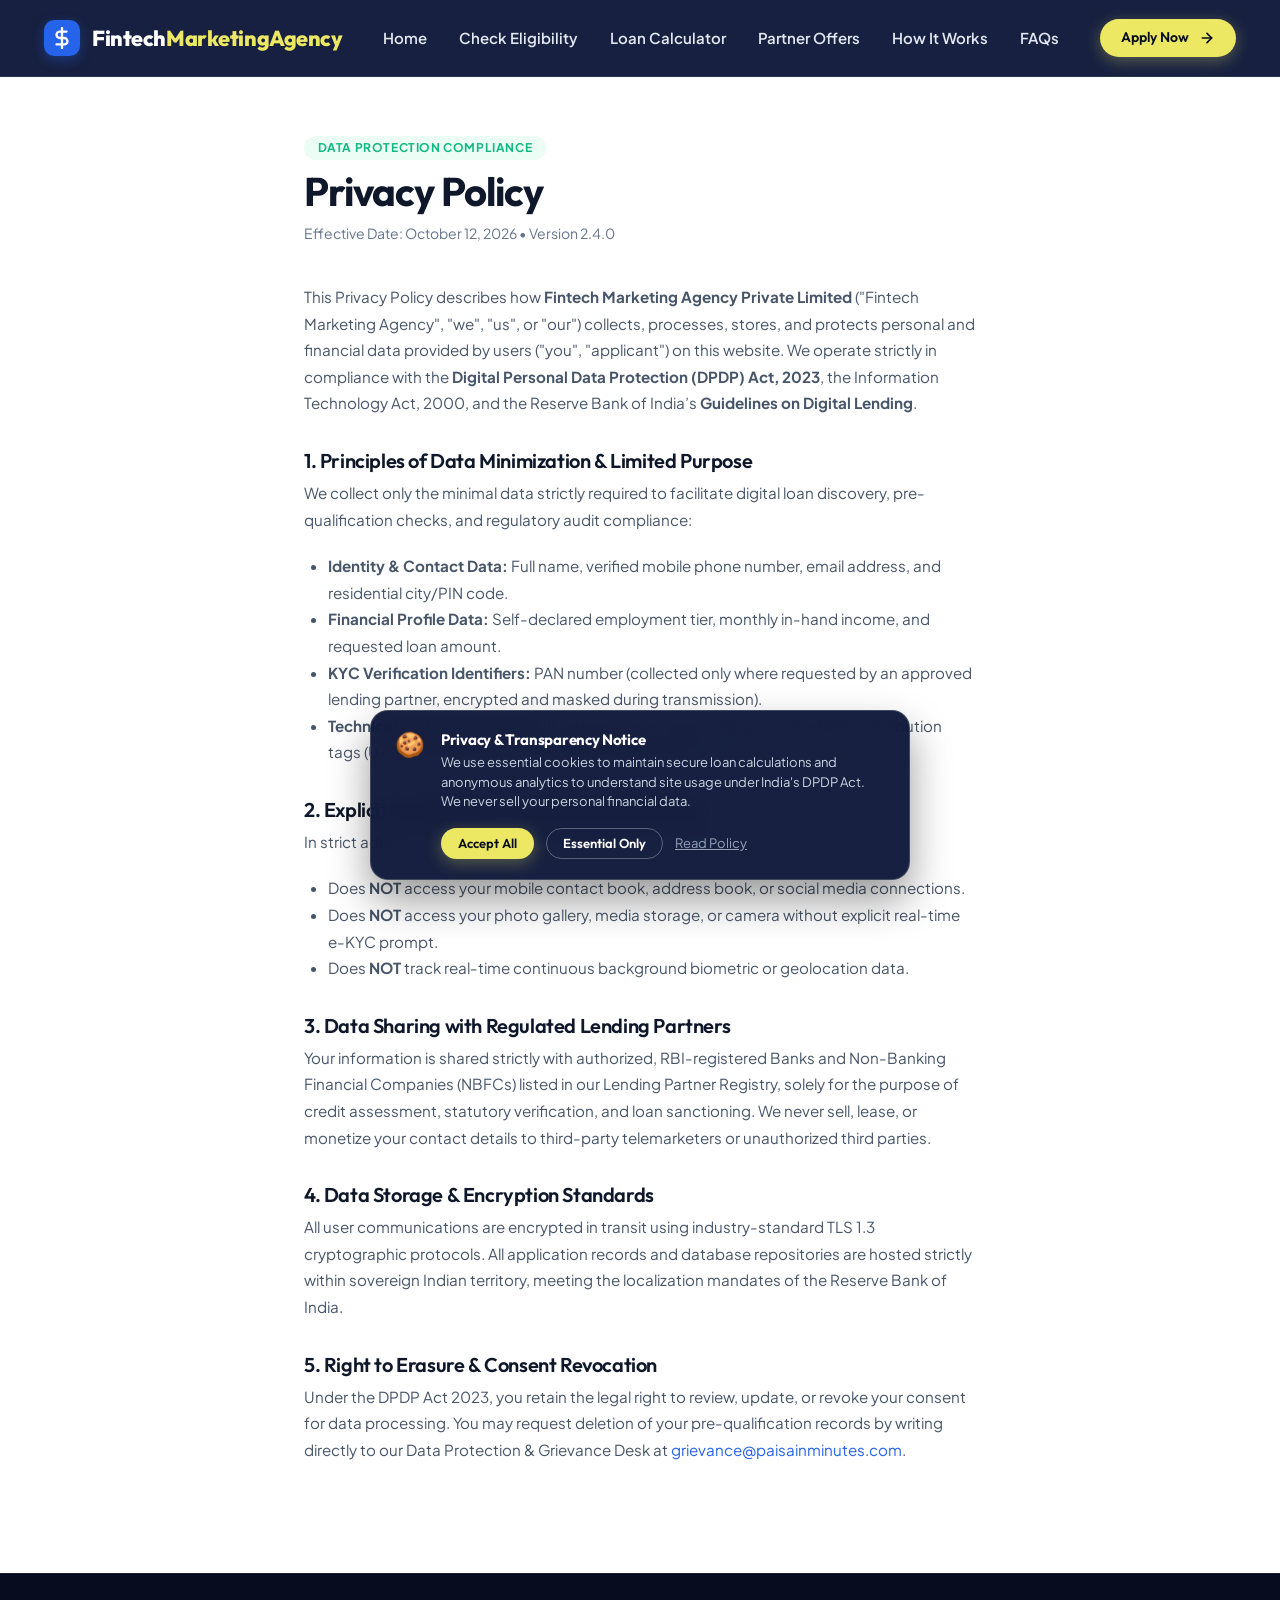
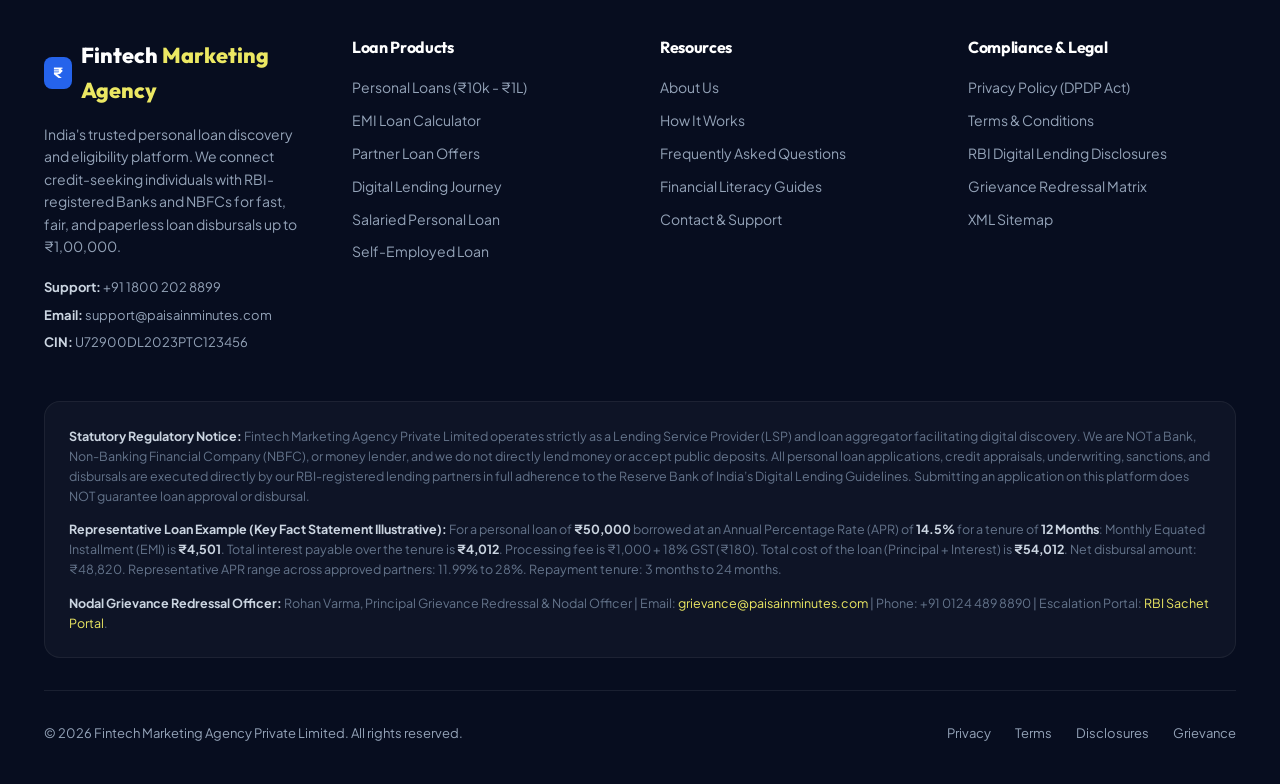
<file: privacy-policy.html>
<!DOCTYPE html>
<html lang="en">
<head>
  <meta charset="UTF-8">
  <meta name="viewport" content="width=device-width, initial-scale=1.0, maximum-scale=5.0">
  <meta http-equiv="X-UA-Compatible" content="ie=edge">

  <!-- Primary SEO Meta Tags -->
  <title>Privacy Policy – Data Protection &amp; Security | Fintech Marketing Agency | Fintech Marketing Agency</title>
  <meta name="title" content="Privacy Policy – Data Protection &amp; Security | Fintech Marketing Agency | Fintech Marketing Agency">
  <meta name="description" content="Our commitment to protecting your personal and financial data in full compliance with the Digital Personal Data Protection Act 2023 and RBI guidelines.">
  <link rel="canonical" href="http://localhost:8000/">
  <meta name="robots" content="index, follow, max-image-preview:large, max-snippet:-1, max-video-preview:-1">
  <meta name="theme-color" content="#0b1536">

  <!-- Open Graph / Facebook -->
  <meta property="og:type" content="website">
  <meta property="og:url" content="http://localhost:8000/">
  <meta property="og:title" content="Privacy Policy – Data Protection &amp; Security | Fintech Marketing Agency | Fintech Marketing Agency">
  <meta property="og:description" content="Our commitment to protecting your personal and financial data in full compliance with the Digital Personal Data Protection Act 2023 and RBI guidelines.">
  <meta property="og:image" content="http://localhost:8000/assets/images/og-preview.png">
  <meta property="og:site_name" content="Fintech Marketing Agency">
  <meta property="og:locale" content="en_IN">

  <!-- Twitter Cards -->
  <meta name="twitter:card" content="summary_large_image">
  <meta name="twitter:url" content="http://localhost:8000/">
  <meta name="twitter:title" content="Privacy Policy – Data Protection &amp; Security | Fintech Marketing Agency | Fintech Marketing Agency">
  <meta name="twitter:description" content="Our commitment to protecting your personal and financial data in full compliance with the Digital Personal Data Protection Act 2023 and RBI guidelines.">
  <meta name="twitter:image" content="http://localhost:8000/assets/images/og-preview.png">

  <!-- Stylesheets -->
  <link rel="stylesheet" href="assets/css/design-system.css">
  <link rel="stylesheet" href="assets/css/components.css">
  <link rel="stylesheet" href="assets/css/pages.css">

  <!-- Schema.org JSON-LD Structured Data for Financial Platform & Lending Service -->
  <script type="application/ld+json">
  {
    "@context": "https://schema.org",
    "@graph": [
      {
        "@type": "Organization",
        "@id": "http://localhost:8000/#organization",
        "name": "Fintech Marketing Agency Private Limited",
        "alternateName": "Fintech Marketing Agency",
        "url": "http://localhost:8000",
        "telephone": "+91 1800 202 8899",
        "email": "support@paisainminutes.com",
        "address": {
          "@type": "PostalAddress",
          "streetAddress": "Tower B, 4th Floor, FinTech Park, Cyber City",
          "addressLocality": "Gurugram",
          "addressRegion": "Haryana",
          "postalCode": "122002",
          "addressCountry": "IN"
        }
      },
      {
        "@type": "FinancialProduct",
        "name": "Fintech Marketing Agency Personal Loan Discovery",
        "description": "Short-term personal loan discovery service up to ₹1,00,000 with flexible tenures of 3 to 24 months.",
        "provider": {
          "@id": "http://localhost:8000/#organization"
        },
        "annualPercentageRate": {
          "@type": "QuantitativeValue",
          "minValue": 11.99,
          "maxValue": 28,
          "unitText": "PERCENT"
        },
        "amount": {
          "@type": "MonetaryAmount",
          "currency": "INR",
          "minValue": 10000,
          "maxValue": 100000        }
      }
    ]
  }
  </script>

  <!-- Client-Side Analytics Configuration -->
  <script>
    window.PIM_ANALYTICS_CONFIG = {
      ga4Id: "G-DEMO12345",
      pixelId: "987654321012345",
      debug: true,
    };
  </script>
</head>
<body>
<header class="site-header" role="banner">
  <div class="container site-nav">
    <!-- Brand Logo -->
    <a href="index.html" class="nav-brand" aria-label="Fintech Marketing Agency Homepage">
      <div class="nav-brand-logo">
        <svg width="22" height="22" viewBox="0 0 24 24" fill="none" stroke="currentColor" stroke-width="2.5" stroke-linecap="round" stroke-linejoin="round">
          <line x1="12" y1="1" x2="12" y2="23"></line>
          <path d="M17 5H9.5a3.5 3.5 0 0 0 0 7h5a3.5 3.5 0 0 1 0 7H6"></path>
        </svg>
      </div>
      <div>
        Fintech<span class="accent">MarketingAgency</span>
      </div>
    </a>

    <!-- Navigation Links -->
    <nav aria-label="Main Navigation">
      <ul class="nav-links" id="navLinks">
        <li>
          <a href="index.html" class="nav-link ">Home</a>
        </li>
        <li>
          <a href="check-eligibility.html" class="nav-link ">Check Eligibility</a>
        </li>
        <li>
          <a href="personal-loan-calculator.html" class="nav-link ">Loan Calculator</a>
        </li>
        <li>
          <a href="offers.html" class="nav-link ">Partner Offers</a>
        </li>
        <li>
          <a href="how-it-works.html" class="nav-link ">How It Works</a>
        </li>
        <li>
          <a href="faq.html" class="nav-link ">FAQs</a>
        </li>
      </ul>
    </nav>

    <!-- Header Actions -->
    <div class="nav-actions">
      <a href="check-eligibility.html" class="btn btn-yellow btn-sm" id="navCtaBtn">
        Apply Now
        <svg width="16" height="16" viewBox="0 0 24 24" fill="none" stroke="currentColor" stroke-width="2.5" stroke-linecap="round" stroke-linejoin="round">
          <line x1="5" y1="12" x2="19" y2="12"></line>
          <polyline points="12 5 19 12 12 19"></polyline>
        </svg>
      </a>

      <!-- Mobile Hamburger Button -->
      <button class="nav-toggle-btn" id="navToggleBtn" aria-label="Toggle navigation menu" aria-expanded="false">
        &#9776;
      </button>
    </div>
  </div>
</header>
<main id="mainContent">

<section class="section" style="background:#ffffff; padding-top:3.5rem;">
  <div class="container container-slim">
    <div style="margin-bottom: 2.5rem;">
      <span class="badge badge-emerald" style="margin-bottom:0.5rem;">Data Protection Compliance</span>
      <h1 class="heading-2" style="margin-bottom:0.5rem;">Privacy Policy</h1>
      <p style="font-size:0.875rem; color:var(--text-muted);">
        Effective Date: October 12, 2026 &bull; Version 2.4.0
      </p>
    </div>

    <div style="font-size:0.95rem; color:var(--text-secondary); line-height:1.75;">
      <p style="margin-bottom:1.25rem;">
        This Privacy Policy describes how <strong>Fintech Marketing Agency Private Limited</strong> ("Fintech Marketing Agency", "we", "us", or "our") collects, processes, stores, and protects personal and financial data provided by users ("you", "applicant") on this website. We operate strictly in compliance with the <strong>Digital Personal Data Protection (DPDP) Act, 2023</strong>, the Information Technology Act, 2000, and the Reserve Bank of India’s <strong>Guidelines on Digital Lending</strong>.
      </p>

      <h2 class="heading-4" style="color:var(--text-primary); margin:2rem 0 0.5rem 0;">1. Principles of Data Minimization &amp; Limited Purpose</h2>
      <p style="margin-bottom:1.25rem;">
        We collect only the minimal data strictly required to facilitate digital loan discovery, pre-qualification checks, and regulatory audit compliance:
      </p>
      <ul style="padding-left:1.5rem; margin-bottom:1.25rem;">
        <li><strong>Identity & Contact Data:</strong> Full name, verified mobile phone number, email address, and residential city/PIN code.</li>
        <li><strong>Financial Profile Data:</strong> Self-declared employment tier, monthly in-hand income, and requested loan amount.</li>
        <li><strong>KYC Verification Identifiers:</strong> PAN number (collected only where requested by an approved lending partner, encrypted and masked during transmission).</li>
        <li><strong>Technical & Attribution Data:</strong> IP address, user-agent string, and marketing attribution tags (UTM parameters) to understand lead referral sources.</li>
      </ul>

      <h2 class="heading-4" style="color:var(--text-primary); margin:2rem 0 0.5rem 0;">2. Explicit Prohibitions on Intrusive Permissions</h2>
      <p style="margin-bottom:1.25rem;">
        In strict adherence to RBI digital lending directives, our platform:
      </p>
      <ul style="padding-left:1.5rem; margin-bottom:1.25rem;">
        <li>Does <strong>NOT</strong> access your mobile contact book, address book, or social media connections.</li>
        <li>Does <strong>NOT</strong> access your photo gallery, media storage, or camera without explicit real-time e-KYC prompt.</li>
        <li>Does <strong>NOT</strong> track real-time continuous background biometric or geolocation data.</li>
      </ul>

      <h2 class="heading-4" style="color:var(--text-primary); margin:2rem 0 0.5rem 0;">3. Data Sharing with Regulated Lending Partners</h2>
      <p style="margin-bottom:1.25rem;">
        Your information is shared strictly with authorized, RBI-registered Banks and Non-Banking Financial Companies (NBFCs) listed in our Lending Partner Registry, solely for the purpose of credit assessment, statutory verification, and loan sanctioning. We never sell, lease, or monetize your contact details to third-party telemarketers or unauthorized third parties.
      </p>

      <h2 class="heading-4" style="color:var(--text-primary); margin:2rem 0 0.5rem 0;">4. Data Storage &amp; Encryption Standards</h2>
      <p style="margin-bottom:1.25rem;">
        All user communications are encrypted in transit using industry-standard TLS 1.3 cryptographic protocols. All application records and database repositories are hosted strictly within sovereign Indian territory, meeting the localization mandates of the Reserve Bank of India.
      </p>

      <h2 class="heading-4" style="color:var(--text-primary); margin:2rem 0 0.5rem 0;">5. Right to Erasure &amp; Consent Revocation</h2>
      <p style="margin-bottom:1.25rem;">
        Under the DPDP Act 2023, you retain the legal right to review, update, or revoke your consent for data processing. You may request deletion of your pre-qualification records by writing directly to our Data Protection & Grievance Desk at <a href="mailto:grievance@paisainminutes.com" style="color:var(--color-royal-600);">grievance@paisainminutes.com</a>.
      </p>
    </div>
  </div>
</section>

</main><!-- /#mainContent -->

<!-- Global Cookie Consent Notice -->
<aside id="cookieConsentBanner" style="display:none; position:fixed; bottom:20px; left:20px; right:20px; max-width:540px; margin:0 auto; z-index:9999; background:rgba(11,21,54,0.95); border:1px solid rgba(255,255,255,0.18); border-radius:18px; padding:1.25rem 1.5rem; backdrop-filter:blur(12px); box-shadow:0 20px 40px rgba(0,0,0,0.4); color:#fff;" role="dialog" aria-live="polite" aria-label="Privacy Consent Notice">
  <div style="display:flex; align-items:flex-start; gap:1rem;">
    <div style="font-size:1.5rem; line-height:1;">🍪</div>
    <div style="flex:1;">
      <h4 style="font-size:0.9375rem; font-weight:700; color:#fff; margin-bottom:0.35rem;">Privacy & Transparency Notice</h4>
      <p style="font-size:0.8125rem; color:#cbd5e1; line-height:1.5; margin-bottom:1rem;">
        We use essential cookies to maintain secure loan calculations and anonymous analytics to understand site usage under India's DPDP Act. We never sell your personal financial data.
      </p>
      <div style="display:flex; gap:0.75rem; flex-wrap:wrap;">
        <button type="button" id="acceptCookieBtn" class="btn btn-yellow btn-sm" style="font-size:0.8125rem; padding:0.4rem 1rem;">
          Accept All
        </button>
        <button type="button" id="declineCookieBtn" class="btn btn-outline-white btn-sm" style="font-size:0.8125rem; padding:0.4rem 1rem;">
          Essential Only
        </button>
        <a href="privacy-policy.html" style="color:#94a3b8; font-size:0.8125rem; align-self:center; text-decoration:underline;">Read Policy</a>
      </div>
    </div>
  </div>
</aside>

<footer class="site-footer" role="contentinfo">
  <div class="container">
    <div class="grid grid-cols-4" style="gap: 2.5rem;">
      <!-- Col 1: About & Brand -->
      <div style="grid-column: span 1.3;">
        <div style="display:flex; align-items:center; gap:0.6rem; margin-bottom:1rem;">
          <div style="width:32px; height:32px; background:var(--color-royal-600); border-radius:8px; display:flex; align-items:center; justify-content:center; color:#fff; font-weight:800;">
            ₹
          </div>
          <span style="font-family:var(--font-heading); font-size:1.35rem; font-weight:800; color:#fff;">
            Fintech<span style="color:var(--color-accent-yellow);"> Marketing Agency</span>
          </span>
        </div>
        <p style="color:#94a3b8; font-size:0.875rem; line-height:1.6; margin-bottom:1.25rem;">
          India's trusted personal loan discovery and eligibility platform. We connect credit-seeking individuals with RBI-registered Banks and NBFCs for fast, fair, and paperless loan disbursals up to ₹1,00,000.
        </p>
        <div style="display:flex; flex-direction:column; gap:0.4rem; font-size:0.8125rem;">
          <div><strong style="color:#cbd5e1;">Support:</strong> <a href="tel:+9118002028899">+91 1800 202 8899</a></div>
          <div><strong style="color:#cbd5e1;">Email:</strong> <a href="mailto:support@paisainminutes.com">support@paisainminutes.com</a></div>
          <div><strong style="color:#cbd5e1;">CIN:</strong> U72900DL2023PTC123456</div>
        </div>
      </div>

      <!-- Col 2: Products & Calculators -->
      <div>
        <h5>Loan Products</h5>
        <ul class="footer-links">
          <li><a href="check-eligibility.html">Personal Loans (₹10k - ₹1L)</a></li>
          <li><a href="personal-loan-calculator.html">EMI Loan Calculator</a></li>
          <li><a href="offers.html">Partner Loan Offers</a></li>
          <li><a href="how-it-works.html">Digital Lending Journey</a></li>
          <li><a href="check-eligibility.html?type=salaried">Salaried Personal Loan</a></li>
          <li><a href="check-eligibility.html?type=self-employed">Self-Employed Loan</a></li>
        </ul>
      </div>

      <!-- Col 3: Company & Education -->
      <div>
        <h5>Resources</h5>
        <ul class="footer-links">
          <li><a href="about.html">About Us</a></li>
          <li><a href="how-it-works.html">How It Works</a></li>
          <li><a href="faq.html">Frequently Asked Questions</a></li>
          <li><a href="blog.html">Financial Literacy Guides</a></li>
          <li><a href="contact.html">Contact & Support</a></li>
          
        </ul>
      </div>

      <!-- Col 4: Regulatory & Compliance -->
      <div>
        <h5>Compliance & Legal</h5>
        <ul class="footer-links">
          <li><a href="privacy-policy.html">Privacy Policy (DPDP Act)</a></li>
          <li><a href="terms-and-conditions.html">Terms & Conditions</a></li>
          <li><a href="loan-disclosures.html">RBI Digital Lending Disclosures</a></li>
          <li><a href="grievance-redressal.html">Grievance Redressal Matrix</a></li>
          <li><a href="sitemap.xml">XML Sitemap</a></li>
        </ul>
      </div>
    </div>

    <!-- Mandatory RBI Digital Lending & Key Fact Statement (KFS) Disclosures -->
    <div class="footer-disclosures">
      <p style="margin-bottom: 0.85rem;">
        <strong>Statutory Regulatory Notice:</strong> Fintech Marketing Agency Private Limited operates strictly as a Lending Service Provider (LSP) and loan aggregator facilitating digital discovery. We are NOT a Bank, Non-Banking Financial Company (NBFC), or money lender, and we do not directly lend money or accept public deposits. All personal loan applications, credit appraisals, underwriting, sanctions, and disbursals are executed directly by our RBI-registered lending partners in full adherence to the Reserve Bank of India’s Digital Lending Guidelines. Submitting an application on this platform does NOT guarantee loan approval or disbursal.
      </p>
      <p style="margin-bottom: 0.85rem;">
        <strong>Representative Loan Example (Key Fact Statement Illustrative):</strong> For a personal loan of <strong>₹50,000</strong> borrowed at an Annual Percentage Rate (APR) of <strong>14.5%</strong> for a tenure of <strong>12 Months</strong>: Monthly Equated Installment (EMI) is <strong>₹4,501</strong>. Total interest payable over the tenure is <strong>₹4,012</strong>. Processing fee is ₹1,000 + 18% GST (₹180). Total cost of the loan (Principal + Interest) is <strong>₹54,012</strong>. Net disbursal amount: ₹48,820. Representative APR range across approved partners: 11.99% to 28%. Repayment tenure: 3 months to 24 months.
      </p>
      <p>
        <strong>Nodal Grievance Redressal Officer:</strong> Rohan Varma, Principal Grievance Redressal &amp; Nodal Officer | Email: <a href="mailto:grievance@paisainminutes.com" style="color:#ece863;">grievance@paisainminutes.com</a> | Phone: +91 0124 489 8890 | Escalation Portal: <a href="https://sachet.rbi.org.in/" target="_blank" rel="noopener noreferrer" style="color:#ece863;">RBI Sachet Portal</a>.
      </p>
    </div>

    <!-- Bottom Copyright -->
    <div class="footer-bottom">
      <div>
        &copy; 2026 Fintech Marketing Agency Private Limited. All rights reserved.
      </div>
      <div style="display:flex; gap:1.5rem;">
        <a href="privacy-policy.html">Privacy</a>
        <a href="terms-and-conditions.html">Terms</a>
        <a href="loan-disclosures.html">Disclosures</a>
        <a href="grievance-redressal.html">Grievance</a>
      </div>
    </div>
  </div>
</footer>

<!-- Core JavaScript Assets -->
<script src="assets/js/main.js" defer></script>
<script src="assets/js/analytics.js" defer></script>
</body>
</html>
</file>
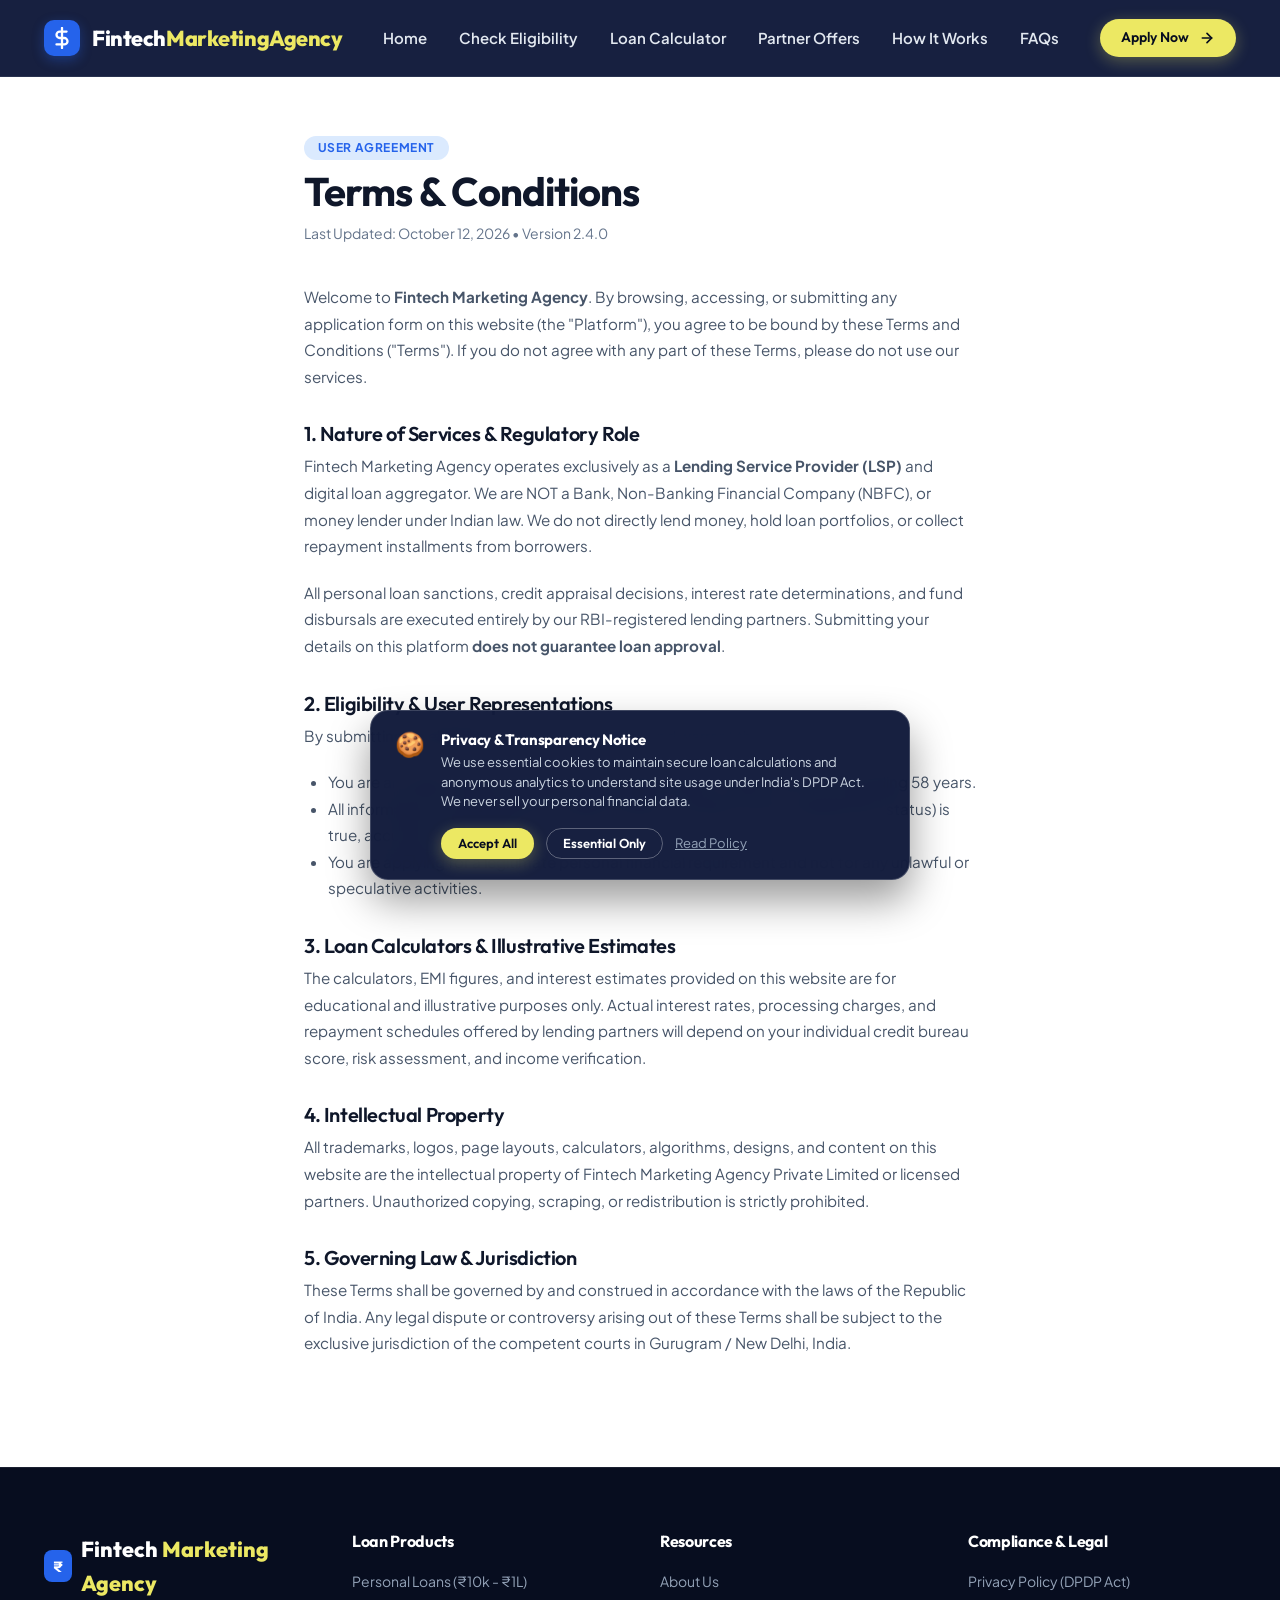
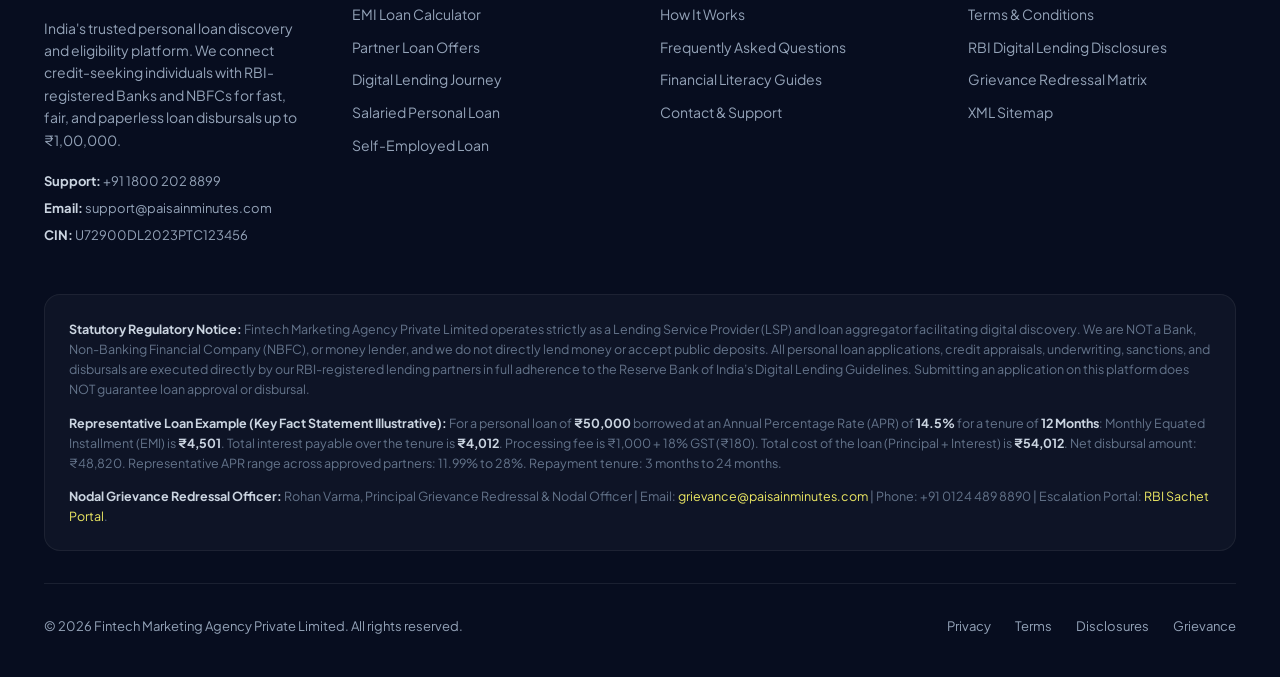
<file: terms-and-conditions.html>
<!DOCTYPE html>
<html lang="en">
<head>
  <meta charset="UTF-8">
  <meta name="viewport" content="width=device-width, initial-scale=1.0, maximum-scale=5.0">
  <meta http-equiv="X-UA-Compatible" content="ie=edge">

  <!-- Primary SEO Meta Tags -->
  <title>Terms &amp; Conditions – Platform Usage Agreement | Fintech Marketing Agency | Fintech Marketing Agency</title>
  <meta name="title" content="Terms &amp; Conditions – Platform Usage Agreement | Fintech Marketing Agency | Fintech Marketing Agency">
  <meta name="description" content="Terms and Conditions governing the use of the Fintech Marketing Agency personal loan discovery platform, eligibility calculators, and partner referral services.">
  <link rel="canonical" href="http://localhost:8000/">
  <meta name="robots" content="index, follow, max-image-preview:large, max-snippet:-1, max-video-preview:-1">
  <meta name="theme-color" content="#0b1536">

  <!-- Open Graph / Facebook -->
  <meta property="og:type" content="website">
  <meta property="og:url" content="http://localhost:8000/">
  <meta property="og:title" content="Terms &amp; Conditions – Platform Usage Agreement | Fintech Marketing Agency | Fintech Marketing Agency">
  <meta property="og:description" content="Terms and Conditions governing the use of the Fintech Marketing Agency personal loan discovery platform, eligibility calculators, and partner referral services.">
  <meta property="og:image" content="http://localhost:8000/assets/images/og-preview.png">
  <meta property="og:site_name" content="Fintech Marketing Agency">
  <meta property="og:locale" content="en_IN">

  <!-- Twitter Cards -->
  <meta name="twitter:card" content="summary_large_image">
  <meta name="twitter:url" content="http://localhost:8000/">
  <meta name="twitter:title" content="Terms &amp; Conditions – Platform Usage Agreement | Fintech Marketing Agency | Fintech Marketing Agency">
  <meta name="twitter:description" content="Terms and Conditions governing the use of the Fintech Marketing Agency personal loan discovery platform, eligibility calculators, and partner referral services.">
  <meta name="twitter:image" content="http://localhost:8000/assets/images/og-preview.png">

  <!-- Stylesheets -->
  <link rel="stylesheet" href="assets/css/design-system.css">
  <link rel="stylesheet" href="assets/css/components.css">
  <link rel="stylesheet" href="assets/css/pages.css">

  <!-- Schema.org JSON-LD Structured Data for Financial Platform & Lending Service -->
  <script type="application/ld+json">
  {
    "@context": "https://schema.org",
    "@graph": [
      {
        "@type": "Organization",
        "@id": "http://localhost:8000/#organization",
        "name": "Fintech Marketing Agency Private Limited",
        "alternateName": "Fintech Marketing Agency",
        "url": "http://localhost:8000",
        "telephone": "+91 1800 202 8899",
        "email": "support@paisainminutes.com",
        "address": {
          "@type": "PostalAddress",
          "streetAddress": "Tower B, 4th Floor, FinTech Park, Cyber City",
          "addressLocality": "Gurugram",
          "addressRegion": "Haryana",
          "postalCode": "122002",
          "addressCountry": "IN"
        }
      },
      {
        "@type": "FinancialProduct",
        "name": "Fintech Marketing Agency Personal Loan Discovery",
        "description": "Short-term personal loan discovery service up to ₹1,00,000 with flexible tenures of 3 to 24 months.",
        "provider": {
          "@id": "http://localhost:8000/#organization"
        },
        "annualPercentageRate": {
          "@type": "QuantitativeValue",
          "minValue": 11.99,
          "maxValue": 28,
          "unitText": "PERCENT"
        },
        "amount": {
          "@type": "MonetaryAmount",
          "currency": "INR",
          "minValue": 10000,
          "maxValue": 100000        }
      }
    ]
  }
  </script>

  <!-- Client-Side Analytics Configuration -->
  <script>
    window.PIM_ANALYTICS_CONFIG = {
      ga4Id: "G-DEMO12345",
      pixelId: "987654321012345",
      debug: true,
    };
  </script>
</head>
<body>
<header class="site-header" role="banner">
  <div class="container site-nav">
    <!-- Brand Logo -->
    <a href="index.html" class="nav-brand" aria-label="Fintech Marketing Agency Homepage">
      <div class="nav-brand-logo">
        <svg width="22" height="22" viewBox="0 0 24 24" fill="none" stroke="currentColor" stroke-width="2.5" stroke-linecap="round" stroke-linejoin="round">
          <line x1="12" y1="1" x2="12" y2="23"></line>
          <path d="M17 5H9.5a3.5 3.5 0 0 0 0 7h5a3.5 3.5 0 0 1 0 7H6"></path>
        </svg>
      </div>
      <div>
        Fintech<span class="accent">MarketingAgency</span>
      </div>
    </a>

    <!-- Navigation Links -->
    <nav aria-label="Main Navigation">
      <ul class="nav-links" id="navLinks">
        <li>
          <a href="index.html" class="nav-link ">Home</a>
        </li>
        <li>
          <a href="check-eligibility.html" class="nav-link ">Check Eligibility</a>
        </li>
        <li>
          <a href="personal-loan-calculator.html" class="nav-link ">Loan Calculator</a>
        </li>
        <li>
          <a href="offers.html" class="nav-link ">Partner Offers</a>
        </li>
        <li>
          <a href="how-it-works.html" class="nav-link ">How It Works</a>
        </li>
        <li>
          <a href="faq.html" class="nav-link ">FAQs</a>
        </li>
      </ul>
    </nav>

    <!-- Header Actions -->
    <div class="nav-actions">
      <a href="check-eligibility.html" class="btn btn-yellow btn-sm" id="navCtaBtn">
        Apply Now
        <svg width="16" height="16" viewBox="0 0 24 24" fill="none" stroke="currentColor" stroke-width="2.5" stroke-linecap="round" stroke-linejoin="round">
          <line x1="5" y1="12" x2="19" y2="12"></line>
          <polyline points="12 5 19 12 12 19"></polyline>
        </svg>
      </a>

      <!-- Mobile Hamburger Button -->
      <button class="nav-toggle-btn" id="navToggleBtn" aria-label="Toggle navigation menu" aria-expanded="false">
        &#9776;
      </button>
    </div>
  </div>
</header>
<main id="mainContent">

<section class="section" style="background:#ffffff; padding-top:3.5rem;">
  <div class="container container-slim">
    <div style="margin-bottom: 2.5rem;">
      <span class="badge badge-royal" style="margin-bottom:0.5rem;">User Agreement</span>
      <h1 class="heading-2" style="margin-bottom:0.5rem;">Terms &amp; Conditions</h1>
      <p style="font-size:0.875rem; color:var(--text-muted);">
        Last Updated: October 12, 2026 &bull; Version 2.4.0
      </p>
    </div>

    <div style="font-size:0.95rem; color:var(--text-secondary); line-height:1.75;">
      <p style="margin-bottom:1.25rem;">
        Welcome to <strong>Fintech Marketing Agency</strong>. By browsing, accessing, or submitting any application form on this website (the "Platform"), you agree to be bound by these Terms and Conditions ("Terms"). If you do not agree with any part of these Terms, please do not use our services.
      </p>

      <h2 class="heading-4" style="color:var(--text-primary); margin:2rem 0 0.5rem 0;">1. Nature of Services &amp; Regulatory Role</h2>
      <p style="margin-bottom:1.25rem;">
        Fintech Marketing Agency operates exclusively as a <strong>Lending Service Provider (LSP)</strong> and digital loan aggregator. We are NOT a Bank, Non-Banking Financial Company (NBFC), or money lender under Indian law. We do not directly lend money, hold loan portfolios, or collect repayment installments from borrowers.
      </p>
      <p style="margin-bottom:1.25rem;">
        All personal loan sanctions, credit appraisal decisions, interest rate determinations, and fund disbursals are executed entirely by our RBI-registered lending partners. Submitting your details on this platform <strong>does not guarantee loan approval</strong>.
      </p>

      <h2 class="heading-4" style="color:var(--text-primary); margin:2rem 0 0.5rem 0;">2. Eligibility &amp; User Representations</h2>
      <p style="margin-bottom:1.25rem;">
        By submitting an eligibility inquiry, you represent and warrant that:
      </p>
      <ul style="padding-left:1.5rem; margin-bottom:1.25rem;">
        <li>You are an Indian citizen residing in India, aged at least 21 years and not exceeding 58 years.</li>
        <li>All information provided (name, mobile number, monthly income, employment status) is true, accurate, and current.</li>
        <li>You are applying for a legitimate personal financial requirement and not for any unlawful or speculative activities.</li>
      </ul>

      <h2 class="heading-4" style="color:var(--text-primary); margin:2rem 0 0.5rem 0;">3. Loan Calculators &amp; Illustrative Estimates</h2>
      <p style="margin-bottom:1.25rem;">
        The calculators, EMI figures, and interest estimates provided on this website are for educational and illustrative purposes only. Actual interest rates, processing charges, and repayment schedules offered by lending partners will depend on your individual credit bureau score, risk assessment, and income verification.
      </p>

      <h2 class="heading-4" style="color:var(--text-primary); margin:2rem 0 0.5rem 0;">4. Intellectual Property</h2>
      <p style="margin-bottom:1.25rem;">
        All trademarks, logos, page layouts, calculators, algorithms, designs, and content on this website are the intellectual property of Fintech Marketing Agency Private Limited or licensed partners. Unauthorized copying, scraping, or redistribution is strictly prohibited.
      </p>

      <h2 class="heading-4" style="color:var(--text-primary); margin:2rem 0 0.5rem 0;">5. Governing Law &amp; Jurisdiction</h2>
      <p style="margin-bottom:1.25rem;">
        These Terms shall be governed by and construed in accordance with the laws of the Republic of India. Any legal dispute or controversy arising out of these Terms shall be subject to the exclusive jurisdiction of the competent courts in Gurugram / New Delhi, India.
      </p>
    </div>
  </div>
</section>

</main><!-- /#mainContent -->

<!-- Global Cookie Consent Notice -->
<aside id="cookieConsentBanner" style="display:none; position:fixed; bottom:20px; left:20px; right:20px; max-width:540px; margin:0 auto; z-index:9999; background:rgba(11,21,54,0.95); border:1px solid rgba(255,255,255,0.18); border-radius:18px; padding:1.25rem 1.5rem; backdrop-filter:blur(12px); box-shadow:0 20px 40px rgba(0,0,0,0.4); color:#fff;" role="dialog" aria-live="polite" aria-label="Privacy Consent Notice">
  <div style="display:flex; align-items:flex-start; gap:1rem;">
    <div style="font-size:1.5rem; line-height:1;">🍪</div>
    <div style="flex:1;">
      <h4 style="font-size:0.9375rem; font-weight:700; color:#fff; margin-bottom:0.35rem;">Privacy & Transparency Notice</h4>
      <p style="font-size:0.8125rem; color:#cbd5e1; line-height:1.5; margin-bottom:1rem;">
        We use essential cookies to maintain secure loan calculations and anonymous analytics to understand site usage under India's DPDP Act. We never sell your personal financial data.
      </p>
      <div style="display:flex; gap:0.75rem; flex-wrap:wrap;">
        <button type="button" id="acceptCookieBtn" class="btn btn-yellow btn-sm" style="font-size:0.8125rem; padding:0.4rem 1rem;">
          Accept All
        </button>
        <button type="button" id="declineCookieBtn" class="btn btn-outline-white btn-sm" style="font-size:0.8125rem; padding:0.4rem 1rem;">
          Essential Only
        </button>
        <a href="privacy-policy.html" style="color:#94a3b8; font-size:0.8125rem; align-self:center; text-decoration:underline;">Read Policy</a>
      </div>
    </div>
  </div>
</aside>

<footer class="site-footer" role="contentinfo">
  <div class="container">
    <div class="grid grid-cols-4" style="gap: 2.5rem;">
      <!-- Col 1: About & Brand -->
      <div style="grid-column: span 1.3;">
        <div style="display:flex; align-items:center; gap:0.6rem; margin-bottom:1rem;">
          <div style="width:32px; height:32px; background:var(--color-royal-600); border-radius:8px; display:flex; align-items:center; justify-content:center; color:#fff; font-weight:800;">
            ₹
          </div>
          <span style="font-family:var(--font-heading); font-size:1.35rem; font-weight:800; color:#fff;">
            Fintech<span style="color:var(--color-accent-yellow);"> Marketing Agency</span>
          </span>
        </div>
        <p style="color:#94a3b8; font-size:0.875rem; line-height:1.6; margin-bottom:1.25rem;">
          India's trusted personal loan discovery and eligibility platform. We connect credit-seeking individuals with RBI-registered Banks and NBFCs for fast, fair, and paperless loan disbursals up to ₹1,00,000.
        </p>
        <div style="display:flex; flex-direction:column; gap:0.4rem; font-size:0.8125rem;">
          <div><strong style="color:#cbd5e1;">Support:</strong> <a href="tel:+9118002028899">+91 1800 202 8899</a></div>
          <div><strong style="color:#cbd5e1;">Email:</strong> <a href="mailto:support@paisainminutes.com">support@paisainminutes.com</a></div>
          <div><strong style="color:#cbd5e1;">CIN:</strong> U72900DL2023PTC123456</div>
        </div>
      </div>

      <!-- Col 2: Products & Calculators -->
      <div>
        <h5>Loan Products</h5>
        <ul class="footer-links">
          <li><a href="check-eligibility.html">Personal Loans (₹10k - ₹1L)</a></li>
          <li><a href="personal-loan-calculator.html">EMI Loan Calculator</a></li>
          <li><a href="offers.html">Partner Loan Offers</a></li>
          <li><a href="how-it-works.html">Digital Lending Journey</a></li>
          <li><a href="check-eligibility.html?type=salaried">Salaried Personal Loan</a></li>
          <li><a href="check-eligibility.html?type=self-employed">Self-Employed Loan</a></li>
        </ul>
      </div>

      <!-- Col 3: Company & Education -->
      <div>
        <h5>Resources</h5>
        <ul class="footer-links">
          <li><a href="about.html">About Us</a></li>
          <li><a href="how-it-works.html">How It Works</a></li>
          <li><a href="faq.html">Frequently Asked Questions</a></li>
          <li><a href="blog.html">Financial Literacy Guides</a></li>
          <li><a href="contact.html">Contact & Support</a></li>
          
        </ul>
      </div>

      <!-- Col 4: Regulatory & Compliance -->
      <div>
        <h5>Compliance & Legal</h5>
        <ul class="footer-links">
          <li><a href="privacy-policy.html">Privacy Policy (DPDP Act)</a></li>
          <li><a href="terms-and-conditions.html">Terms & Conditions</a></li>
          <li><a href="loan-disclosures.html">RBI Digital Lending Disclosures</a></li>
          <li><a href="grievance-redressal.html">Grievance Redressal Matrix</a></li>
          <li><a href="sitemap.xml">XML Sitemap</a></li>
        </ul>
      </div>
    </div>

    <!-- Mandatory RBI Digital Lending & Key Fact Statement (KFS) Disclosures -->
    <div class="footer-disclosures">
      <p style="margin-bottom: 0.85rem;">
        <strong>Statutory Regulatory Notice:</strong> Fintech Marketing Agency Private Limited operates strictly as a Lending Service Provider (LSP) and loan aggregator facilitating digital discovery. We are NOT a Bank, Non-Banking Financial Company (NBFC), or money lender, and we do not directly lend money or accept public deposits. All personal loan applications, credit appraisals, underwriting, sanctions, and disbursals are executed directly by our RBI-registered lending partners in full adherence to the Reserve Bank of India’s Digital Lending Guidelines. Submitting an application on this platform does NOT guarantee loan approval or disbursal.
      </p>
      <p style="margin-bottom: 0.85rem;">
        <strong>Representative Loan Example (Key Fact Statement Illustrative):</strong> For a personal loan of <strong>₹50,000</strong> borrowed at an Annual Percentage Rate (APR) of <strong>14.5%</strong> for a tenure of <strong>12 Months</strong>: Monthly Equated Installment (EMI) is <strong>₹4,501</strong>. Total interest payable over the tenure is <strong>₹4,012</strong>. Processing fee is ₹1,000 + 18% GST (₹180). Total cost of the loan (Principal + Interest) is <strong>₹54,012</strong>. Net disbursal amount: ₹48,820. Representative APR range across approved partners: 11.99% to 28%. Repayment tenure: 3 months to 24 months.
      </p>
      <p>
        <strong>Nodal Grievance Redressal Officer:</strong> Rohan Varma, Principal Grievance Redressal &amp; Nodal Officer | Email: <a href="mailto:grievance@paisainminutes.com" style="color:#ece863;">grievance@paisainminutes.com</a> | Phone: +91 0124 489 8890 | Escalation Portal: <a href="https://sachet.rbi.org.in/" target="_blank" rel="noopener noreferrer" style="color:#ece863;">RBI Sachet Portal</a>.
      </p>
    </div>

    <!-- Bottom Copyright -->
    <div class="footer-bottom">
      <div>
        &copy; 2026 Fintech Marketing Agency Private Limited. All rights reserved.
      </div>
      <div style="display:flex; gap:1.5rem;">
        <a href="privacy-policy.html">Privacy</a>
        <a href="terms-and-conditions.html">Terms</a>
        <a href="loan-disclosures.html">Disclosures</a>
        <a href="grievance-redressal.html">Grievance</a>
      </div>
    </div>
  </div>
</footer>

<!-- Core JavaScript Assets -->
<script src="assets/js/main.js" defer></script>
<script src="assets/js/analytics.js" defer></script>
</body>
</html>
</file>
<file: assets/css/design-system.css>
/* ==============================================================================
   PAISA IN MINUTES - CORE DESIGN SYSTEM & TOKENS
   Aesthetic inspiration from Milestone template:
   Sophisticated navy tones, rich royal blue, butter-yellow & salmon accents,
   sculpted border radii, subtle micro-motion, and fluid typography.
   ============================================================================== */

@import url('https://fonts.googleapis.com/css2?family=Outfit:wght@400;500;600;700;800&family=Plus+Jakarta+Sans:wght@400;500;600;700&display=swap');

:root {
  /* --- Primary Color Palette --- */
  --color-navy-950: #070d1f;
  --color-navy-900: #0b1536;
  --color-navy-800: #122153;
  --color-navy-700: #1c327a;
  
  --color-royal-600: #2563eb;
  --color-royal-500: #3b82f6;
  --color-royal-400: #60a5fa;
  --color-royal-100: #dbeafe;
  --color-royal-50: #eff6ff;

  /* --- Accent Colors (From Reference Style) --- */
  --color-accent-yellow: #ece863;
  --color-accent-yellow-light: #fef9c3;
  --color-accent-yellow-dark: #d5d038;
  
  --color-accent-salmon: #f4bea9;
  --color-accent-salmon-dark: #e07a5f;
  
  --color-accent-emerald: #10b981;
  --color-accent-emerald-light: #ecfdf5;

  /* --- Backgrounds & Neutrals --- */
  --bg-primary: #f8fafc;
  --bg-surface: #ffffff;
  --bg-surface-subtle: #f1f5f9;
  --bg-card: #ffffff;
  --bg-navy: var(--color-navy-900);
  --bg-navy-card: #111e47;

  /* --- Text Colors --- */
  --text-primary: #0f172a;
  --text-secondary: #475569;
  --text-muted: #64748b;
  --text-light: #94a3b8;
  --text-white: #ffffff;
  --text-on-navy: #f8fafc;

  /* --- Borders & Outlines --- */
  --border-subtle: #e2e8f0;
  --border-medium: #cbd5e1;
  --border-navy: rgba(255, 255, 255, 0.12);
  --border-focus: var(--color-royal-600);

  /* --- Typography --- */
  --font-heading: 'Outfit', -apple-system, BlinkMacSystemFont, 'Segoe UI', Roboto, sans-serif;
  --font-body: 'Plus Jakarta Sans', -apple-system, BlinkMacSystemFont, 'Segoe UI', Roboto, sans-serif;

  /* --- Radii --- */
  --radius-xs: 6px;
  --radius-sm: 10px;
  --radius-md: 16px;
  --radius-lg: 24px;
  --radius-xl: 32px;
  --radius-pill: 9999px;

  /* --- Layered Shadows --- */
  --shadow-xs: 0 1px 2px rgba(11, 21, 54, 0.05);
  --shadow-sm: 0 4px 6px -1px rgba(11, 21, 54, 0.05), 0 2px 4px -2px rgba(11, 21, 54, 0.05);
  --shadow-md: 0 12px 24px -4px rgba(11, 21, 54, 0.08), 0 4px 6px -2px rgba(11, 21, 54, 0.03);
  --shadow-lg: 0 24px 48px -12px rgba(11, 21, 54, 0.12), 0 8px 16px -4px rgba(11, 21, 54, 0.04);
  --shadow-glow: 0 0 25px rgba(37, 99, 235, 0.25);
  --shadow-yellow-glow: 0 0 25px rgba(236, 232, 99, 0.35);

  /* --- Transitions --- */
  --transition-fast: 150ms cubic-bezier(0.4, 0, 0.2, 1);
  --transition-normal: 250ms cubic-bezier(0.4, 0, 0.2, 1);
  --transition-smooth: 400ms cubic-bezier(0.16, 1, 0.3, 1);
}

/* --- Global Reset & Box Sizing --- */
*, *::before, *::after {
  box-sizing: border-box;
  margin: 0;
  padding: 0;
}

html {
  font-size: 16px;
  scroll-behavior: smooth;
  -webkit-font-smoothing: antialiased;
  -moz-osx-font-smoothing: grayscale;
}

body {
  font-family: var(--font-body);
  font-size: 1rem;
  line-height: 1.6;
  color: var(--text-primary);
  background-color: var(--bg-primary);
  overflow-x: hidden;
  min-height: 100vh;
  display: flex;
  flex-direction: column;
}

main {
  flex: 1 0 auto;
}

img, svg {
  display: block;
  max-width: 100%;
}

a {
  color: inherit;
  text-decoration: none;
  transition: color var(--transition-fast);
}

button, input, select, textarea {
  font: inherit;
}

/* --- Container & Grid --- */
.container {
  width: 100%;
  max-width: 1240px;
  margin-left: auto;
  margin-right: auto;
  padding-left: 1.5rem;
  padding-right: 1.5rem;
}

.container-narrow {
  max-width: 960px;
}

.container-slim {
  max-width: 720px;
}

.grid {
  display: grid;
  gap: 1.5rem;
}

.grid-cols-2 { grid-template-columns: repeat(2, minmax(0, 1fr)); }
.grid-cols-3 { grid-template-columns: repeat(3, minmax(0, 1fr)); }
.grid-cols-4 { grid-template-columns: repeat(4, minmax(0, 1fr)); }
.grid-cols-12 { grid-template-columns: repeat(12, minmax(0, 1fr)); }

@media (max-width: 991px) {
  .grid-cols-4, .grid-cols-3 { grid-template-columns: repeat(2, minmax(0, 1fr)); }
}

@media (max-width: 640px) {
  .grid-cols-4, .grid-cols-3, .grid-cols-2 { grid-template-columns: 1fr; }
  .container { padding-left: 1rem; padding-right: 1rem; }
}

/* --- Typography System --- */
h1, h2, h3, h4, h5, h6 {
  font-family: var(--font-heading);
  font-weight: 700;
  line-height: 1.15;
  color: var(--text-primary);
  letter-spacing: -0.02em;
}

.heading-display {
  font-size: clamp(2.5rem, 6vw, 4.25rem);
  font-weight: 800;
  line-height: 1.05;
  letter-spacing: -0.035em;
}

.heading-1 {
  font-size: clamp(2rem, 4.5vw, 3.25rem);
  font-weight: 800;
  letter-spacing: -0.03em;
}

.heading-2 {
  font-size: clamp(1.75rem, 3.5vw, 2.5rem);
  font-weight: 700;
  letter-spacing: -0.025em;
}

.heading-3 {
  font-size: clamp(1.25rem, 2.5vw, 1.75rem);
  font-weight: 700;
  letter-spacing: -0.015em;
}

.heading-4 {
  font-size: 1.25rem;
  font-weight: 600;
}

.text-lead {
  font-size: clamp(1.05rem, 1.5vw, 1.25rem);
  line-height: 1.55;
  color: var(--text-secondary);
}

.text-sm { font-size: 0.875rem; line-height: 1.5; }
.text-xs { font-size: 0.75rem; line-height: 1.4; }
.text-semibold { font-weight: 600; }
.text-bold { font-weight: 700; }
.text-muted { color: var(--text-muted); }
.text-royal { color: var(--color-royal-600); }
.text-yellow { color: var(--color-accent-yellow); }
.text-salmon { color: var(--color-accent-salmon); }
.text-white { color: var(--text-white); }
.text-center { text-align: center; }

/* Outline Text Effect (Matching Milestone webflow style) */
.text-outline {
  -webkit-text-fill-color: transparent;
  -webkit-text-stroke: 1.5px var(--color-accent-salmon);
}

.text-outline-yellow {
  -webkit-text-fill-color: transparent;
  -webkit-text-stroke: 1.5px var(--color-accent-yellow);
}

/* --- Section Spacing --- */
.section {
  padding-top: clamp(3.5rem, 7vw, 6.5rem);
  padding-bottom: clamp(3.5rem, 7vw, 6.5rem);
  position: relative;
}

.section-sm {
  padding-top: clamp(2rem, 4vw, 3.5rem);
  padding-bottom: clamp(2rem, 4vw, 3.5rem);
}

.section-navy {
  background-color: var(--bg-navy);
  color: var(--text-on-navy);
}

.section-navy h1, .section-navy h2, .section-navy h3, .section-navy h4 {
  color: var(--text-white);
}

.section-navy .text-secondary, .section-navy .text-lead {
  color: #cbd5e1;
}

/* Accessibility: Reduced Motion */
@media (prefers-reduced-motion: reduce) {
  *, *::before, *::after {
    animation-duration: 0.01ms !important;
    animation-iteration-count: 1 !important;
    transition-duration: 0.01ms !important;
    scroll-behavior: auto !important;
  }
}
</file>
<file: assets/css/components.css>
/* ==============================================================================
   PAISA IN MINUTES - REUSABLE COMPONENT LIBRARY
   Buttons, Cards, Sliders, Badges, Marquees, Accordions, Forms & Modals
   ============================================================================== */

/* --- Buttons --- */
.btn {
  display: inline-flex;
  align-items: center;
  justify-content: center;
  gap: 0.625rem;
  padding: 0.85rem 1.75rem;
  border-radius: var(--radius-pill);
  font-family: var(--font-heading);
  font-size: 1rem;
  font-weight: 600;
  line-height: 1.25;
  cursor: pointer;
  border: 1.5px solid transparent;
  text-decoration: none;
  transition: transform var(--transition-normal), box-shadow var(--transition-normal), background-color var(--transition-normal), color var(--transition-normal);
  user-select: none;
  position: relative;
  overflow: hidden;
  white-space: nowrap;
}

.btn:active {
  transform: scale(0.97);
}

.btn:focus-visible {
  outline: 3px solid var(--color-royal-400);
  outline-offset: 2px;
}

/* Primary Button (Royal Blue) */
.btn-primary {
  background-color: var(--color-royal-600);
  color: var(--text-white);
  box-shadow: 0 4px 14px rgba(37, 99, 235, 0.35);
}

.btn-primary:hover {
  background-color: #1d4ed8;
  transform: translateY(-2px);
  box-shadow: 0 8px 24px rgba(37, 99, 235, 0.45);
}

/* Accent Yellow Button (Milestone Style) */
.btn-yellow {
  background-color: var(--color-accent-yellow);
  color: var(--color-navy-950);
  box-shadow: 0 4px 16px rgba(236, 232, 99, 0.3);
}

.btn-yellow:hover {
  background-color: #fff975;
  transform: translateY(-2px);
  box-shadow: 0 8px 24px rgba(236, 232, 99, 0.45);
}

/* Salmon Button */
.btn-salmon {
  background-color: var(--color-accent-salmon);
  color: var(--color-navy-950);
  box-shadow: 0 4px 14px rgba(244, 190, 169, 0.35);
}

.btn-salmon:hover {
  background-color: #f7cebe;
  transform: translateY(-2px);
}

/* Outline Buttons */
.btn-outline-white {
  background-color: transparent;
  color: var(--text-white);
  border-color: rgba(255, 255, 255, 0.3);
}

.btn-outline-white:hover {
  background-color: rgba(255, 255, 255, 0.1);
  border-color: var(--text-white);
  transform: translateY(-2px);
}

.btn-outline-navy {
  background-color: transparent;
  color: var(--color-navy-900);
  border-color: var(--color-navy-900);
}

.btn-outline-navy:hover {
  background-color: var(--color-navy-900);
  color: var(--text-white);
  transform: translateY(-2px);
}

.btn-lg {
  padding: 1.1rem 2.25rem;
  font-size: 1.125rem;
}

.btn-sm {
  padding: 0.55rem 1.25rem;
  font-size: 0.875rem;
}

.btn-block {
  width: 100%;
}

/* --- Badges & Pills --- */
.badge {
  display: inline-flex;
  align-items: center;
  gap: 0.4rem;
  padding: 0.35rem 0.85rem;
  border-radius: var(--radius-pill);
  font-size: 0.75rem;
  font-weight: 700;
  text-transform: uppercase;
  letter-spacing: 0.05em;
  line-height: 1;
}

.badge-yellow {
  background-color: var(--color-accent-yellow);
  color: var(--color-navy-950);
}

.badge-royal {
  background-color: var(--color-royal-100);
  color: var(--color-royal-600);
}

.badge-salmon {
  background-color: #fde8e1;
  color: var(--color-accent-salmon-dark);
}

.badge-emerald {
  background-color: var(--color-accent-emerald-light);
  color: var(--color-accent-emerald);
}

.badge-navy {
  background-color: rgba(255, 255, 255, 0.12);
  color: #f1f5f9;
  border: 1px solid rgba(255, 255, 255, 0.2);
}

/* --- Cards --- */
.card {
  background: var(--bg-card);
  border: 1px solid var(--border-subtle);
  border-radius: var(--radius-lg);
  padding: 2rem;
  box-shadow: var(--shadow-sm);
  transition: transform var(--transition-normal), box-shadow var(--transition-normal), border-color var(--transition-normal);
}

.card:hover {
  box-shadow: var(--shadow-md);
  transform: translateY(-3px);
  border-color: var(--border-medium);
}

.card-navy {
  background: var(--bg-navy-card);
  border: 1px solid var(--border-navy);
  color: var(--text-white);
  box-shadow: 0 10px 30px rgba(7, 13, 31, 0.3);
}

.card-navy:hover {
  border-color: rgba(255, 255, 255, 0.25);
  box-shadow: 0 16px 40px rgba(7, 13, 31, 0.45);
}

.card-featured {
  border: 2px solid var(--color-royal-500);
  box-shadow: var(--shadow-glow);
  position: relative;
}

.card-featured::before {
  content: 'TOP RECOMMENDED';
  position: absolute;
  top: -12px;
  right: 24px;
  background: var(--color-royal-600);
  color: #fff;
  font-size: 0.6875rem;
  font-weight: 800;
  padding: 4px 12px;
  border-radius: var(--radius-pill);
  letter-spacing: 0.06em;
}

/* --- Custom Range Sliders --- */
.range-slider-wrap {
  position: relative;
  margin: 1.5rem 0 1rem 0;
}

.range-slider {
  -webkit-appearance: none;
  appearance: none;
  width: 100%;
  height: 8px;
  border-radius: var(--radius-pill);
  background: #e2e8f0;
  outline: none;
  cursor: pointer;
  transition: background var(--transition-fast);
}

.range-slider::-webkit-slider-thumb {
  -webkit-appearance: none;
  appearance: none;
  width: 28px;
  height: 28px;
  border-radius: 50%;
  background: var(--color-royal-600);
  border: 3px solid #ffffff;
  box-shadow: 0 2px 8px rgba(37, 99, 235, 0.4), 0 0 0 1px rgba(37, 99, 235, 0.2);
  cursor: pointer;
  transition: transform var(--transition-fast), box-shadow var(--transition-fast);
}

.range-slider::-moz-range-thumb {
  width: 28px;
  height: 28px;
  border-radius: 50%;
  background: var(--color-royal-600);
  border: 3px solid #ffffff;
  box-shadow: 0 2px 8px rgba(37, 99, 235, 0.4);
  cursor: pointer;
}

.range-slider:active::-webkit-slider-thumb,
.range-slider:focus::-webkit-slider-thumb {
  transform: scale(1.15);
  box-shadow: 0 0 0 8px rgba(37, 99, 235, 0.2);
}

.range-slider-labels {
  display: flex;
  justify-content: space-between;
  margin-top: 0.5rem;
  font-size: 0.8125rem;
  font-weight: 600;
  color: var(--text-muted);
}

/* --- Segmented Tenure Pills --- */
.segmented-control {
  display: flex;
  background-color: var(--bg-surface-subtle);
  padding: 4px;
  border-radius: var(--radius-pill);
  border: 1px solid var(--border-subtle);
  gap: 4px;
  overflow-x: auto;
}

.segmented-pill {
  flex: 1;
  text-align: center;
  padding: 0.5rem 0.85rem;
  border-radius: var(--radius-pill);
  font-size: 0.875rem;
  font-weight: 600;
  color: var(--text-secondary);
  cursor: pointer;
  border: none;
  background: transparent;
  transition: all var(--transition-fast);
  white-space: nowrap;
}

.segmented-pill:hover {
  color: var(--text-primary);
}

.segmented-pill.active {
  background-color: var(--color-royal-600);
  color: var(--text-white);
  box-shadow: 0 2px 8px rgba(37, 99, 235, 0.3);
}

/* --- Tickers & Marquees (Milestone Look & Feel) --- */
.marquee-container {
  overflow: hidden;
  user-select: none;
  display: flex;
  gap: 2rem;
  position: relative;
  padding: 1.25rem 0;
  border-top: 1px solid rgba(255, 255, 255, 0.08);
  border-bottom: 1px solid rgba(255, 255, 255, 0.08);
}

.marquee-track {
  flex-shrink: 0;
  display: flex;
  align-items: center;
  gap: 2rem;
  min-width: 100%;
  animation: marquee-scroll 24s linear infinite;
}

.marquee-track-reverse {
  animation: marquee-scroll-reverse 28s linear infinite;
}

.marquee-item {
  display: inline-flex;
  align-items: center;
  gap: 1.25rem;
  font-family: var(--font-heading);
  font-size: clamp(1.25rem, 2.5vw, 1.85rem);
  font-weight: 700;
  letter-spacing: -0.01em;
  text-transform: uppercase;
}

.marquee-icon {
  width: 24px;
  height: 24px;
  fill: var(--color-accent-yellow);
}

@keyframes marquee-scroll {
  from { transform: translateX(0); }
  to { transform: translateX(-100%); }
}

@keyframes marquee-scroll-reverse {
  from { transform: translateX(-100%); }
  to { transform: translateX(0); }
}

/* --- Form Controls --- */
.form-group {
  margin-bottom: 1.25rem;
  text-align: left;
}

.form-label {
  display: block;
  font-weight: 600;
  font-size: 0.875rem;
  color: var(--text-primary);
  margin-bottom: 0.4rem;
}

.form-label-desc {
  font-size: 0.75rem;
  color: var(--text-muted);
  font-weight: 400;
  margin-left: 0.25rem;
}

.form-control {
  width: 100%;
  padding: 0.85rem 1rem;
  border-radius: var(--radius-sm);
  border: 1.5px solid var(--border-medium);
  background-color: var(--bg-surface);
  color: var(--text-primary);
  font-size: 0.95rem;
  transition: border-color var(--transition-fast), box-shadow var(--transition-fast);
}

.form-control:focus {
  outline: none;
  border-color: var(--color-royal-600);
  box-shadow: 0 0 0 4px rgba(37, 99, 235, 0.15);
}

.form-control.is-invalid {
  border-color: #ef4444;
  background-color: #fef2f2;
}

.form-control.is-valid {
  border-color: #10b981;
}

.form-error {
  font-size: 0.75rem;
  color: #ef4444;
  margin-top: 0.35rem;
  display: block;
  font-weight: 500;
}

.input-with-icon {
  position: relative;
}

.input-icon-prefix {
  position: absolute;
  left: 1rem;
  top: 50%;
  transform: translateY(-50%);
  font-weight: 700;
  color: var(--text-muted);
  pointer-events: none;
}

.input-with-icon .form-control {
  padding-left: 2.5rem;
}

/* --- Multi-Step Wizard Progress Bar --- */
.wizard-progress {
  display: flex;
  align-items: center;
  justify-content: space-between;
  position: relative;
  margin-bottom: 2.5rem;
}

.wizard-progress::before {
  content: '';
  position: absolute;
  top: 18px;
  left: 0;
  right: 0;
  height: 3px;
  background: var(--border-subtle);
  z-index: 1;
}

.wizard-progress-bar {
  position: absolute;
  top: 18px;
  left: 0;
  height: 3px;
  background: var(--color-royal-600);
  z-index: 2;
  transition: width var(--transition-smooth);
}

.wizard-step {
  position: relative;
  z-index: 3;
  display: flex;
  flex-direction: column;
  align-items: center;
  gap: 0.4rem;
}

.wizard-circle {
  width: 38px;
  height: 38px;
  border-radius: 50%;
  background: var(--bg-surface);
  border: 3px solid var(--border-subtle);
  display: flex;
  align-items: center;
  justify-content: center;
  font-weight: 700;
  font-size: 0.875rem;
  color: var(--text-muted);
  transition: all var(--transition-normal);
}

.wizard-step.active .wizard-circle {
  border-color: var(--color-royal-600);
  color: var(--color-royal-600);
  box-shadow: 0 0 0 4px rgba(37, 99, 235, 0.2);
}

.wizard-step.completed .wizard-circle {
  background: var(--color-royal-600);
  border-color: var(--color-royal-600);
  color: #fff;
}

.wizard-label {
  font-size: 0.75rem;
  font-weight: 600;
  color: var(--text-muted);
}

.wizard-step.active .wizard-label {
  color: var(--color-royal-600);
}

/* --- Accordions (FAQ) --- */
.accordion {
  display: flex;
  flex-direction: column;
  gap: 1rem;
}

.accordion-item {
  border: 1px solid var(--border-subtle);
  border-radius: var(--radius-md);
  background: var(--bg-surface);
  overflow: hidden;
  transition: border-color var(--transition-fast), box-shadow var(--transition-fast);
}

.accordion-item:hover {
  border-color: var(--border-medium);
}

.accordion-item.open {
  border-color: var(--color-royal-500);
  box-shadow: var(--shadow-sm);
}

.accordion-header {
  padding: 1.25rem 1.5rem;
  display: flex;
  align-items: center;
  justify-content: space-between;
  cursor: pointer;
  user-select: none;
  font-weight: 700;
  font-size: 1.0625rem;
  color: var(--text-primary);
}

.accordion-icon {
  width: 24px;
  height: 24px;
  flex-shrink: 0;
  transition: transform var(--transition-normal);
  stroke: var(--color-royal-600);
}

.accordion-item.open .accordion-icon {
  transform: rotate(180deg);
}

.accordion-body {
  max-height: 0;
  overflow: hidden;
  transition: max-height var(--transition-smooth), padding var(--transition-smooth);
  padding: 0 1.5rem;
  color: var(--text-secondary);
  font-size: 0.95rem;
  line-height: 1.6;
}

.accordion-item.open .accordion-body {
  padding-bottom: 1.25rem;
}

/* --- Modals --- */
.modal-overlay {
  position: fixed;
  inset: 0;
  background: rgba(7, 13, 31, 0.6);
  backdrop-filter: blur(4px);
  z-index: 1000;
  display: flex;
  align-items: center;
  justify-content: center;
  padding: 1rem;
  opacity: 0;
  visibility: hidden;
  transition: opacity var(--transition-normal), visibility var(--transition-normal);
}

.modal-overlay.open {
  opacity: 1;
  visibility: visible;
}

.modal-dialog {
  background: var(--bg-surface);
  border-radius: var(--radius-lg);
  max-width: 580px;
  width: 100%;
  max-height: 90vh;
  overflow-y: auto;
  box-shadow: var(--shadow-lg);
  padding: 2.25rem;
  transform: scale(0.95);
  transition: transform var(--transition-normal);
}

.modal-overlay.open .modal-dialog {
  transform: scale(1);
}

.modal-header {
  display: flex;
  justify-content: space-between;
  align-items: flex-start;
  margin-bottom: 1.5rem;
}

.modal-close-btn {
  background: none;
  border: none;
  cursor: pointer;
  padding: 4px;
  color: var(--text-muted);
}
</file>
<file: assets/css/pages.css>
/* ==============================================================================
   PAISA IN MINUTES - PAGE LAYOUTS & COMPOSITIONS
   Navbar, Hero, Calculators, Eligibility Wizard, Offers Grid & Legal Pages
   ============================================================================== */

/* --- Navbar --- */
.site-header {
  position: sticky;
  top: 0;
  z-index: 100;
  background-color: rgba(11, 21, 54, 0.95);
  backdrop-filter: blur(12px);
  -webkit-backdrop-filter: blur(12px);
  border-bottom: 1px solid rgba(255, 255, 255, 0.08);
  transition: all var(--transition-normal);
}

.site-nav {
  display: flex;
  align-items: center;
  justify-content: space-between;
  height: 76px;
}

.nav-brand {
  display: flex;
  align-items: center;
  gap: 0.75rem;
  font-family: var(--font-heading);
  font-size: 1.35rem;
  font-weight: 800;
  color: var(--text-white);
  letter-spacing: -0.02em;
}

.nav-brand-logo {
  width: 36px;
  height: 36px;
  background: var(--color-royal-600);
  border-radius: 10px;
  display: flex;
  align-items: center;
  justify-content: center;
  color: #fff;
  font-weight: 800;
  box-shadow: 0 4px 12px rgba(37, 99, 235, 0.35);
}

.nav-brand span.accent {
  color: var(--color-accent-yellow);
}

.nav-links {
  display: flex;
  align-items: center;
  gap: 2rem;
  list-style: none;
}

.nav-link {
  color: #e2e8f0;
  font-size: 0.9375rem;
  font-weight: 600;
  transition: color var(--transition-fast);
  padding: 0.5rem 0;
  position: relative;
}

.nav-link:hover,
.nav-link.active {
  color: var(--color-accent-yellow);
}

.nav-actions {
  display: flex;
  align-items: center;
  gap: 1rem;
}

/* Mobile Hamburger Toggle */
.nav-toggle-btn {
  display: none;
  background: none;
  border: 1px solid rgba(255, 255, 255, 0.2);
  color: #fff;
  padding: 8px 12px;
  border-radius: var(--radius-sm);
  cursor: pointer;
  font-size: 1.25rem;
}

@media (max-width: 991px) {
  .nav-links {
    position: fixed;
    top: 76px;
    left: 0;
    right: 0;
    background: var(--color-navy-950);
    flex-direction: column;
    padding: 2rem 1.5rem;
    gap: 1.25rem;
    border-bottom: 1px solid rgba(255, 255, 255, 0.1);
    transform: translateY(-150%);
    transition: transform var(--transition-smooth);
    box-shadow: var(--shadow-lg);
  }

  .nav-links.open {
    transform: translateY(0);
  }

  .nav-toggle-btn {
    display: block;
  }
}

/* --- Hero Section --- */
.hero-section {
  background: radial-gradient(circle at 85% 15%, rgba(37, 99, 235, 0.22) 0%, transparent 60%),
              radial-gradient(circle at 10% 85%, rgba(236, 232, 99, 0.08) 0%, transparent 50%),
              var(--color-navy-900);
  color: var(--text-white);
  padding-top: clamp(3rem, 6vw, 5.5rem);
  padding-bottom: clamp(3.5rem, 7vw, 6rem);
  position: relative;
  overflow: hidden;
}

.hero-grid {
  display: grid;
  grid-template-columns: 1.15fr 0.85fr;
  align-items: center;
  gap: clamp(2rem, 4vw, 4rem);
}

@media (max-width: 991px) {
  .hero-grid {
    grid-template-columns: 1fr;
  }
}

.hero-content {
  display: flex;
  flex-direction: column;
  gap: 1.5rem;
}

.hero-badges {
  display: flex;
  flex-wrap: wrap;
  gap: 0.625rem;
}

.hero-title {
  color: var(--text-white);
  line-height: 1.05;
}

.hero-title span.salmon-outline {
  display: inline-block;
  -webkit-text-fill-color: transparent;
  -webkit-text-stroke: 1.5px var(--color-accent-salmon);
}

.hero-ctas {
  display: flex;
  flex-wrap: wrap;
  align-items: center;
  gap: 1rem;
  margin-top: 0.75rem;
}

.hero-trust-metrics {
  display: grid;
  grid-template-columns: repeat(3, 1fr);
  gap: 1rem;
  padding-top: 1.5rem;
  border-top: 1px solid rgba(255, 255, 255, 0.12);
  margin-top: 1rem;
}

.metric-number {
  font-family: var(--font-heading);
  font-size: 1.5rem;
  font-weight: 800;
  color: var(--color-accent-yellow);
}

.metric-label {
  font-size: 0.8125rem;
  color: #94a3b8;
  margin-top: 0.2rem;
}

/* Hero Calculator Card */
.hero-calc-card {
  background: rgba(17, 30, 71, 0.85);
  border: 1px solid rgba(255, 255, 255, 0.15);
  border-radius: var(--radius-xl);
  padding: 2.25rem;
  backdrop-filter: blur(16px);
  box-shadow: 0 25px 60px rgba(0, 0, 0, 0.35);
}

.calc-card-header {
  display: flex;
  justify-content: space-between;
  align-items: center;
  margin-bottom: 1.5rem;
  padding-bottom: 1rem;
  border-bottom: 1px solid rgba(255, 255, 255, 0.1);
}

.hero-emi-display {
  background: rgba(37, 99, 235, 0.18);
  border: 1px solid rgba(37, 99, 235, 0.4);
  border-radius: var(--radius-md);
  padding: 1.25rem;
  text-align: center;
  margin: 1.5rem 0;
}

.emi-amount-large {
  font-family: var(--font-heading);
  font-size: clamp(2rem, 3.5vw, 2.75rem);
  font-weight: 800;
  color: var(--color-accent-yellow);
  line-height: 1;
  margin: 0.35rem 0;
}

/* --- Process Section (Connected Path) --- */
.process-grid {
  display: grid;
  grid-template-columns: repeat(3, 1fr);
  gap: 2rem;
  position: relative;
  margin-top: 3rem;
}

@media (max-width: 840px) {
  .process-grid {
    grid-template-columns: 1fr;
  }
}

.process-step-card {
  background: var(--bg-surface);
  border: 1px solid var(--border-subtle);
  border-radius: var(--radius-lg);
  padding: 2.25rem 1.75rem;
  position: relative;
  transition: transform var(--transition-normal), box-shadow var(--transition-normal);
}

.process-step-card:hover {
  transform: translateY(-4px);
  box-shadow: var(--shadow-md);
  border-color: var(--color-royal-500);
}

.process-step-num {
  width: 44px;
  height: 44px;
  border-radius: 12px;
  background: var(--color-royal-100);
  color: var(--color-royal-600);
  font-family: var(--font-heading);
  font-size: 1.25rem;
  font-weight: 800;
  display: flex;
  align-items: center;
  justify-content: center;
  margin-bottom: 1.25rem;
}

/* --- Visual Chart (Principal vs Interest) --- */
.chart-container {
  display: flex;
  align-items: center;
  gap: 2rem;
  margin: 1.5rem 0;
}

@media (max-width: 540px) {
  .chart-container {
    flex-direction: column;
  }
}

.donut-chart-svg {
  width: 130px;
  height: 130px;
  transform: rotate(-90deg);
}

.chart-legend {
  display: flex;
  flex-direction: column;
  gap: 0.75rem;
  flex: 1;
}

.legend-item {
  display: flex;
  align-items: center;
  justify-content: space-between;
  font-size: 0.875rem;
}

.legend-color-dot {
  width: 12px;
  height: 12px;
  border-radius: 3px;
  display: inline-block;
  margin-right: 0.5rem;
}

/* --- Multi-Step Application Wizard Card --- */
.eligibility-wizard-card {
  background: var(--bg-surface);
  border: 1px solid var(--border-subtle);
  border-radius: var(--radius-xl);
  box-shadow: var(--shadow-lg);
  padding: clamp(1.5rem, 4vw, 3rem);
  max-width: 760px;
  margin: 0 auto;
}

.wizard-step-pane {
  display: none;
}

.wizard-step-pane.active {
  display: block;
  animation: fadeIn 300ms ease-out;
}

@keyframes fadeIn {
  from { opacity: 0; transform: translateY(8px); }
  to { opacity: 1; transform: translateY(0); }
}

.wizard-footer-actions {
  display: flex;
  justify-content: space-between;
  align-items: center;
  margin-top: 2rem;
  padding-top: 1.5rem;
  border-top: 1px solid var(--border-subtle);
}

/* Summary Review Box */
.review-summary-box {
  background: var(--bg-surface-subtle);
  border-radius: var(--radius-md);
  padding: 1.5rem;
  margin: 1.25rem 0;
}

.review-row {
  display: flex;
  justify-content: space-between;
  padding: 0.6rem 0;
  border-bottom: 1px solid var(--border-subtle);
  font-size: 0.9375rem;
}

.review-row:last-child {
  border-bottom: none;
}

/* Partner Offers Cards */
.offer-card {
  background: var(--bg-surface);
  border: 1px solid var(--border-subtle);
  border-radius: var(--radius-lg);
  padding: 1.75rem;
  display: flex;
  flex-direction: column;
  justify-content: space-between;
  transition: all var(--transition-normal);
}

.offer-card:hover {
  border-color: var(--color-royal-500);
  box-shadow: var(--shadow-md);
  transform: translateY(-3px);
}

.offer-header {
  display: flex;
  justify-content: space-between;
  align-items: flex-start;
  margin-bottom: 1rem;
}

.offer-features-grid {
  display: grid;
  grid-template-columns: repeat(2, 1fr);
  gap: 0.75rem;
  margin: 1.25rem 0;
  background: var(--bg-surface-subtle);
  padding: 1rem;
  border-radius: var(--radius-sm);
}

.offer-feature-item {
  font-size: 0.8125rem;
}

.offer-feature-item .feature-title {
  color: var(--text-muted);
}

.offer-feature-item .feature-val {
  font-weight: 700;
  color: var(--text-primary);
  margin-top: 2px;
}

/* --- Footer --- */
.site-footer {
  background-color: var(--color-navy-950);
  color: #94a3b8;
  border-top: 1px solid rgba(255, 255, 255, 0.08);
  padding-top: 4rem;
  padding-bottom: 2.5rem;
  font-size: 0.875rem;
}

.site-footer h5 {
  color: var(--text-white);
  font-size: 1rem;
  margin-bottom: 1.25rem;
  font-weight: 700;
}

.footer-links {
  list-style: none;
  display: flex;
  flex-direction: column;
  gap: 0.65rem;
}

.footer-links a:hover {
  color: var(--color-accent-yellow);
}

.footer-disclosures {
  background: rgba(255, 255, 255, 0.03);
  border: 1px solid rgba(255, 255, 255, 0.06);
  border-radius: var(--radius-md);
  padding: 1.5rem;
  margin-top: 3rem;
  font-size: 0.78125rem;
  line-height: 1.6;
  color: #64748b;
}

.footer-disclosures strong {
  color: #cbd5e1;
}

.footer-bottom {
  display: flex;
  justify-content: space-between;
  align-items: center;
  padding-top: 2rem;
  margin-top: 2rem;
  border-top: 1px solid rgba(255, 255, 255, 0.08);
  font-size: 0.8125rem;
}

@media (max-width: 768px) {
  .footer-bottom {
    flex-direction: column;
    gap: 1rem;
    text-align: center;
  }
}
</file>
